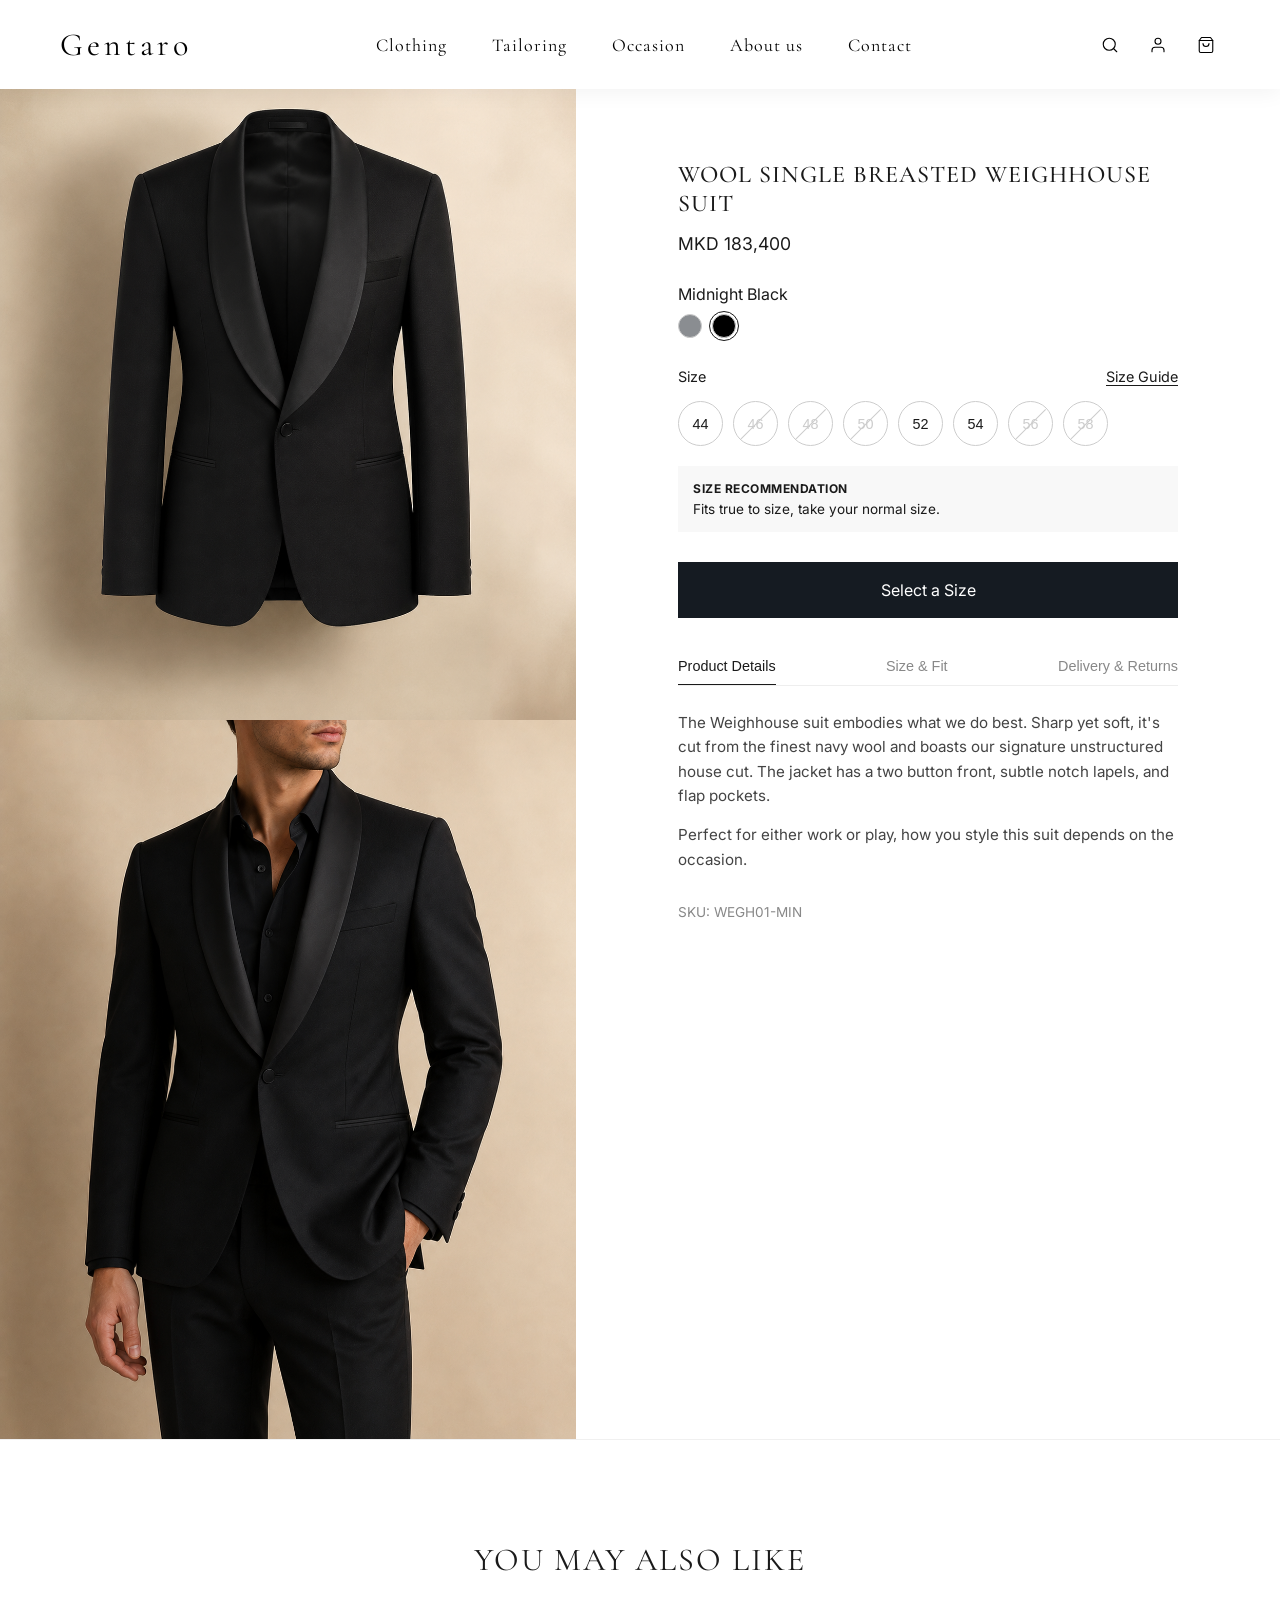
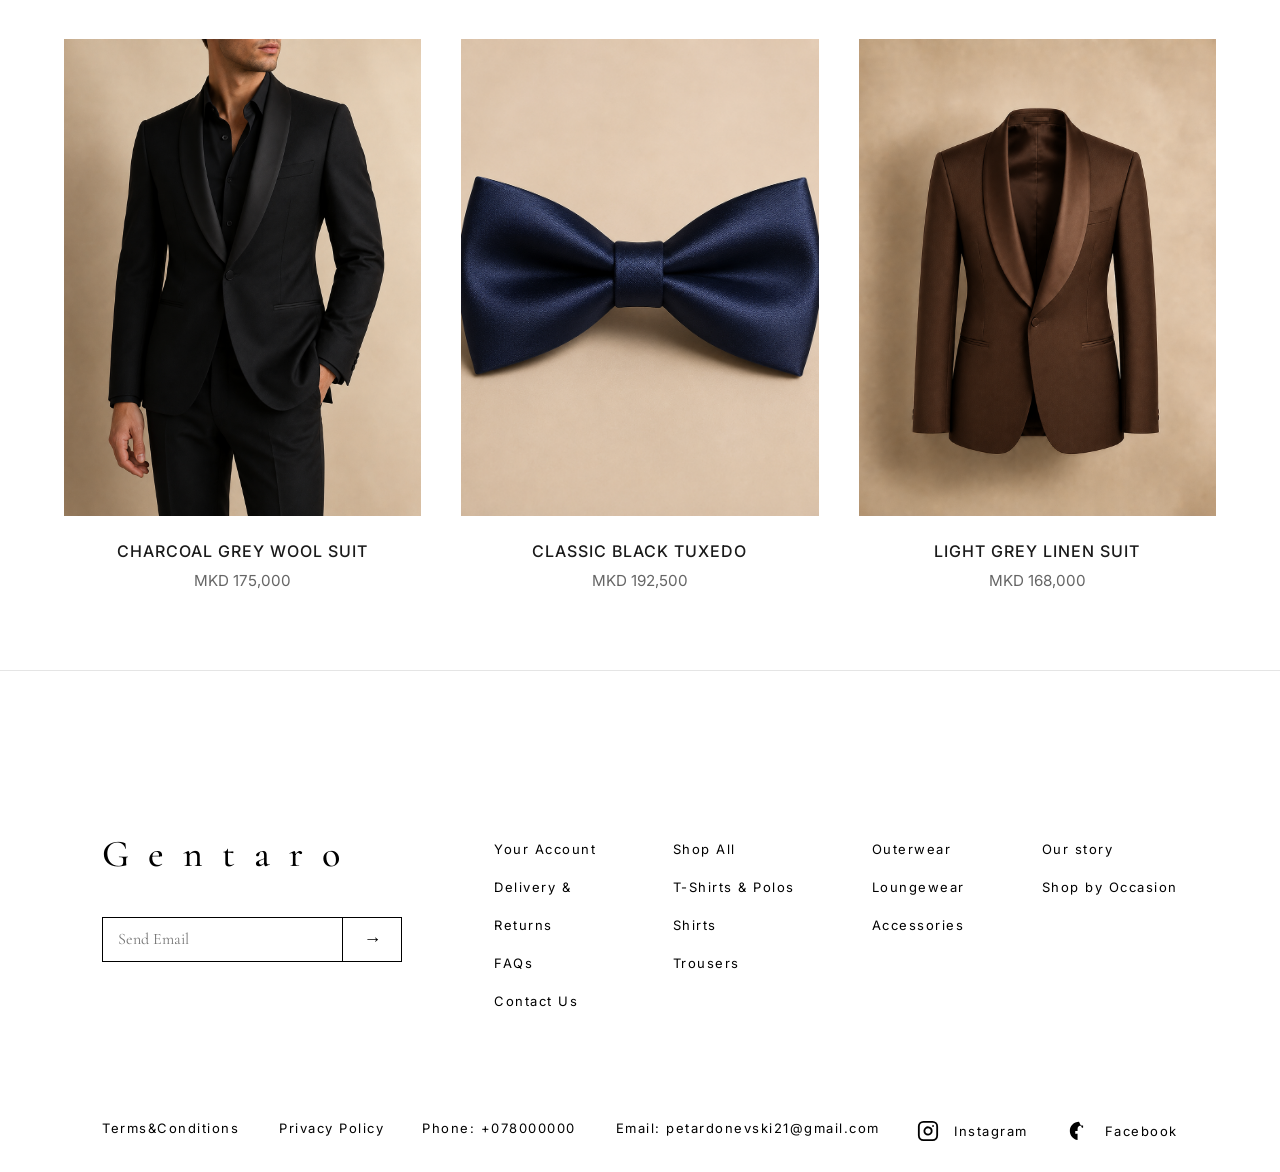
<file: PRODUCTS/index.html>
<!DOCTYPE html>
<html lang="en">
<head>
    <meta charset="UTF-8">
    <meta name="viewport" content="width=device-width, initial-scale=1.0">
    <title>Gentaro - Weighhouse Suit</title>
    <link href="https://fonts.googleapis.com/css2?family=Cormorant+Garamond:wght@400;500;600&family=Inter:wght@300;400;500;700&display=swap" rel="stylesheet">
    <link rel="stylesheet" href="style.css">
    <script src="script.js" defer></script>
</head>
<body>
      <header class="site-header">
    <a href="../index.html" class="logo">Gentaro</a>

    <nav class="nav-links">
        <!-- CLOTHING -->
        <div class="clothing-wrapper nav-item">
            <a href="#">Clothing</a>
            <div class="mega-menu">
                <div class="mega-menu-left">
                    <div class="mega-menu-column">
                        <h4>Categories</h4>
                        <a href="../SUITS/suits.html">Shop All</a>
                        <a href="../SUITS/suits.html">Suits</a>
                        <a href="../SUITS/suits.html">Outerwear</a>
                        <a href="../SUITS/suits.html">Accessories</a>
                    </div>
                    <div class="mega-menu-column">
                        <h4>Explore</h4>
                        <a href="#">New Arrivals</a>
                        <a href="#">Must Have</a>
                        <a href="#">Summer 2026</a>
                    </div>
                </div>
                <div class="mega-menu-right">
                    <div class="mega-img-wrapper">
                        <img src="../slikizaprva/levoclothing.png" alt="">
                    </div>
                    <div class="mega-img-wrapper">
                        <img src="../slikizaprva/clothingdesno.png" alt="">
                    </div>
                </div>
            </div>
        </div>

        <!-- TAILORING -->
        <div class="tailoring-wrapper nav-item">
            <a href="#">Tailoring</a>
            <div class="mega-menu">
                <div class="tailoring-grid">
                    <a href="#" class="tailoring-card">
                        <img src="../slikizaprva/BESPOKETAILORING.png" alt="">
                        <div class="card-overlay"></div>
                        <span class="card-title">Bespoke Tailoring</span>
                    </a>
                    <a href="#" class="tailoring-card">
                        <img src="../slikizaprva/MEASURE.png" alt="">
                        <div class="card-overlay"></div>
                        <span class="card-title">Made to Measure</span>
                    </a>
                    <a href="../TAILORING/tailoring.html" class="tailoring-card">
                        <img src="../slikizaprva/PROCESS.jpg" alt="">
                        <div class="card-overlay"></div>
                        <span class="card-title">The Process</span>
                    </a>
                </div>
            </div>
        </div>

        <!-- OCCASION -->
        <div class="occasion-wrapper nav-item">
            <a href="#">Occasion</a>
            <div class="mega-menu">
                <div class="occasion-left">
                    <div class="mega-menu-column">
                        <h4>Special Occasions</h4>
                        <a href="#">Party Season</a>
                        <a href="#">Wedding</a>
                        <a href="#">Date Night</a>
                        <a href="#">Black Tie</a>
                        <h4 style="margin-top: 30px;">Everyday</h4>
                        <a href="#">Weekend</a>
                        <a href="#">Work</a>
                    </div>
                </div>
                <div class="occasion-right">
                    <a href="#" class="occasion-card">
                        <img src="../slikizaprva/occasioneden.png" alt="">
                        <div class="card-overlay"></div>
                        <span class="card-title">Work</span>
                    </a>
                    <a href="#" class="occasion-card">
                        <img src="../slikizaprva/occasiondva.png" alt="">
                        <div class="card-overlay"></div>
                        <span class="card-title">Party</span>
                    </a>
                    <a href="#" class="occasion-card">
                        <img src="../slikizaprva/occasiontri.png" alt="">
                        <div class="card-overlay"></div>
                        <span class="card-title">Weekend</span>
                    </a>
                </div>
            </div>
        </div>

        <a href="../ABOUT/about.html">About us</a>
        <a href="../CONTACT/contact.html">Contact</a>
    </nav>

    <div class="header-icons">
        <button class="icon-btn" aria-label="Search">
            <svg width="18" height="18" viewBox="0 0 24 24" fill="none" stroke="currentColor" stroke-width="1.5" stroke-linecap="round" stroke-linejoin="round"><circle cx="11" cy="11" r="8"></circle><line x1="21" y1="21" x2="16.65" y2="16.65"></line></svg>
        </button>
        
        <a href="../LOGIN/login.html" class="icon-btn desktop-profile" aria-label="Profile">
            <svg width="18" height="18" viewBox="0 0 24 24" fill="none" stroke="currentColor" stroke-width="1.5" stroke-linecap="round" stroke-linejoin="round"><path d="M20 21v-2a4 4 0 0 0-4-4H8a4 4 0 0 0-4 4v2"></path><circle cx="12" cy="7" r="4"></circle></svg>
        </a>
        
        <button class="icon-btn" aria-label="Cart">
            <svg width="18" height="18" viewBox="0 0 24 24" fill="none" stroke="currentColor" stroke-width="1.5" stroke-linecap="round" stroke-linejoin="round"><path d="M6 2L3 6v14a2 2 0 0 0 2 2h14a2 2 0 0 0 2-2V6l-3-4z"></path><line x1="3" y1="6" x2="21" y2="6"></line><path d="M16 10a4 4 0 0 1-8 0"></path></svg>
        </button>

        <!-- ХАМБУРГЕР МЕНИ ЗА МОБИЛЕН -->
        <button class="icon-btn mobile-hamburger" id="mobileMenuOpenBtn" aria-label="Menu" style="display: none;">
            <svg width="22" height="22" viewBox="0 0 24 24" fill="none" stroke="currentColor" stroke-width="1.5" stroke-linecap="round" stroke-linejoin="round"><line x1="3" y1="12" x2="21" y2="12"></line><line x1="3" y1="6" x2="21" y2="6"></line><line x1="3" y1="18" x2="21" y2="18"></line></svg>
        </button>
    </div>
</header>
    
<section class="product-section">
    <!-- Сликите си остануваат чисти како што си беа на почетокот -->
    <div class="product-images">
        <img src="../SUITS/slikiodela/crnoprvo.png" alt="Navy Wool Suit Front">
        <img src="../SUITS/slikiodela/crnoprvohover.png" alt="Navy Wool Suit Detail">
    </div>

    <!-- ТОЧКИТЕ ГИ СТАВАМЕ ТУКА: Помеѓу сликите и деталите -->
    <div class="swiper-dots">
        <span class="dot active"></span>
        <span class="dot"></span>
    </div>
    <div class="product-details">
        <div class="details-content">
            <h1 class="product-title">Wool Single Breasted Weighhouse Suit</h1>
            <p class="product-price">MKD 183,400</p>
            
            <div class="color-selection">
                <p>Midnight Black</p>
                <div class="color-options">
                    <button class="color-btn grey"></button>
                    <button class="color-btn navy active"></button>
                </div>
            </div>

            <div class="size-selection">
                <div class="size-header">
                    <span>Size</span>
                    <a href="#" class="size-guide">Size Guide</a>
                </div>
                <div class="size-options">
                    <button class="size-btn">44</button>
                    <button class="size-btn disabled">46</button>
                    <button class="size-btn disabled">48</button>
                    <button class="size-btn disabled">50</button>
                    <button class="size-btn">52</button>
                    <button class="size-btn">54</button>
                    <button class="size-btn disabled">56</button>
                    <button class="size-btn disabled">58</button>
                </div>
            </div>

            <div class="size-recommendation">
                <strong>SIZE RECOMMENDATION</strong>
                <p>Fits true to size, take your normal size.</p>
            </div>

            <button class="add-to-cart-btn">Select a Size</button>

            <div class="product-accordion">
                <div class="accordion-tabs">
                    <button class="tab active" data-target="tab-details">Product Details</button>
                    <button class="tab" data-target="tab-size">Size & Fit</button>
                    <button class="tab" data-target="tab-delivery">Delivery & Returns</button>
                </div>
                
                <div class="accordion-content-wrapper">
                    <div class="tab-pane active" id="tab-details">
                        <p>The Weighhouse suit embodies what we do best. Sharp yet soft, it's cut from the finest navy wool and boasts our signature unstructured house cut. The jacket has a two button front, subtle notch lapels, and flap pockets.</p>
                        <p>Perfect for either work or play, how you style this suit depends on the occasion.</p>
                        <p class="sku">SKU: WEGH01-MIN</p>
                    </div>
                    
                    <div class="tab-pane" id="tab-size">
                        <p><strong>Fit:</strong> Tailored slim fit. We recommend sizing up if you prefer a slightly looser, traditional drape.</p>
                        <p><strong>Model:</strong> Our model is 185cm (6'1") tall, has a 98cm (38.5") chest, and wears a size 48 jacket.</p>
                        <p><strong>Trousers:</strong> Supplied unhemmed so they can be tailored to your exact length. Featuring a comfortable mid-rise waist.</p>
                    </div>
                    
                    <div class="tab-pane" id="tab-delivery">
                        <p><strong>Delivery:</strong> Free standard shipping on all orders over MKD 15,000. Express delivery (1-2 business days) is available at checkout.</p>
                        <p><strong>Returns:</strong> We offer a 14-day free return policy for unworn items with original tags still attached. Custom altered suits cannot be returned.</p>
                    </div>
                </div>
            </div>
        </div>
    </div>
</section>

<section class="similar-products">
    <h2 class="similar-title">You May Also Like</h2>
    
    <div class="similar-grid">
        <a href="#" class="similar-card">
            <div class="similar-img-wrapper">
                <img src="../SUITS/slikiodela/crnoprvohover.png" alt="Charcoal Grey Suit">
            </div>
            <div class="similar-info">
                <h3>Charcoal Grey Wool Suit</h3>
                <p>MKD 175,000</p>
            </div>
        </a>
        
        <a href="#" class="similar-card">
            <div class="similar-img-wrapper">
                <img src="../SUITS/slikiodela/mashna.png" alt="Classic Black Tuxedo">
            </div>
            <div class="similar-info">
                <h3>Classic Black Tuxedo</h3>
                <p>MKD 192,500</p>
            </div>
        </a>

        <a href="#" class="similar-card">
            <div class="similar-img-wrapper">
                <img src="../SUITS/slikiodela/kafeavo.png" alt="Light Grey Linen Suit">
            </div>
            <div class="similar-info">
                <h3>Light Grey Linen Suit</h3>
                <p>MKD 168,000</p>
            </div>
        </a>
    </div>
</section>

<footer class="site-footer">
    <div class="footer-top">
        <div class="footer-left">
            <h2 class="footer-logo">G e n t a r o</h2>
            <div class="newsletter-box">
                <input type="email" placeholder="Send Email" class="newsletter-input">
                <button class="newsletter-btn">→</button>
            </div>
        </div>
        
        <div class="footer-links">
            <div class="link-column">
                <a href="#" class="footer-link">Your Account</a>
                <a href="#" class="footer-link">Delivery &</a>
                <a href="#" class="footer-link">Returns</a>
                <a href="#" class="footer-link">FAQs</a>
                <a href="#" class="footer-link">Contact Us</a>
            </div>
            <div class="link-column">
                <a href="#" class="footer-link">Shop All</a>
                <a href="#" class="footer-link">T-Shirts & Polos</a>
                <a href="#" class="footer-link">Shirts</a>
                <a href="#" class="footer-link">Trousers</a>
            </div>
            <div class="link-column">
                <a href="#" class="footer-link">Outerwear</a>
                <a href="#" class="footer-link">Loungewear</a>
                <a href="#" class="footer-link">Accessories</a>
            </div>
            <div class="link-column">
                <a href="#" class="footer-link">Our story</a>
                <a href="#" class="footer-link">Shop by Occasion</a>
            </div>
        </div>
    </div>

    <div class="footer-bottom">
        <div class="bottom-left">
            <a href="#" class="footer-link">Terms&Conditions</a>
            <a href="#" class="footer-link">Privacy Policy</a>
        </div>
        
        <div class="bottom-center">
            <p>Phone: +078000000</p>
            <p>Email: petardonevski21@gmail.com</p>
        </div>
        
        <div class="bottom-right">
            <a href="#" class="footer-link social-link">
                <svg class="social-icon" viewBox="0 0 24 24" fill="none" stroke="currentColor" stroke-width="2" stroke-linecap="round" stroke-linejoin="round">
                    <rect x="2" y="2" width="20" height="20" rx="5" ry="5"></rect>
                    <path d="M16 11.37A4 4 0 1 1 12.63 8 4 4 0 0 1 16 11.37z"></path>
                    <line x1="17.5" y1="6.5" x2="17.51" y2="6.5"></line>
                </svg>
                Instagram
            </a>
            <a href="#" class="footer-link social-link">
                <svg class="social-icon" viewBox="0 0 24 24" fill="currentColor">
                    <path d="M12 2C6.477 2 2 6.477 2 12c0 4.991 3.657 9.128 8.438 9.878v-6.987h-2.54V12h2.54V9.797c0-2.506 1.492-3.89 3.777-3.89 1.094 0 2.238.195 2.238.195v2.46h-1.26c-1.243 0-1.63 1.562V12h2.773l-.443 2.89h-2.33v6.988C18.343 21.128 22 16.991 22 12c0-5.523-4.477-10-10-10z"></path>
                </svg>
                Facebook
            </a>
        </div>
    </div>
</footer>

<!-- SEARCH PANEL -->
<div class="search-overlay" id="searchOverlay"></div>
<div class="search-panel" id="searchPanel">
    <button class="search-close-btn" id="searchCloseBtn" aria-label="Close Search">
        <svg width="28" height="28" viewBox="0 0 24 24" fill="none" stroke="currentColor" stroke-width="1" stroke-linecap="round" stroke-linejoin="round"><line x1="18" y1="6" x2="6" y2="18"></line><line x1="6" y1="6" x2="18" y2="18"></line></svg>
    </button>
    <div class="search-content">
        <h2 class="search-title">Search</h2>
        <div class="search-input-wrapper">
            <input type="text" class="search-input" placeholder="What are you looking for?">
            <button class="search-submit-btn">
                <svg width="22" height="22" viewBox="0 0 24 24" fill="none" stroke="currentColor" stroke-width="1.5" stroke-linecap="round" stroke-linejoin="round"><circle cx="11" cy="11" r="8"></circle><line x1="21" y1="21" x2="16.65" y2="16.65"></line></svg>
            </button>
        </div>
        <div class="search-suggestions">
            <h3 class="suggestions-heading">Search Suggestions</h3>
            <ul class="suggestions-list">
                <li><a href="../SUITS/suits.html">Suits & Tailoring</a></li>
                <li><a href="#">New Arrivals</a></li>
                <li><a href="#">Summer 2026 Collection</a></li>
                <li><a href="#">Accessories</a></li>
            </ul>
        </div>
    </div>
</div>

<!-- CART PANEL -->
<div class="cart-overlay" id="cartOverlay"></div>
<div class="cart-panel" id="cartPanel">
    <div class="cart-header">
        <h2 class="cart-title">Shopping Bag</h2>
        <button class="cart-close-btn" id="cartCloseBtn" aria-label="Close Cart">
            <svg width="24" height="24" viewBox="0 0 24 24" fill="none" stroke="currentColor" stroke-width="1" stroke-linecap="round" stroke-linejoin="round"><line x1="18" y1="6" x2="6" y2="18"></line><line x1="6" y1="6" x2="18" y2="18"></line></svg>
        </button>
    </div>
    
    <div class="cart-content">
        <div class="cart-item">
            <div class="cart-item-img-wrapper">
                <img src="../PRODUCTS6CRVENO/slikiodela/crveno.png" alt="Graphite Tailoring" class="cart-item-img">
            </div>
            <div class="cart-item-details">
                <div class="cart-item-top">
                    <h3 class="cart-item-name">Graphite Tailoring</h3>
                    <div class="price-container">
                        <span class="currency">€</span>
                        <p class="cart-item-price">1,250.00</p>
                    </div>
                </div>
                <p class="cart-item-meta">Color: Charcoal</p>
                <p class="cart-item-meta">Size: 40R</p>
                <div class="cart-item-bottom">
                    <div class="cart-quantity">
                        <button class="qty-btn">-</button>
                        <span class="qty-num">1</span>
                        <button class="qty-btn">+</button>
                    </div>
                    <button class="cart-item-remove">Remove</button>
                </div>
            </div>
        </div>
    </div>

    <div class="cart-footer">
        <div class="cart-subtotal">
            <span>SUBTOTAL</span>
            <span>€ 1,250.00</span>
        </div>
        <p class="cart-shipping-note">Taxes and shipping calculated at checkout.</p>
        <button class="cart-checkout-btn">PROCEED TO CHECKOUT</button>
    </div>
</div>

<!-- МОБИЛНО МЕНИ (СЕ ПОЈАВУВА ОД ЛЕВО) -->
<div class="mobile-menu-panel" id="mobileMenuPanel">
    <div class="mobile-menu-top">
        <a href="../LOGIN/login.html" class="mobile-icon" aria-label="Profile">
            <svg width="22" height="22" viewBox="0 0 24 24" fill="none" stroke="currentColor" stroke-width="1.5" stroke-linecap="round" stroke-linejoin="round"><path d="M20 21v-2a4 4 0 0 0-4-4H8a4 4 0 0 0-4 4v2"></path><circle cx="12" cy="7" r="4"></circle></svg>
        </a>
        <a href="../index.html" class="mobile-logo">Gentaro</a>
        <button class="mobile-close-btn" id="mobileMenuCloseBtn">
            <svg width="24" height="24" viewBox="0 0 24 24" fill="none" stroke="currentColor" stroke-width="1" stroke-linecap="round" stroke-linejoin="round"><line x1="18" y1="6" x2="6" y2="18"></line><line x1="6" y1="6" x2="18" y2="18"></line></svg>
        </button>
    </div>
    
    <div class="mobile-menu-content">
        <!-- Clothing -->
        <div class="mobile-accordion">
            <button class="mobile-accordion-btn">Clothing <span class="caret">v</span></button>
            <div class="mobile-accordion-body">
                <h4 class="mob-cat-title">CATEGORIES</h4>
                <a href="../SUITS/suits.html">Shop All</a>
                <a href="../SUITS/suits.html">Suits</a>
                <a href="../SUITS/suits.html">Outerwear</a>
                <a href="../SUITS/suits.html">Accessories</a>
                <div class="mob-cat-images">
                    <img src="../slikizaprva/levoclothing.png" alt="">
                    <img src="../slikizaprva/clothingdesno.png" alt="">
                </div>
            </div>
        </div>

        <!-- Tailoring -->
        <div class="mobile-accordion">
            <button class="mobile-accordion-btn">Tailoring <span class="caret">v</span></button>
            <div class="mobile-accordion-body">
                <a href="#">Bespoke Tailoring</a>
                <a href="#">Made to Measure</a>
                <a href="../TAILORING/tailoring.html">The Process</a>
            </div>
        </div>

        <!-- Occasion -->
        <div class="mobile-accordion">
            <button class="mobile-accordion-btn">Occasion <span class="caret">v</span></button>
            <div class="mobile-accordion-body">
                <a href="#">Party Season</a>
                <a href="#">Wedding</a>
                <a href="#">Work</a>
            </div>
        </div>

        <a href="../ABOUT/about.html" class="mobile-single-link">About us <span class="caret">v</span></a>
        <a href="../CONTACT/contact.html" class="mobile-single-link">Contact <span class="caret">v</span></a>
    </div>
</div>

</body>
</html>
</file>
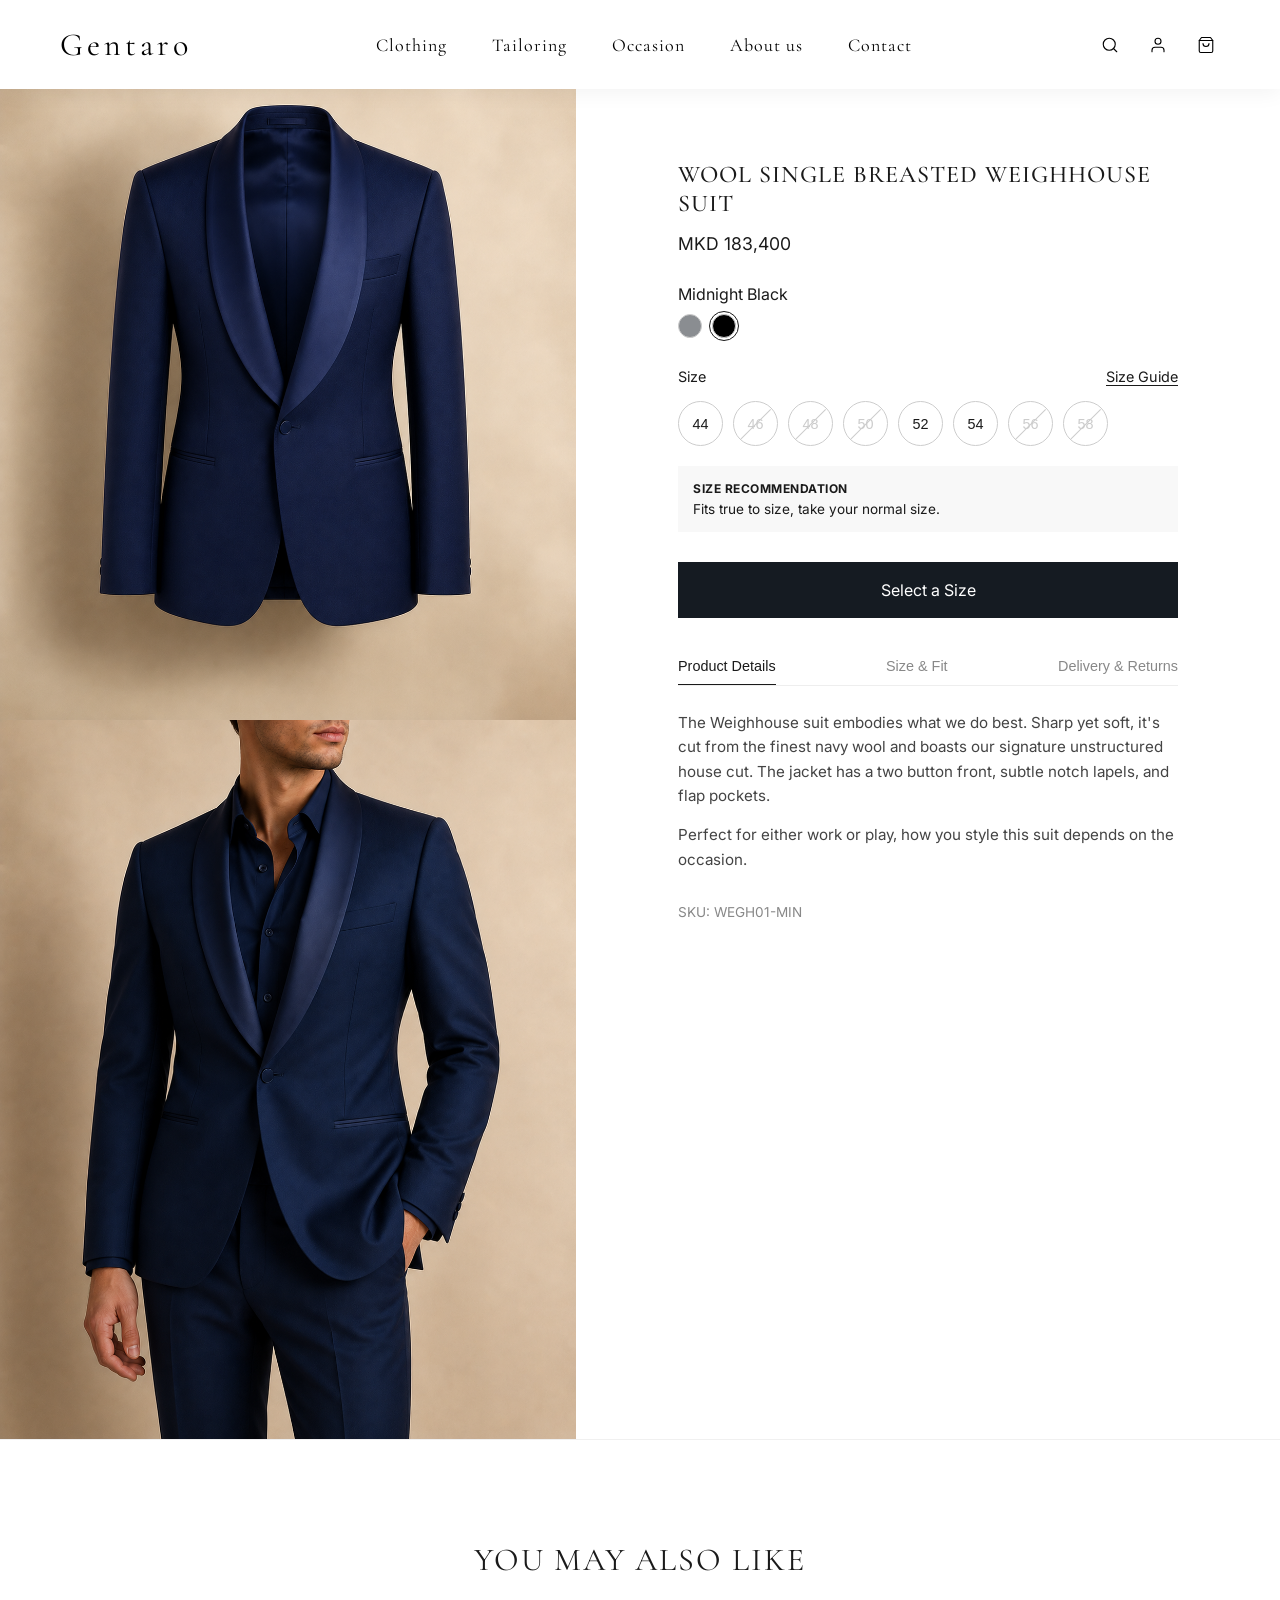
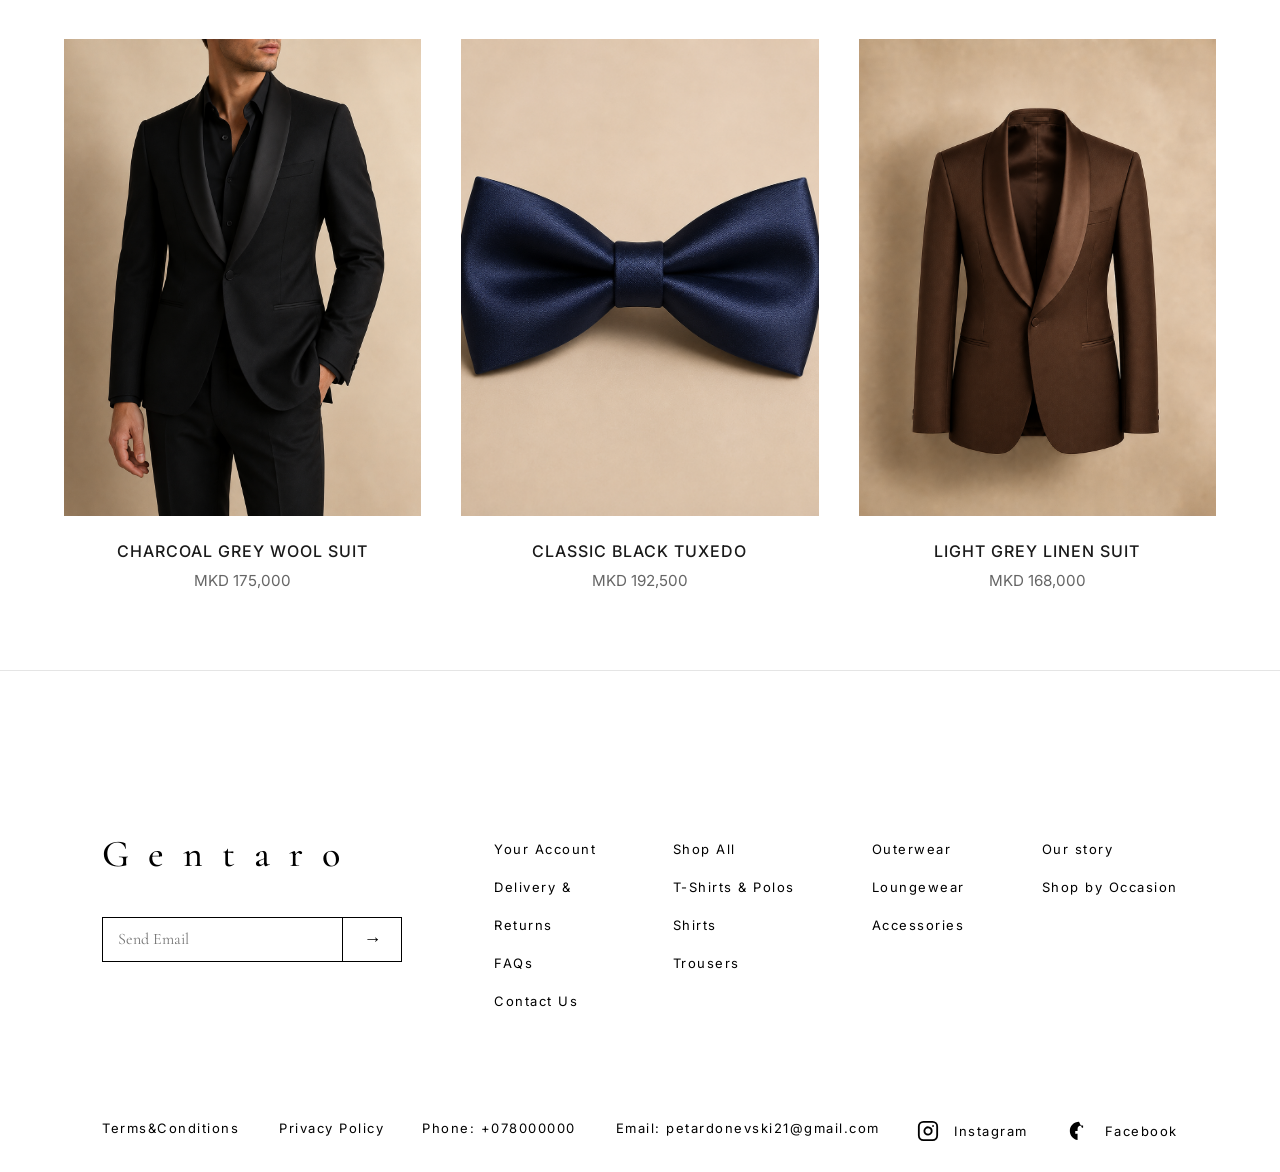
<file: PRODUCTS2PLAVO/index.html>
<!DOCTYPE html>
<html lang="en">
<head>
    <meta charset="UTF-8">
    <meta name="viewport" content="width=device-width, initial-scale=1.0">
    <title>Gentaro - Weighhouse Suit</title>
    <link href="https://fonts.googleapis.com/css2?family=Cormorant+Garamond:wght@400;500;600&family=Inter:wght@300;400;500;700&display=swap" rel="stylesheet">
    <link rel="stylesheet" href="style.css">
    <script src="script.js" defer></script>
</head>
<body>
      <header class="site-header">
    <a href="../index.html" class="logo">Gentaro</a>

    <nav class="nav-links">
        <!-- CLOTHING -->
        <div class="clothing-wrapper nav-item">
            <a href="#">Clothing</a>
            <div class="mega-menu">
                <div class="mega-menu-left">
                    <div class="mega-menu-column">
                        <h4>Categories</h4>
                        <a href="../SUITS/suits.html">Shop All</a>
                        <a href="../SUITS/suits.html">Suits</a>
                        <a href="../SUITS/suits.html">Outerwear</a>
                        <a href="../SUITS/suits.html">Accessories</a>
                    </div>
                    <div class="mega-menu-column">
                        <h4>Explore</h4>
                        <a href="#">New Arrivals</a>
                        <a href="#">Must Have</a>
                        <a href="#">Summer 2026</a>
                    </div>
                </div>
                <div class="mega-menu-right">
                    <div class="mega-img-wrapper">
                        <img src="../slikizaprva/levoclothing.png" alt="">
                    </div>
                    <div class="mega-img-wrapper">
                        <img src="../slikizaprva/clothingdesno.png" alt="">
                    </div>
                </div>
            </div>
        </div>

        <!-- TAILORING -->
        <div class="tailoring-wrapper nav-item">
            <a href="#">Tailoring</a>
            <div class="mega-menu">
                <div class="tailoring-grid">
                    <a href="#" class="tailoring-card">
                        <img src="../slikizaprva/BESPOKETAILORING.png" alt="">
                        <div class="card-overlay"></div>
                        <span class="card-title">Bespoke Tailoring</span>
                    </a>
                    <a href="#" class="tailoring-card">
                        <img src="../slikizaprva/MEASURE.png" alt="">
                        <div class="card-overlay"></div>
                        <span class="card-title">Made to Measure</span>
                    </a>
                    <a href="../TAILORING/tailoring.html" class="tailoring-card">
                        <img src="../slikizaprva/PROCESS.jpg" alt="">
                        <div class="card-overlay"></div>
                        <span class="card-title">The Process</span>
                    </a>
                </div>
            </div>
        </div>

        <!-- OCCASION -->
        <div class="occasion-wrapper nav-item">
            <a href="#">Occasion</a>
            <div class="mega-menu">
                <div class="occasion-left">
                    <div class="mega-menu-column">
                        <h4>Special Occasions</h4>
                        <a href="#">Party Season</a>
                        <a href="#">Wedding</a>
                        <a href="#">Date Night</a>
                        <a href="#">Black Tie</a>
                        <h4 style="margin-top: 30px;">Everyday</h4>
                        <a href="#">Weekend</a>
                        <a href="#">Work</a>
                    </div>
                </div>
                <div class="occasion-right">
                    <a href="#" class="occasion-card">
                        <img src="../slikizaprva/occasioneden.png" alt="">
                        <div class="card-overlay"></div>
                        <span class="card-title">Work</span>
                    </a>
                    <a href="#" class="occasion-card">
                        <img src="../slikizaprva/occasiondva.png" alt="">
                        <div class="card-overlay"></div>
                        <span class="card-title">Party</span>
                    </a>
                    <a href="#" class="occasion-card">
                        <img src="../slikizaprva/occasiontri.png" alt="">
                        <div class="card-overlay"></div>
                        <span class="card-title">Weekend</span>
                    </a>
                </div>
            </div>
        </div>

        <a href="../ABOUT/about.html">About us</a>
        <a href="../CONTACT/contact.html">Contact</a>
    </nav>

    <div class="header-icons">
        <button class="icon-btn" aria-label="Search">
            <svg width="18" height="18" viewBox="0 0 24 24" fill="none" stroke="currentColor" stroke-width="1.5" stroke-linecap="round" stroke-linejoin="round"><circle cx="11" cy="11" r="8"></circle><line x1="21" y1="21" x2="16.65" y2="16.65"></line></svg>
        </button>
        
        <a href="../LOGIN/login.html" class="icon-btn desktop-profile" aria-label="Profile">
            <svg width="18" height="18" viewBox="0 0 24 24" fill="none" stroke="currentColor" stroke-width="1.5" stroke-linecap="round" stroke-linejoin="round"><path d="M20 21v-2a4 4 0 0 0-4-4H8a4 4 0 0 0-4 4v2"></path><circle cx="12" cy="7" r="4"></circle></svg>
        </a>
        
        <button class="icon-btn" aria-label="Cart">
            <svg width="18" height="18" viewBox="0 0 24 24" fill="none" stroke="currentColor" stroke-width="1.5" stroke-linecap="round" stroke-linejoin="round"><path d="M6 2L3 6v14a2 2 0 0 0 2 2h14a2 2 0 0 0 2-2V6l-3-4z"></path><line x1="3" y1="6" x2="21" y2="6"></line><path d="M16 10a4 4 0 0 1-8 0"></path></svg>
        </button>

        <!-- ХАМБУРГЕР МЕНИ ЗА МОБИЛЕН -->
        <button class="icon-btn mobile-hamburger" id="mobileMenuOpenBtn" aria-label="Menu" style="display: none;">
            <svg width="22" height="22" viewBox="0 0 24 24" fill="none" stroke="currentColor" stroke-width="1.5" stroke-linecap="round" stroke-linejoin="round"><line x1="3" y1="12" x2="21" y2="12"></line><line x1="3" y1="6" x2="21" y2="6"></line><line x1="3" y1="18" x2="21" y2="18"></line></svg>
        </button>
    </div>
</header>

<section class="product-section">
    <div class="product-images">
        <img src="../SUITS/slikiodela/vtoro.png" alt="Navy Wool Suit Front">
        <img src="../SUITS/slikiodela/vtorohover.png" alt="Navy Wool Suit Detail">
    </div>

    <div class="product-details">
        <div class="details-content">
            <h1 class="product-title">Wool Single Breasted Weighhouse Suit</h1>
            <p class="product-price">MKD 183,400</p>
            
            <div class="color-selection">
                <p>Midnight Black</p>
                <div class="color-options">
                    <button class="color-btn grey"></button>
                    <button class="color-btn navy active"></button>
                </div>
            </div>

            <div class="size-selection">
                <div class="size-header">
                    <span>Size</span>
                    <a href="#" class="size-guide">Size Guide</a>
                </div>
                <div class="size-options">
                    <button class="size-btn">44</button>
                    <button class="size-btn disabled">46</button>
                    <button class="size-btn disabled">48</button>
                    <button class="size-btn disabled">50</button>
                    <button class="size-btn">52</button>
                    <button class="size-btn">54</button>
                    <button class="size-btn disabled">56</button>
                    <button class="size-btn disabled">58</button>
                </div>
            </div>

            <div class="size-recommendation">
                <strong>SIZE RECOMMENDATION</strong>
                <p>Fits true to size, take your normal size.</p>
            </div>

            <button class="add-to-cart-btn">Select a Size</button>

            <div class="product-accordion">
                <div class="accordion-tabs">
                    <button class="tab active" data-target="tab-details">Product Details</button>
                    <button class="tab" data-target="tab-size">Size & Fit</button>
                    <button class="tab" data-target="tab-delivery">Delivery & Returns</button>
                </div>
                
                <div class="accordion-content-wrapper">
                    <div class="tab-pane active" id="tab-details">
                        <p>The Weighhouse suit embodies what we do best. Sharp yet soft, it's cut from the finest navy wool and boasts our signature unstructured house cut. The jacket has a two button front, subtle notch lapels, and flap pockets.</p>
                        <p>Perfect for either work or play, how you style this suit depends on the occasion.</p>
                        <p class="sku">SKU: WEGH01-MIN</p>
                    </div>
                    
                    <div class="tab-pane" id="tab-size">
                        <p><strong>Fit:</strong> Tailored slim fit. We recommend sizing up if you prefer a slightly looser, traditional drape.</p>
                        <p><strong>Model:</strong> Our model is 185cm (6'1") tall, has a 98cm (38.5") chest, and wears a size 48 jacket.</p>
                        <p><strong>Trousers:</strong> Supplied unhemmed so they can be tailored to your exact length. Featuring a comfortable mid-rise waist.</p>
                    </div>
                    
                    <div class="tab-pane" id="tab-delivery">
                        <p><strong>Delivery:</strong> Free standard shipping on all orders over MKD 15,000. Express delivery (1-2 business days) is available at checkout.</p>
                        <p><strong>Returns:</strong> We offer a 14-day free return policy for unworn items with original tags still attached. Custom altered suits cannot be returned.</p>
                    </div>
                </div>
            </div>
        </div>
    </div>
</section>

<section class="similar-products">
    <h2 class="similar-title">You May Also Like</h2>
    
    <div class="similar-grid">
        <a href="#" class="similar-card">
            <div class="similar-img-wrapper">
                <img src="../SUITS/slikiodela/crnoprvohover.png" alt="Charcoal Grey Suit">
            </div>
            <div class="similar-info">
                <h3>Charcoal Grey Wool Suit</h3>
                <p>MKD 175,000</p>
            </div>
        </a>
        
        <a href="#" class="similar-card">
            <div class="similar-img-wrapper">
                <img src="../SUITS/slikiodela/mashna.png" alt="Classic Black Tuxedo">
            </div>
            <div class="similar-info">
                <h3>Classic Black Tuxedo</h3>
                <p>MKD 192,500</p>
            </div>
        </a>

        <a href="#" class="similar-card">
            <div class="similar-img-wrapper">
                <img src="../SUITS/slikiodela/kafeavo.png" alt="Light Grey Linen Suit">
            </div>
            <div class="similar-info">
                <h3>Light Grey Linen Suit</h3>
                <p>MKD 168,000</p>
            </div>
        </a>
    </div>
</section>

<footer class="site-footer">
    <div class="footer-top">
        <div class="footer-left">
            <h2 class="footer-logo">G e n t a r o</h2>
            <div class="newsletter-box">
                <input type="email" placeholder="Send Email" class="newsletter-input">
                <button class="newsletter-btn">→</button>
            </div>
        </div>
        
        <div class="footer-links">
            <div class="link-column">
                <a href="#" class="footer-link">Your Account</a>
                <a href="#" class="footer-link">Delivery &</a>
                <a href="#" class="footer-link">Returns</a>
                <a href="#" class="footer-link">FAQs</a>
                <a href="#" class="footer-link">Contact Us</a>
            </div>
            <div class="link-column">
                <a href="#" class="footer-link">Shop All</a>
                <a href="#" class="footer-link">T-Shirts & Polos</a>
                <a href="#" class="footer-link">Shirts</a>
                <a href="#" class="footer-link">Trousers</a>
            </div>
            <div class="link-column">
                <a href="#" class="footer-link">Outerwear</a>
                <a href="#" class="footer-link">Loungewear</a>
                <a href="#" class="footer-link">Accessories</a>
            </div>
            <div class="link-column">
                <a href="#" class="footer-link">Our story</a>
                <a href="#" class="footer-link">Shop by Occasion</a>
            </div>
        </div>
    </div>

    <div class="footer-bottom">
        <div class="bottom-left">
            <a href="#" class="footer-link">Terms&Conditions</a>
            <a href="#" class="footer-link">Privacy Policy</a>
        </div>
        
        <div class="bottom-center">
            <p>Phone: +078000000</p>
            <p>Email: petardonevski21@gmail.com</p>
        </div>
        
        <div class="bottom-right">
            <a href="#" class="footer-link social-link">
                <svg class="social-icon" viewBox="0 0 24 24" fill="none" stroke="currentColor" stroke-width="2" stroke-linecap="round" stroke-linejoin="round">
                    <rect x="2" y="2" width="20" height="20" rx="5" ry="5"></rect>
                    <path d="M16 11.37A4 4 0 1 1 12.63 8 4 4 0 0 1 16 11.37z"></path>
                    <line x1="17.5" y1="6.5" x2="17.51" y2="6.5"></line>
                </svg>
                Instagram
            </a>
            <a href="#" class="footer-link social-link">
                <svg class="social-icon" viewBox="0 0 24 24" fill="currentColor">
                    <path d="M12 2C6.477 2 2 6.477 2 12c0 4.991 3.657 9.128 8.438 9.878v-6.987h-2.54V12h2.54V9.797c0-2.506 1.492-3.89 3.777-3.89 1.094 0 2.238.195 2.238.195v2.46h-1.26c-1.243 0-1.63 1.562V12h2.773l-.443 2.89h-2.33v6.988C18.343 21.128 22 16.991 22 12c0-5.523-4.477-10-10-10z"></path>
                </svg>
                Facebook
            </a>
        </div>
    </div>
</footer>

<!-- SEARCH PANEL -->
<div class="search-overlay" id="searchOverlay"></div>
<div class="search-panel" id="searchPanel">
    <button class="search-close-btn" id="searchCloseBtn" aria-label="Close Search">
        <svg width="28" height="28" viewBox="0 0 24 24" fill="none" stroke="currentColor" stroke-width="1" stroke-linecap="round" stroke-linejoin="round"><line x1="18" y1="6" x2="6" y2="18"></line><line x1="6" y1="6" x2="18" y2="18"></line></svg>
    </button>
    <div class="search-content">
        <h2 class="search-title">Search</h2>
        <div class="search-input-wrapper">
            <input type="text" class="search-input" placeholder="What are you looking for?">
            <button class="search-submit-btn">
                <svg width="22" height="22" viewBox="0 0 24 24" fill="none" stroke="currentColor" stroke-width="1.5" stroke-linecap="round" stroke-linejoin="round"><circle cx="11" cy="11" r="8"></circle><line x1="21" y1="21" x2="16.65" y2="16.65"></line></svg>
            </button>
        </div>
        <div class="search-suggestions">
            <h3 class="suggestions-heading">Search Suggestions</h3>
            <ul class="suggestions-list">
                <li><a href="../SUITS/suits.html">Suits & Tailoring</a></li>
                <li><a href="#">New Arrivals</a></li>
                <li><a href="#">Summer 2026 Collection</a></li>
                <li><a href="#">Accessories</a></li>
            </ul>
        </div>
    </div>
</div>

<!-- CART PANEL -->
<div class="cart-overlay" id="cartOverlay"></div>
<div class="cart-panel" id="cartPanel">
    <div class="cart-header">
        <h2 class="cart-title">Shopping Bag</h2>
        <button class="cart-close-btn" id="cartCloseBtn" aria-label="Close Cart">
            <svg width="24" height="24" viewBox="0 0 24 24" fill="none" stroke="currentColor" stroke-width="1" stroke-linecap="round" stroke-linejoin="round"><line x1="18" y1="6" x2="6" y2="18"></line><line x1="6" y1="6" x2="18" y2="18"></line></svg>
        </button>
    </div>
    
    <div class="cart-content">
        <div class="cart-item">
            <div class="cart-item-img-wrapper">
                <img src="../PRODUCTS6CRVENO/slikiodela/crveno.png" alt="Graphite Tailoring" class="cart-item-img">
            </div>
            <div class="cart-item-details">
                <div class="cart-item-top">
                    <h3 class="cart-item-name">Graphite Tailoring</h3>
                    <div class="price-container">
                        <span class="currency">€</span>
                        <p class="cart-item-price">1,250.00</p>
                    </div>
                </div>
                <p class="cart-item-meta">Color: Charcoal</p>
                <p class="cart-item-meta">Size: 40R</p>
                <div class="cart-item-bottom">
                    <div class="cart-quantity">
                        <button class="qty-btn">-</button>
                        <span class="qty-num">1</span>
                        <button class="qty-btn">+</button>
                    </div>
                    <button class="cart-item-remove">Remove</button>
                </div>
            </div>
        </div>
    </div>

    <div class="cart-footer">
        <div class="cart-subtotal">
            <span>SUBTOTAL</span>
            <span>€ 1,250.00</span>
        </div>
        <p class="cart-shipping-note">Taxes and shipping calculated at checkout.</p>
        <button class="cart-checkout-btn">PROCEED TO CHECKOUT</button>
    </div>
</div>

<!-- МОБИЛНО МЕНИ (СЕ ПОЈАВУВА ОД ЛЕВО) -->
<div class="mobile-menu-panel" id="mobileMenuPanel">
    <div class="mobile-menu-top">
        <a href="../LOGIN/login.html" class="mobile-icon" aria-label="Profile">
            <svg width="22" height="22" viewBox="0 0 24 24" fill="none" stroke="currentColor" stroke-width="1.5" stroke-linecap="round" stroke-linejoin="round"><path d="M20 21v-2a4 4 0 0 0-4-4H8a4 4 0 0 0-4 4v2"></path><circle cx="12" cy="7" r="4"></circle></svg>
        </a>
        <a href="../index.html" class="mobile-logo">Gentaro</a>
        <button class="mobile-close-btn" id="mobileMenuCloseBtn">
            <svg width="24" height="24" viewBox="0 0 24 24" fill="none" stroke="currentColor" stroke-width="1" stroke-linecap="round" stroke-linejoin="round"><line x1="18" y1="6" x2="6" y2="18"></line><line x1="6" y1="6" x2="18" y2="18"></line></svg>
        </button>
    </div>
    
    <div class="mobile-menu-content">
        <!-- Clothing -->
        <div class="mobile-accordion">
            <button class="mobile-accordion-btn">Clothing <span class="caret">v</span></button>
            <div class="mobile-accordion-body">
                <h4 class="mob-cat-title">CATEGORIES</h4>
                <a href="../SUITS/suits.html">Shop All</a>
                <a href="../SUITS/suits.html">Suits</a>
                <a href="../SUITS/suits.html">Outerwear</a>
                <a href="../SUITS/suits.html">Accessories</a>
                <div class="mob-cat-images">
                    <img src="../slikizaprva/levoclothing.png" alt="">
                    <img src="../slikizaprva/clothingdesno.png" alt="">
                </div>
            </div>
        </div>

        <!-- Tailoring -->
        <div class="mobile-accordion">
            <button class="mobile-accordion-btn">Tailoring <span class="caret">v</span></button>
            <div class="mobile-accordion-body">
                <a href="#">Bespoke Tailoring</a>
                <a href="#">Made to Measure</a>
                <a href="../TAILORING/tailoring.html">The Process</a>
            </div>
        </div>

        <!-- Occasion -->
        <div class="mobile-accordion">
            <button class="mobile-accordion-btn">Occasion <span class="caret">v</span></button>
            <div class="mobile-accordion-body">
                <a href="#">Party Season</a>
                <a href="#">Wedding</a>
                <a href="#">Work</a>
            </div>
        </div>

        <a href="../ABOUT/about.html" class="mobile-single-link">About us <span class="caret">v</span></a>
        <a href="../CONTACT/contact.html" class="mobile-single-link">Contact <span class="caret">v</span></a>
    </div>
</div>

</body>
</html>
</file>
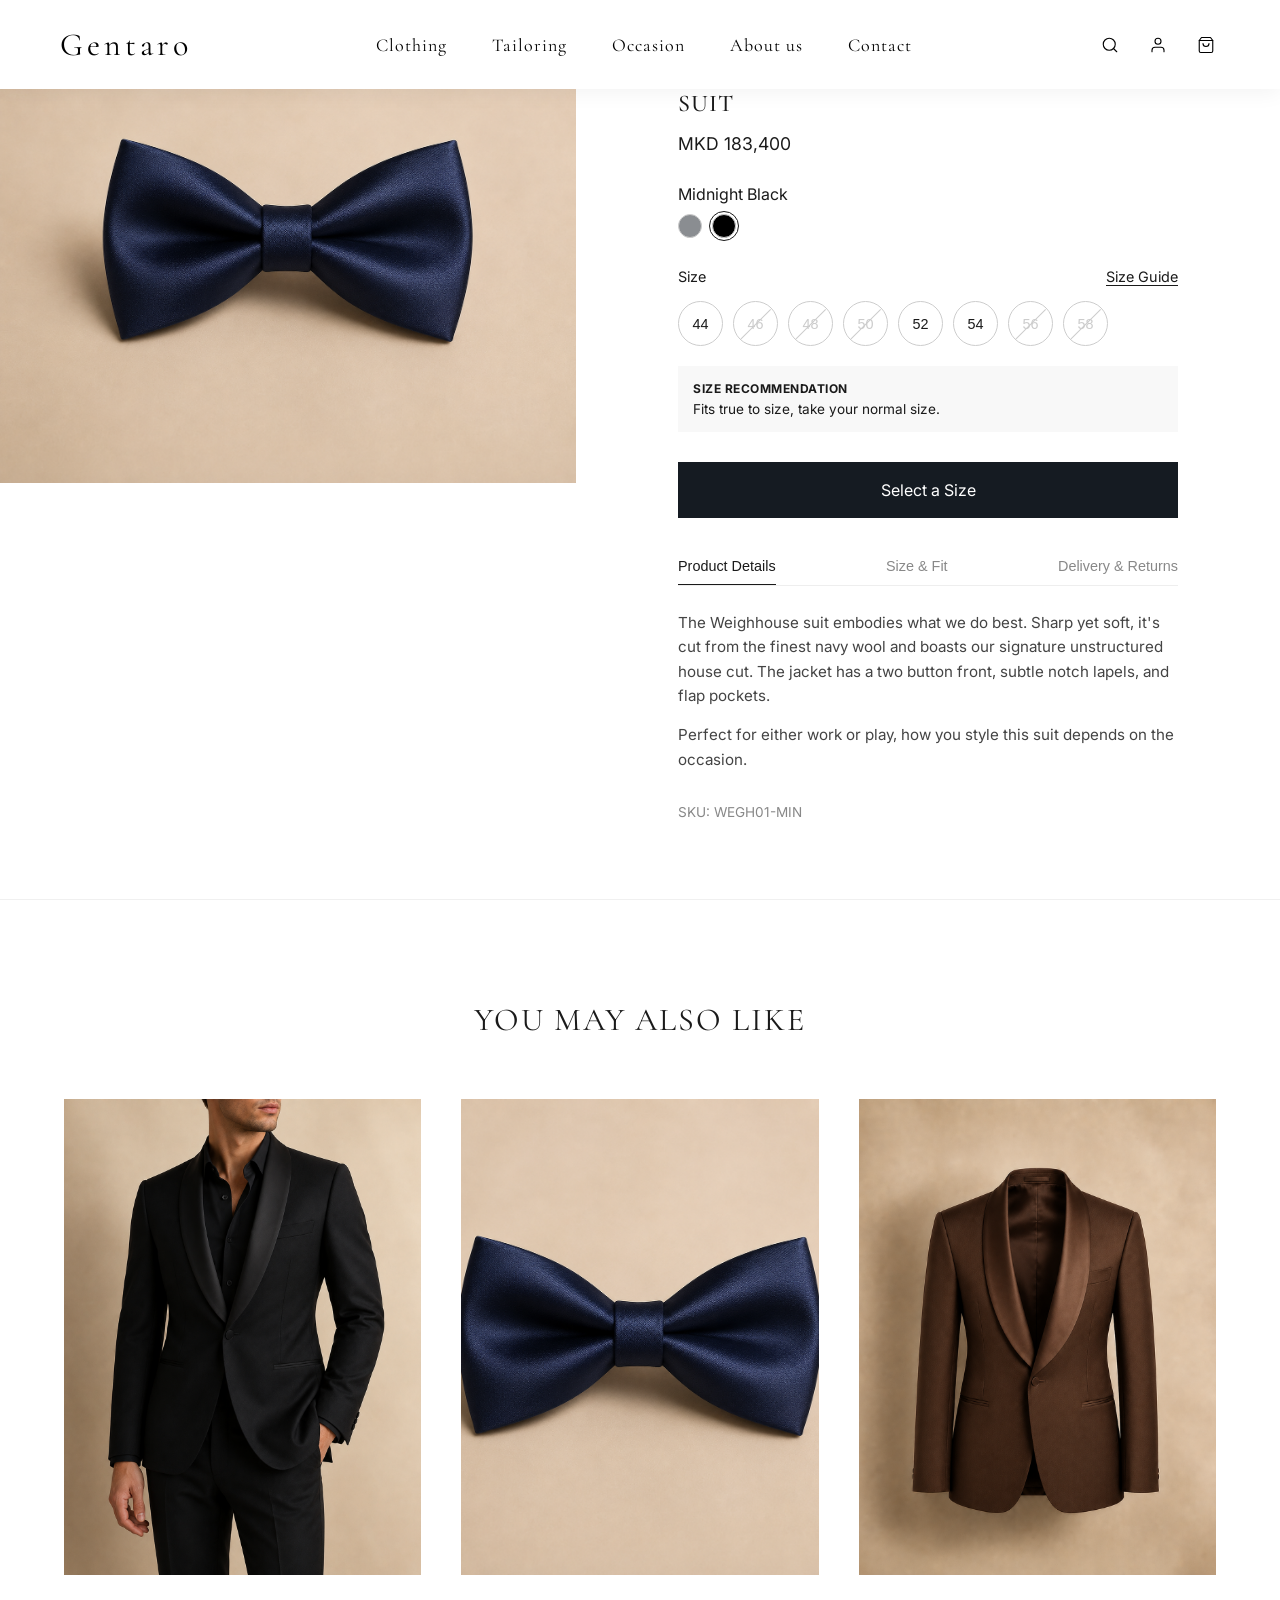
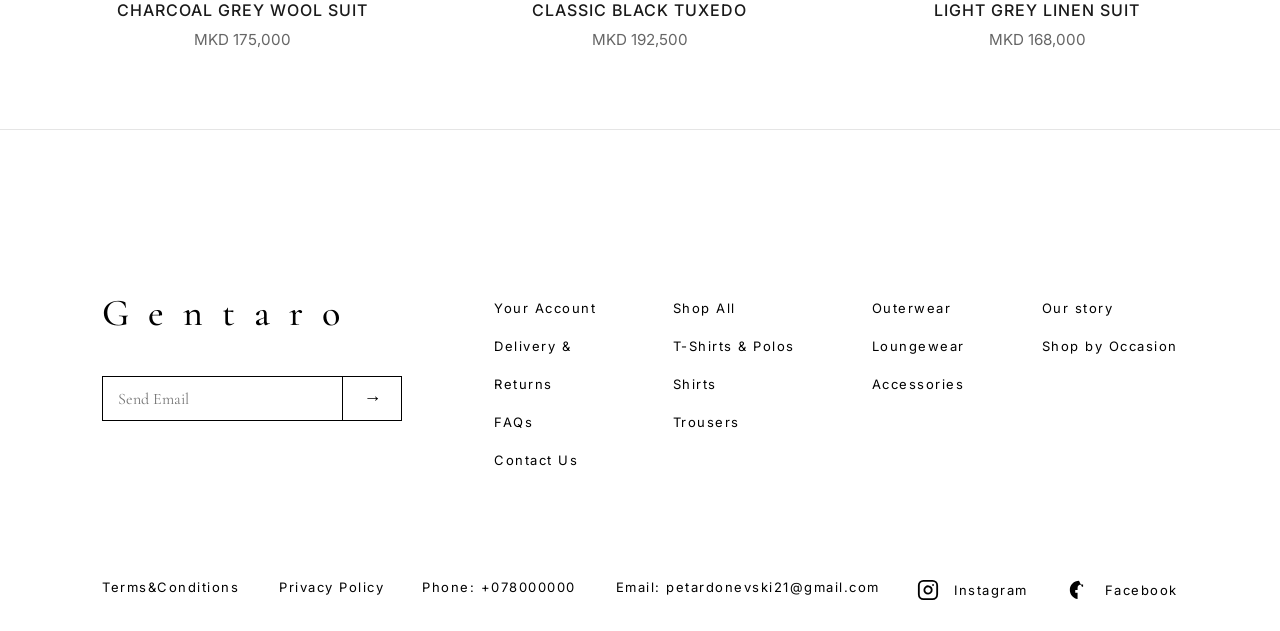
<file: PRODUCTS3MASNA/index.html>
<!DOCTYPE html>
<html lang="en">
<head>
    <meta charset="UTF-8">
    <meta name="viewport" content="width=device-width, initial-scale=1.0">
    <title>Gentaro - Weighhouse Suit</title>
    <link href="https://fonts.googleapis.com/css2?family=Cormorant+Garamond:wght@400;500;600&family=Inter:wght@300;400;500;700&display=swap" rel="stylesheet">
    <link rel="stylesheet" href="style.css">
    <script src="script.js" defer></script>
</head>
<body>
      <header class="site-header">
    <a href="../index.html" class="logo">Gentaro</a>

    <nav class="nav-links">
        <!-- CLOTHING -->
        <div class="clothing-wrapper nav-item">
            <a href="#">Clothing</a>
            <div class="mega-menu">
                <div class="mega-menu-left">
                    <div class="mega-menu-column">
                        <h4>Categories</h4>
                        <a href="../SUITS/suits.html">Shop All</a>
                        <a href="../SUITS/suits.html">Suits</a>
                        <a href="../SUITS/suits.html">Outerwear</a>
                        <a href="../SUITS/suits.html">Accessories</a>
                    </div>
                    <div class="mega-menu-column">
                        <h4>Explore</h4>
                        <a href="#">New Arrivals</a>
                        <a href="#">Must Have</a>
                        <a href="#">Summer 2026</a>
                    </div>
                </div>
                <div class="mega-menu-right">
                    <div class="mega-img-wrapper">
                        <img src="../slikizaprva/levoclothing.png" alt="">
                    </div>
                    <div class="mega-img-wrapper">
                        <img src="../slikizaprva/clothingdesno.png" alt="">
                    </div>
                </div>
            </div>
        </div>

        <!-- TAILORING -->
        <div class="tailoring-wrapper nav-item">
            <a href="#">Tailoring</a>
            <div class="mega-menu">
                <div class="tailoring-grid">
                    <a href="#" class="tailoring-card">
                        <img src="../slikizaprva/BESPOKETAILORING.png" alt="">
                        <div class="card-overlay"></div>
                        <span class="card-title">Bespoke Tailoring</span>
                    </a>
                    <a href="#" class="tailoring-card">
                        <img src="../slikizaprva/MEASURE.png" alt="">
                        <div class="card-overlay"></div>
                        <span class="card-title">Made to Measure</span>
                    </a>
                    <a href="../TAILORING/tailoring.html" class="tailoring-card">
                        <img src="../slikizaprva/PROCESS.jpg" alt="">
                        <div class="card-overlay"></div>
                        <span class="card-title">The Process</span>
                    </a>
                </div>
            </div>
        </div>

        <!-- OCCASION -->
        <div class="occasion-wrapper nav-item">
            <a href="#">Occasion</a>
            <div class="mega-menu">
                <div class="occasion-left">
                    <div class="mega-menu-column">
                        <h4>Special Occasions</h4>
                        <a href="#">Party Season</a>
                        <a href="#">Wedding</a>
                        <a href="#">Date Night</a>
                        <a href="#">Black Tie</a>
                        <h4 style="margin-top: 30px;">Everyday</h4>
                        <a href="#">Weekend</a>
                        <a href="#">Work</a>
                    </div>
                </div>
                <div class="occasion-right">
                    <a href="#" class="occasion-card">
                        <img src="../slikizaprva/occasioneden.png" alt="">
                        <div class="card-overlay"></div>
                        <span class="card-title">Work</span>
                    </a>
                    <a href="#" class="occasion-card">
                        <img src="../slikizaprva/occasiondva.png" alt="">
                        <div class="card-overlay"></div>
                        <span class="card-title">Party</span>
                    </a>
                    <a href="#" class="occasion-card">
                        <img src="../slikizaprva/occasiontri.png" alt="">
                        <div class="card-overlay"></div>
                        <span class="card-title">Weekend</span>
                    </a>
                </div>
            </div>
        </div>

        <a href="../ABOUT/about.html">About us</a>
        <a href="../CONTACT/contact.html">Contact</a>
    </nav>

    <div class="header-icons">
        <button class="icon-btn" aria-label="Search">
            <svg width="18" height="18" viewBox="0 0 24 24" fill="none" stroke="currentColor" stroke-width="1.5" stroke-linecap="round" stroke-linejoin="round"><circle cx="11" cy="11" r="8"></circle><line x1="21" y1="21" x2="16.65" y2="16.65"></line></svg>
        </button>
        
        <a href="../LOGIN/login.html" class="icon-btn desktop-profile" aria-label="Profile">
            <svg width="18" height="18" viewBox="0 0 24 24" fill="none" stroke="currentColor" stroke-width="1.5" stroke-linecap="round" stroke-linejoin="round"><path d="M20 21v-2a4 4 0 0 0-4-4H8a4 4 0 0 0-4 4v2"></path><circle cx="12" cy="7" r="4"></circle></svg>
        </a>
        
        <button class="icon-btn" aria-label="Cart">
            <svg width="18" height="18" viewBox="0 0 24 24" fill="none" stroke="currentColor" stroke-width="1.5" stroke-linecap="round" stroke-linejoin="round"><path d="M6 2L3 6v14a2 2 0 0 0 2 2h14a2 2 0 0 0 2-2V6l-3-4z"></path><line x1="3" y1="6" x2="21" y2="6"></line><path d="M16 10a4 4 0 0 1-8 0"></path></svg>
        </button>

        <!-- ХАМБУРГЕР МЕНИ ЗА МОБИЛЕН -->
        <button class="icon-btn mobile-hamburger" id="mobileMenuOpenBtn" aria-label="Menu" style="display: none;">
            <svg width="22" height="22" viewBox="0 0 24 24" fill="none" stroke="currentColor" stroke-width="1.5" stroke-linecap="round" stroke-linejoin="round"><line x1="3" y1="12" x2="21" y2="12"></line><line x1="3" y1="6" x2="21" y2="6"></line><line x1="3" y1="18" x2="21" y2="18"></line></svg>
        </button>
    </div>
</header>

<section class="product-section">
    <div class="product-images">
        <img src="../SUITS/slikiodela/mashna.png" alt="Navy Wool Suit Front">
        <!-- <img src="../SUITS/slikiodela/vtorohover.png" alt="Navy Wool Suit Detail"> -->
    </div>

    <div class="product-details">
        <div class="details-content">
            <h1 class="product-title">Wool Single Breasted Weighhouse Suit</h1>
            <p class="product-price">MKD 183,400</p>
            
            <div class="color-selection">
                <p>Midnight Black</p>
                <div class="color-options">
                    <button class="color-btn grey"></button>
                    <button class="color-btn navy active"></button>
                </div>
            </div>

            <div class="size-selection">
                <div class="size-header">
                    <span>Size</span>
                    <a href="#" class="size-guide">Size Guide</a>
                </div>
                <div class="size-options">
                    <button class="size-btn">44</button>
                    <button class="size-btn disabled">46</button>
                    <button class="size-btn disabled">48</button>
                    <button class="size-btn disabled">50</button>
                    <button class="size-btn">52</button>
                    <button class="size-btn">54</button>
                    <button class="size-btn disabled">56</button>
                    <button class="size-btn disabled">58</button>
                </div>
            </div>

            <div class="size-recommendation">
                <strong>SIZE RECOMMENDATION</strong>
                <p>Fits true to size, take your normal size.</p>
            </div>

            <button class="add-to-cart-btn">Select a Size</button>

            <div class="product-accordion">
                <div class="accordion-tabs">
                    <button class="tab active" data-target="tab-details">Product Details</button>
                    <button class="tab" data-target="tab-size">Size & Fit</button>
                    <button class="tab" data-target="tab-delivery">Delivery & Returns</button>
                </div>
                
                <div class="accordion-content-wrapper">
                    <div class="tab-pane active" id="tab-details">
                        <p>The Weighhouse suit embodies what we do best. Sharp yet soft, it's cut from the finest navy wool and boasts our signature unstructured house cut. The jacket has a two button front, subtle notch lapels, and flap pockets.</p>
                        <p>Perfect for either work or play, how you style this suit depends on the occasion.</p>
                        <p class="sku">SKU: WEGH01-MIN</p>
                    </div>
                    
                    <div class="tab-pane" id="tab-size">
                        <p><strong>Fit:</strong> Tailored slim fit. We recommend sizing up if you prefer a slightly looser, traditional drape.</p>
                        <p><strong>Model:</strong> Our model is 185cm (6'1") tall, has a 98cm (38.5") chest, and wears a size 48 jacket.</p>
                        <p><strong>Trousers:</strong> Supplied unhemmed so they can be tailored to your exact length. Featuring a comfortable mid-rise waist.</p>
                    </div>
                    
                    <div class="tab-pane" id="tab-delivery">
                        <p><strong>Delivery:</strong> Free standard shipping on all orders over MKD 15,000. Express delivery (1-2 business days) is available at checkout.</p>
                        <p><strong>Returns:</strong> We offer a 14-day free return policy for unworn items with original tags still attached. Custom altered suits cannot be returned.</p>
                    </div>
                </div>
            </div>
        </div>
    </div>
</section>

<section class="similar-products">
    <h2 class="similar-title">You May Also Like</h2>
    
    <div class="similar-grid">
        <a href="#" class="similar-card">
            <div class="similar-img-wrapper">
                <img src="../SUITS/slikiodela/crnoprvohover.png" alt="Charcoal Grey Suit">
            </div>
            <div class="similar-info">
                <h3>Charcoal Grey Wool Suit</h3>
                <p>MKD 175,000</p>
            </div>
        </a>
        
        <a href="#" class="similar-card">
            <div class="similar-img-wrapper">
                <img src="../SUITS/slikiodela/mashna.png" alt="Classic Black Tuxedo">
            </div>
            <div class="similar-info">
                <h3>Classic Black Tuxedo</h3>
                <p>MKD 192,500</p>
            </div>
        </a>

        <a href="#" class="similar-card">
            <div class="similar-img-wrapper">
                <img src="../SUITS/slikiodela/kafeavo.png" alt="Light Grey Linen Suit">
            </div>
            <div class="similar-info">
                <h3>Light Grey Linen Suit</h3>
                <p>MKD 168,000</p>
            </div>
        </a>
    </div>
</section>

<footer class="site-footer">
    <div class="footer-top">
        <div class="footer-left">
            <h2 class="footer-logo">G e n t a r o</h2>
            <div class="newsletter-box">
                <input type="email" placeholder="Send Email" class="newsletter-input">
                <button class="newsletter-btn">→</button>
            </div>
        </div>
        
        <div class="footer-links">
            <div class="link-column">
                <a href="#" class="footer-link">Your Account</a>
                <a href="#" class="footer-link">Delivery &</a>
                <a href="#" class="footer-link">Returns</a>
                <a href="#" class="footer-link">FAQs</a>
                <a href="#" class="footer-link">Contact Us</a>
            </div>
            <div class="link-column">
                <a href="#" class="footer-link">Shop All</a>
                <a href="#" class="footer-link">T-Shirts & Polos</a>
                <a href="#" class="footer-link">Shirts</a>
                <a href="#" class="footer-link">Trousers</a>
            </div>
            <div class="link-column">
                <a href="#" class="footer-link">Outerwear</a>
                <a href="#" class="footer-link">Loungewear</a>
                <a href="#" class="footer-link">Accessories</a>
            </div>
            <div class="link-column">
                <a href="#" class="footer-link">Our story</a>
                <a href="#" class="footer-link">Shop by Occasion</a>
            </div>
        </div>
    </div>

    <div class="footer-bottom">
        <div class="bottom-left">
            <a href="#" class="footer-link">Terms&Conditions</a>
            <a href="#" class="footer-link">Privacy Policy</a>
        </div>
        
        <div class="bottom-center">
            <p>Phone: +078000000</p>
            <p>Email: petardonevski21@gmail.com</p>
        </div>
        
        <div class="bottom-right">
            <a href="#" class="footer-link social-link">
                <svg class="social-icon" viewBox="0 0 24 24" fill="none" stroke="currentColor" stroke-width="2" stroke-linecap="round" stroke-linejoin="round">
                    <rect x="2" y="2" width="20" height="20" rx="5" ry="5"></rect>
                    <path d="M16 11.37A4 4 0 1 1 12.63 8 4 4 0 0 1 16 11.37z"></path>
                    <line x1="17.5" y1="6.5" x2="17.51" y2="6.5"></line>
                </svg>
                Instagram
            </a>
            <a href="#" class="footer-link social-link">
                <svg class="social-icon" viewBox="0 0 24 24" fill="currentColor">
                    <path d="M12 2C6.477 2 2 6.477 2 12c0 4.991 3.657 9.128 8.438 9.878v-6.987h-2.54V12h2.54V9.797c0-2.506 1.492-3.89 3.777-3.89 1.094 0 2.238.195 2.238.195v2.46h-1.26c-1.243 0-1.63 1.562V12h2.773l-.443 2.89h-2.33v6.988C18.343 21.128 22 16.991 22 12c0-5.523-4.477-10-10-10z"></path>
                </svg>
                Facebook
            </a>
        </div>
    </div>
</footer>

<!-- SEARCH PANEL -->
<div class="search-overlay" id="searchOverlay"></div>
<div class="search-panel" id="searchPanel">
    <button class="search-close-btn" id="searchCloseBtn" aria-label="Close Search">
        <svg width="28" height="28" viewBox="0 0 24 24" fill="none" stroke="currentColor" stroke-width="1" stroke-linecap="round" stroke-linejoin="round"><line x1="18" y1="6" x2="6" y2="18"></line><line x1="6" y1="6" x2="18" y2="18"></line></svg>
    </button>
    <div class="search-content">
        <h2 class="search-title">Search</h2>
        <div class="search-input-wrapper">
            <input type="text" class="search-input" placeholder="What are you looking for?">
            <button class="search-submit-btn">
                <svg width="22" height="22" viewBox="0 0 24 24" fill="none" stroke="currentColor" stroke-width="1.5" stroke-linecap="round" stroke-linejoin="round"><circle cx="11" cy="11" r="8"></circle><line x1="21" y1="21" x2="16.65" y2="16.65"></line></svg>
            </button>
        </div>
        <div class="search-suggestions">
            <h3 class="suggestions-heading">Search Suggestions</h3>
            <ul class="suggestions-list">
                <li><a href="../SUITS/suits.html">Suits & Tailoring</a></li>
                <li><a href="#">New Arrivals</a></li>
                <li><a href="#">Summer 2026 Collection</a></li>
                <li><a href="#">Accessories</a></li>
            </ul>
        </div>
    </div>
</div>

<!-- CART PANEL -->
<div class="cart-overlay" id="cartOverlay"></div>
<div class="cart-panel" id="cartPanel">
    <div class="cart-header">
        <h2 class="cart-title">Shopping Bag</h2>
        <button class="cart-close-btn" id="cartCloseBtn" aria-label="Close Cart">
            <svg width="24" height="24" viewBox="0 0 24 24" fill="none" stroke="currentColor" stroke-width="1" stroke-linecap="round" stroke-linejoin="round"><line x1="18" y1="6" x2="6" y2="18"></line><line x1="6" y1="6" x2="18" y2="18"></line></svg>
        </button>
    </div>
    
    <div class="cart-content">
        <div class="cart-item">
            <div class="cart-item-img-wrapper">
                <img src="../PRODUCTS6CRVENO/slikiodela/crveno.png" alt="Graphite Tailoring" class="cart-item-img">
            </div>
            <div class="cart-item-details">
                <div class="cart-item-top">
                    <h3 class="cart-item-name">Graphite Tailoring</h3>
                    <div class="price-container">
                        <span class="currency">€</span>
                        <p class="cart-item-price">1,250.00</p>
                    </div>
                </div>
                <p class="cart-item-meta">Color: Charcoal</p>
                <p class="cart-item-meta">Size: 40R</p>
                <div class="cart-item-bottom">
                    <div class="cart-quantity">
                        <button class="qty-btn">-</button>
                        <span class="qty-num">1</span>
                        <button class="qty-btn">+</button>
                    </div>
                    <button class="cart-item-remove">Remove</button>
                </div>
            </div>
        </div>
    </div>

    <div class="cart-footer">
        <div class="cart-subtotal">
            <span>SUBTOTAL</span>
            <span>€ 1,250.00</span>
        </div>
        <p class="cart-shipping-note">Taxes and shipping calculated at checkout.</p>
        <button class="cart-checkout-btn">PROCEED TO CHECKOUT</button>
    </div>
</div>

<!-- МОБИЛНО МЕНИ (СЕ ПОЈАВУВА ОД ЛЕВО) -->
<div class="mobile-menu-panel" id="mobileMenuPanel">
    <div class="mobile-menu-top">
        <a href="../LOGIN/login.html" class="mobile-icon" aria-label="Profile">
            <svg width="22" height="22" viewBox="0 0 24 24" fill="none" stroke="currentColor" stroke-width="1.5" stroke-linecap="round" stroke-linejoin="round"><path d="M20 21v-2a4 4 0 0 0-4-4H8a4 4 0 0 0-4 4v2"></path><circle cx="12" cy="7" r="4"></circle></svg>
        </a>
        <a href="../index.html" class="mobile-logo">Gentaro</a>
        <button class="mobile-close-btn" id="mobileMenuCloseBtn">
            <svg width="24" height="24" viewBox="0 0 24 24" fill="none" stroke="currentColor" stroke-width="1" stroke-linecap="round" stroke-linejoin="round"><line x1="18" y1="6" x2="6" y2="18"></line><line x1="6" y1="6" x2="18" y2="18"></line></svg>
        </button>
    </div>
    
    <div class="mobile-menu-content">
        <!-- Clothing -->
        <div class="mobile-accordion">
            <button class="mobile-accordion-btn">Clothing <span class="caret">v</span></button>
            <div class="mobile-accordion-body">
                <h4 class="mob-cat-title">CATEGORIES</h4>
                <a href="../SUITS/suits.html">Shop All</a>
                <a href="../SUITS/suits.html">Suits</a>
                <a href="../SUITS/suits.html">Outerwear</a>
                <a href="../SUITS/suits.html">Accessories</a>
                <div class="mob-cat-images">
                    <img src="../slikizaprva/levoclothing.png" alt="">
                    <img src="../slikizaprva/clothingdesno.png" alt="">
                </div>
            </div>
        </div>

        <!-- Tailoring -->
        <div class="mobile-accordion">
            <button class="mobile-accordion-btn">Tailoring <span class="caret">v</span></button>
            <div class="mobile-accordion-body">
                <a href="#">Bespoke Tailoring</a>
                <a href="#">Made to Measure</a>
                <a href="../TAILORING/tailoring.html">The Process</a>
            </div>
        </div>

        <!-- Occasion -->
        <div class="mobile-accordion">
            <button class="mobile-accordion-btn">Occasion <span class="caret">v</span></button>
            <div class="mobile-accordion-body">
                <a href="#">Party Season</a>
                <a href="#">Wedding</a>
                <a href="#">Work</a>
            </div>
        </div>

        <a href="../ABOUT/about.html" class="mobile-single-link">About us <span class="caret">v</span></a>
        <a href="../CONTACT/contact.html" class="mobile-single-link">Contact <span class="caret">v</span></a>
    </div>
</div>

</body>
</html>
</file>
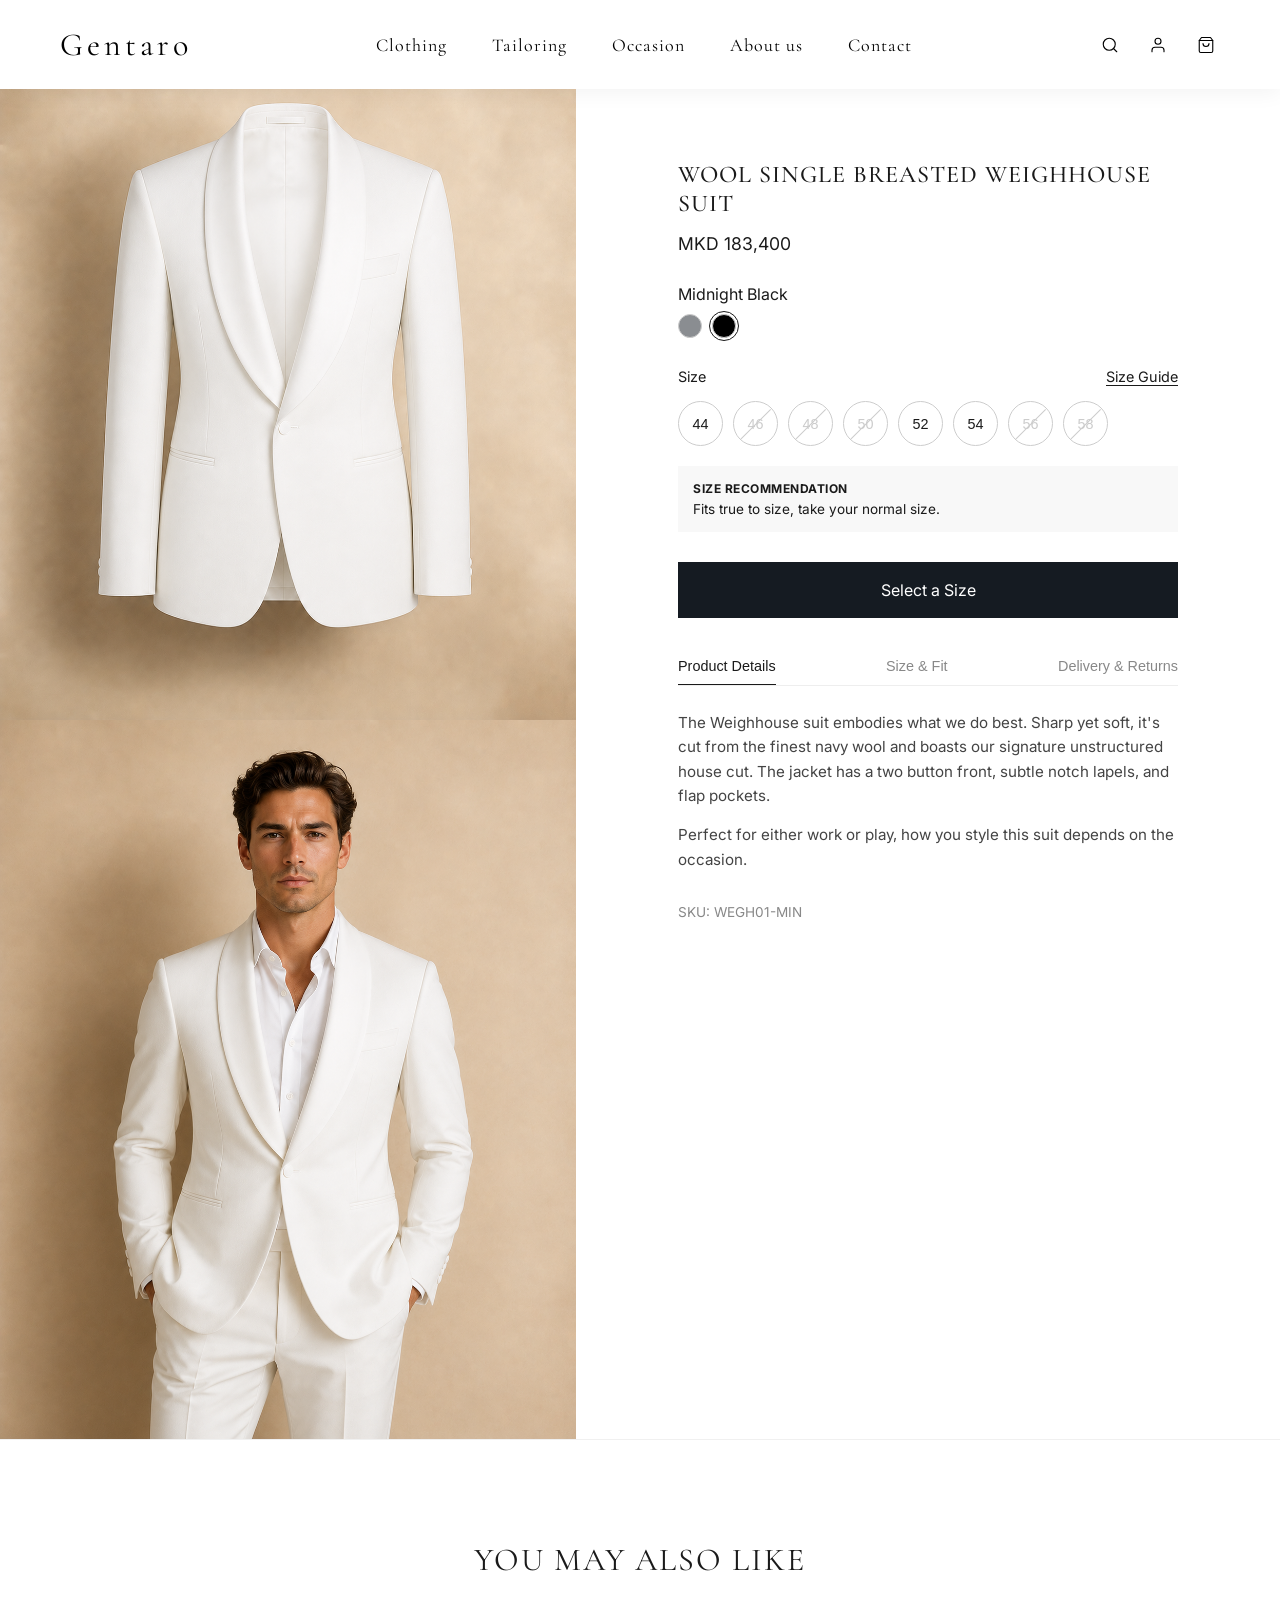
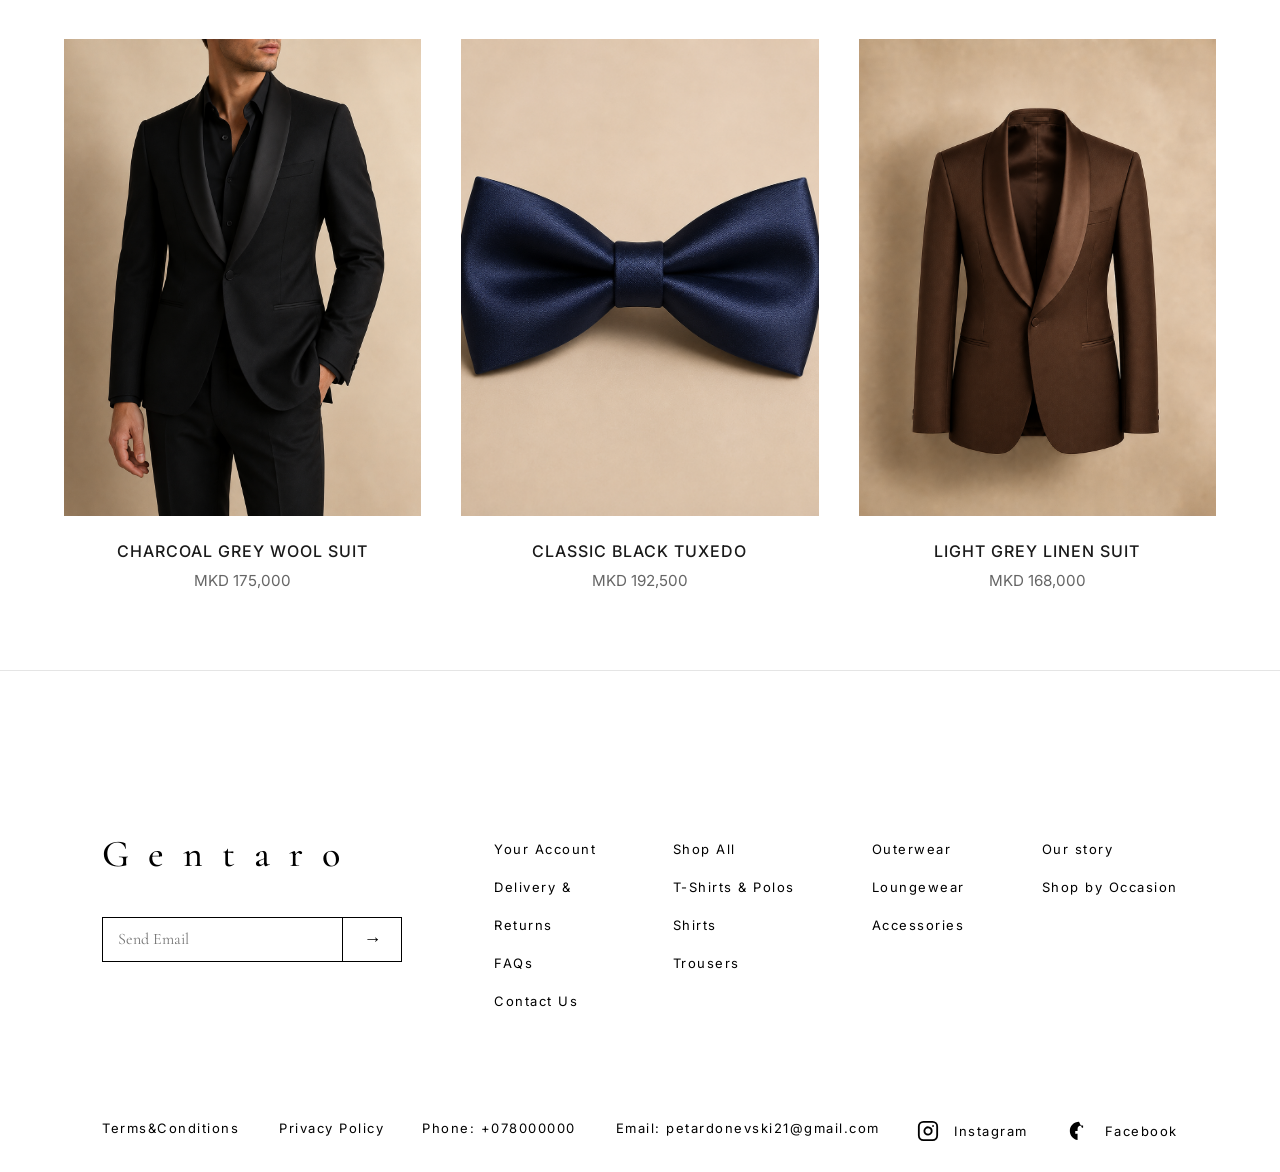
<file: PRODUCTS4BELO/index.html>
<!DOCTYPE html>
<html lang="en">
<head>
    <meta charset="UTF-8">
    <meta name="viewport" content="width=device-width, initial-scale=1.0">
    <title>Gentaro - Weighhouse Suit</title>
    <link href="https://fonts.googleapis.com/css2?family=Cormorant+Garamond:wght@400;500;600&family=Inter:wght@300;400;500;700&display=swap" rel="stylesheet">
    <link rel="stylesheet" href="style.css">
    <script src="script.js" defer></script>
</head>
<body>
      <header class="site-header">
    <a href="../index.html" class="logo">Gentaro</a>

    <nav class="nav-links">
        <!-- CLOTHING -->
        <div class="clothing-wrapper nav-item">
            <a href="#">Clothing</a>
            <div class="mega-menu">
                <div class="mega-menu-left">
                    <div class="mega-menu-column">
                        <h4>Categories</h4>
                        <a href="../SUITS/suits.html">Shop All</a>
                        <a href="../SUITS/suits.html">Suits</a>
                        <a href="../SUITS/suits.html">Outerwear</a>
                        <a href="../SUITS/suits.html">Accessories</a>
                    </div>
                    <div class="mega-menu-column">
                        <h4>Explore</h4>
                        <a href="#">New Arrivals</a>
                        <a href="#">Must Have</a>
                        <a href="#">Summer 2026</a>
                    </div>
                </div>
                <div class="mega-menu-right">
                    <div class="mega-img-wrapper">
                        <img src="../slikizaprva/levoclothing.png" alt="">
                    </div>
                    <div class="mega-img-wrapper">
                        <img src="../slikizaprva/clothingdesno.png" alt="">
                    </div>
                </div>
            </div>
        </div>

        <!-- TAILORING -->
        <div class="tailoring-wrapper nav-item">
            <a href="#">Tailoring</a>
            <div class="mega-menu">
                <div class="tailoring-grid">
                    <a href="#" class="tailoring-card">
                        <img src="../slikizaprva/BESPOKETAILORING.png" alt="">
                        <div class="card-overlay"></div>
                        <span class="card-title">Bespoke Tailoring</span>
                    </a>
                    <a href="#" class="tailoring-card">
                        <img src="../slikizaprva/MEASURE.png" alt="">
                        <div class="card-overlay"></div>
                        <span class="card-title">Made to Measure</span>
                    </a>
                    <a href="../TAILORING/tailoring.html" class="tailoring-card">
                        <img src="../slikizaprva/PROCESS.jpg" alt="">
                        <div class="card-overlay"></div>
                        <span class="card-title">The Process</span>
                    </a>
                </div>
            </div>
        </div>

        <!-- OCCASION -->
        <div class="occasion-wrapper nav-item">
            <a href="#">Occasion</a>
            <div class="mega-menu">
                <div class="occasion-left">
                    <div class="mega-menu-column">
                        <h4>Special Occasions</h4>
                        <a href="#">Party Season</a>
                        <a href="#">Wedding</a>
                        <a href="#">Date Night</a>
                        <a href="#">Black Tie</a>
                        <h4 style="margin-top: 30px;">Everyday</h4>
                        <a href="#">Weekend</a>
                        <a href="#">Work</a>
                    </div>
                </div>
                <div class="occasion-right">
                    <a href="#" class="occasion-card">
                        <img src="../slikizaprva/occasioneden.png" alt="">
                        <div class="card-overlay"></div>
                        <span class="card-title">Work</span>
                    </a>
                    <a href="#" class="occasion-card">
                        <img src="../slikizaprva/occasiondva.png" alt="">
                        <div class="card-overlay"></div>
                        <span class="card-title">Party</span>
                    </a>
                    <a href="#" class="occasion-card">
                        <img src="../slikizaprva/occasiontri.png" alt="">
                        <div class="card-overlay"></div>
                        <span class="card-title">Weekend</span>
                    </a>
                </div>
            </div>
        </div>

        <a href="../ABOUT/about.html">About us</a>
        <a href="../CONTACT/contact.html">Contact</a>
    </nav>

    <div class="header-icons">
        <button class="icon-btn" aria-label="Search">
            <svg width="18" height="18" viewBox="0 0 24 24" fill="none" stroke="currentColor" stroke-width="1.5" stroke-linecap="round" stroke-linejoin="round"><circle cx="11" cy="11" r="8"></circle><line x1="21" y1="21" x2="16.65" y2="16.65"></line></svg>
        </button>
        
        <a href="../LOGIN/login.html" class="icon-btn desktop-profile" aria-label="Profile">
            <svg width="18" height="18" viewBox="0 0 24 24" fill="none" stroke="currentColor" stroke-width="1.5" stroke-linecap="round" stroke-linejoin="round"><path d="M20 21v-2a4 4 0 0 0-4-4H8a4 4 0 0 0-4 4v2"></path><circle cx="12" cy="7" r="4"></circle></svg>
        </a>
        
        <button class="icon-btn" aria-label="Cart">
            <svg width="18" height="18" viewBox="0 0 24 24" fill="none" stroke="currentColor" stroke-width="1.5" stroke-linecap="round" stroke-linejoin="round"><path d="M6 2L3 6v14a2 2 0 0 0 2 2h14a2 2 0 0 0 2-2V6l-3-4z"></path><line x1="3" y1="6" x2="21" y2="6"></line><path d="M16 10a4 4 0 0 1-8 0"></path></svg>
        </button>

        <!-- ХАМБУРГЕР МЕНИ ЗА МОБИЛЕН -->
        <button class="icon-btn mobile-hamburger" id="mobileMenuOpenBtn" aria-label="Menu" style="display: none;">
            <svg width="22" height="22" viewBox="0 0 24 24" fill="none" stroke="currentColor" stroke-width="1.5" stroke-linecap="round" stroke-linejoin="round"><line x1="3" y1="12" x2="21" y2="12"></line><line x1="3" y1="6" x2="21" y2="6"></line><line x1="3" y1="18" x2="21" y2="18"></line></svg>
        </button>
    </div>
</header>

<section class="product-section">
    <div class="product-images">
        <img src="../SUITS/slikiodela/treto.png" alt="Navy Wool Suit Front">
        <img src="../SUITS/slikiodela/tretohover.png" alt="Navy Wool Suit Detail">
    </div>

    <div class="product-details">
        <div class="details-content">
            <h1 class="product-title">Wool Single Breasted Weighhouse Suit</h1>
            <p class="product-price">MKD 183,400</p>
            
            <div class="color-selection">
                <p>Midnight Black</p>
                <div class="color-options">
                    <button class="color-btn grey"></button>
                    <button class="color-btn navy active"></button>
                </div>
            </div>

            <div class="size-selection">
                <div class="size-header">
                    <span>Size</span>
                    <a href="#" class="size-guide">Size Guide</a>
                </div>
                <div class="size-options">
                    <button class="size-btn">44</button>
                    <button class="size-btn disabled">46</button>
                    <button class="size-btn disabled">48</button>
                    <button class="size-btn disabled">50</button>
                    <button class="size-btn">52</button>
                    <button class="size-btn">54</button>
                    <button class="size-btn disabled">56</button>
                    <button class="size-btn disabled">58</button>
                </div>
            </div>

            <div class="size-recommendation">
                <strong>SIZE RECOMMENDATION</strong>
                <p>Fits true to size, take your normal size.</p>
            </div>

            <button class="add-to-cart-btn">Select a Size</button>

            <div class="product-accordion">
                <div class="accordion-tabs">
                    <button class="tab active" data-target="tab-details">Product Details</button>
                    <button class="tab" data-target="tab-size">Size & Fit</button>
                    <button class="tab" data-target="tab-delivery">Delivery & Returns</button>
                </div>
                
                <div class="accordion-content-wrapper">
                    <div class="tab-pane active" id="tab-details">
                        <p>The Weighhouse suit embodies what we do best. Sharp yet soft, it's cut from the finest navy wool and boasts our signature unstructured house cut. The jacket has a two button front, subtle notch lapels, and flap pockets.</p>
                        <p>Perfect for either work or play, how you style this suit depends on the occasion.</p>
                        <p class="sku">SKU: WEGH01-MIN</p>
                    </div>
                    
                    <div class="tab-pane" id="tab-size">
                        <p><strong>Fit:</strong> Tailored slim fit. We recommend sizing up if you prefer a slightly looser, traditional drape.</p>
                        <p><strong>Model:</strong> Our model is 185cm (6'1") tall, has a 98cm (38.5") chest, and wears a size 48 jacket.</p>
                        <p><strong>Trousers:</strong> Supplied unhemmed so they can be tailored to your exact length. Featuring a comfortable mid-rise waist.</p>
                    </div>
                    
                    <div class="tab-pane" id="tab-delivery">
                        <p><strong>Delivery:</strong> Free standard shipping on all orders over MKD 15,000. Express delivery (1-2 business days) is available at checkout.</p>
                        <p><strong>Returns:</strong> We offer a 14-day free return policy for unworn items with original tags still attached. Custom altered suits cannot be returned.</p>
                    </div>
                </div>
            </div>
        </div>
    </div>
</section>

<section class="similar-products">
    <h2 class="similar-title">You May Also Like</h2>
    
    <div class="similar-grid">
        <a href="#" class="similar-card">
            <div class="similar-img-wrapper">
                <img src="../SUITS/slikiodela/crnoprvohover.png" alt="Charcoal Grey Suit">
            </div>
            <div class="similar-info">
                <h3>Charcoal Grey Wool Suit</h3>
                <p>MKD 175,000</p>
            </div>
        </a>
        
        <a href="#" class="similar-card">
            <div class="similar-img-wrapper">
                <img src="../SUITS/slikiodela/mashna.png" alt="Classic Black Tuxedo">
            </div>
            <div class="similar-info">
                <h3>Classic Black Tuxedo</h3>
                <p>MKD 192,500</p>
            </div>
        </a>

        <a href="#" class="similar-card">
            <div class="similar-img-wrapper">
                <img src="../SUITS/slikiodela/kafeavo.png" alt="Light Grey Linen Suit">
            </div>
            <div class="similar-info">
                <h3>Light Grey Linen Suit</h3>
                <p>MKD 168,000</p>
            </div>
        </a>
    </div>
</section>

<footer class="site-footer">
    <div class="footer-top">
        <div class="footer-left">
            <h2 class="footer-logo">G e n t a r o</h2>
            <div class="newsletter-box">
                <input type="email" placeholder="Send Email" class="newsletter-input">
                <button class="newsletter-btn">→</button>
            </div>
        </div>
        
        <div class="footer-links">
            <div class="link-column">
                <a href="#" class="footer-link">Your Account</a>
                <a href="#" class="footer-link">Delivery &</a>
                <a href="#" class="footer-link">Returns</a>
                <a href="#" class="footer-link">FAQs</a>
                <a href="#" class="footer-link">Contact Us</a>
            </div>
            <div class="link-column">
                <a href="#" class="footer-link">Shop All</a>
                <a href="#" class="footer-link">T-Shirts & Polos</a>
                <a href="#" class="footer-link">Shirts</a>
                <a href="#" class="footer-link">Trousers</a>
            </div>
            <div class="link-column">
                <a href="#" class="footer-link">Outerwear</a>
                <a href="#" class="footer-link">Loungewear</a>
                <a href="#" class="footer-link">Accessories</a>
            </div>
            <div class="link-column">
                <a href="#" class="footer-link">Our story</a>
                <a href="#" class="footer-link">Shop by Occasion</a>
            </div>
        </div>
    </div>

    <div class="footer-bottom">
        <div class="bottom-left">
            <a href="#" class="footer-link">Terms&Conditions</a>
            <a href="#" class="footer-link">Privacy Policy</a>
        </div>
        
        <div class="bottom-center">
            <p>Phone: +078000000</p>
            <p>Email: petardonevski21@gmail.com</p>
        </div>
        
        <div class="bottom-right">
            <a href="#" class="footer-link social-link">
                <svg class="social-icon" viewBox="0 0 24 24" fill="none" stroke="currentColor" stroke-width="2" stroke-linecap="round" stroke-linejoin="round">
                    <rect x="2" y="2" width="20" height="20" rx="5" ry="5"></rect>
                    <path d="M16 11.37A4 4 0 1 1 12.63 8 4 4 0 0 1 16 11.37z"></path>
                    <line x1="17.5" y1="6.5" x2="17.51" y2="6.5"></line>
                </svg>
                Instagram
            </a>
            <a href="#" class="footer-link social-link">
                <svg class="social-icon" viewBox="0 0 24 24" fill="currentColor">
                    <path d="M12 2C6.477 2 2 6.477 2 12c0 4.991 3.657 9.128 8.438 9.878v-6.987h-2.54V12h2.54V9.797c0-2.506 1.492-3.89 3.777-3.89 1.094 0 2.238.195 2.238.195v2.46h-1.26c-1.243 0-1.63 1.562V12h2.773l-.443 2.89h-2.33v6.988C18.343 21.128 22 16.991 22 12c0-5.523-4.477-10-10-10z"></path>
                </svg>
                Facebook
            </a>
        </div>
    </div>
</footer>

<!-- SEARCH PANEL -->
<div class="search-overlay" id="searchOverlay"></div>
<div class="search-panel" id="searchPanel">
    <button class="search-close-btn" id="searchCloseBtn" aria-label="Close Search">
        <svg width="28" height="28" viewBox="0 0 24 24" fill="none" stroke="currentColor" stroke-width="1" stroke-linecap="round" stroke-linejoin="round"><line x1="18" y1="6" x2="6" y2="18"></line><line x1="6" y1="6" x2="18" y2="18"></line></svg>
    </button>
    <div class="search-content">
        <h2 class="search-title">Search</h2>
        <div class="search-input-wrapper">
            <input type="text" class="search-input" placeholder="What are you looking for?">
            <button class="search-submit-btn">
                <svg width="22" height="22" viewBox="0 0 24 24" fill="none" stroke="currentColor" stroke-width="1.5" stroke-linecap="round" stroke-linejoin="round"><circle cx="11" cy="11" r="8"></circle><line x1="21" y1="21" x2="16.65" y2="16.65"></line></svg>
            </button>
        </div>
        <div class="search-suggestions">
            <h3 class="suggestions-heading">Search Suggestions</h3>
            <ul class="suggestions-list">
                <li><a href="../SUITS/suits.html">Suits & Tailoring</a></li>
                <li><a href="#">New Arrivals</a></li>
                <li><a href="#">Summer 2026 Collection</a></li>
                <li><a href="#">Accessories</a></li>
            </ul>
        </div>
    </div>
</div>

<!-- CART PANEL -->
<div class="cart-overlay" id="cartOverlay"></div>
<div class="cart-panel" id="cartPanel">
    <div class="cart-header">
        <h2 class="cart-title">Shopping Bag</h2>
        <button class="cart-close-btn" id="cartCloseBtn" aria-label="Close Cart">
            <svg width="24" height="24" viewBox="0 0 24 24" fill="none" stroke="currentColor" stroke-width="1" stroke-linecap="round" stroke-linejoin="round"><line x1="18" y1="6" x2="6" y2="18"></line><line x1="6" y1="6" x2="18" y2="18"></line></svg>
        </button>
    </div>
    
    <div class="cart-content">
        <div class="cart-item">
            <div class="cart-item-img-wrapper">
                <img src="../PRODUCTS6CRVENO/slikiodela/crveno.png" alt="Graphite Tailoring" class="cart-item-img">
            </div>
            <div class="cart-item-details">
                <div class="cart-item-top">
                    <h3 class="cart-item-name">Graphite Tailoring</h3>
                    <div class="price-container">
                        <span class="currency">€</span>
                        <p class="cart-item-price">1,250.00</p>
                    </div>
                </div>
                <p class="cart-item-meta">Color: Charcoal</p>
                <p class="cart-item-meta">Size: 40R</p>
                <div class="cart-item-bottom">
                    <div class="cart-quantity">
                        <button class="qty-btn">-</button>
                        <span class="qty-num">1</span>
                        <button class="qty-btn">+</button>
                    </div>
                    <button class="cart-item-remove">Remove</button>
                </div>
            </div>
        </div>
    </div>

    <div class="cart-footer">
        <div class="cart-subtotal">
            <span>SUBTOTAL</span>
            <span>€ 1,250.00</span>
        </div>
        <p class="cart-shipping-note">Taxes and shipping calculated at checkout.</p>
        <button class="cart-checkout-btn">PROCEED TO CHECKOUT</button>
    </div>
</div>

<!-- МОБИЛНО МЕНИ (СЕ ПОЈАВУВА ОД ЛЕВО) -->
<div class="mobile-menu-panel" id="mobileMenuPanel">
    <div class="mobile-menu-top">
        <a href="../LOGIN/login.html" class="mobile-icon" aria-label="Profile">
            <svg width="22" height="22" viewBox="0 0 24 24" fill="none" stroke="currentColor" stroke-width="1.5" stroke-linecap="round" stroke-linejoin="round"><path d="M20 21v-2a4 4 0 0 0-4-4H8a4 4 0 0 0-4 4v2"></path><circle cx="12" cy="7" r="4"></circle></svg>
        </a>
        <a href="../index.html" class="mobile-logo">Gentaro</a>
        <button class="mobile-close-btn" id="mobileMenuCloseBtn">
            <svg width="24" height="24" viewBox="0 0 24 24" fill="none" stroke="currentColor" stroke-width="1" stroke-linecap="round" stroke-linejoin="round"><line x1="18" y1="6" x2="6" y2="18"></line><line x1="6" y1="6" x2="18" y2="18"></line></svg>
        </button>
    </div>
    
    <div class="mobile-menu-content">
        <!-- Clothing -->
        <div class="mobile-accordion">
            <button class="mobile-accordion-btn">Clothing <span class="caret">v</span></button>
            <div class="mobile-accordion-body">
                <h4 class="mob-cat-title">CATEGORIES</h4>
                <a href="../SUITS/suits.html">Shop All</a>
                <a href="../SUITS/suits.html">Suits</a>
                <a href="../SUITS/suits.html">Outerwear</a>
                <a href="../SUITS/suits.html">Accessories</a>
                <div class="mob-cat-images">
                    <img src="../slikizaprva/levoclothing.png" alt="">
                    <img src="../slikizaprva/clothingdesno.png" alt="">
                </div>
            </div>
        </div>

        <!-- Tailoring -->
        <div class="mobile-accordion">
            <button class="mobile-accordion-btn">Tailoring <span class="caret">v</span></button>
            <div class="mobile-accordion-body">
                <a href="#">Bespoke Tailoring</a>
                <a href="#">Made to Measure</a>
                <a href="../TAILORING/tailoring.html">The Process</a>
            </div>
        </div>

        <!-- Occasion -->
        <div class="mobile-accordion">
            <button class="mobile-accordion-btn">Occasion <span class="caret">v</span></button>
            <div class="mobile-accordion-body">
                <a href="#">Party Season</a>
                <a href="#">Wedding</a>
                <a href="#">Work</a>
            </div>
        </div>

        <a href="../ABOUT/about.html" class="mobile-single-link">About us <span class="caret">v</span></a>
        <a href="../CONTACT/contact.html" class="mobile-single-link">Contact <span class="caret">v</span></a>
    </div>
</div>

</body>
</html>
</file>
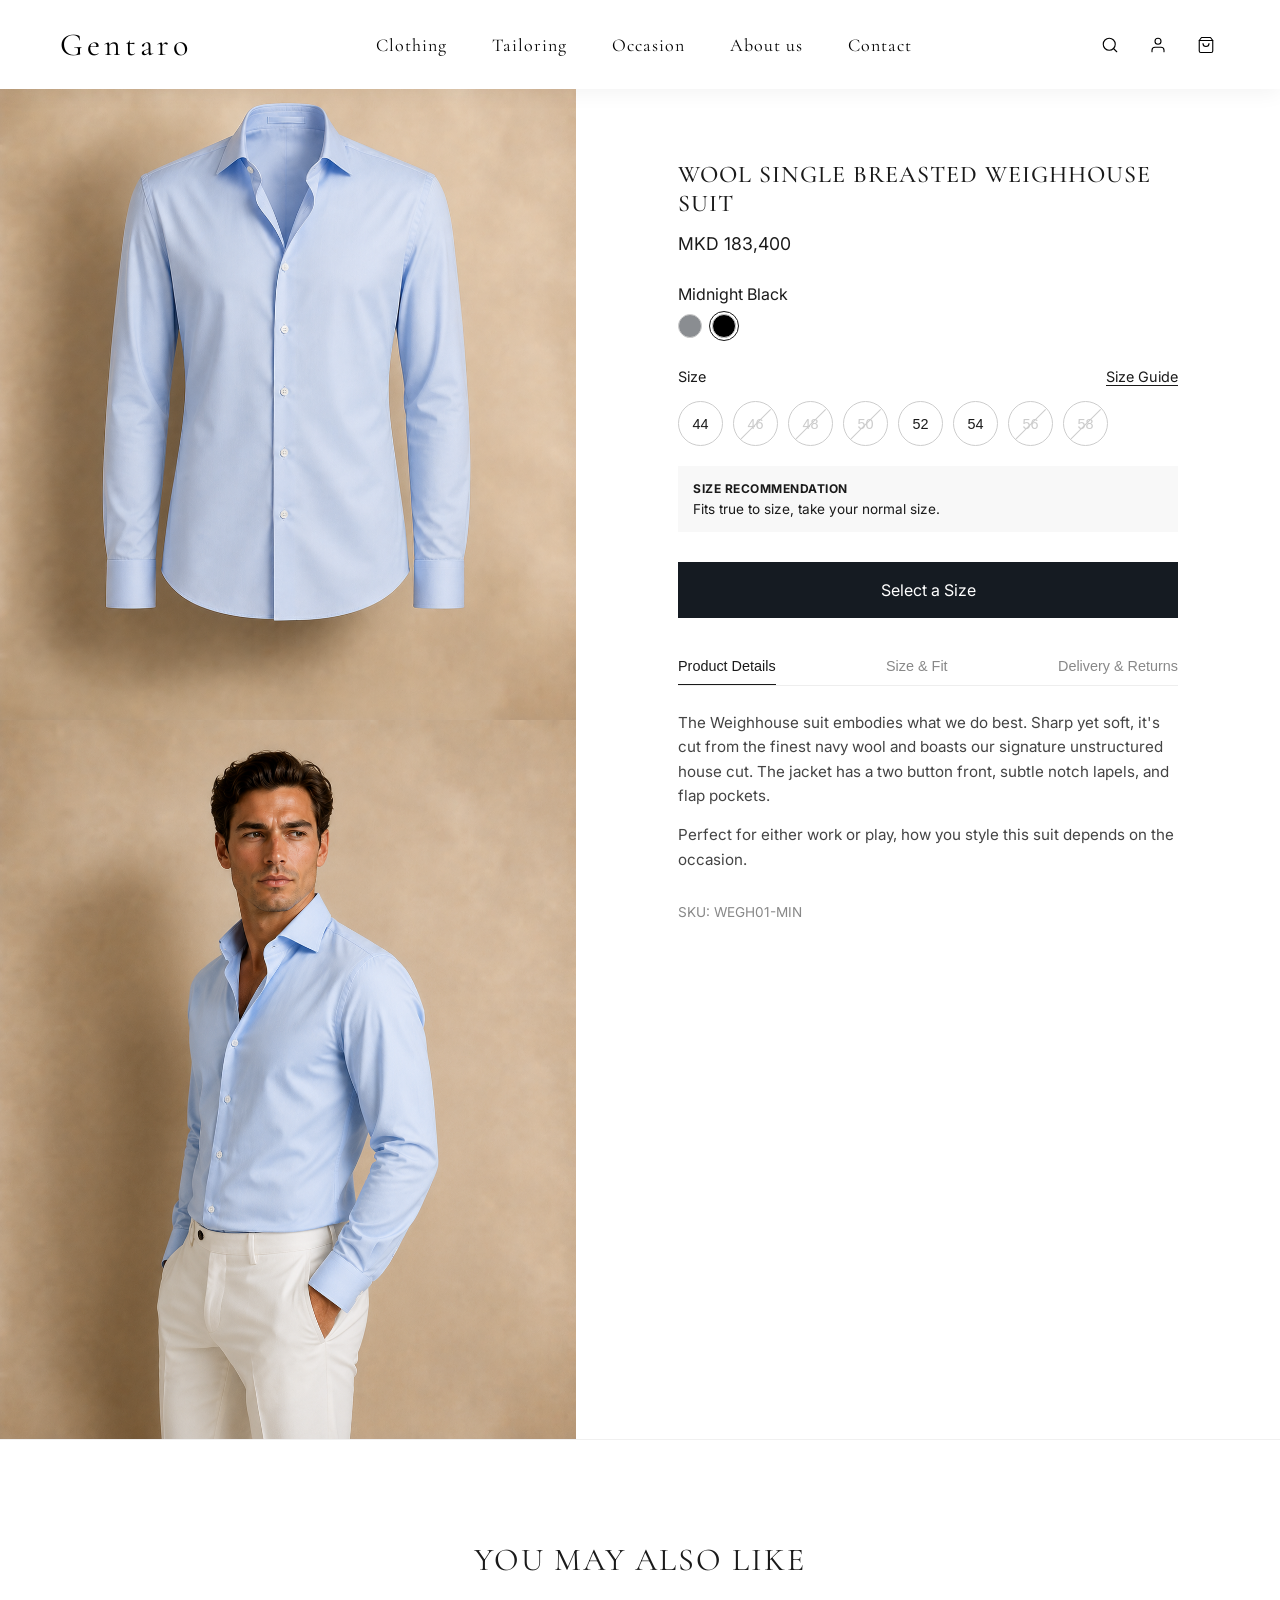
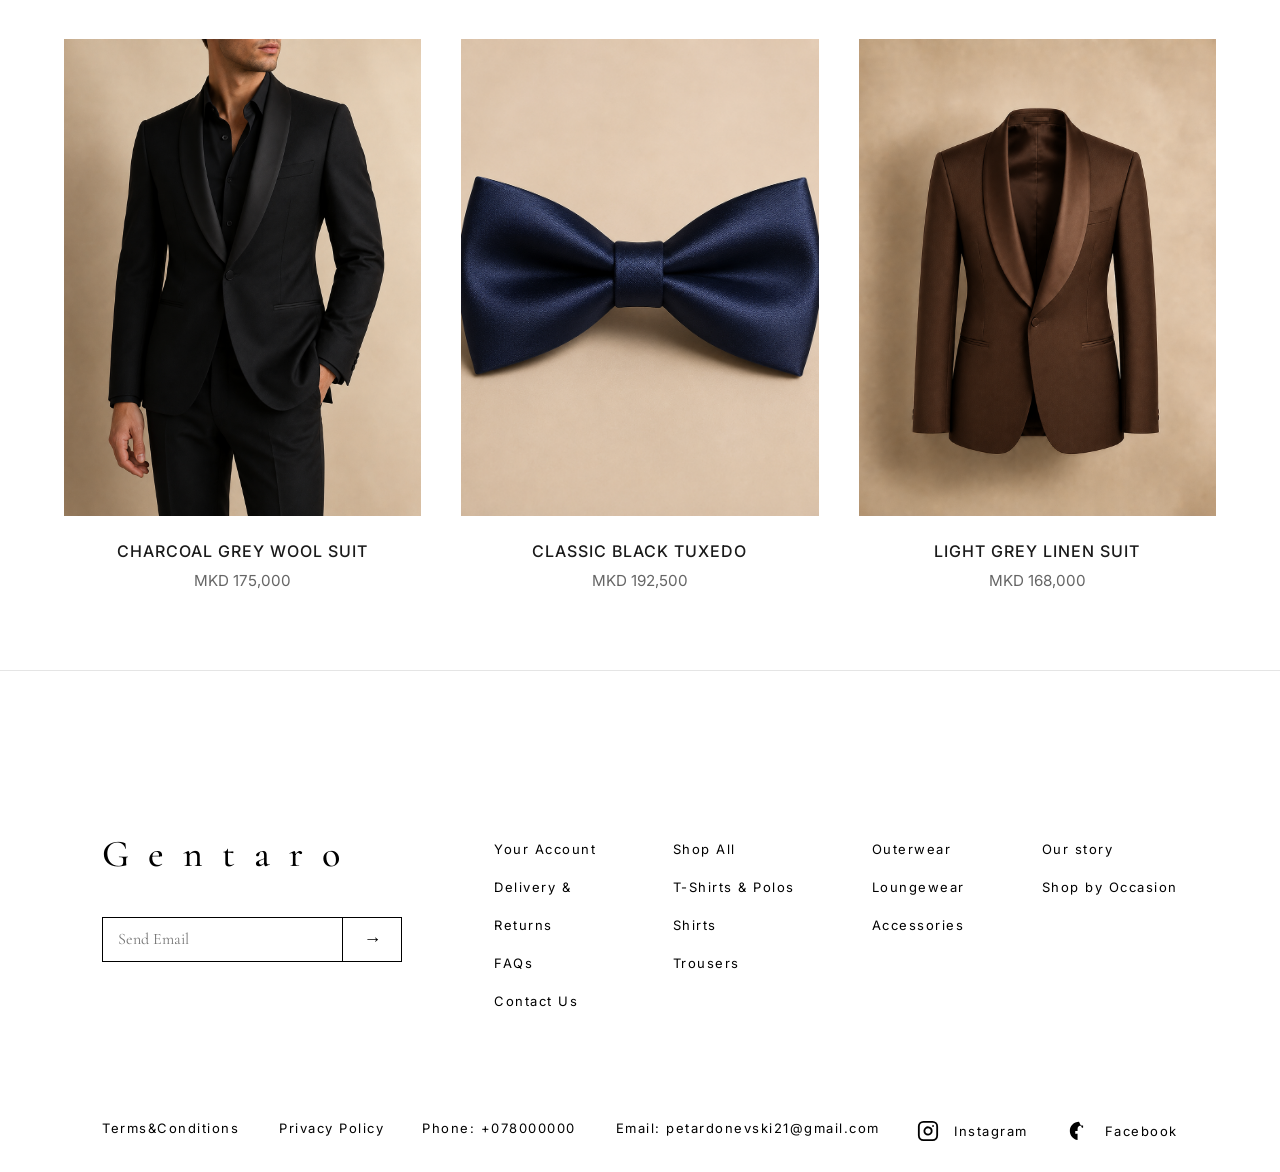
<file: PRODUCTS5KOSULA/index.html>
<!DOCTYPE html>
<html lang="en">
<head>
    <meta charset="UTF-8">
    <meta name="viewport" content="width=device-width, initial-scale=1.0">
    <title>Gentaro - Weighhouse Suit</title>
    <link href="https://fonts.googleapis.com/css2?family=Cormorant+Garamond:wght@400;500;600&family=Inter:wght@300;400;500;700&display=swap" rel="stylesheet">
    <link rel="stylesheet" href="style.css">
    <script src="script.js" defer></script>
</head>
<body>
      <header class="site-header">
    <a href="../index.html" class="logo">Gentaro</a>

    <nav class="nav-links">
        <!-- CLOTHING -->
        <div class="clothing-wrapper nav-item">
            <a href="#">Clothing</a>
            <div class="mega-menu">
                <div class="mega-menu-left">
                    <div class="mega-menu-column">
                        <h4>Categories</h4>
                        <a href="../SUITS/suits.html">Shop All</a>
                        <a href="../SUITS/suits.html">Suits</a>
                        <a href="../SUITS/suits.html">Outerwear</a>
                        <a href="../SUITS/suits.html">Accessories</a>
                    </div>
                    <div class="mega-menu-column">
                        <h4>Explore</h4>
                        <a href="#">New Arrivals</a>
                        <a href="#">Must Have</a>
                        <a href="#">Summer 2026</a>
                    </div>
                </div>
                <div class="mega-menu-right">
                    <div class="mega-img-wrapper">
                        <img src="../slikizaprva/levoclothing.png" alt="">
                    </div>
                    <div class="mega-img-wrapper">
                        <img src="../slikizaprva/clothingdesno.png" alt="">
                    </div>
                </div>
            </div>
        </div>

        <!-- TAILORING -->
        <div class="tailoring-wrapper nav-item">
            <a href="#">Tailoring</a>
            <div class="mega-menu">
                <div class="tailoring-grid">
                    <a href="#" class="tailoring-card">
                        <img src="../slikizaprva/BESPOKETAILORING.png" alt="">
                        <div class="card-overlay"></div>
                        <span class="card-title">Bespoke Tailoring</span>
                    </a>
                    <a href="#" class="tailoring-card">
                        <img src="../slikizaprva/MEASURE.png" alt="">
                        <div class="card-overlay"></div>
                        <span class="card-title">Made to Measure</span>
                    </a>
                    <a href="../TAILORING/tailoring.html" class="tailoring-card">
                        <img src="../slikizaprva/PROCESS.jpg" alt="">
                        <div class="card-overlay"></div>
                        <span class="card-title">The Process</span>
                    </a>
                </div>
            </div>
        </div>

        <!-- OCCASION -->
        <div class="occasion-wrapper nav-item">
            <a href="#">Occasion</a>
            <div class="mega-menu">
                <div class="occasion-left">
                    <div class="mega-menu-column">
                        <h4>Special Occasions</h4>
                        <a href="#">Party Season</a>
                        <a href="#">Wedding</a>
                        <a href="#">Date Night</a>
                        <a href="#">Black Tie</a>
                        <h4 style="margin-top: 30px;">Everyday</h4>
                        <a href="#">Weekend</a>
                        <a href="#">Work</a>
                    </div>
                </div>
                <div class="occasion-right">
                    <a href="#" class="occasion-card">
                        <img src="../slikizaprva/occasioneden.png" alt="">
                        <div class="card-overlay"></div>
                        <span class="card-title">Work</span>
                    </a>
                    <a href="#" class="occasion-card">
                        <img src="../slikizaprva/occasiondva.png" alt="">
                        <div class="card-overlay"></div>
                        <span class="card-title">Party</span>
                    </a>
                    <a href="#" class="occasion-card">
                        <img src="../slikizaprva/occasiontri.png" alt="">
                        <div class="card-overlay"></div>
                        <span class="card-title">Weekend</span>
                    </a>
                </div>
            </div>
        </div>

        <a href="../ABOUT/about.html">About us</a>
        <a href="../CONTACT/contact.html">Contact</a>
    </nav>

    <div class="header-icons">
        <button class="icon-btn" aria-label="Search">
            <svg width="18" height="18" viewBox="0 0 24 24" fill="none" stroke="currentColor" stroke-width="1.5" stroke-linecap="round" stroke-linejoin="round"><circle cx="11" cy="11" r="8"></circle><line x1="21" y1="21" x2="16.65" y2="16.65"></line></svg>
        </button>
        
        <a href="../LOGIN/login.html" class="icon-btn desktop-profile" aria-label="Profile">
            <svg width="18" height="18" viewBox="0 0 24 24" fill="none" stroke="currentColor" stroke-width="1.5" stroke-linecap="round" stroke-linejoin="round"><path d="M20 21v-2a4 4 0 0 0-4-4H8a4 4 0 0 0-4 4v2"></path><circle cx="12" cy="7" r="4"></circle></svg>
        </a>
        
        <button class="icon-btn" aria-label="Cart">
            <svg width="18" height="18" viewBox="0 0 24 24" fill="none" stroke="currentColor" stroke-width="1.5" stroke-linecap="round" stroke-linejoin="round"><path d="M6 2L3 6v14a2 2 0 0 0 2 2h14a2 2 0 0 0 2-2V6l-3-4z"></path><line x1="3" y1="6" x2="21" y2="6"></line><path d="M16 10a4 4 0 0 1-8 0"></path></svg>
        </button>

        <!-- ХАМБУРГЕР МЕНИ ЗА МОБИЛЕН -->
        <button class="icon-btn mobile-hamburger" id="mobileMenuOpenBtn" aria-label="Menu" style="display: none;">
            <svg width="22" height="22" viewBox="0 0 24 24" fill="none" stroke="currentColor" stroke-width="1.5" stroke-linecap="round" stroke-linejoin="round"><line x1="3" y1="12" x2="21" y2="12"></line><line x1="3" y1="6" x2="21" y2="6"></line><line x1="3" y1="18" x2="21" y2="18"></line></svg>
        </button>
    </div>
</header>

<section class="product-section">
    <div class="product-images">
        <img src="../SUITS/slikiodela/kosula.png" alt="Navy Wool Suit Front">
        <img src="../SUITS/slikiodela/kosulahover.png" alt="Navy Wool Suit Detail">
    </div>

    <div class="product-details">
        <div class="details-content">
            <h1 class="product-title">Wool Single Breasted Weighhouse Suit</h1>
            <p class="product-price">MKD 183,400</p>
            
            <div class="color-selection">
                <p>Midnight Black</p>
                <div class="color-options">
                    <button class="color-btn grey"></button>
                    <button class="color-btn navy active"></button>
                </div>
            </div>

            <div class="size-selection">
                <div class="size-header">
                    <span>Size</span>
                    <a href="#" class="size-guide">Size Guide</a>
                </div>
                <div class="size-options">
                    <button class="size-btn">44</button>
                    <button class="size-btn disabled">46</button>
                    <button class="size-btn disabled">48</button>
                    <button class="size-btn disabled">50</button>
                    <button class="size-btn">52</button>
                    <button class="size-btn">54</button>
                    <button class="size-btn disabled">56</button>
                    <button class="size-btn disabled">58</button>
                </div>
            </div>

            <div class="size-recommendation">
                <strong>SIZE RECOMMENDATION</strong>
                <p>Fits true to size, take your normal size.</p>
            </div>

            <button class="add-to-cart-btn">Select a Size</button>

            <div class="product-accordion">
                <div class="accordion-tabs">
                    <button class="tab active" data-target="tab-details">Product Details</button>
                    <button class="tab" data-target="tab-size">Size & Fit</button>
                    <button class="tab" data-target="tab-delivery">Delivery & Returns</button>
                </div>
                
                <div class="accordion-content-wrapper">
                    <div class="tab-pane active" id="tab-details">
                        <p>The Weighhouse suit embodies what we do best. Sharp yet soft, it's cut from the finest navy wool and boasts our signature unstructured house cut. The jacket has a two button front, subtle notch lapels, and flap pockets.</p>
                        <p>Perfect for either work or play, how you style this suit depends on the occasion.</p>
                        <p class="sku">SKU: WEGH01-MIN</p>
                    </div>
                    
                    <div class="tab-pane" id="tab-size">
                        <p><strong>Fit:</strong> Tailored slim fit. We recommend sizing up if you prefer a slightly looser, traditional drape.</p>
                        <p><strong>Model:</strong> Our model is 185cm (6'1") tall, has a 98cm (38.5") chest, and wears a size 48 jacket.</p>
                        <p><strong>Trousers:</strong> Supplied unhemmed so they can be tailored to your exact length. Featuring a comfortable mid-rise waist.</p>
                    </div>
                    
                    <div class="tab-pane" id="tab-delivery">
                        <p><strong>Delivery:</strong> Free standard shipping on all orders over MKD 15,000. Express delivery (1-2 business days) is available at checkout.</p>
                        <p><strong>Returns:</strong> We offer a 14-day free return policy for unworn items with original tags still attached. Custom altered suits cannot be returned.</p>
                    </div>
                </div>
            </div>
        </div>
    </div>
</section>

<section class="similar-products">
    <h2 class="similar-title">You May Also Like</h2>
    
    <div class="similar-grid">
        <a href="#" class="similar-card">
            <div class="similar-img-wrapper">
                <img src="../SUITS/slikiodela/crnoprvohover.png" alt="Charcoal Grey Suit">
            </div>
            <div class="similar-info">
                <h3>Charcoal Grey Wool Suit</h3>
                <p>MKD 175,000</p>
            </div>
        </a>
        
        <a href="#" class="similar-card">
            <div class="similar-img-wrapper">
                <img src="../SUITS/slikiodela/mashna.png" alt="Classic Black Tuxedo">
            </div>
            <div class="similar-info">
                <h3>Classic Black Tuxedo</h3>
                <p>MKD 192,500</p>
            </div>
        </a>

        <a href="#" class="similar-card">
            <div class="similar-img-wrapper">
                <img src="../SUITS/slikiodela/kafeavo.png" alt="Light Grey Linen Suit">
            </div>
            <div class="similar-info">
                <h3>Light Grey Linen Suit</h3>
                <p>MKD 168,000</p>
            </div>
        </a>
    </div>
</section>

<footer class="site-footer">
    <div class="footer-top">
        <div class="footer-left">
            <h2 class="footer-logo">G e n t a r o</h2>
            <div class="newsletter-box">
                <input type="email" placeholder="Send Email" class="newsletter-input">
                <button class="newsletter-btn">→</button>
            </div>
        </div>
        
        <div class="footer-links">
            <div class="link-column">
                <a href="#" class="footer-link">Your Account</a>
                <a href="#" class="footer-link">Delivery &</a>
                <a href="#" class="footer-link">Returns</a>
                <a href="#" class="footer-link">FAQs</a>
                <a href="#" class="footer-link">Contact Us</a>
            </div>
            <div class="link-column">
                <a href="#" class="footer-link">Shop All</a>
                <a href="#" class="footer-link">T-Shirts & Polos</a>
                <a href="#" class="footer-link">Shirts</a>
                <a href="#" class="footer-link">Trousers</a>
            </div>
            <div class="link-column">
                <a href="#" class="footer-link">Outerwear</a>
                <a href="#" class="footer-link">Loungewear</a>
                <a href="#" class="footer-link">Accessories</a>
            </div>
            <div class="link-column">
                <a href="#" class="footer-link">Our story</a>
                <a href="#" class="footer-link">Shop by Occasion</a>
            </div>
        </div>
    </div>

    <div class="footer-bottom">
        <div class="bottom-left">
            <a href="#" class="footer-link">Terms&Conditions</a>
            <a href="#" class="footer-link">Privacy Policy</a>
        </div>
        
        <div class="bottom-center">
            <p>Phone: +078000000</p>
            <p>Email: petardonevski21@gmail.com</p>
        </div>
        
        <div class="bottom-right">
            <a href="#" class="footer-link social-link">
                <svg class="social-icon" viewBox="0 0 24 24" fill="none" stroke="currentColor" stroke-width="2" stroke-linecap="round" stroke-linejoin="round">
                    <rect x="2" y="2" width="20" height="20" rx="5" ry="5"></rect>
                    <path d="M16 11.37A4 4 0 1 1 12.63 8 4 4 0 0 1 16 11.37z"></path>
                    <line x1="17.5" y1="6.5" x2="17.51" y2="6.5"></line>
                </svg>
                Instagram
            </a>
            <a href="#" class="footer-link social-link">
                <svg class="social-icon" viewBox="0 0 24 24" fill="currentColor">
                    <path d="M12 2C6.477 2 2 6.477 2 12c0 4.991 3.657 9.128 8.438 9.878v-6.987h-2.54V12h2.54V9.797c0-2.506 1.492-3.89 3.777-3.89 1.094 0 2.238.195 2.238.195v2.46h-1.26c-1.243 0-1.63 1.562V12h2.773l-.443 2.89h-2.33v6.988C18.343 21.128 22 16.991 22 12c0-5.523-4.477-10-10-10z"></path>
                </svg>
                Facebook
            </a>
        </div>
    </div>
</footer>

<!-- SEARCH PANEL -->
<div class="search-overlay" id="searchOverlay"></div>
<div class="search-panel" id="searchPanel">
    <button class="search-close-btn" id="searchCloseBtn" aria-label="Close Search">
        <svg width="28" height="28" viewBox="0 0 24 24" fill="none" stroke="currentColor" stroke-width="1" stroke-linecap="round" stroke-linejoin="round"><line x1="18" y1="6" x2="6" y2="18"></line><line x1="6" y1="6" x2="18" y2="18"></line></svg>
    </button>
    <div class="search-content">
        <h2 class="search-title">Search</h2>
        <div class="search-input-wrapper">
            <input type="text" class="search-input" placeholder="What are you looking for?">
            <button class="search-submit-btn">
                <svg width="22" height="22" viewBox="0 0 24 24" fill="none" stroke="currentColor" stroke-width="1.5" stroke-linecap="round" stroke-linejoin="round"><circle cx="11" cy="11" r="8"></circle><line x1="21" y1="21" x2="16.65" y2="16.65"></line></svg>
            </button>
        </div>
        <div class="search-suggestions">
            <h3 class="suggestions-heading">Search Suggestions</h3>
            <ul class="suggestions-list">
                <li><a href="../SUITS/suits.html">Suits & Tailoring</a></li>
                <li><a href="#">New Arrivals</a></li>
                <li><a href="#">Summer 2026 Collection</a></li>
                <li><a href="#">Accessories</a></li>
            </ul>
        </div>
    </div>
</div>

<!-- CART PANEL -->
<div class="cart-overlay" id="cartOverlay"></div>
<div class="cart-panel" id="cartPanel">
    <div class="cart-header">
        <h2 class="cart-title">Shopping Bag</h2>
        <button class="cart-close-btn" id="cartCloseBtn" aria-label="Close Cart">
            <svg width="24" height="24" viewBox="0 0 24 24" fill="none" stroke="currentColor" stroke-width="1" stroke-linecap="round" stroke-linejoin="round"><line x1="18" y1="6" x2="6" y2="18"></line><line x1="6" y1="6" x2="18" y2="18"></line></svg>
        </button>
    </div>
    
    <div class="cart-content">
        <div class="cart-item">
            <div class="cart-item-img-wrapper">
                <img src="../PRODUCTS6CRVENO/slikiodela/crveno.png" alt="Graphite Tailoring" class="cart-item-img">
            </div>
            <div class="cart-item-details">
                <div class="cart-item-top">
                    <h3 class="cart-item-name">Graphite Tailoring</h3>
                    <div class="price-container">
                        <span class="currency">€</span>
                        <p class="cart-item-price">1,250.00</p>
                    </div>
                </div>
                <p class="cart-item-meta">Color: Charcoal</p>
                <p class="cart-item-meta">Size: 40R</p>
                <div class="cart-item-bottom">
                    <div class="cart-quantity">
                        <button class="qty-btn">-</button>
                        <span class="qty-num">1</span>
                        <button class="qty-btn">+</button>
                    </div>
                    <button class="cart-item-remove">Remove</button>
                </div>
            </div>
        </div>
    </div>

    <div class="cart-footer">
        <div class="cart-subtotal">
            <span>SUBTOTAL</span>
            <span>€ 1,250.00</span>
        </div>
        <p class="cart-shipping-note">Taxes and shipping calculated at checkout.</p>
        <button class="cart-checkout-btn">PROCEED TO CHECKOUT</button>
    </div>
</div>

<!-- МОБИЛНО МЕНИ (СЕ ПОЈАВУВА ОД ЛЕВО) -->
<div class="mobile-menu-panel" id="mobileMenuPanel">
    <div class="mobile-menu-top">
        <a href="../LOGIN/login.html" class="mobile-icon" aria-label="Profile">
            <svg width="22" height="22" viewBox="0 0 24 24" fill="none" stroke="currentColor" stroke-width="1.5" stroke-linecap="round" stroke-linejoin="round"><path d="M20 21v-2a4 4 0 0 0-4-4H8a4 4 0 0 0-4 4v2"></path><circle cx="12" cy="7" r="4"></circle></svg>
        </a>
        <a href="../index.html" class="mobile-logo">Gentaro</a>
        <button class="mobile-close-btn" id="mobileMenuCloseBtn">
            <svg width="24" height="24" viewBox="0 0 24 24" fill="none" stroke="currentColor" stroke-width="1" stroke-linecap="round" stroke-linejoin="round"><line x1="18" y1="6" x2="6" y2="18"></line><line x1="6" y1="6" x2="18" y2="18"></line></svg>
        </button>
    </div>
    
    <div class="mobile-menu-content">
        <!-- Clothing -->
        <div class="mobile-accordion">
            <button class="mobile-accordion-btn">Clothing <span class="caret">v</span></button>
            <div class="mobile-accordion-body">
                <h4 class="mob-cat-title">CATEGORIES</h4>
                <a href="../SUITS/suits.html">Shop All</a>
                <a href="../SUITS/suits.html">Suits</a>
                <a href="../SUITS/suits.html">Outerwear</a>
                <a href="../SUITS/suits.html">Accessories</a>
                <div class="mob-cat-images">
                    <img src="../slikizaprva/levoclothing.png" alt="">
                    <img src="../slikizaprva/clothingdesno.png" alt="">
                </div>
            </div>
        </div>

        <!-- Tailoring -->
        <div class="mobile-accordion">
            <button class="mobile-accordion-btn">Tailoring <span class="caret">v</span></button>
            <div class="mobile-accordion-body">
                <a href="#">Bespoke Tailoring</a>
                <a href="#">Made to Measure</a>
                <a href="../TAILORING/tailoring.html">The Process</a>
            </div>
        </div>

        <!-- Occasion -->
        <div class="mobile-accordion">
            <button class="mobile-accordion-btn">Occasion <span class="caret">v</span></button>
            <div class="mobile-accordion-body">
                <a href="#">Party Season</a>
                <a href="#">Wedding</a>
                <a href="#">Work</a>
            </div>
        </div>

        <a href="../ABOUT/about.html" class="mobile-single-link">About us <span class="caret">v</span></a>
        <a href="../CONTACT/contact.html" class="mobile-single-link">Contact <span class="caret">v</span></a>
    </div>
</div>

</body>
</html>
</file>
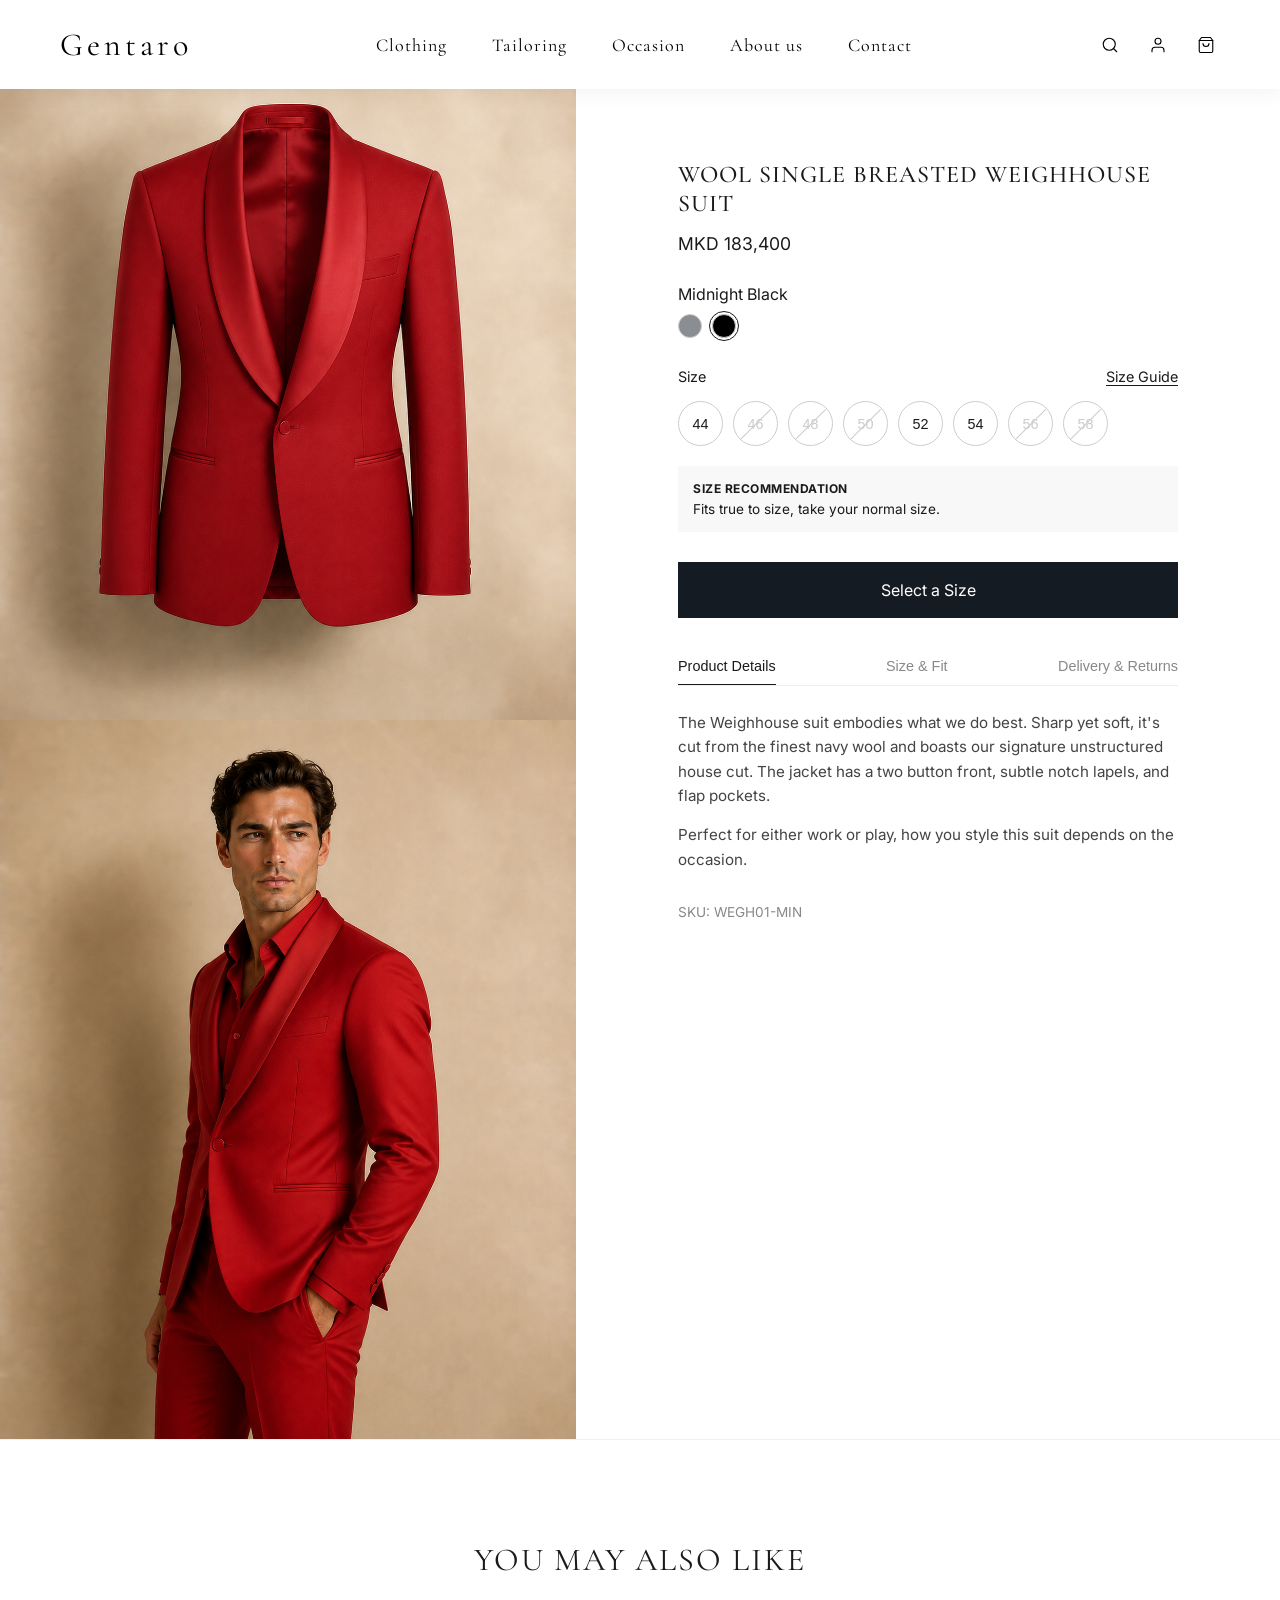
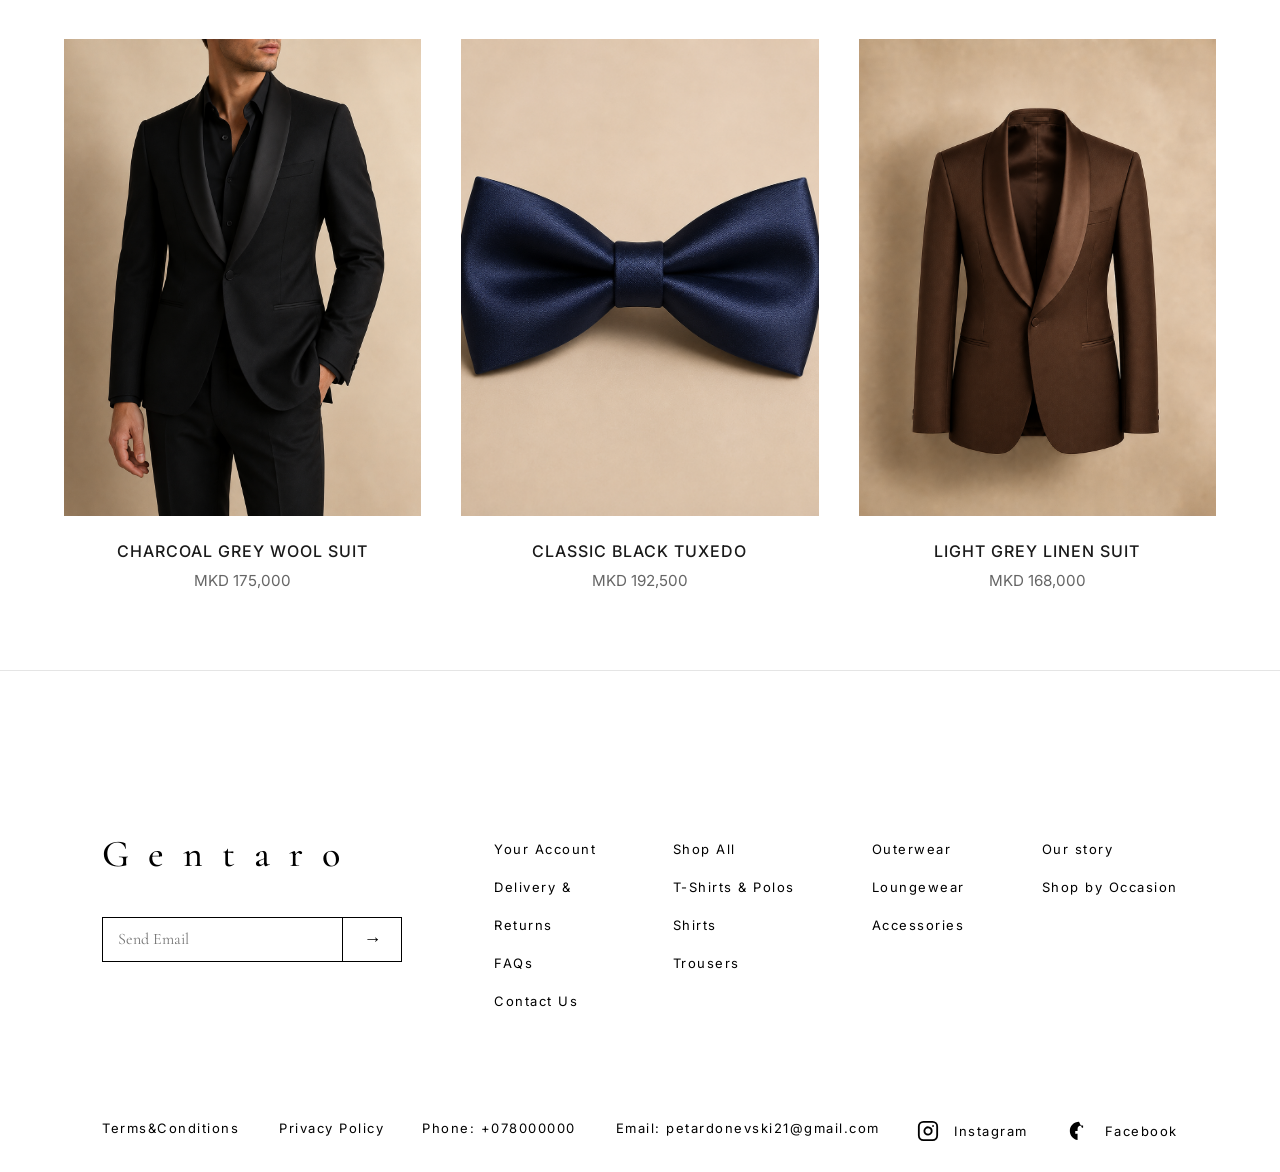
<file: PRODUCTS6CRVENO/index.html>
<!DOCTYPE html>
<html lang="en">
<head>
    <meta charset="UTF-8">
    <meta name="viewport" content="width=device-width, initial-scale=1.0">
    <title>Gentaro - Weighhouse Suit</title>
    <link href="https://fonts.googleapis.com/css2?family=Cormorant+Garamond:wght@400;500;600&family=Inter:wght@300;400;500;700&display=swap" rel="stylesheet">
    <link rel="stylesheet" href="style.css">
    <script src="script.js" defer></script>
</head>
<body>
      <header class="site-header">
    <a href="../index.html" class="logo">Gentaro</a>

    <nav class="nav-links">
        <!-- CLOTHING -->
        <div class="clothing-wrapper nav-item">
            <a href="#">Clothing</a>
            <div class="mega-menu">
                <div class="mega-menu-left">
                    <div class="mega-menu-column">
                        <h4>Categories</h4>
                        <a href="../SUITS/suits.html">Shop All</a>
                        <a href="../SUITS/suits.html">Suits</a>
                        <a href="../SUITS/suits.html">Outerwear</a>
                        <a href="../SUITS/suits.html">Accessories</a>
                    </div>
                    <div class="mega-menu-column">
                        <h4>Explore</h4>
                        <a href="#">New Arrivals</a>
                        <a href="#">Must Have</a>
                        <a href="#">Summer 2026</a>
                    </div>
                </div>
                <div class="mega-menu-right">
                    <div class="mega-img-wrapper">
                        <img src="../slikizaprva/levoclothing.png" alt="">
                    </div>
                    <div class="mega-img-wrapper">
                        <img src="../slikizaprva/clothingdesno.png" alt="">
                    </div>
                </div>
            </div>
        </div>

        <!-- TAILORING -->
        <div class="tailoring-wrapper nav-item">
            <a href="#">Tailoring</a>
            <div class="mega-menu">
                <div class="tailoring-grid">
                    <a href="#" class="tailoring-card">
                        <img src="../slikizaprva/BESPOKETAILORING.png" alt="">
                        <div class="card-overlay"></div>
                        <span class="card-title">Bespoke Tailoring</span>
                    </a>
                    <a href="#" class="tailoring-card">
                        <img src="../slikizaprva/MEASURE.png" alt="">
                        <div class="card-overlay"></div>
                        <span class="card-title">Made to Measure</span>
                    </a>
                    <a href="../TAILORING/tailoring.html" class="tailoring-card">
                        <img src="../slikizaprva/PROCESS.jpg" alt="">
                        <div class="card-overlay"></div>
                        <span class="card-title">The Process</span>
                    </a>
                </div>
            </div>
        </div>

        <!-- OCCASION -->
        <div class="occasion-wrapper nav-item">
            <a href="#">Occasion</a>
            <div class="mega-menu">
                <div class="occasion-left">
                    <div class="mega-menu-column">
                        <h4>Special Occasions</h4>
                        <a href="#">Party Season</a>
                        <a href="#">Wedding</a>
                        <a href="#">Date Night</a>
                        <a href="#">Black Tie</a>
                        <h4 style="margin-top: 30px;">Everyday</h4>
                        <a href="#">Weekend</a>
                        <a href="#">Work</a>
                    </div>
                </div>
                <div class="occasion-right">
                    <a href="#" class="occasion-card">
                        <img src="../slikizaprva/occasioneden.png" alt="">
                        <div class="card-overlay"></div>
                        <span class="card-title">Work</span>
                    </a>
                    <a href="#" class="occasion-card">
                        <img src="../slikizaprva/occasiondva.png" alt="">
                        <div class="card-overlay"></div>
                        <span class="card-title">Party</span>
                    </a>
                    <a href="#" class="occasion-card">
                        <img src="../slikizaprva/occasiontri.png" alt="">
                        <div class="card-overlay"></div>
                        <span class="card-title">Weekend</span>
                    </a>
                </div>
            </div>
        </div>

        <a href="../ABOUT/about.html">About us</a>
        <a href="../CONTACT/contact.html">Contact</a>
    </nav>

    <div class="header-icons">
        <button class="icon-btn" aria-label="Search">
            <svg width="18" height="18" viewBox="0 0 24 24" fill="none" stroke="currentColor" stroke-width="1.5" stroke-linecap="round" stroke-linejoin="round"><circle cx="11" cy="11" r="8"></circle><line x1="21" y1="21" x2="16.65" y2="16.65"></line></svg>
        </button>
        
        <a href="../LOGIN/login.html" class="icon-btn desktop-profile" aria-label="Profile">
            <svg width="18" height="18" viewBox="0 0 24 24" fill="none" stroke="currentColor" stroke-width="1.5" stroke-linecap="round" stroke-linejoin="round"><path d="M20 21v-2a4 4 0 0 0-4-4H8a4 4 0 0 0-4 4v2"></path><circle cx="12" cy="7" r="4"></circle></svg>
        </a>
        
        <button class="icon-btn" aria-label="Cart">
            <svg width="18" height="18" viewBox="0 0 24 24" fill="none" stroke="currentColor" stroke-width="1.5" stroke-linecap="round" stroke-linejoin="round"><path d="M6 2L3 6v14a2 2 0 0 0 2 2h14a2 2 0 0 0 2-2V6l-3-4z"></path><line x1="3" y1="6" x2="21" y2="6"></line><path d="M16 10a4 4 0 0 1-8 0"></path></svg>
        </button>

        <!-- ХАМБУРГЕР МЕНИ ЗА МОБИЛЕН -->
        <button class="icon-btn mobile-hamburger" id="mobileMenuOpenBtn" aria-label="Menu" style="display: none;">
            <svg width="22" height="22" viewBox="0 0 24 24" fill="none" stroke="currentColor" stroke-width="1.5" stroke-linecap="round" stroke-linejoin="round"><line x1="3" y1="12" x2="21" y2="12"></line><line x1="3" y1="6" x2="21" y2="6"></line><line x1="3" y1="18" x2="21" y2="18"></line></svg>
        </button>
    </div>
</header>

<section class="product-section">
    <div class="product-images">
        <img src="../SUITS/slikiodela/crveno.png" alt="Navy Wool Suit Front">
        <img src="../SUITS/slikiodela/crvenohover.png" alt="Navy Wool Suit Detail">
    </div>

    <div class="product-details">
        <div class="details-content">
            <h1 class="product-title">Wool Single Breasted Weighhouse Suit</h1>
            <p class="product-price">MKD 183,400</p>
            
            <div class="color-selection">
                <p>Midnight Black</p>
                <div class="color-options">
                    <button class="color-btn grey"></button>
                    <button class="color-btn navy active"></button>
                </div>
            </div>

            <div class="size-selection">
                <div class="size-header">
                    <span>Size</span>
                    <a href="#" class="size-guide">Size Guide</a>
                </div>
                <div class="size-options">
                    <button class="size-btn">44</button>
                    <button class="size-btn disabled">46</button>
                    <button class="size-btn disabled">48</button>
                    <button class="size-btn disabled">50</button>
                    <button class="size-btn">52</button>
                    <button class="size-btn">54</button>
                    <button class="size-btn disabled">56</button>
                    <button class="size-btn disabled">58</button>
                </div>
            </div>

            <div class="size-recommendation">
                <strong>SIZE RECOMMENDATION</strong>
                <p>Fits true to size, take your normal size.</p>
            </div>

            <button class="add-to-cart-btn">Select a Size</button>

            <div class="product-accordion">
                <div class="accordion-tabs">
                    <button class="tab active" data-target="tab-details">Product Details</button>
                    <button class="tab" data-target="tab-size">Size & Fit</button>
                    <button class="tab" data-target="tab-delivery">Delivery & Returns</button>
                </div>
                
                <div class="accordion-content-wrapper">
                    <div class="tab-pane active" id="tab-details">
                        <p>The Weighhouse suit embodies what we do best. Sharp yet soft, it's cut from the finest navy wool and boasts our signature unstructured house cut. The jacket has a two button front, subtle notch lapels, and flap pockets.</p>
                        <p>Perfect for either work or play, how you style this suit depends on the occasion.</p>
                        <p class="sku">SKU: WEGH01-MIN</p>
                    </div>
                    
                    <div class="tab-pane" id="tab-size">
                        <p><strong>Fit:</strong> Tailored slim fit. We recommend sizing up if you prefer a slightly looser, traditional drape.</p>
                        <p><strong>Model:</strong> Our model is 185cm (6'1") tall, has a 98cm (38.5") chest, and wears a size 48 jacket.</p>
                        <p><strong>Trousers:</strong> Supplied unhemmed so they can be tailored to your exact length. Featuring a comfortable mid-rise waist.</p>
                    </div>
                    
                    <div class="tab-pane" id="tab-delivery">
                        <p><strong>Delivery:</strong> Free standard shipping on all orders over MKD 15,000. Express delivery (1-2 business days) is available at checkout.</p>
                        <p><strong>Returns:</strong> We offer a 14-day free return policy for unworn items with original tags still attached. Custom altered suits cannot be returned.</p>
                    </div>
                </div>
            </div>
        </div>
    </div>
</section>

<section class="similar-products">
    <h2 class="similar-title">You May Also Like</h2>
    
    <div class="similar-grid">
        <a href="#" class="similar-card">
            <div class="similar-img-wrapper">
                <img src="../SUITS/slikiodela/crnoprvohover.png" alt="Charcoal Grey Suit">
            </div>
            <div class="similar-info">
                <h3>Charcoal Grey Wool Suit</h3>
                <p>MKD 175,000</p>
            </div>
        </a>
        
        <a href="#" class="similar-card">
            <div class="similar-img-wrapper">
                <img src="../SUITS/slikiodela/mashna.png" alt="Classic Black Tuxedo">
            </div>
            <div class="similar-info">
                <h3>Classic Black Tuxedo</h3>
                <p>MKD 192,500</p>
            </div>
        </a>

        <a href="#" class="similar-card">
            <div class="similar-img-wrapper">
                <img src="../SUITS/slikiodela/kafeavo.png" alt="Light Grey Linen Suit">
            </div>
            <div class="similar-info">
                <h3>Light Grey Linen Suit</h3>
                <p>MKD 168,000</p>
            </div>
        </a>
    </div>
</section>

<footer class="site-footer">
    <div class="footer-top">
        <div class="footer-left">
            <h2 class="footer-logo">G e n t a r o</h2>
            <div class="newsletter-box">
                <input type="email" placeholder="Send Email" class="newsletter-input">
                <button class="newsletter-btn">→</button>
            </div>
        </div>
        
        <div class="footer-links">
            <div class="link-column">
                <a href="#" class="footer-link">Your Account</a>
                <a href="#" class="footer-link">Delivery &</a>
                <a href="#" class="footer-link">Returns</a>
                <a href="#" class="footer-link">FAQs</a>
                <a href="#" class="footer-link">Contact Us</a>
            </div>
            <div class="link-column">
                <a href="#" class="footer-link">Shop All</a>
                <a href="#" class="footer-link">T-Shirts & Polos</a>
                <a href="#" class="footer-link">Shirts</a>
                <a href="#" class="footer-link">Trousers</a>
            </div>
            <div class="link-column">
                <a href="#" class="footer-link">Outerwear</a>
                <a href="#" class="footer-link">Loungewear</a>
                <a href="#" class="footer-link">Accessories</a>
            </div>
            <div class="link-column">
                <a href="#" class="footer-link">Our story</a>
                <a href="#" class="footer-link">Shop by Occasion</a>
            </div>
        </div>
    </div>

    <div class="footer-bottom">
        <div class="bottom-left">
            <a href="#" class="footer-link">Terms&Conditions</a>
            <a href="#" class="footer-link">Privacy Policy</a>
        </div>
        
        <div class="bottom-center">
            <p>Phone: +078000000</p>
            <p>Email: petardonevski21@gmail.com</p>
        </div>
        
        <div class="bottom-right">
            <a href="#" class="footer-link social-link">
                <svg class="social-icon" viewBox="0 0 24 24" fill="none" stroke="currentColor" stroke-width="2" stroke-linecap="round" stroke-linejoin="round">
                    <rect x="2" y="2" width="20" height="20" rx="5" ry="5"></rect>
                    <path d="M16 11.37A4 4 0 1 1 12.63 8 4 4 0 0 1 16 11.37z"></path>
                    <line x1="17.5" y1="6.5" x2="17.51" y2="6.5"></line>
                </svg>
                Instagram
            </a>
            <a href="#" class="footer-link social-link">
                <svg class="social-icon" viewBox="0 0 24 24" fill="currentColor">
                    <path d="M12 2C6.477 2 2 6.477 2 12c0 4.991 3.657 9.128 8.438 9.878v-6.987h-2.54V12h2.54V9.797c0-2.506 1.492-3.89 3.777-3.89 1.094 0 2.238.195 2.238.195v2.46h-1.26c-1.243 0-1.63 1.562V12h2.773l-.443 2.89h-2.33v6.988C18.343 21.128 22 16.991 22 12c0-5.523-4.477-10-10-10z"></path>
                </svg>
                Facebook
            </a>
        </div>
    </div>
</footer>

<!-- SEARCH PANEL -->
<div class="search-overlay" id="searchOverlay"></div>
<div class="search-panel" id="searchPanel">
    <button class="search-close-btn" id="searchCloseBtn" aria-label="Close Search">
        <svg width="28" height="28" viewBox="0 0 24 24" fill="none" stroke="currentColor" stroke-width="1" stroke-linecap="round" stroke-linejoin="round"><line x1="18" y1="6" x2="6" y2="18"></line><line x1="6" y1="6" x2="18" y2="18"></line></svg>
    </button>
    <div class="search-content">
        <h2 class="search-title">Search</h2>
        <div class="search-input-wrapper">
            <input type="text" class="search-input" placeholder="What are you looking for?">
            <button class="search-submit-btn">
                <svg width="22" height="22" viewBox="0 0 24 24" fill="none" stroke="currentColor" stroke-width="1.5" stroke-linecap="round" stroke-linejoin="round"><circle cx="11" cy="11" r="8"></circle><line x1="21" y1="21" x2="16.65" y2="16.65"></line></svg>
            </button>
        </div>
        <div class="search-suggestions">
            <h3 class="suggestions-heading">Search Suggestions</h3>
            <ul class="suggestions-list">
                <li><a href="../SUITS/suits.html">Suits & Tailoring</a></li>
                <li><a href="#">New Arrivals</a></li>
                <li><a href="#">Summer 2026 Collection</a></li>
                <li><a href="#">Accessories</a></li>
            </ul>
        </div>
    </div>
</div>

<!-- CART PANEL -->
<div class="cart-overlay" id="cartOverlay"></div>
<div class="cart-panel" id="cartPanel">
    <div class="cart-header">
        <h2 class="cart-title">Shopping Bag</h2>
        <button class="cart-close-btn" id="cartCloseBtn" aria-label="Close Cart">
            <svg width="24" height="24" viewBox="0 0 24 24" fill="none" stroke="currentColor" stroke-width="1" stroke-linecap="round" stroke-linejoin="round"><line x1="18" y1="6" x2="6" y2="18"></line><line x1="6" y1="6" x2="18" y2="18"></line></svg>
        </button>
    </div>
    
    <div class="cart-content">
        <div class="cart-item">
            <div class="cart-item-img-wrapper">
                <img src="../PRODUCTS6CRVENO/slikiodela/crveno.png" alt="Graphite Tailoring" class="cart-item-img">
            </div>
            <div class="cart-item-details">
                <div class="cart-item-top">
                    <h3 class="cart-item-name">Graphite Tailoring</h3>
                    <div class="price-container">
                        <span class="currency">€</span>
                        <p class="cart-item-price">1,250.00</p>
                    </div>
                </div>
                <p class="cart-item-meta">Color: Charcoal</p>
                <p class="cart-item-meta">Size: 40R</p>
                <div class="cart-item-bottom">
                    <div class="cart-quantity">
                        <button class="qty-btn">-</button>
                        <span class="qty-num">1</span>
                        <button class="qty-btn">+</button>
                    </div>
                    <button class="cart-item-remove">Remove</button>
                </div>
            </div>
        </div>
    </div>

    <div class="cart-footer">
        <div class="cart-subtotal">
            <span>SUBTOTAL</span>
            <span>€ 1,250.00</span>
        </div>
        <p class="cart-shipping-note">Taxes and shipping calculated at checkout.</p>
        <button class="cart-checkout-btn">PROCEED TO CHECKOUT</button>
    </div>
</div>

<!-- МОБИЛНО МЕНИ (СЕ ПОЈАВУВА ОД ЛЕВО) -->
<div class="mobile-menu-panel" id="mobileMenuPanel">
    <div class="mobile-menu-top">
        <a href="../LOGIN/login.html" class="mobile-icon" aria-label="Profile">
            <svg width="22" height="22" viewBox="0 0 24 24" fill="none" stroke="currentColor" stroke-width="1.5" stroke-linecap="round" stroke-linejoin="round"><path d="M20 21v-2a4 4 0 0 0-4-4H8a4 4 0 0 0-4 4v2"></path><circle cx="12" cy="7" r="4"></circle></svg>
        </a>
        <a href="../index.html" class="mobile-logo">Gentaro</a>
        <button class="mobile-close-btn" id="mobileMenuCloseBtn">
            <svg width="24" height="24" viewBox="0 0 24 24" fill="none" stroke="currentColor" stroke-width="1" stroke-linecap="round" stroke-linejoin="round"><line x1="18" y1="6" x2="6" y2="18"></line><line x1="6" y1="6" x2="18" y2="18"></line></svg>
        </button>
    </div>
    
    <div class="mobile-menu-content">
        <!-- Clothing -->
        <div class="mobile-accordion">
            <button class="mobile-accordion-btn">Clothing <span class="caret">v</span></button>
            <div class="mobile-accordion-body">
                <h4 class="mob-cat-title">CATEGORIES</h4>
                <a href="../SUITS/suits.html">Shop All</a>
                <a href="../SUITS/suits.html">Suits</a>
                <a href="../SUITS/suits.html">Outerwear</a>
                <a href="../SUITS/suits.html">Accessories</a>
                <div class="mob-cat-images">
                    <img src="../slikizaprva/levoclothing.png" alt="">
                    <img src="../slikizaprva/clothingdesno.png" alt="">
                </div>
            </div>
        </div>

        <!-- Tailoring -->
        <div class="mobile-accordion">
            <button class="mobile-accordion-btn">Tailoring <span class="caret">v</span></button>
            <div class="mobile-accordion-body">
                <a href="#">Bespoke Tailoring</a>
                <a href="#">Made to Measure</a>
                <a href="../TAILORING/tailoring.html">The Process</a>
            </div>
        </div>

        <!-- Occasion -->
        <div class="mobile-accordion">
            <button class="mobile-accordion-btn">Occasion <span class="caret">v</span></button>
            <div class="mobile-accordion-body">
                <a href="#">Party Season</a>
                <a href="#">Wedding</a>
                <a href="#">Work</a>
            </div>
        </div>

        <a href="../ABOUT/about.html" class="mobile-single-link">About us <span class="caret">v</span></a>
        <a href="../CONTACT/contact.html" class="mobile-single-link">Contact <span class="caret">v</span></a>
    </div>
</div>

</body>
</html>
</file>
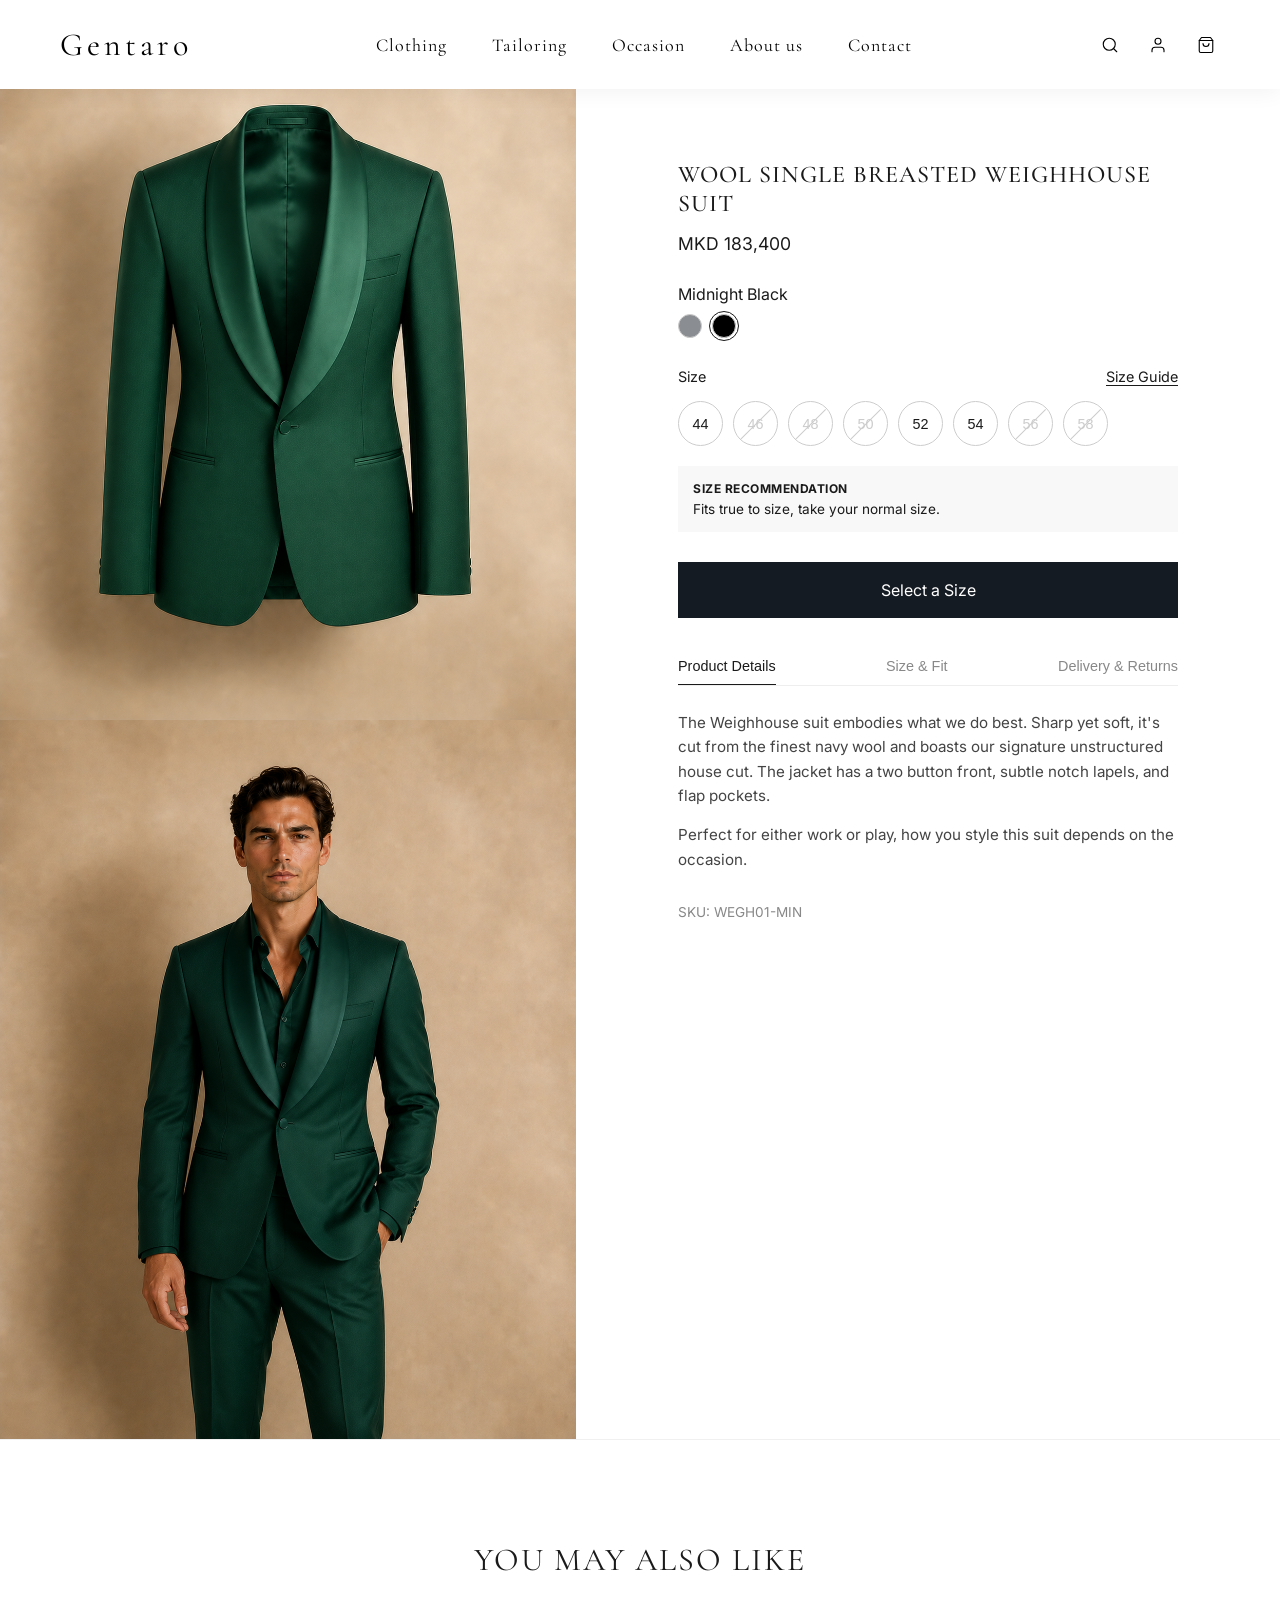
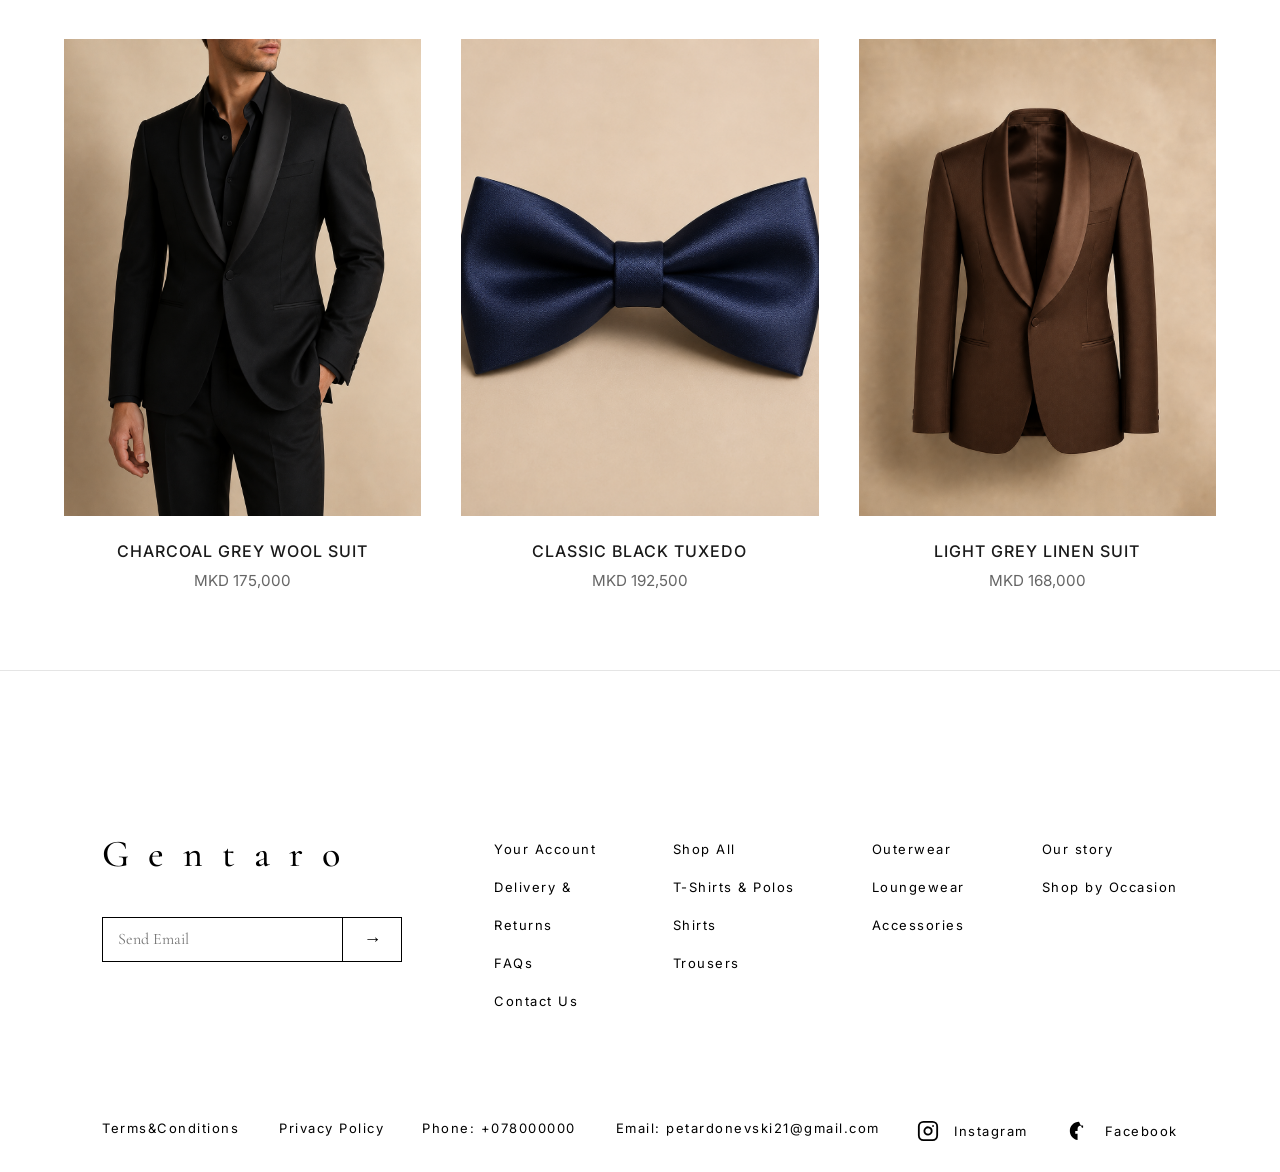
<file: PRODUCTS7ZELENO/index.html>
<!DOCTYPE html>
<html lang="en">
<head>
    <meta charset="UTF-8">
    <meta name="viewport" content="width=device-width, initial-scale=1.0">
    <title>Gentaro - Weighhouse Suit</title>
    <link href="https://fonts.googleapis.com/css2?family=Cormorant+Garamond:wght@400;500;600&family=Inter:wght@300;400;500;700&display=swap" rel="stylesheet">
    <link rel="stylesheet" href="style.css">
    <script src="script.js" defer></script>
</head>
<body>
      <header class="site-header">
    <a href="../index.html" class="logo">Gentaro</a>

    <nav class="nav-links">
        <!-- CLOTHING -->
        <div class="clothing-wrapper nav-item">
            <a href="#">Clothing</a>
            <div class="mega-menu">
                <div class="mega-menu-left">
                    <div class="mega-menu-column">
                        <h4>Categories</h4>
                        <a href="../SUITS/suits.html">Shop All</a>
                        <a href="../SUITS/suits.html">Suits</a>
                        <a href="../SUITS/suits.html">Outerwear</a>
                        <a href="../SUITS/suits.html">Accessories</a>
                    </div>
                    <div class="mega-menu-column">
                        <h4>Explore</h4>
                        <a href="#">New Arrivals</a>
                        <a href="#">Must Have</a>
                        <a href="#">Summer 2026</a>
                    </div>
                </div>
                <div class="mega-menu-right">
                    <div class="mega-img-wrapper">
                        <img src="../slikizaprva/levoclothing.png" alt="">
                    </div>
                    <div class="mega-img-wrapper">
                        <img src="../slikizaprva/clothingdesno.png" alt="">
                    </div>
                </div>
            </div>
        </div>

        <!-- TAILORING -->
        <div class="tailoring-wrapper nav-item">
            <a href="#">Tailoring</a>
            <div class="mega-menu">
                <div class="tailoring-grid">
                    <a href="#" class="tailoring-card">
                        <img src="../slikizaprva/BESPOKETAILORING.png" alt="">
                        <div class="card-overlay"></div>
                        <span class="card-title">Bespoke Tailoring</span>
                    </a>
                    <a href="#" class="tailoring-card">
                        <img src="../slikizaprva/MEASURE.png" alt="">
                        <div class="card-overlay"></div>
                        <span class="card-title">Made to Measure</span>
                    </a>
                    <a href="../TAILORING/tailoring.html" class="tailoring-card">
                        <img src="../slikizaprva/PROCESS.jpg" alt="">
                        <div class="card-overlay"></div>
                        <span class="card-title">The Process</span>
                    </a>
                </div>
            </div>
        </div>

        <!-- OCCASION -->
        <div class="occasion-wrapper nav-item">
            <a href="#">Occasion</a>
            <div class="mega-menu">
                <div class="occasion-left">
                    <div class="mega-menu-column">
                        <h4>Special Occasions</h4>
                        <a href="#">Party Season</a>
                        <a href="#">Wedding</a>
                        <a href="#">Date Night</a>
                        <a href="#">Black Tie</a>
                        <h4 style="margin-top: 30px;">Everyday</h4>
                        <a href="#">Weekend</a>
                        <a href="#">Work</a>
                    </div>
                </div>
                <div class="occasion-right">
                    <a href="#" class="occasion-card">
                        <img src="../slikizaprva/occasioneden.png" alt="">
                        <div class="card-overlay"></div>
                        <span class="card-title">Work</span>
                    </a>
                    <a href="#" class="occasion-card">
                        <img src="../slikizaprva/occasiondva.png" alt="">
                        <div class="card-overlay"></div>
                        <span class="card-title">Party</span>
                    </a>
                    <a href="#" class="occasion-card">
                        <img src="../slikizaprva/occasiontri.png" alt="">
                        <div class="card-overlay"></div>
                        <span class="card-title">Weekend</span>
                    </a>
                </div>
            </div>
        </div>

        <a href="../ABOUT/about.html">About us</a>
        <a href="../CONTACT/contact.html">Contact</a>
    </nav>

    <div class="header-icons">
        <button class="icon-btn" aria-label="Search">
            <svg width="18" height="18" viewBox="0 0 24 24" fill="none" stroke="currentColor" stroke-width="1.5" stroke-linecap="round" stroke-linejoin="round"><circle cx="11" cy="11" r="8"></circle><line x1="21" y1="21" x2="16.65" y2="16.65"></line></svg>
        </button>
        
        <a href="../LOGIN/login.html" class="icon-btn desktop-profile" aria-label="Profile">
            <svg width="18" height="18" viewBox="0 0 24 24" fill="none" stroke="currentColor" stroke-width="1.5" stroke-linecap="round" stroke-linejoin="round"><path d="M20 21v-2a4 4 0 0 0-4-4H8a4 4 0 0 0-4 4v2"></path><circle cx="12" cy="7" r="4"></circle></svg>
        </a>
        
        <button class="icon-btn" aria-label="Cart">
            <svg width="18" height="18" viewBox="0 0 24 24" fill="none" stroke="currentColor" stroke-width="1.5" stroke-linecap="round" stroke-linejoin="round"><path d="M6 2L3 6v14a2 2 0 0 0 2 2h14a2 2 0 0 0 2-2V6l-3-4z"></path><line x1="3" y1="6" x2="21" y2="6"></line><path d="M16 10a4 4 0 0 1-8 0"></path></svg>
        </button>

        <!-- ХАМБУРГЕР МЕНИ ЗА МОБИЛЕН -->
        <button class="icon-btn mobile-hamburger" id="mobileMenuOpenBtn" aria-label="Menu" style="display: none;">
            <svg width="22" height="22" viewBox="0 0 24 24" fill="none" stroke="currentColor" stroke-width="1.5" stroke-linecap="round" stroke-linejoin="round"><line x1="3" y1="12" x2="21" y2="12"></line><line x1="3" y1="6" x2="21" y2="6"></line><line x1="3" y1="18" x2="21" y2="18"></line></svg>
        </button>
    </div>
</header>

<section class="product-section">
    <div class="product-images">
        <img src="../SUITS/slikiodela/zeleno.png" alt="Navy Wool Suit Front">
        <img src="../SUITS/slikiodela/zelenohover.png" alt="Navy Wool Suit Detail">
    </div>

    <div class="product-details">
        <div class="details-content">
            <h1 class="product-title">Wool Single Breasted Weighhouse Suit</h1>
            <p class="product-price">MKD 183,400</p>
            
            <div class="color-selection">
                <p>Midnight Black</p>
                <div class="color-options">
                    <button class="color-btn grey"></button>
                    <button class="color-btn navy active"></button>
                </div>
            </div>

            <div class="size-selection">
                <div class="size-header">
                    <span>Size</span>
                    <a href="#" class="size-guide">Size Guide</a>
                </div>
                <div class="size-options">
                    <button class="size-btn">44</button>
                    <button class="size-btn disabled">46</button>
                    <button class="size-btn disabled">48</button>
                    <button class="size-btn disabled">50</button>
                    <button class="size-btn">52</button>
                    <button class="size-btn">54</button>
                    <button class="size-btn disabled">56</button>
                    <button class="size-btn disabled">58</button>
                </div>
            </div>

            <div class="size-recommendation">
                <strong>SIZE RECOMMENDATION</strong>
                <p>Fits true to size, take your normal size.</p>
            </div>

            <button class="add-to-cart-btn">Select a Size</button>

            <div class="product-accordion">
                <div class="accordion-tabs">
                    <button class="tab active" data-target="tab-details">Product Details</button>
                    <button class="tab" data-target="tab-size">Size & Fit</button>
                    <button class="tab" data-target="tab-delivery">Delivery & Returns</button>
                </div>
                
                <div class="accordion-content-wrapper">
                    <div class="tab-pane active" id="tab-details">
                        <p>The Weighhouse suit embodies what we do best. Sharp yet soft, it's cut from the finest navy wool and boasts our signature unstructured house cut. The jacket has a two button front, subtle notch lapels, and flap pockets.</p>
                        <p>Perfect for either work or play, how you style this suit depends on the occasion.</p>
                        <p class="sku">SKU: WEGH01-MIN</p>
                    </div>
                    
                    <div class="tab-pane" id="tab-size">
                        <p><strong>Fit:</strong> Tailored slim fit. We recommend sizing up if you prefer a slightly looser, traditional drape.</p>
                        <p><strong>Model:</strong> Our model is 185cm (6'1") tall, has a 98cm (38.5") chest, and wears a size 48 jacket.</p>
                        <p><strong>Trousers:</strong> Supplied unhemmed so they can be tailored to your exact length. Featuring a comfortable mid-rise waist.</p>
                    </div>
                    
                    <div class="tab-pane" id="tab-delivery">
                        <p><strong>Delivery:</strong> Free standard shipping on all orders over MKD 15,000. Express delivery (1-2 business days) is available at checkout.</p>
                        <p><strong>Returns:</strong> We offer a 14-day free return policy for unworn items with original tags still attached. Custom altered suits cannot be returned.</p>
                    </div>
                </div>
            </div>
        </div>
    </div>
</section>

<section class="similar-products">
    <h2 class="similar-title">You May Also Like</h2>
    
    <div class="similar-grid">
        <a href="#" class="similar-card">
            <div class="similar-img-wrapper">
                <img src="../SUITS/slikiodela/crnoprvohover.png" alt="Charcoal Grey Suit">
            </div>
            <div class="similar-info">
                <h3>Charcoal Grey Wool Suit</h3>
                <p>MKD 175,000</p>
            </div>
        </a>
        
        <a href="#" class="similar-card">
            <div class="similar-img-wrapper">
                <img src="../SUITS/slikiodela/mashna.png" alt="Classic Black Tuxedo">
            </div>
            <div class="similar-info">
                <h3>Classic Black Tuxedo</h3>
                <p>MKD 192,500</p>
            </div>
        </a>

        <a href="#" class="similar-card">
            <div class="similar-img-wrapper">
                <img src="../SUITS/slikiodela/kafeavo.png" alt="Light Grey Linen Suit">
            </div>
            <div class="similar-info">
                <h3>Light Grey Linen Suit</h3>
                <p>MKD 168,000</p>
            </div>
        </a>
    </div>
</section>

<footer class="site-footer">
    <div class="footer-top">
        <div class="footer-left">
            <h2 class="footer-logo">G e n t a r o</h2>
            <div class="newsletter-box">
                <input type="email" placeholder="Send Email" class="newsletter-input">
                <button class="newsletter-btn">→</button>
            </div>
        </div>
        
        <div class="footer-links">
            <div class="link-column">
                <a href="#" class="footer-link">Your Account</a>
                <a href="#" class="footer-link">Delivery &</a>
                <a href="#" class="footer-link">Returns</a>
                <a href="#" class="footer-link">FAQs</a>
                <a href="#" class="footer-link">Contact Us</a>
            </div>
            <div class="link-column">
                <a href="#" class="footer-link">Shop All</a>
                <a href="#" class="footer-link">T-Shirts & Polos</a>
                <a href="#" class="footer-link">Shirts</a>
                <a href="#" class="footer-link">Trousers</a>
            </div>
            <div class="link-column">
                <a href="#" class="footer-link">Outerwear</a>
                <a href="#" class="footer-link">Loungewear</a>
                <a href="#" class="footer-link">Accessories</a>
            </div>
            <div class="link-column">
                <a href="#" class="footer-link">Our story</a>
                <a href="#" class="footer-link">Shop by Occasion</a>
            </div>
        </div>
    </div>

    <div class="footer-bottom">
        <div class="bottom-left">
            <a href="#" class="footer-link">Terms&Conditions</a>
            <a href="#" class="footer-link">Privacy Policy</a>
        </div>
        
        <div class="bottom-center">
            <p>Phone: +078000000</p>
            <p>Email: petardonevski21@gmail.com</p>
        </div>
        
        <div class="bottom-right">
            <a href="#" class="footer-link social-link">
                <svg class="social-icon" viewBox="0 0 24 24" fill="none" stroke="currentColor" stroke-width="2" stroke-linecap="round" stroke-linejoin="round">
                    <rect x="2" y="2" width="20" height="20" rx="5" ry="5"></rect>
                    <path d="M16 11.37A4 4 0 1 1 12.63 8 4 4 0 0 1 16 11.37z"></path>
                    <line x1="17.5" y1="6.5" x2="17.51" y2="6.5"></line>
                </svg>
                Instagram
            </a>
            <a href="#" class="footer-link social-link">
                <svg class="social-icon" viewBox="0 0 24 24" fill="currentColor">
                    <path d="M12 2C6.477 2 2 6.477 2 12c0 4.991 3.657 9.128 8.438 9.878v-6.987h-2.54V12h2.54V9.797c0-2.506 1.492-3.89 3.777-3.89 1.094 0 2.238.195 2.238.195v2.46h-1.26c-1.243 0-1.63 1.562V12h2.773l-.443 2.89h-2.33v6.988C18.343 21.128 22 16.991 22 12c0-5.523-4.477-10-10-10z"></path>
                </svg>
                Facebook
            </a>
        </div>
    </div>
</footer>

<!-- SEARCH PANEL -->
<div class="search-overlay" id="searchOverlay"></div>
<div class="search-panel" id="searchPanel">
    <button class="search-close-btn" id="searchCloseBtn" aria-label="Close Search">
        <svg width="28" height="28" viewBox="0 0 24 24" fill="none" stroke="currentColor" stroke-width="1" stroke-linecap="round" stroke-linejoin="round"><line x1="18" y1="6" x2="6" y2="18"></line><line x1="6" y1="6" x2="18" y2="18"></line></svg>
    </button>
    <div class="search-content">
        <h2 class="search-title">Search</h2>
        <div class="search-input-wrapper">
            <input type="text" class="search-input" placeholder="What are you looking for?">
            <button class="search-submit-btn">
                <svg width="22" height="22" viewBox="0 0 24 24" fill="none" stroke="currentColor" stroke-width="1.5" stroke-linecap="round" stroke-linejoin="round"><circle cx="11" cy="11" r="8"></circle><line x1="21" y1="21" x2="16.65" y2="16.65"></line></svg>
            </button>
        </div>
        <div class="search-suggestions">
            <h3 class="suggestions-heading">Search Suggestions</h3>
            <ul class="suggestions-list">
                <li><a href="../SUITS/suits.html">Suits & Tailoring</a></li>
                <li><a href="#">New Arrivals</a></li>
                <li><a href="#">Summer 2026 Collection</a></li>
                <li><a href="#">Accessories</a></li>
            </ul>
        </div>
    </div>
</div>

<!-- CART PANEL -->
<div class="cart-overlay" id="cartOverlay"></div>
<div class="cart-panel" id="cartPanel">
    <div class="cart-header">
        <h2 class="cart-title">Shopping Bag</h2>
        <button class="cart-close-btn" id="cartCloseBtn" aria-label="Close Cart">
            <svg width="24" height="24" viewBox="0 0 24 24" fill="none" stroke="currentColor" stroke-width="1" stroke-linecap="round" stroke-linejoin="round"><line x1="18" y1="6" x2="6" y2="18"></line><line x1="6" y1="6" x2="18" y2="18"></line></svg>
        </button>
    </div>
    
    <div class="cart-content">
        <div class="cart-item">
            <div class="cart-item-img-wrapper">
                <img src="../PRODUCTS6CRVENO/slikiodela/crveno.png" alt="Graphite Tailoring" class="cart-item-img">
            </div>
            <div class="cart-item-details">
                <div class="cart-item-top">
                    <h3 class="cart-item-name">Graphite Tailoring</h3>
                    <div class="price-container">
                        <span class="currency">€</span>
                        <p class="cart-item-price">1,250.00</p>
                    </div>
                </div>
                <p class="cart-item-meta">Color: Charcoal</p>
                <p class="cart-item-meta">Size: 40R</p>
                <div class="cart-item-bottom">
                    <div class="cart-quantity">
                        <button class="qty-btn">-</button>
                        <span class="qty-num">1</span>
                        <button class="qty-btn">+</button>
                    </div>
                    <button class="cart-item-remove">Remove</button>
                </div>
            </div>
        </div>
    </div>

    <div class="cart-footer">
        <div class="cart-subtotal">
            <span>SUBTOTAL</span>
            <span>€ 1,250.00</span>
        </div>
        <p class="cart-shipping-note">Taxes and shipping calculated at checkout.</p>
        <button class="cart-checkout-btn">PROCEED TO CHECKOUT</button>
    </div>
</div>

<!-- МОБИЛНО МЕНИ (СЕ ПОЈАВУВА ОД ЛЕВО) -->
<div class="mobile-menu-panel" id="mobileMenuPanel">
    <div class="mobile-menu-top">
        <a href="../LOGIN/login.html" class="mobile-icon" aria-label="Profile">
            <svg width="22" height="22" viewBox="0 0 24 24" fill="none" stroke="currentColor" stroke-width="1.5" stroke-linecap="round" stroke-linejoin="round"><path d="M20 21v-2a4 4 0 0 0-4-4H8a4 4 0 0 0-4 4v2"></path><circle cx="12" cy="7" r="4"></circle></svg>
        </a>
        <a href="../index.html" class="mobile-logo">Gentaro</a>
        <button class="mobile-close-btn" id="mobileMenuCloseBtn">
            <svg width="24" height="24" viewBox="0 0 24 24" fill="none" stroke="currentColor" stroke-width="1" stroke-linecap="round" stroke-linejoin="round"><line x1="18" y1="6" x2="6" y2="18"></line><line x1="6" y1="6" x2="18" y2="18"></line></svg>
        </button>
    </div>
    
    <div class="mobile-menu-content">
        <!-- Clothing -->
        <div class="mobile-accordion">
            <button class="mobile-accordion-btn">Clothing <span class="caret">v</span></button>
            <div class="mobile-accordion-body">
                <h4 class="mob-cat-title">CATEGORIES</h4>
                <a href="../SUITS/suits.html">Shop All</a>
                <a href="../SUITS/suits.html">Suits</a>
                <a href="../SUITS/suits.html">Outerwear</a>
                <a href="../SUITS/suits.html">Accessories</a>
                <div class="mob-cat-images">
                    <img src="../slikizaprva/levoclothing.png" alt="">
                    <img src="../slikizaprva/clothingdesno.png" alt="">
                </div>
            </div>
        </div>

        <!-- Tailoring -->
        <div class="mobile-accordion">
            <button class="mobile-accordion-btn">Tailoring <span class="caret">v</span></button>
            <div class="mobile-accordion-body">
                <a href="#">Bespoke Tailoring</a>
                <a href="#">Made to Measure</a>
                <a href="../TAILORING/tailoring.html">The Process</a>
            </div>
        </div>

        <!-- Occasion -->
        <div class="mobile-accordion">
            <button class="mobile-accordion-btn">Occasion <span class="caret">v</span></button>
            <div class="mobile-accordion-body">
                <a href="#">Party Season</a>
                <a href="#">Wedding</a>
                <a href="#">Work</a>
            </div>
        </div>

        <a href="../ABOUT/about.html" class="mobile-single-link">About us <span class="caret">v</span></a>
        <a href="../CONTACT/contact.html" class="mobile-single-link">Contact <span class="caret">v</span></a>
    </div>
</div>

</body>
</html>
</file>
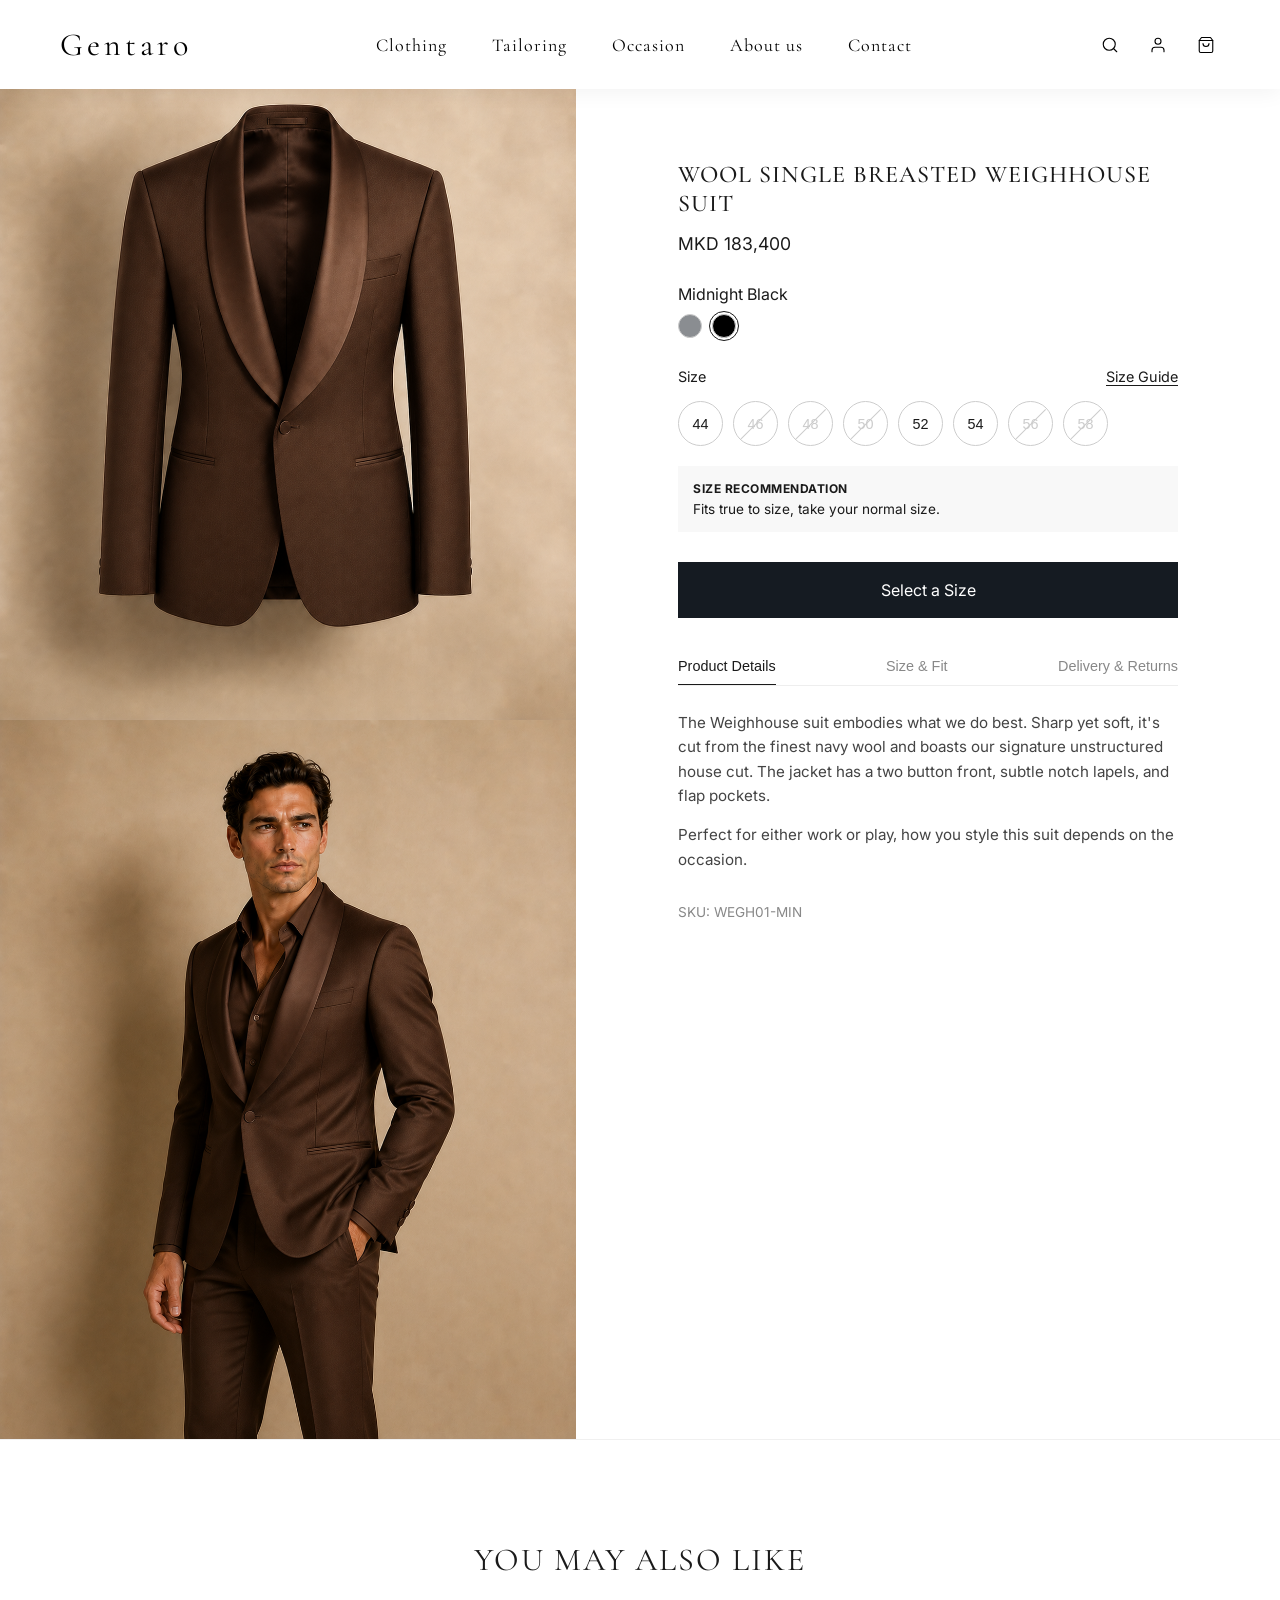
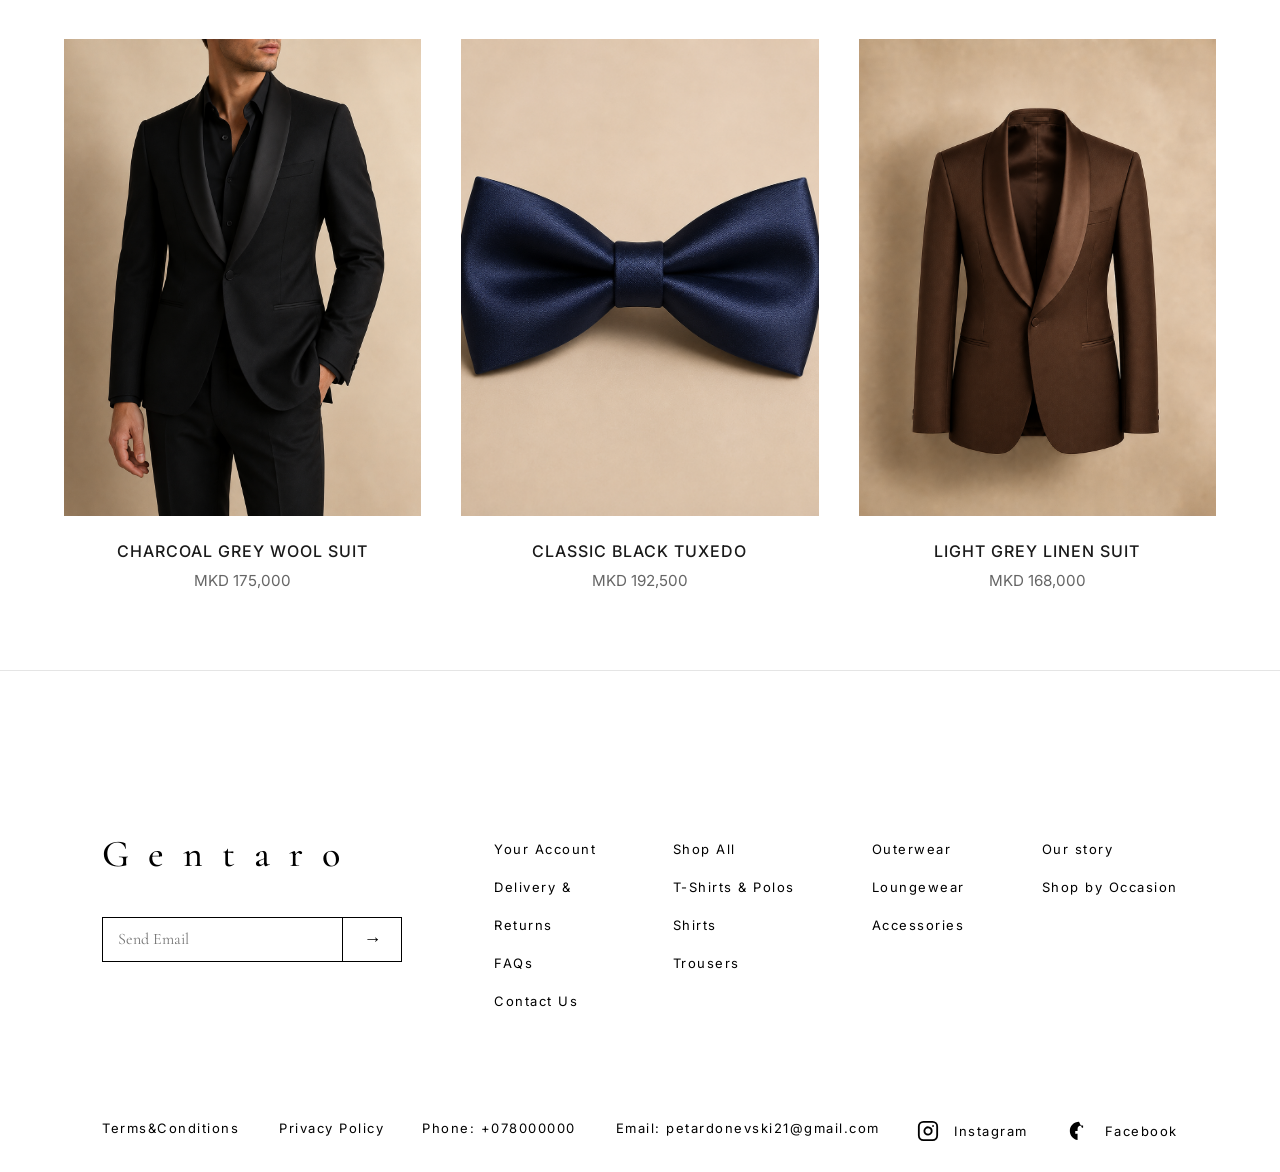
<file: PRODUCTS8KAFEAVO/index.html>
<!DOCTYPE html>
<html lang="en">
<head>
    <meta charset="UTF-8">
    <meta name="viewport" content="width=device-width, initial-scale=1.0">
    <title>Gentaro - Weighhouse Suit</title>
    <link href="https://fonts.googleapis.com/css2?family=Cormorant+Garamond:wght@400;500;600&family=Inter:wght@300;400;500;700&display=swap" rel="stylesheet">
    <link rel="stylesheet" href="style.css">
    <script src="script.js" defer></script>
</head>
<body>
      <header class="site-header">
    <a href="../index.html" class="logo">Gentaro</a>

    <nav class="nav-links">
        <!-- CLOTHING -->
        <div class="clothing-wrapper nav-item">
            <a href="#">Clothing</a>
            <div class="mega-menu">
                <div class="mega-menu-left">
                    <div class="mega-menu-column">
                        <h4>Categories</h4>
                        <a href="../SUITS/suits.html">Shop All</a>
                        <a href="../SUITS/suits.html">Suits</a>
                        <a href="../SUITS/suits.html">Outerwear</a>
                        <a href="../SUITS/suits.html">Accessories</a>
                    </div>
                    <div class="mega-menu-column">
                        <h4>Explore</h4>
                        <a href="#">New Arrivals</a>
                        <a href="#">Must Have</a>
                        <a href="#">Summer 2026</a>
                    </div>
                </div>
                <div class="mega-menu-right">
                    <div class="mega-img-wrapper">
                        <img src="../slikizaprva/levoclothing.png" alt="">
                    </div>
                    <div class="mega-img-wrapper">
                        <img src="../slikizaprva/clothingdesno.png" alt="">
                    </div>
                </div>
            </div>
        </div>

        <!-- TAILORING -->
        <div class="tailoring-wrapper nav-item">
            <a href="#">Tailoring</a>
            <div class="mega-menu">
                <div class="tailoring-grid">
                    <a href="#" class="tailoring-card">
                        <img src="../slikizaprva/BESPOKETAILORING.png" alt="">
                        <div class="card-overlay"></div>
                        <span class="card-title">Bespoke Tailoring</span>
                    </a>
                    <a href="#" class="tailoring-card">
                        <img src="../slikizaprva/MEASURE.png" alt="">
                        <div class="card-overlay"></div>
                        <span class="card-title">Made to Measure</span>
                    </a>
                    <a href="../TAILORING/tailoring.html" class="tailoring-card">
                        <img src="../slikizaprva/PROCESS.jpg" alt="">
                        <div class="card-overlay"></div>
                        <span class="card-title">The Process</span>
                    </a>
                </div>
            </div>
        </div>

        <!-- OCCASION -->
        <div class="occasion-wrapper nav-item">
            <a href="#">Occasion</a>
            <div class="mega-menu">
                <div class="occasion-left">
                    <div class="mega-menu-column">
                        <h4>Special Occasions</h4>
                        <a href="#">Party Season</a>
                        <a href="#">Wedding</a>
                        <a href="#">Date Night</a>
                        <a href="#">Black Tie</a>
                        <h4 style="margin-top: 30px;">Everyday</h4>
                        <a href="#">Weekend</a>
                        <a href="#">Work</a>
                    </div>
                </div>
                <div class="occasion-right">
                    <a href="#" class="occasion-card">
                        <img src="../slikizaprva/occasioneden.png" alt="">
                        <div class="card-overlay"></div>
                        <span class="card-title">Work</span>
                    </a>
                    <a href="#" class="occasion-card">
                        <img src="../slikizaprva/occasiondva.png" alt="">
                        <div class="card-overlay"></div>
                        <span class="card-title">Party</span>
                    </a>
                    <a href="#" class="occasion-card">
                        <img src="../slikizaprva/occasiontri.png" alt="">
                        <div class="card-overlay"></div>
                        <span class="card-title">Weekend</span>
                    </a>
                </div>
            </div>
        </div>

        <a href="../ABOUT/about.html">About us</a>
        <a href="../CONTACT/contact.html">Contact</a>
    </nav>

    <div class="header-icons">
        <button class="icon-btn" aria-label="Search">
            <svg width="18" height="18" viewBox="0 0 24 24" fill="none" stroke="currentColor" stroke-width="1.5" stroke-linecap="round" stroke-linejoin="round"><circle cx="11" cy="11" r="8"></circle><line x1="21" y1="21" x2="16.65" y2="16.65"></line></svg>
        </button>
        
        <a href="../LOGIN/login.html" class="icon-btn desktop-profile" aria-label="Profile">
            <svg width="18" height="18" viewBox="0 0 24 24" fill="none" stroke="currentColor" stroke-width="1.5" stroke-linecap="round" stroke-linejoin="round"><path d="M20 21v-2a4 4 0 0 0-4-4H8a4 4 0 0 0-4 4v2"></path><circle cx="12" cy="7" r="4"></circle></svg>
        </a>
        
        <button class="icon-btn" aria-label="Cart">
            <svg width="18" height="18" viewBox="0 0 24 24" fill="none" stroke="currentColor" stroke-width="1.5" stroke-linecap="round" stroke-linejoin="round"><path d="M6 2L3 6v14a2 2 0 0 0 2 2h14a2 2 0 0 0 2-2V6l-3-4z"></path><line x1="3" y1="6" x2="21" y2="6"></line><path d="M16 10a4 4 0 0 1-8 0"></path></svg>
        </button>

        <!-- ХАМБУРГЕР МЕНИ ЗА МОБИЛЕН -->
        <button class="icon-btn mobile-hamburger" id="mobileMenuOpenBtn" aria-label="Menu" style="display: none;">
            <svg width="22" height="22" viewBox="0 0 24 24" fill="none" stroke="currentColor" stroke-width="1.5" stroke-linecap="round" stroke-linejoin="round"><line x1="3" y1="12" x2="21" y2="12"></line><line x1="3" y1="6" x2="21" y2="6"></line><line x1="3" y1="18" x2="21" y2="18"></line></svg>
        </button>
    </div>
</header>

<section class="product-section">
    <div class="product-images">
        <img src="../SUITS/slikiodela/kafeavo.png" alt="Navy Wool Suit Front">
        <img src="../SUITS/slikiodela/kafeavohover.png" alt="Navy Wool Suit Detail">
    </div>

    <div class="product-details">
        <div class="details-content">
            <h1 class="product-title">Wool Single Breasted Weighhouse Suit</h1>
            <p class="product-price">MKD 183,400</p>
            
            <div class="color-selection">
                <p>Midnight Black</p>
                <div class="color-options">
                    <button class="color-btn grey"></button>
                    <button class="color-btn navy active"></button>
                </div>
            </div>

            <div class="size-selection">
                <div class="size-header">
                    <span>Size</span>
                    <a href="#" class="size-guide">Size Guide</a>
                </div>
                <div class="size-options">
                    <button class="size-btn">44</button>
                    <button class="size-btn disabled">46</button>
                    <button class="size-btn disabled">48</button>
                    <button class="size-btn disabled">50</button>
                    <button class="size-btn">52</button>
                    <button class="size-btn">54</button>
                    <button class="size-btn disabled">56</button>
                    <button class="size-btn disabled">58</button>
                </div>
            </div>

            <div class="size-recommendation">
                <strong>SIZE RECOMMENDATION</strong>
                <p>Fits true to size, take your normal size.</p>
            </div>

            <button class="add-to-cart-btn">Select a Size</button>

            <div class="product-accordion">
                <div class="accordion-tabs">
                    <button class="tab active" data-target="tab-details">Product Details</button>
                    <button class="tab" data-target="tab-size">Size & Fit</button>
                    <button class="tab" data-target="tab-delivery">Delivery & Returns</button>
                </div>
                
                <div class="accordion-content-wrapper">
                    <div class="tab-pane active" id="tab-details">
                        <p>The Weighhouse suit embodies what we do best. Sharp yet soft, it's cut from the finest navy wool and boasts our signature unstructured house cut. The jacket has a two button front, subtle notch lapels, and flap pockets.</p>
                        <p>Perfect for either work or play, how you style this suit depends on the occasion.</p>
                        <p class="sku">SKU: WEGH01-MIN</p>
                    </div>
                    
                    <div class="tab-pane" id="tab-size">
                        <p><strong>Fit:</strong> Tailored slim fit. We recommend sizing up if you prefer a slightly looser, traditional drape.</p>
                        <p><strong>Model:</strong> Our model is 185cm (6'1") tall, has a 98cm (38.5") chest, and wears a size 48 jacket.</p>
                        <p><strong>Trousers:</strong> Supplied unhemmed so they can be tailored to your exact length. Featuring a comfortable mid-rise waist.</p>
                    </div>
                    
                    <div class="tab-pane" id="tab-delivery">
                        <p><strong>Delivery:</strong> Free standard shipping on all orders over MKD 15,000. Express delivery (1-2 business days) is available at checkout.</p>
                        <p><strong>Returns:</strong> We offer a 14-day free return policy for unworn items with original tags still attached. Custom altered suits cannot be returned.</p>
                    </div>
                </div>
            </div>
        </div>
    </div>
</section>

<section class="similar-products">
    <h2 class="similar-title">You May Also Like</h2>
    
    <div class="similar-grid">
        <a href="#" class="similar-card">
            <div class="similar-img-wrapper">
                <img src="../SUITS/slikiodela/crnoprvohover.png" alt="Charcoal Grey Suit">
            </div>
            <div class="similar-info">
                <h3>Charcoal Grey Wool Suit</h3>
                <p>MKD 175,000</p>
            </div>
        </a>
        
        <a href="#" class="similar-card">
            <div class="similar-img-wrapper">
                <img src="../SUITS/slikiodela/mashna.png" alt="Classic Black Tuxedo">
            </div>
            <div class="similar-info">
                <h3>Classic Black Tuxedo</h3>
                <p>MKD 192,500</p>
            </div>
        </a>

        <a href="#" class="similar-card">
            <div class="similar-img-wrapper">
                <img src="../SUITS/slikiodela/kafeavo.png" alt="Light Grey Linen Suit">
            </div>
            <div class="similar-info">
                <h3>Light Grey Linen Suit</h3>
                <p>MKD 168,000</p>
            </div>
        </a>
    </div>
</section>

<footer class="site-footer">
    <div class="footer-top">
        <div class="footer-left">
            <h2 class="footer-logo">G e n t a r o</h2>
            <div class="newsletter-box">
                <input type="email" placeholder="Send Email" class="newsletter-input">
                <button class="newsletter-btn">→</button>
            </div>
        </div>
        
        <div class="footer-links">
            <div class="link-column">
                <a href="#" class="footer-link">Your Account</a>
                <a href="#" class="footer-link">Delivery &</a>
                <a href="#" class="footer-link">Returns</a>
                <a href="#" class="footer-link">FAQs</a>
                <a href="#" class="footer-link">Contact Us</a>
            </div>
            <div class="link-column">
                <a href="#" class="footer-link">Shop All</a>
                <a href="#" class="footer-link">T-Shirts & Polos</a>
                <a href="#" class="footer-link">Shirts</a>
                <a href="#" class="footer-link">Trousers</a>
            </div>
            <div class="link-column">
                <a href="#" class="footer-link">Outerwear</a>
                <a href="#" class="footer-link">Loungewear</a>
                <a href="#" class="footer-link">Accessories</a>
            </div>
            <div class="link-column">
                <a href="#" class="footer-link">Our story</a>
                <a href="#" class="footer-link">Shop by Occasion</a>
            </div>
        </div>
    </div>

    <div class="footer-bottom">
        <div class="bottom-left">
            <a href="#" class="footer-link">Terms&Conditions</a>
            <a href="#" class="footer-link">Privacy Policy</a>
        </div>
        
        <div class="bottom-center">
            <p>Phone: +078000000</p>
            <p>Email: petardonevski21@gmail.com</p>
        </div>
        
        <div class="bottom-right">
            <a href="#" class="footer-link social-link">
                <svg class="social-icon" viewBox="0 0 24 24" fill="none" stroke="currentColor" stroke-width="2" stroke-linecap="round" stroke-linejoin="round">
                    <rect x="2" y="2" width="20" height="20" rx="5" ry="5"></rect>
                    <path d="M16 11.37A4 4 0 1 1 12.63 8 4 4 0 0 1 16 11.37z"></path>
                    <line x1="17.5" y1="6.5" x2="17.51" y2="6.5"></line>
                </svg>
                Instagram
            </a>
            <a href="#" class="footer-link social-link">
                <svg class="social-icon" viewBox="0 0 24 24" fill="currentColor">
                    <path d="M12 2C6.477 2 2 6.477 2 12c0 4.991 3.657 9.128 8.438 9.878v-6.987h-2.54V12h2.54V9.797c0-2.506 1.492-3.89 3.777-3.89 1.094 0 2.238.195 2.238.195v2.46h-1.26c-1.243 0-1.63 1.562V12h2.773l-.443 2.89h-2.33v6.988C18.343 21.128 22 16.991 22 12c0-5.523-4.477-10-10-10z"></path>
                </svg>
                Facebook
            </a>
        </div>
    </div>
</footer>

<!-- SEARCH PANEL -->
<div class="search-overlay" id="searchOverlay"></div>
<div class="search-panel" id="searchPanel">
    <button class="search-close-btn" id="searchCloseBtn" aria-label="Close Search">
        <svg width="28" height="28" viewBox="0 0 24 24" fill="none" stroke="currentColor" stroke-width="1" stroke-linecap="round" stroke-linejoin="round"><line x1="18" y1="6" x2="6" y2="18"></line><line x1="6" y1="6" x2="18" y2="18"></line></svg>
    </button>
    <div class="search-content">
        <h2 class="search-title">Search</h2>
        <div class="search-input-wrapper">
            <input type="text" class="search-input" placeholder="What are you looking for?">
            <button class="search-submit-btn">
                <svg width="22" height="22" viewBox="0 0 24 24" fill="none" stroke="currentColor" stroke-width="1.5" stroke-linecap="round" stroke-linejoin="round"><circle cx="11" cy="11" r="8"></circle><line x1="21" y1="21" x2="16.65" y2="16.65"></line></svg>
            </button>
        </div>
        <div class="search-suggestions">
            <h3 class="suggestions-heading">Search Suggestions</h3>
            <ul class="suggestions-list">
                <li><a href="../SUITS/suits.html">Suits & Tailoring</a></li>
                <li><a href="#">New Arrivals</a></li>
                <li><a href="#">Summer 2026 Collection</a></li>
                <li><a href="#">Accessories</a></li>
            </ul>
        </div>
    </div>
</div>

<!-- CART PANEL -->
<div class="cart-overlay" id="cartOverlay"></div>
<div class="cart-panel" id="cartPanel">
    <div class="cart-header">
        <h2 class="cart-title">Shopping Bag</h2>
        <button class="cart-close-btn" id="cartCloseBtn" aria-label="Close Cart">
            <svg width="24" height="24" viewBox="0 0 24 24" fill="none" stroke="currentColor" stroke-width="1" stroke-linecap="round" stroke-linejoin="round"><line x1="18" y1="6" x2="6" y2="18"></line><line x1="6" y1="6" x2="18" y2="18"></line></svg>
        </button>
    </div>
    
    <div class="cart-content">
        <div class="cart-item">
            <div class="cart-item-img-wrapper">
                <img src="../PRODUCTS6CRVENO/slikiodela/crveno.png" alt="Graphite Tailoring" class="cart-item-img">
            </div>
            <div class="cart-item-details">
                <div class="cart-item-top">
                    <h3 class="cart-item-name">Graphite Tailoring</h3>
                    <div class="price-container">
                        <span class="currency">€</span>
                        <p class="cart-item-price">1,250.00</p>
                    </div>
                </div>
                <p class="cart-item-meta">Color: Charcoal</p>
                <p class="cart-item-meta">Size: 40R</p>
                <div class="cart-item-bottom">
                    <div class="cart-quantity">
                        <button class="qty-btn">-</button>
                        <span class="qty-num">1</span>
                        <button class="qty-btn">+</button>
                    </div>
                    <button class="cart-item-remove">Remove</button>
                </div>
            </div>
        </div>
    </div>

    <div class="cart-footer">
        <div class="cart-subtotal">
            <span>SUBTOTAL</span>
            <span>€ 1,250.00</span>
        </div>
        <p class="cart-shipping-note">Taxes and shipping calculated at checkout.</p>
        <button class="cart-checkout-btn">PROCEED TO CHECKOUT</button>
    </div>
</div>

<!-- МОБИЛНО МЕНИ (СЕ ПОЈАВУВА ОД ЛЕВО) -->
<div class="mobile-menu-panel" id="mobileMenuPanel">
    <div class="mobile-menu-top">
        <a href="../LOGIN/login.html" class="mobile-icon" aria-label="Profile">
            <svg width="22" height="22" viewBox="0 0 24 24" fill="none" stroke="currentColor" stroke-width="1.5" stroke-linecap="round" stroke-linejoin="round"><path d="M20 21v-2a4 4 0 0 0-4-4H8a4 4 0 0 0-4 4v2"></path><circle cx="12" cy="7" r="4"></circle></svg>
        </a>
        <a href="../index.html" class="mobile-logo">Gentaro</a>
        <button class="mobile-close-btn" id="mobileMenuCloseBtn">
            <svg width="24" height="24" viewBox="0 0 24 24" fill="none" stroke="currentColor" stroke-width="1" stroke-linecap="round" stroke-linejoin="round"><line x1="18" y1="6" x2="6" y2="18"></line><line x1="6" y1="6" x2="18" y2="18"></line></svg>
        </button>
    </div>
    
    <div class="mobile-menu-content">
        <!-- Clothing -->
        <div class="mobile-accordion">
            <button class="mobile-accordion-btn">Clothing <span class="caret">v</span></button>
            <div class="mobile-accordion-body">
                <h4 class="mob-cat-title">CATEGORIES</h4>
                <a href="../SUITS/suits.html">Shop All</a>
                <a href="../SUITS/suits.html">Suits</a>
                <a href="../SUITS/suits.html">Outerwear</a>
                <a href="../SUITS/suits.html">Accessories</a>
                <div class="mob-cat-images">
                    <img src="../slikizaprva/levoclothing.png" alt="">
                    <img src="../slikizaprva/clothingdesno.png" alt="">
                </div>
            </div>
        </div>

        <!-- Tailoring -->
        <div class="mobile-accordion">
            <button class="mobile-accordion-btn">Tailoring <span class="caret">v</span></button>
            <div class="mobile-accordion-body">
                <a href="#">Bespoke Tailoring</a>
                <a href="#">Made to Measure</a>
                <a href="../TAILORING/tailoring.html">The Process</a>
            </div>
        </div>

        <!-- Occasion -->
        <div class="mobile-accordion">
            <button class="mobile-accordion-btn">Occasion <span class="caret">v</span></button>
            <div class="mobile-accordion-body">
                <a href="#">Party Season</a>
                <a href="#">Wedding</a>
                <a href="#">Work</a>
            </div>
        </div>

        <a href="../ABOUT/about.html" class="mobile-single-link">About us <span class="caret">v</span></a>
        <a href="../CONTACT/contact.html" class="mobile-single-link">Contact <span class="caret">v</span></a>
    </div>
</div>

</body>
</html>
</file>
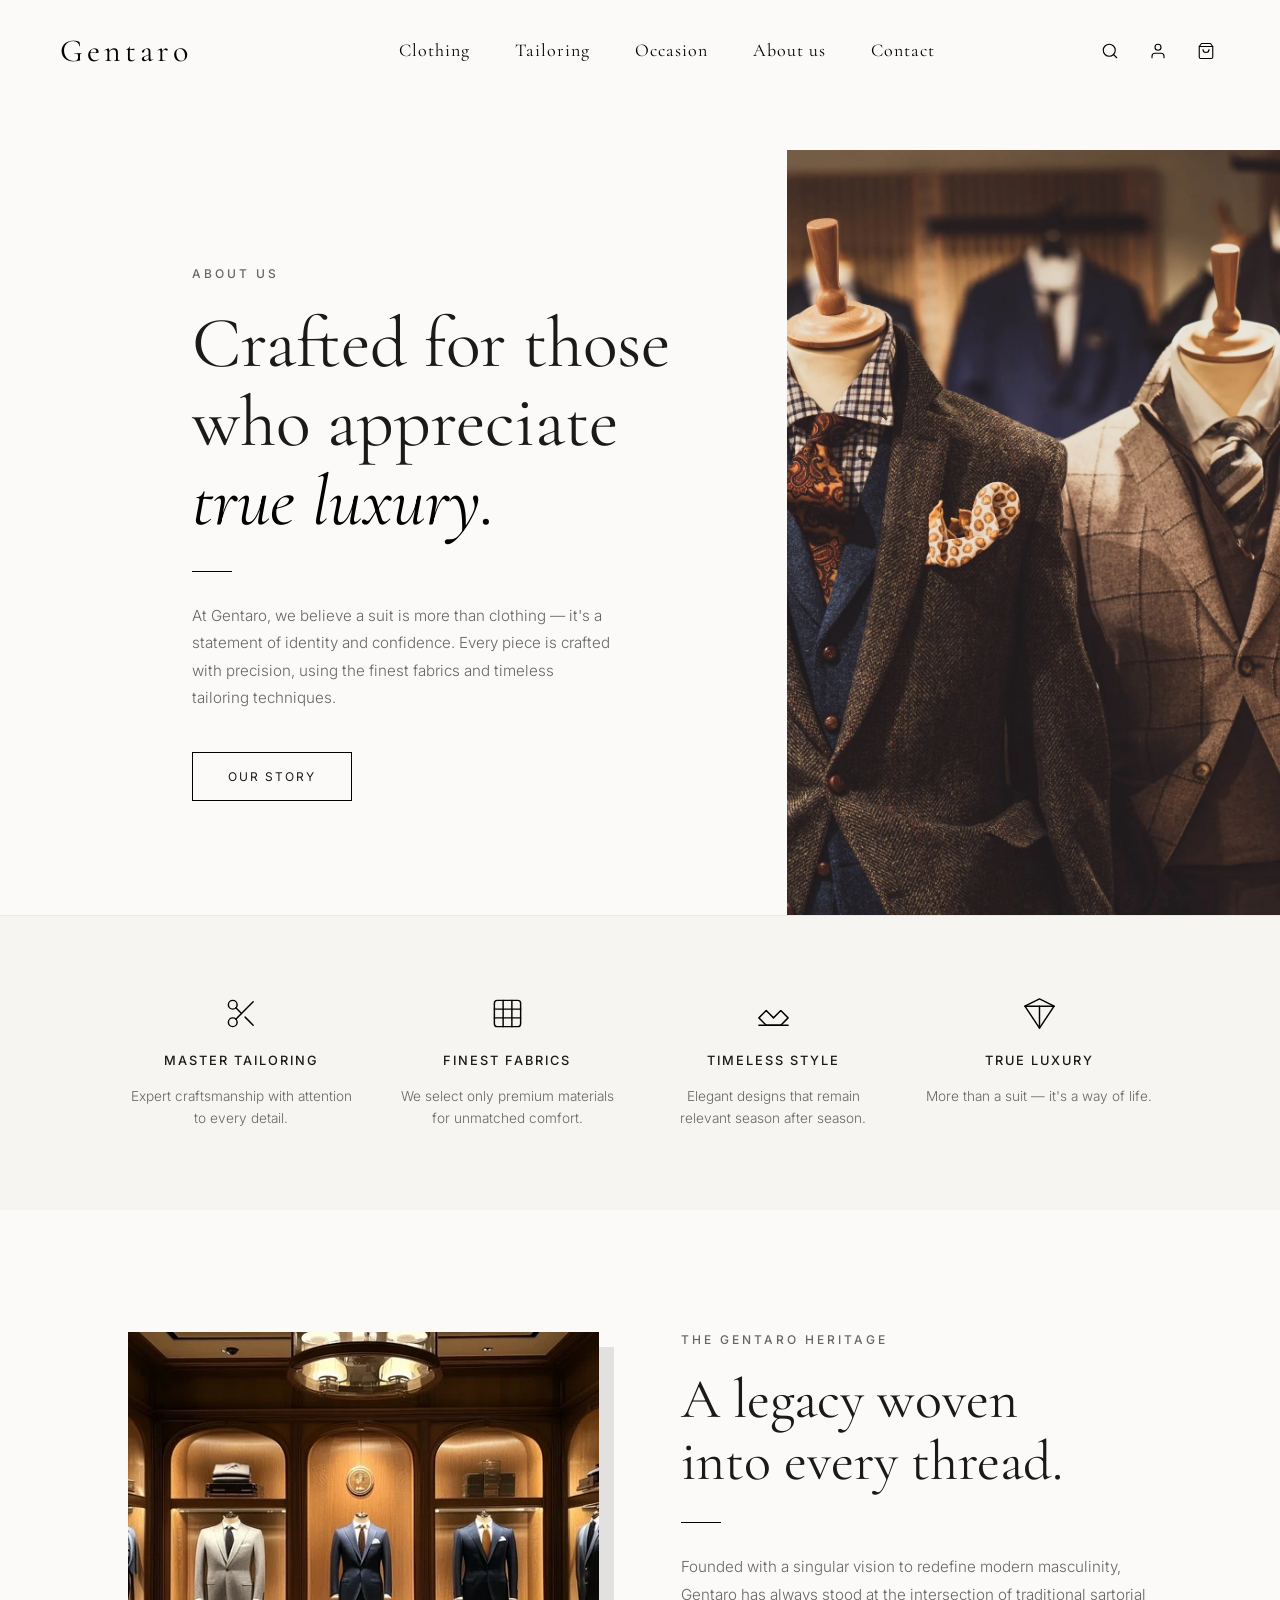
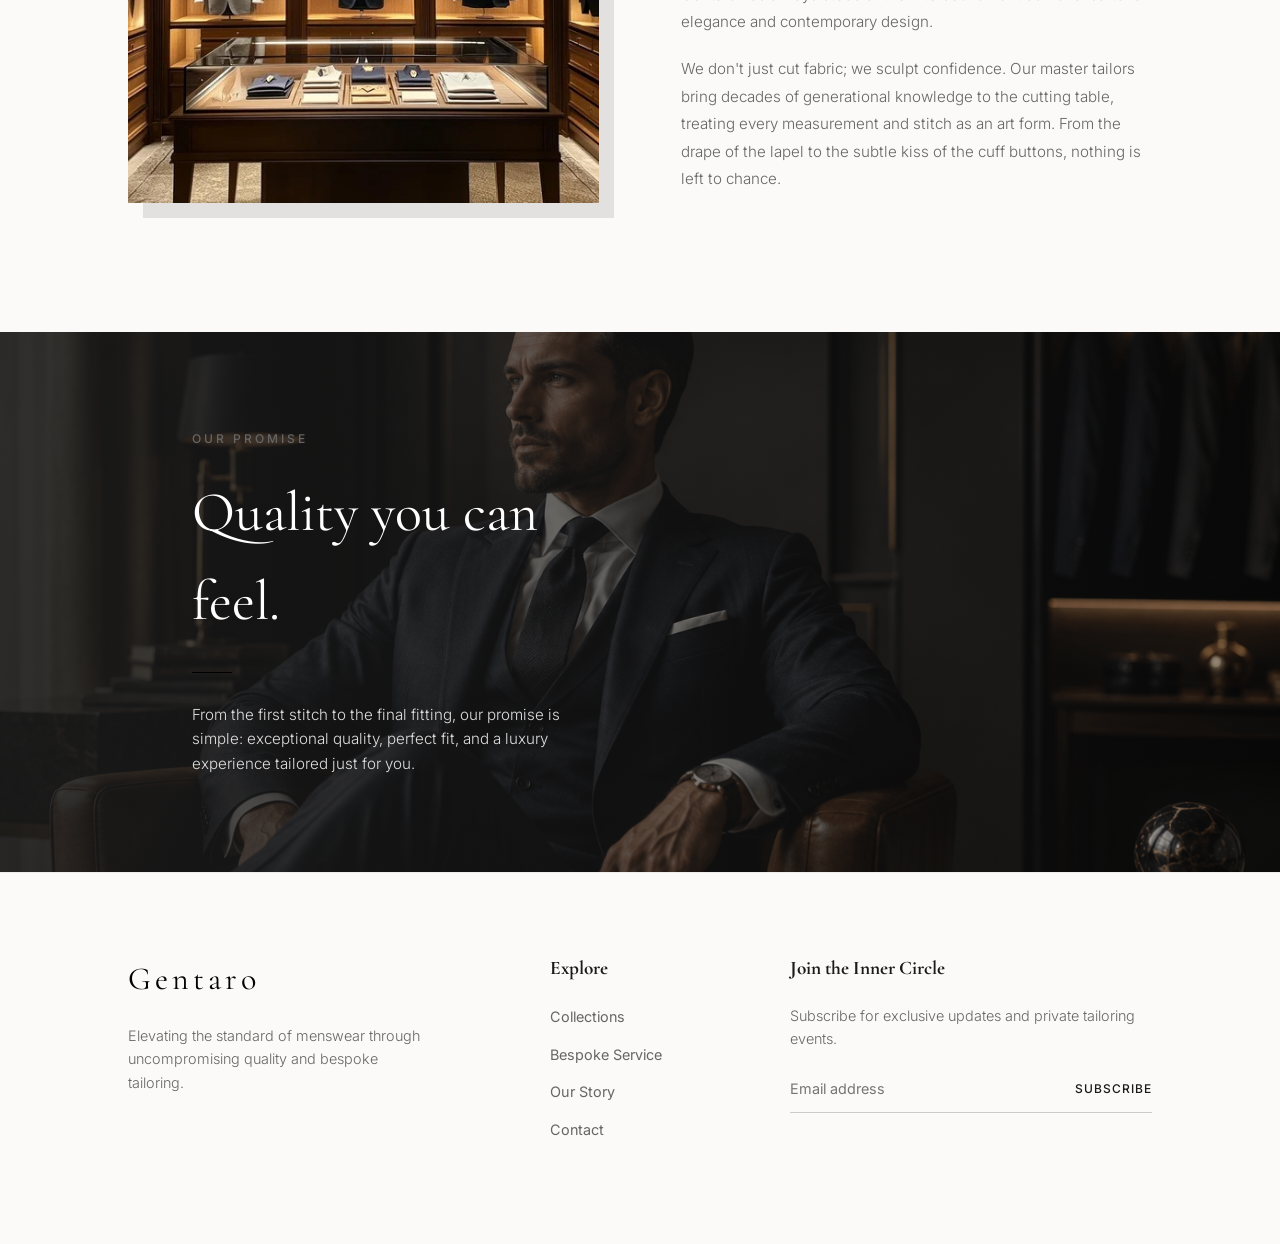
<file: ABOUT/about.html>
<!DOCTYPE html>
<html lang="en">
<head>
    <meta charset="UTF-8">
    <meta name="viewport" content="width=device-width, initial-scale=1.0">
    <title>Gentaro - About Us</title>
    <link rel="stylesheet" href="about.css">
    <link rel="preconnect" href="https://fonts.googleapis.com">
    <link rel="preconnect" href="https://fonts.gstatic.com" crossorigin>
    <link href="https://fonts.googleapis.com/css2?family=Cormorant+Garamond:ital,wght@0,300;0,400;0,500;0,600;1,400&family=Inter:wght@300;400;500&display=swap" rel="stylesheet">
    <script src="about.js" defer></script>
</head>
<body>
    <header class="site-header">
        <a href="../index.html" class="logo">Gentaro</div>
        <nav class="nav-links">
            
            <div class="clothing-wrapper">
                <a href="#">Clothing</a>
                <div class="mega-menu">
                    <div class="mega-menu-left">
                        <div class="mega-menu-column">
                            <h4>Categories</h4>
                            <a href="../SUITS/suits.html">Shop All</a>
                            <a href="../SUITS/suits.html">Suits</a>
                            <a href="../SUITS/suits.html">Outerwear</a>
                            <a href="../SUITS/suits.html">Accessories</a>
                        </div>
                        <div class="mega-menu-column">
                            <h4>Explore</h4>
                            <a href="#">New Arrivals</a>
                            <a href="#">Must Have</a>
                            <a href="#">Summer 2026</a>
                        </div>
                    </div>
                <div class="mega-menu-right">

                    <div class="mega-img-wrapper">
                        <img src="../slikizaprva/levoclothing.png" alt="">
                    </div>

                    <div class="mega-img-wrapper">
                        <img src="../slikizaprva/clothingdesno.png" alt="">
                    </div>

                </div>

            </div>
        </div>
            
            <div class="tailoring-wrapper">
                <a href="#">Tailoring</a>
                <div class="mega-menu">
                    <div class="tailoring-grid">
                        <a href="#" class="tailoring-card">
                            <img src="../slikizaprva/BESPOKETAILORING.png" alt="Bespoke Tailoring">
                            <div class="card-overlay"></div>
                            <span class="card-title">Bespoke Tailoring</span>
                        </a>
                        <a href="#" class="tailoring-card">
                            <img src="../slikizaprva/MEASURE.png" alt="Made to Measure">
                            <div class="card-overlay"></div>
                            <span class="card-title">Made to Measure</span>
                        </a>
                        <a href="../TAILORING/tailoring.html" class="tailoring-card">
                            <img src="../slikizaprva/PROCESS.jpg" alt="The Process">
                            <div class="card-overlay"></div>
                            <span class="card-title">The Process</span>
                        </a>
                    </div>
                </div>
            </div>
            
            <div class="occasion-wrapper">
                <a href="#">Occasion</a>
                <div class="mega-menu">
                    <div class="occasion-left">
                        <div class="mega-menu-column">
                            <h4>Special Occasions</h4>
                            <a href="#">Party Season</a>
                            <a href="#">Wedding</a>
                            <a href="#">Date Night</a>
                            <a href="#">Black Tie</a>
                            
                            <h4 style="margin-top: 30px;">Everyday</h4>
                            <a href="#">Weekend</a>
                            <a href="#">Work</a>
                        </div>
                    </div>
                    
                    <div class="occasion-right">
                        <a href="#" class="occasion-card">
                            <img src="../slikizaprva/occasioneden.png" alt="Work">
                            <div class="card-overlay"></div>
                            <span class="card-title">Work</span>
                        </a>
                        <a href="#" class="occasion-card">
                            <img src="../slikizaprva/occasiondva.png" alt="Party">
                            <div class="card-overlay"></div>
                            <span class="card-title">Party</span>
                        </a>
                        <a href="#" class="occasion-card">
                            <img src="../slikizaprva/occasiontri.png" alt="Weekend">
                            <div class="card-overlay"></div>
                            <span class="card-title">Weekend</span>
                        </a>
                    </div>
                </div>
            </div>
            
            <a href="#">About us</a>
            <a href="../CONTACT/contact.html">Contact</a>
        </nav>
        
<div class="header-icons">
            <button class="icon-btn" aria-label="Search">
                <svg width="18" height="18" viewBox="0 0 24 24" fill="none" stroke="currentColor" stroke-width="1.5" stroke-linecap="round" stroke-linejoin="round"><circle cx="11" cy="11" r="8"></circle><line x1="21" y1="21" x2="16.65" y2="16.65"></line></svg>
            </button>
            <a href="../LOGIN/login.html" class="icon-btn" aria-label="Profile">
                <svg width="18" height="18" viewBox="0 0 24 24" fill="none" stroke="currentColor" stroke-width="1.5" stroke-linecap="round" stroke-linejoin="round"><path d="M20 21v-2a4 4 0 0 0-4-4H8a4 4 0 0 0-4 4v2"></path><circle cx="12" cy="7" r="4"></circle></svg>
            </a>
            <button class="icon-btn" aria-label="Cart">
                <svg width="18" height="18" viewBox="0 0 24 24" fill="none" stroke="currentColor" stroke-width="1.5" stroke-linecap="round" stroke-linejoin="round"><path d="M6 2L3 6v14a2 2 0 0 0 2 2h14a2 2 0 0 0 2-2V6l-3-4z"></path><line x1="3" y1="6" x2="21" y2="6"></line><path d="M16 10a4 4 0 0 1-8 0"></path></svg>
            </button>
            <!-- БУРГЕР МЕНИ КОПЧЕ -->
            <button class="icon-btn mobile-menu-toggle" id="mobileMenuBtn" aria-label="Menu">
                <svg width="24" height="24" viewBox="0 0 24 24" fill="none" stroke="currentColor" stroke-width="1.5"><line x1="3" y1="12" x2="21" y2="12"></line><line x1="3" y1="6" x2="21" y2="6"></line><line x1="3" y1="18" x2="21" y2="18"></line></svg>
            </button>
        </div>
    </header>

    <section class="hero">
        <div class="hero-content fade-in">
            <span class="subtitle">ABOUT US</span>
            <h1>Crafted for those <br> who appreciate <br> <em>true luxury.</em></h1>
            <div class="divider"></div>
            <p>At Gentaro, we believe a suit is more than clothing — it's a statement of identity and confidence. Every piece is crafted with precision, using the finest fabrics and timeless tailoring techniques.</p>
            <a href="#heritage" class="btn">OUR STORY</a>
        </div>
        <div class="hero-image slide-in-right">
            <img src="../ABOUT/aboutsliki/posle.webp" alt="Man in luxury suit">
        </div>
    </section>

    <section class="features">
        <div class="feature-item fade-in">
            <div class="icon">
                <svg viewBox="0 0 24 24" fill="none" stroke="currentColor" stroke-width="1" stroke-linecap="round" stroke-linejoin="round"><circle cx="6" cy="6" r="3"></circle><circle cx="6" cy="18" r="3"></circle><line x1="20" y1="4" x2="8.12" y2="15.88"></line><line x1="14.47" y1="14.48" x2="20" y2="20"></line><line x1="8.12" y1="8.12" x2="12" y2="12"></line></svg>
            </div>
            <h3>MASTER TAILORING</h3>
            <p>Expert craftsmanship with attention to every detail.</p>
        </div>
        <div class="feature-item fade-in" style="transition-delay: 0.1s;">
            <div class="icon">
                <svg viewBox="0 0 24 24" fill="none" stroke="currentColor" stroke-width="1" stroke-linecap="round" stroke-linejoin="round"><rect x="3" y="3" width="18" height="18" rx="2" ry="2"></rect><line x1="3" y1="9" x2="21" y2="9"></line><line x1="3" y1="15" x2="21" y2="15"></line><line x1="9" y1="3" x2="9" y2="21"></line><line x1="15" y1="3" x2="15" y2="21"></line></svg>
            </div>
            <h3>FINEST FABRICS</h3>
            <p>We select only premium materials for unmatched comfort.</p>
        </div>
        <div class="feature-item fade-in" style="transition-delay: 0.2s;">
            <div class="icon">
                <svg viewBox="0 0 24 24" fill="none" stroke="currentColor" stroke-width="1" stroke-linecap="round" stroke-linejoin="round"><polygon points="2 15 7 20 17 20 22 15 17 10 12 15 7 10 2 15"></polygon><line x1="2" y1="20" x2="22" y2="20"></line></svg>
            </div>
            <h3>TIMELESS STYLE</h3>
            <p>Elegant designs that remain relevant season after season.</p>
        </div>
        <div class="feature-item fade-in" style="transition-delay: 0.3s;">
            <div class="icon">
                <svg viewBox="0 0 24 24" fill="none" stroke="currentColor" stroke-width="1" stroke-linecap="round" stroke-linejoin="round"><polygon points="12 2 2 7 12 22 22 7 12 2"></polygon><polyline points="2 7 12 7 22 7"></polyline><polyline points="12 22 12 7"></polyline></svg>
            </div>
            <h3>TRUE LUXURY</h3>
            <p>More than a suit — it's a way of life.</p>
        </div>
    </section>

    <section id="heritage" class="heritage">
        <div class="heritage-image fade-in">
            <img src="../ABOUT/aboutsliki/ver.webp" alt="Tailor working on fabric">
        </div>
        <div class="heritage-text fade-in" style="transition-delay: 0.2s;">
            <span class="subtitle">THE GENTARO HERITAGE</span>
            <h2>A legacy woven <br> into every thread.</h2>
            <div class="divider"></div>
            <p>Founded with a singular vision to redefine modern masculinity, Gentaro has always stood at the intersection of traditional sartorial elegance and contemporary design.</p>
            <p>We don't just cut fabric; we sculpt confidence. Our master tailors bring decades of generational knowledge to the cutting table, treating every measurement and stitch as an art form. From the drape of the lapel to the subtle kiss of the cuff buttons, nothing is left to chance.</p>
        </div>
    </section>

    <section class="promise fade-in">
        <div class="promise-overlay"></div>
        <div class="promise-content">
            <span class="subtitle">OUR PROMISE</span>
            <h2>Quality you can feel.</h2>
            <div class="divider"></div>
            <p>From the first stitch to the final fitting, our promise is simple: exceptional quality, perfect fit, and a luxury experience tailored just for you.</p>
        </div>
    </section>

    <footer class="footer">
        <div class="footer-content fade-in">
            <div class="footer-brand">
                <div class="logo">Gentaro</div>
                <p>Elevating the standard of menswear through uncompromising quality and bespoke tailoring.</p>
            </div>
            <div class="footer-links">
                <h4>Explore</h4>
                <ul>
                    <li><a href="#">Collections</a></li>
                    <li><a href="#">Bespoke Service</a></li>
                    <li><a href="#">Our Story</a></li>
                    <li><a href="#">Contact</a></li>
                </ul>
            </div>
            <div class="footer-newsletter">
                <h4>Join the Inner Circle</h4>
                <p>Subscribe for exclusive updates and private tailoring events.</p>
                <form class="newsletter-form">
                    <input type="email" placeholder="Email address" required>
                    <button type="submit">SUBSCRIBE</button>
                </form>
            </div>
        </div>
        <div class="footer-bottom">
            <p>&copy; 2026 Gentaro Tailoring. All rights reserved.</p>
        </div>
    </footer>


<!-- ========================================== -->
<!-- SEARCH PANEL (Стави го најдолу пред </body>) -->
<!-- ========================================== -->
<div class="search-overlay" id="searchOverlay"></div>
<div class="search-panel" id="searchPanel">
    <button class="search-close-btn" id="searchCloseBtn" aria-label="Close Search">
        <svg width="28" height="28" viewBox="0 0 24 24" fill="none" stroke="currentColor" stroke-width="1" stroke-linecap="round" stroke-linejoin="round"><line x1="18" y1="6" x2="6" y2="18"></line><line x1="6" y1="6" x2="18" y2="18"></line></svg>
    </button>
    <div class="search-content">
        <h2 class="search-title">Search</h2>
        <div class="search-input-wrapper">
            <input type="text" class="search-input" placeholder="What are you looking for?">
            <button class="search-submit-btn">
                <svg width="22" height="22" viewBox="0 0 24 24" fill="none" stroke="currentColor" stroke-width="1.5" stroke-linecap="round" stroke-linejoin="round"><circle cx="11" cy="11" r="8"></circle><line x1="21" y1="21" x2="16.65" y2="16.65"></line></svg>
            </button>
        </div>

        <div class="search-suggestions">
            <h3 class="suggestions-heading">Search Suggestions</h3>
            <ul class="suggestions-list">
                <li><a href="../SUITS/suits.html">Suits & Tailoring</a></li>
                <li><a href="#">New Arrivals</a></li>
                <li><a href="#">Summer 2026 Collection</a></li>
                <li><a href="#">Accessories</a></li>
            </ul>
        </div>
    </div>
</div>

<!-- ========================================== -->
<!-- CART PANEL (Стави го најдолу пред </body>) -->
<!-- ========================================== -->
<div class="cart-overlay" id="cartOverlay"></div>
<div class="cart-panel" id="cartPanel">
    <div class="cart-header">
        <h2 class="cart-title">Shopping Bag</h2>
        <button class="cart-close-btn" id="cartCloseBtn" aria-label="Close Cart">
            <svg width="24" height="24" viewBox="0 0 24 24" fill="none" stroke="currentColor" stroke-width="1" stroke-linecap="round" stroke-linejoin="round"><line x1="18" y1="6" x2="6" y2="18"></line><line x1="6" y1="6" x2="18" y2="18"></line></svg>
        </button>
    </div>
    
    <div class="cart-content">
        <div class="cart-item">
            <div class="cart-item-img-wrapper">
                <img src="../PRODUCTS6CRVENO/slikiodela/crveno.png" alt="Graphite Tailoring" class="cart-item-img">
            </div>
            <div class="cart-item-details">
                <div class="cart-item-top">
                    <h3 class="cart-item-name">Graphite Tailoring</h3>
                    <p class="cart-item-price">€ 1,250.00</p>
                </div>
                <p class="cart-item-meta">Color: Charcoal</p>
                <p class="cart-item-meta">Size: 40R</p>
                <div class="cart-item-bottom">
                    <div class="cart-quantity">
                        <button class="qty-btn">-</button>
                        <span class="qty-num">1</span>
                        <button class="qty-btn">+</button>
                    </div>
                    <button class="cart-item-remove">Remove</button>
                </div>
            </div>
        </div>
    </div>

    <div class="cart-footer">
        <div class="cart-subtotal">
            <span>Subtotal</span>
            <span>€ 1,250.00</span>
        </div>
        <p class="cart-shipping-note">Taxes and shipping calculated at checkout.</p>
        <button class="cart-checkout-btn">Proceed to Checkout</button>
    </div>
</div>


    <!-- ========================================== -->
<!-- MOBILE MENU PANEL (Стави го најдолу пред </body>) -->
<!-- ========================================== -->
<div class="mobile-menu-overlay" id="mobileMenuOverlay"></div>
<div class="mobile-menu-panel" id="mobileMenuPanel">
    <div class="m-menu-header">
        <a href="../LOGIN/login.html" aria-label="Profile" style="color: inherit; display: flex;">
            <svg width="20" height="20" viewBox="0 0 24 24" fill="none" stroke="currentColor" stroke-width="1.5"><path d="M20 21v-2a4 4 0 0 0-4-4H8a4 4 0 0 0-4 4v2"></path><circle cx="12" cy="7" r="4"></circle></svg>
        </a>
        <span class="m-menu-logo">Gentaro</span>
        <button class="m-menu-close" id="mobileMenuCloseBtn">✕</button>
    </div>
    <div class="m-menu-content">
        <div class="m-accordion-item">
            <button class="m-accordion-header">Clothing <span class="m-icon">v</span></button>
            <div class="m-accordion-content">
                <a href="../SUITS/suits.html">Shop All</a>
                <a href="../SUITS/suits.html">Suits</a>
                <a href="../SUITS/suits.html">Outerwear</a>
                <a href="../SUITS/suits.html">Accessories</a>
                <div class="m-placeholder-images" style="display: flex; gap: 10px; margin-top: 15px;">
                    <img src="../slikizaprva/levoclothing.png" alt="Boutique" style="flex: 1; height: 120px; object-fit: cover;">
                    <img src="../slikizaprva/clothingdesno.png" alt="Model" style="flex: 1; height: 120px; object-fit: cover;">
                </div>
            </div>
        </div>
        <div class="m-accordion-item">
            <button class="m-accordion-header">Tailoring <span class="m-icon">v</span></button>
            <div class="m-accordion-content">
                <a href="#">Bespoke Tailoring</a>
                <a href="#">Made to Measure</a>
                <a href="../TAILORING/tailoring.html">The Process</a>
            </div>
        </div>
        <div class="m-accordion-item">
            <button class="m-accordion-header">Occasion <span class="m-icon">v</span></button>
            <div class="m-accordion-content">
                <a href="#">Wedding</a>
                <a href="#">Party Season</a>
                <a href="#">Black Tie</a>
                <a href="#">Work</a>
                <a href="#">Weekend</a>
            </div>
        </div>
        <a href="#" class="m-simple-link">About us</a>
        <a href="../CONTACT/contact.html" class="m-simple-link">Contact</a>
    </div>
</div>
</body>
</html>
</file>
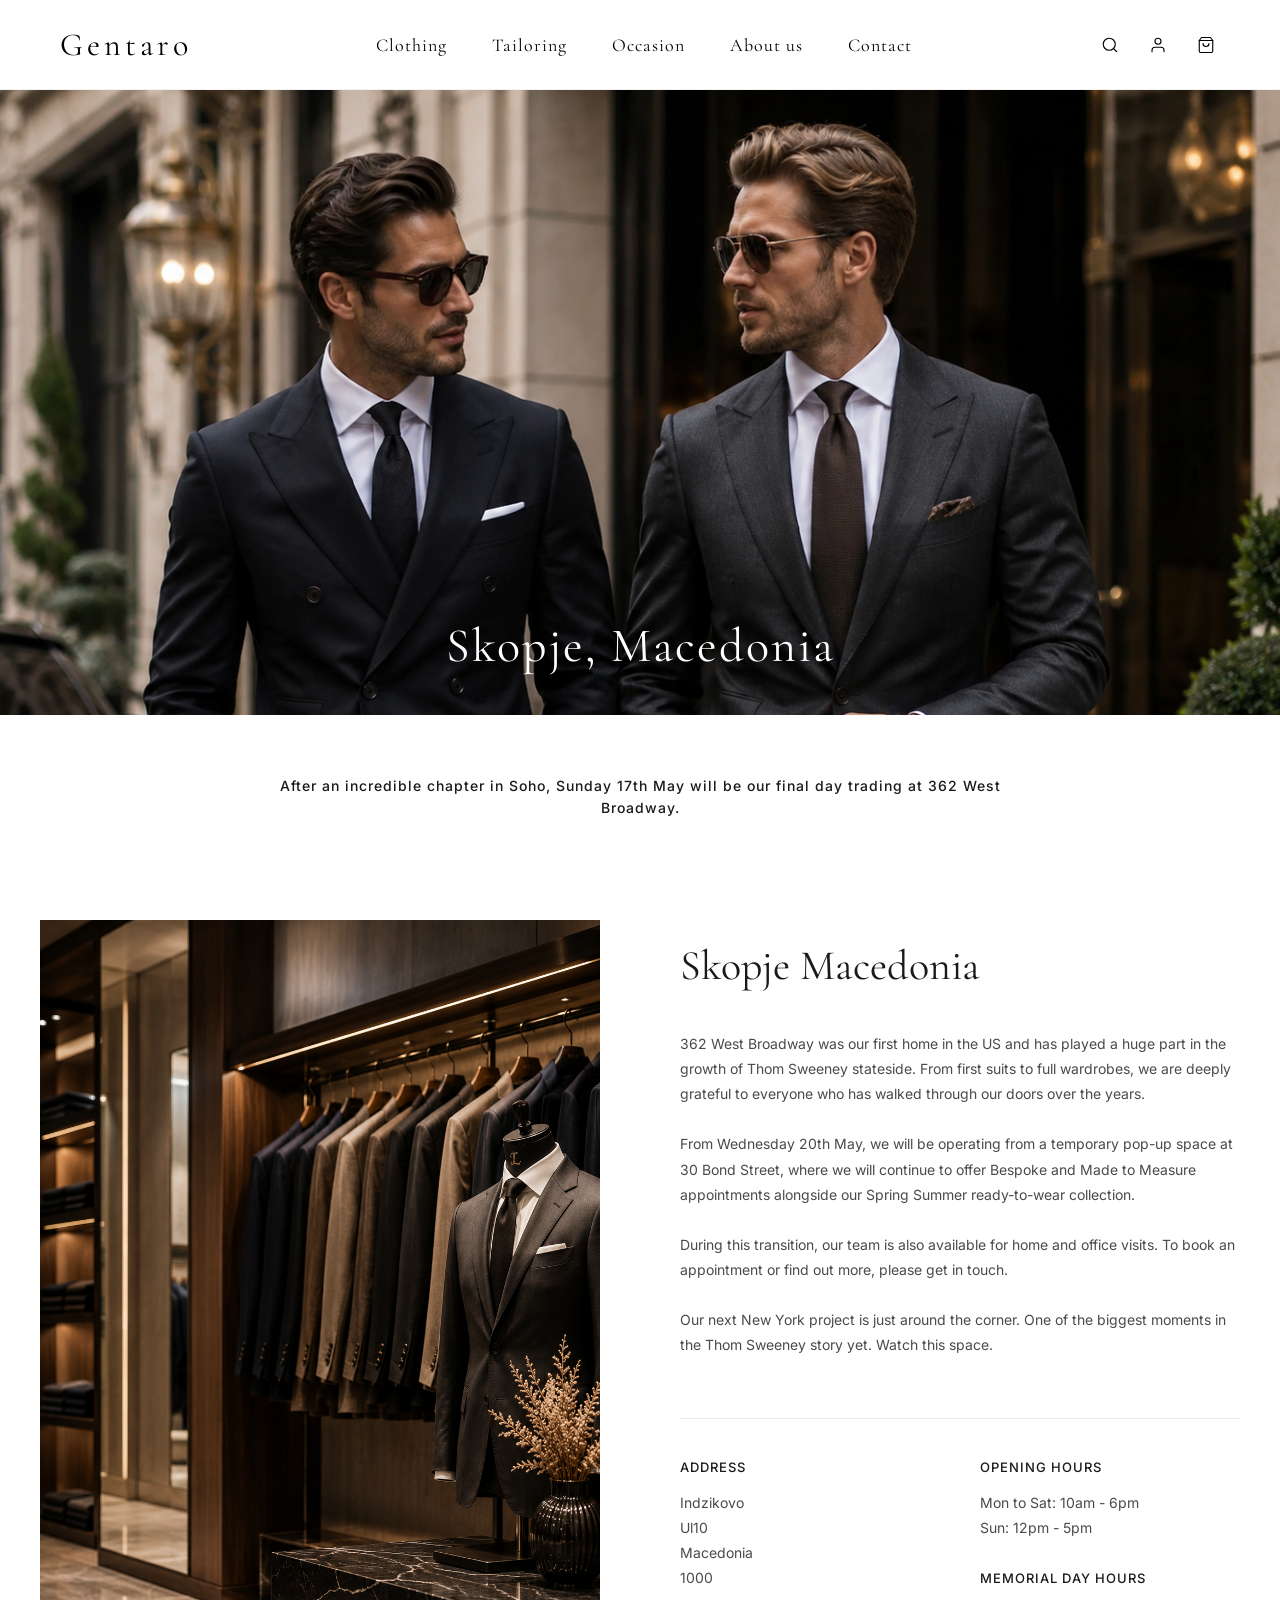
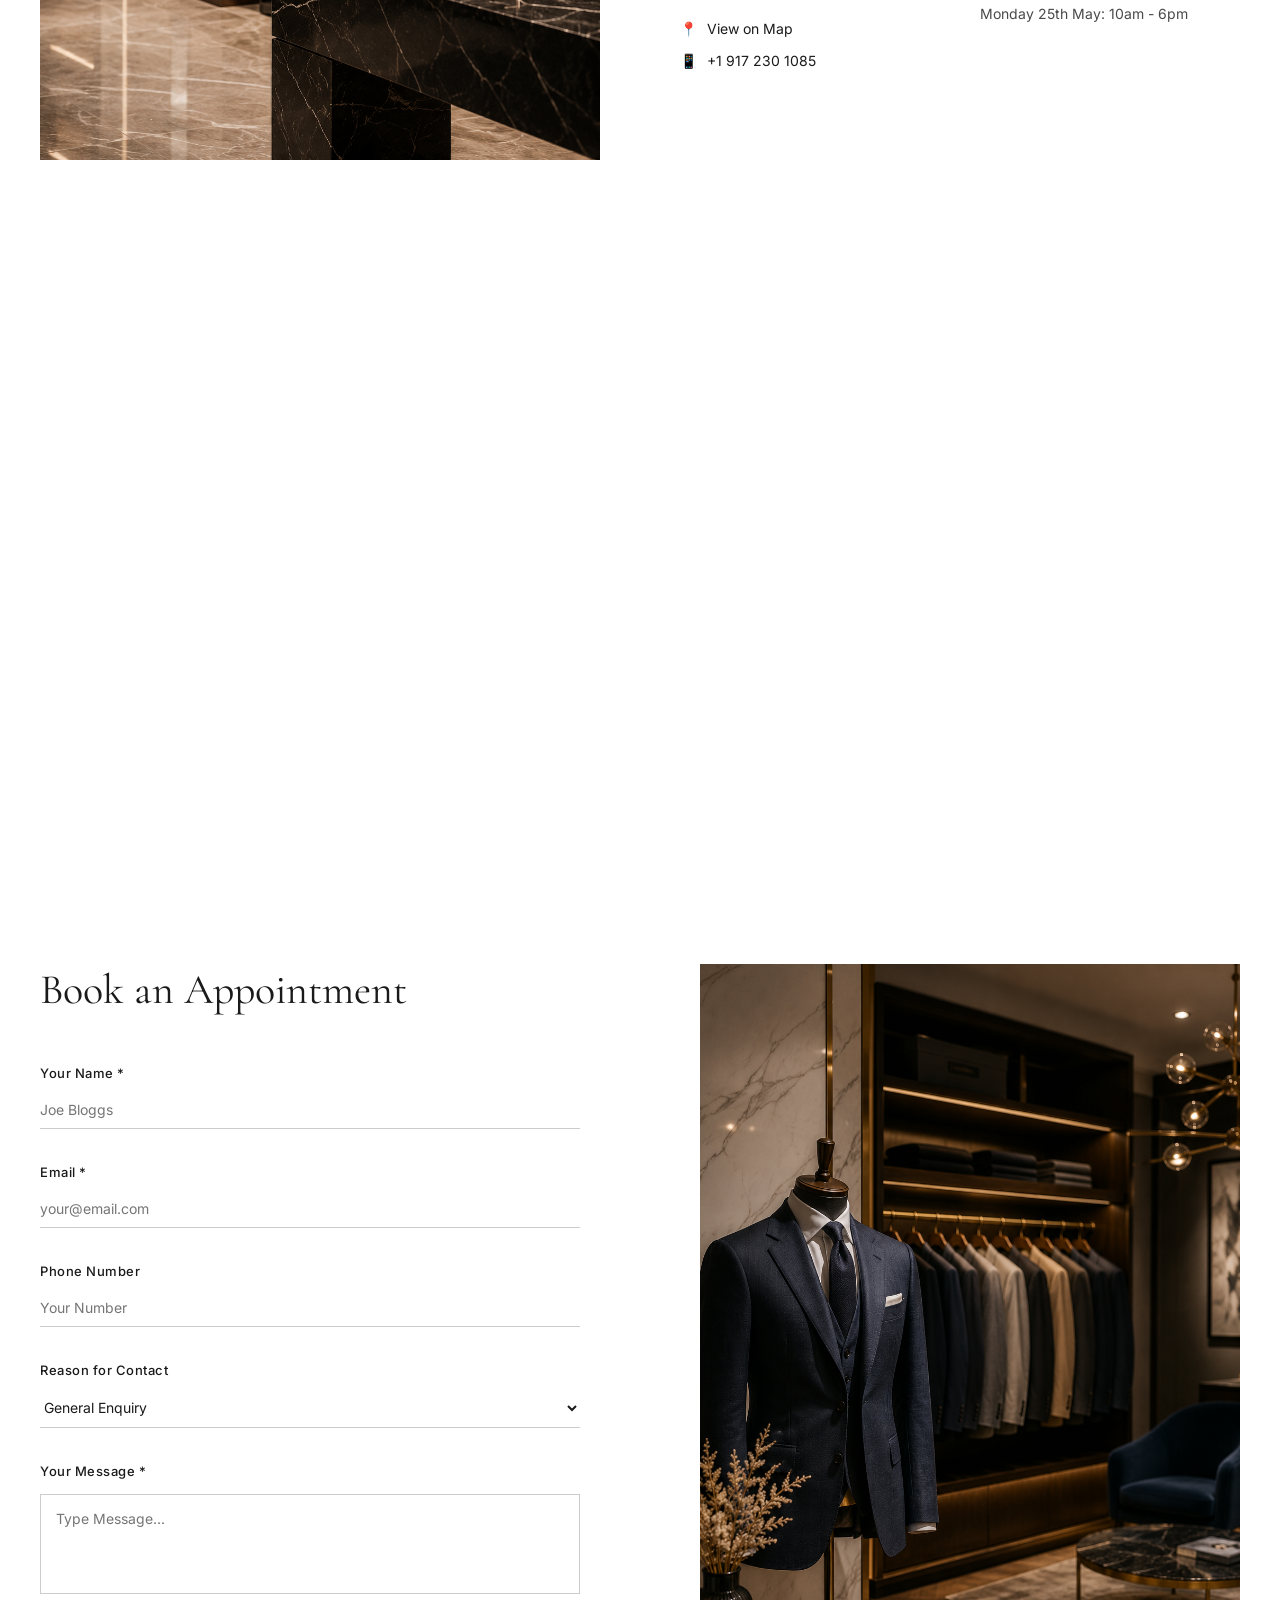
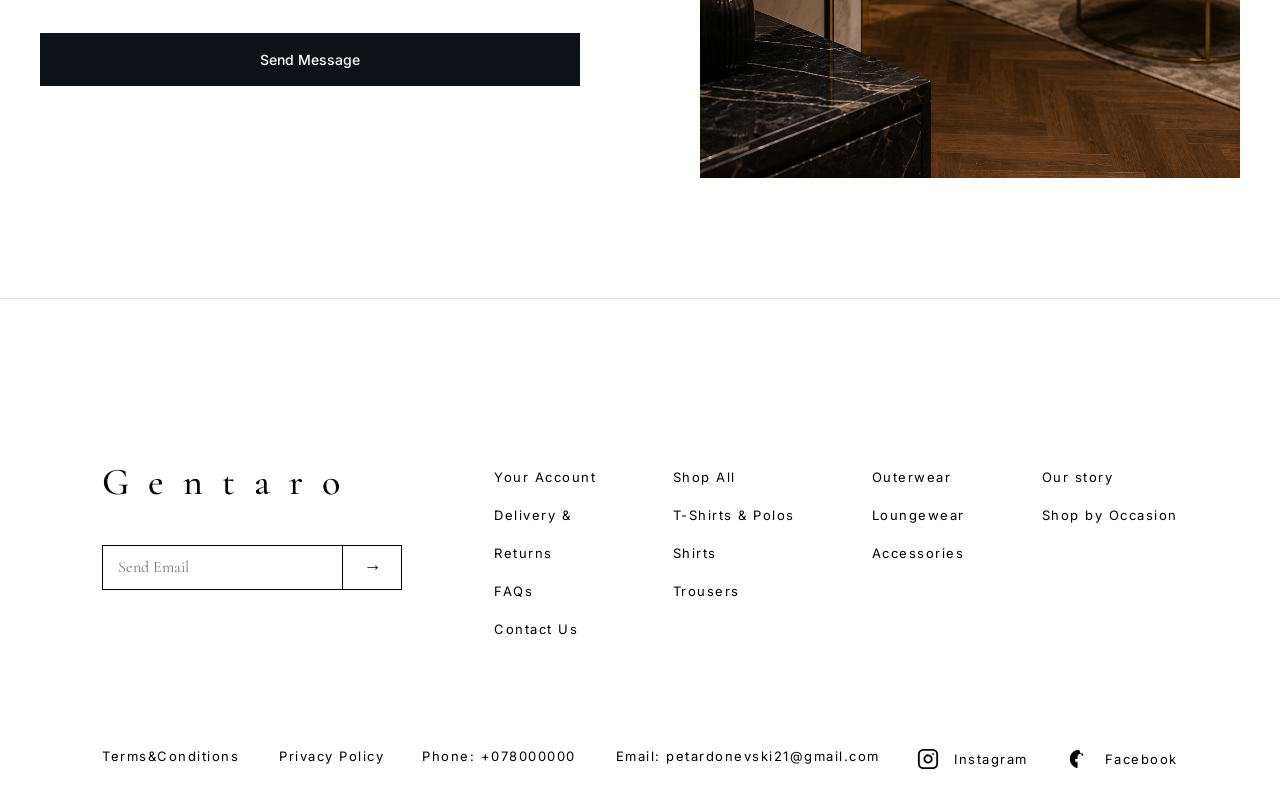
<file: CONTACT/contact.html>
<!DOCTYPE html>
<html lang="en">
<head>
    <meta charset="UTF-8">
    <meta name="viewport" content="width=device-width, initial-scale=1.0">
    <title>Skopje Store - Gentaro</title>
    <link href="https://fonts.googleapis.com/css2?family=Cormorant+Garamond:wght@300;400;500;600&family=Inter:wght@300;400;500&display=swap" rel="stylesheet">
    <link rel="stylesheet" href="contact.css">
    <script src="contact.js" defer></script>
</head>
<body>
     <header class="site-header">
        <a href="../index.html" class="logo">Gentaro</a>
        <nav class="nav-links">
            
            <div class="clothing-wrapper">
                <a href="#">Clothing</a>
                <div class="mega-menu">
                    <div class="mega-menu-left">
                        <div class="mega-menu-column">
                            <h4>Categories</h4>
                            <a href="#">Shop All</a>
                            <a href="#">Suits</a>
                            <a href="#">Outerwear</a>
                            <a href="#">Accessories</a>
                        </div>
                        <div class="mega-menu-column">
                            <h4>Explore</h4>
                            <a href="#">New Arrivals</a>
                            <a href="#">Must Have</a>
                            <a href="#">Summer 2026</a>
                        </div>
                    </div>
                <div class="mega-menu-right">

                    <div class="mega-img-wrapper">
                        <img src="../slikizaprva/levoclothing.png" alt="">
                    </div>

                    <div class="mega-img-wrapper">
                        <img src="../slikizaprva/clothingdesno.png" alt="">
                    </div>

                </div>

            </div>
        </div>
            
            <div class="tailoring-wrapper">
                <a href="#">Tailoring</a>
                <div class="mega-menu">
                    <div class="tailoring-grid">
                        <a href="#" class="tailoring-card">
                            <img src="../slikizaprva/BESPOKETAILORING.png" alt="Bespoke Tailoring">
                            <div class="card-overlay"></div>
                            <span class="card-title">Bespoke Tailoring</span>
                        </a>
                        <a href="#" class="tailoring-card">
                            <img src="../slikizaprva/MEASURE.png" alt="Made to Measure">
                            <div class="card-overlay"></div>
                            <span class="card-title">Made to Measure</span>
                        </a>
                        <a href="../TAILORING/tailoring.html" class="tailoring-card">
                            <img src="../slikizaprva/PROCESS.jpg" alt="The Process">
                            <div class="card-overlay"></div>
                            <span class="card-title">The Process</span>
                        </a>
                    </div>
                </div>
            </div>
            
            <div class="occasion-wrapper">
                <a href="#">Occasion</a>
                <div class="mega-menu">
                    <div class="occasion-left">
                        <div class="mega-menu-column">
                            <h4>Special Occasions</h4>
                            <a href="#">Party Season</a>
                            <a href="#">Wedding</a>
                            <a href="#">Date Night</a>
                            <a href="#">Black Tie</a>
                            
                            <h4 style="margin-top: 30px;">Everyday</h4>
                            <a href="#">Weekend</a>
                            <a href="#">Work</a>
                        </div>
                    </div>
                    
                    <div class="occasion-right">
                        <a href="#" class="occasion-card">
                            <img src="../slikizaprva/occasioneden.png" alt="Work">
                            <div class="card-overlay"></div>
                            <span class="card-title">Work</span>
                        </a>
                        <a href="#" class="occasion-card">
                            <img src="../slikizaprva/occasiondva.png" alt="Party">
                            <div class="card-overlay"></div>
                            <span class="card-title">Party</span>
                        </a>
                        <a href="#" class="occasion-card">
                            <img src="../slikizaprva/occasiontri.png" alt="Weekend">
                            <div class="card-overlay"></div>
                            <span class="card-title">Weekend</span>
                        </a>
                    </div>
                </div>
            </div>
            
            <a href="../ABOUT/about.html">About us</a>
            <a href="#">Contact</a>
        </nav>
        
        <div class="header-icons">
            <button class="icon-btn" aria-label="Search">
                <svg width="18" height="18" viewBox="0 0 24 24" fill="none" stroke="currentColor" stroke-width="1.5" stroke-linecap="round" stroke-linejoin="round"><circle cx="11" cy="11" r="8"></circle><line x1="21" y1="21" x2="16.65" y2="16.65"></line></svg>
            </button>
            <a href="../LOGIN/login.html" class="icon-btn" aria-label="Profile">
                <svg width="18" height="18" viewBox="0 0 24 24" fill="none" stroke="currentColor" stroke-width="1.5" stroke-linecap="round" stroke-linejoin="round"><path d="M20 21v-2a4 4 0 0 0-4-4H8a4 4 0 0 0-4 4v2"></path><circle cx="12" cy="7" r="4"></circle></svg>
            </a>
            <button class="icon-btn" aria-label="Cart">
                <svg width="18" height="18" viewBox="0 0 24 24" fill="none" stroke="currentColor" stroke-width="1.5" stroke-linecap="round" stroke-linejoin="round"><path d="M6 2L3 6v14a2 2 0 0 0 2 2h14a2 2 0 0 0 2-2V6l-3-4z"></path><line x1="3" y1="6" x2="21" y2="6"></line><path d="M16 10a4 4 0 0 1-8 0"></path></svg>
            </button>
        </div>
        <button class="icon-btn mobile-menu-toggle" id="mobileMenuBtn" aria-label="Menu">
            <svg width="24" height="24" viewBox="0 0 24 24" fill="none" stroke="currentColor" stroke-width="1.5"><line x1="3" y1="12" x2="21" y2="12"></line><line x1="3" y1="6" x2="21" y2="6"></line><line x1="3" y1="18" x2="21" y2="18"></line></svg>
        </button>
    </header>

    <section class="hero-section">
        <div class="hero-image-wrapper">
            <img src="../CONTACT/contactsliki/dvajca.png" alt="Storefront">
            <h1 class="hero-title">Skopje, Macedonia</h1>
        </div>
        <div class="hero-text-bottom fade-in">
            <p>After an incredible chapter in Soho, Sunday 17th May will be our final day trading at 362 West Broadway.</p>
        </div>
    </section>

    <section class="info-section fade-in">
        <div class="info-image">
            <img src="../CONTACT/contactsliki/May 30, 2026, 02_54_34 PM.png" alt="Store Entrance">
        </div>
        <div class="info-content">
            <h2>Skopje Macedonia</h2>
            
            <div class="info-paragraphs">
                <p>362 West Broadway was our first home in the US and has played a huge part in the growth of Thom Sweeney stateside. From first suits to full wardrobes, we are deeply grateful to everyone who has walked through our doors over the years.</p>
                <p>From Wednesday 20th May, we will be operating from a temporary pop-up space at 30 Bond Street, where we will continue to offer Bespoke and Made to Measure appointments alongside our Spring Summer ready-to-wear collection.</p>
                <p>During this transition, our team is also available for home and office visits. To book an appointment or find out more, please get in touch.</p>
                <p>Our next New York project is just around the corner. One of the biggest moments in the Thom Sweeney story yet. Watch this space.</p>
            </div>

            <div class="info-details-grid">
                <div class="address-col">
                    <h3>Address</h3>
                    <p>Indzikovo<br>Ul10<br>Macedonia<br>1000</p>
                    
                    <div class="contact-links">
                        <a href="#map" class="icon-link"><span>📍</span> View on Map</a>
                        <a href="tel:+19172301085" class="icon-link"><span>📱</span> +1 917 230 1085</a>
                    </div>
                </div>
                <div class="hours-col">
                    <h3>Opening hours</h3>
                    <p>Mon to Sat: 10am - 6pm<br>Sun: 12pm - 5pm</p>
                    
                    <h3 class="memorial-hours">Memorial Day Hours</h3>
                    <p>Monday 25th May: 10am - 6pm</p>
                </div>
            </div>
        </div>
    </section>

    <section id="map" class="map-section fade-in">
        <iframe src="https://www.google.com/maps/embed?pb=!1m18!1m12!1m3!1d47447.56126600557!2d21.39316937222858!3d41.99643445888206!2m3!1f0!2f0!3f0!3m2!1i1024!2i768!4f13.1!3m3!1m2!1s0x135415a58c9aa2a5%3A0xb2ed88c260872020!2sSkopje!5e0!3m2!1sen!2smk!4v1716681234567!5m2!1sen!2smk" width="100%" height="600" style="border:0;" allowfullscreen="" loading="lazy" referrerpolicy="no-referrer-when-downgrade"></iframe>
    </section>

    <section id="appointment" class="appointment-section fade-in">
        <div class="appointment-form-container">
            <h2>Book an Appointment</h2>
            <form action="#" method="POST" class="booking-form">
                
                <div class="input-group">
                    <label>Your Name *</label>
                    <input type="text" placeholder="Joe Bloggs" required>
                </div>

                <div class="input-group">
                    <label>Email *</label>
                    <input type="email" placeholder="your@email.com" required>
                </div>

                <div class="input-group">
                    <label>Phone Number</label>
                    <input type="tel" placeholder="Your Number">
                </div>

                <div class="input-group">
                    <label>Reason for Contact</label>
                    <select>
                        <option>General Enquiry</option>
                        <option>Bespoke Tailoring</option>
                        <option>Made to Measure</option>
                    </select>
                </div>

                <div class="input-group">
                    <label>Your Message *</label>
                    <textarea placeholder="Type Message..." required></textarea>
                </div>

                <button type="submit" class="submit-btn">Send Message</button>
            </form>
        </div>
        <div class="appointment-image">
            <img src="../CONTACT/contactsliki/May 30, 2026, 02_54_35 PM.png" alt="Suit on display">
        </div>
    </section>

    <footer class="site-footer">
        <div class="footer-top">
            <div class="footer-left">
                <h2 class="footer-logo">G e n t a r o</h2>
                <div class="newsletter-box">
                    <input type="email" placeholder="Send Email" class="newsletter-input">
                    <button class="newsletter-btn">→</button>
                </div>
            </div>
            
            <div class="footer-links">
                <div class="link-column">
                    <a href="#" class="footer-link">Your Account</a>
                    <a href="#" class="footer-link">Delivery &</a>
                    <a href="#" class="footer-link">Returns</a>
                    <a href="#" class="footer-link">FAQs</a>
                    <a href="#" class="footer-link">Contact Us</a>
                </div>
                <div class="link-column">
                    <a href="../SUITS/suits.html" class="footer-link">Shop All</a>
                    <a href="#" class="footer-link">T-Shirts & Polos</a>
                    <a href="#" class="footer-link">Shirts</a>
                    <a href="#" class="footer-link">Trousers</a>
                </div>
                <div class="link-column">
                    <a href="#" class="footer-link">Outerwear</a>
                    <a href="#" class="footer-link">Loungewear</a>
                    <a href="#" class="footer-link">Accessories</a>
                </div>
                <div class="link-column">
                    <a href="#" class="footer-link">Our story</a>
                    <a href="#" class="footer-link">Shop by Occasion</a>
                </div>
            </div>
        </div>

        <div class="footer-bottom">
            <div class="bottom-left">
                <a href="#" class="footer-link">Terms&Conditions</a>
                <a href="#" class="footer-link">Privacy Policy</a>
            </div>
            
            <div class="bottom-center">
                <p>Phone: +078000000</p>
                <p>Email: petardonevski21@gmail.com</p>
            </div>
            
            <div class="bottom-right">
                <a href="#" class="footer-link social-link">
                    <svg class="social-icon" viewBox="0 0 24 24" fill="none" stroke="currentColor" stroke-width="2" stroke-linecap="round" stroke-linejoin="round">
                        <rect x="2" y="2" width="20" height="20" rx="5" ry="5"></rect>
                        <path d="M16 11.37A4 4 0 1 1 12.63 8 4 4 0 0 1 16 11.37z"></path>
                        <line x1="17.5" y1="6.5" x2="17.51" y2="6.5"></line>
                    </svg>
                    Instagram
                </a>
                <a href="#" class="footer-link social-link">
                    <svg class="social-icon" viewBox="0 0 24 24" fill="currentColor">
                        <path d="M12 2C6.477 2 2 6.477 2 12c0 4.991 3.657 9.128 8.438 9.878v-6.987h-2.54V12h2.54V9.797c0-2.506 1.492-3.89 3.777-3.89 1.094 0 2.238.195 2.238.195v2.46h-1.26c-1.243 0-1.63 1.562V12h2.773l-.443 2.89h-2.33v6.988C18.343 21.128 22 16.991 22 12c0-5.523-4.477-10-10-10z"></path>
                    </svg>
                    Facebook
                </a>
            </div>
        </div>
    </footer>

    <!-- SEARCH PANEL -->
    <div class="search-overlay" id="searchOverlay"></div>
    <div class="search-panel" id="searchPanel">
        <button class="search-close-btn" id="searchCloseBtn" aria-label="Close Search">
            <svg width="28" height="28" viewBox="0 0 24 24" fill="none" stroke="currentColor" stroke-width="1" stroke-linecap="round" stroke-linejoin="round"><line x1="18" y1="6" x2="6" y2="18"></line><line x1="6" y1="6" x2="18" y2="18"></line></svg>
        </button>
        <div class="search-content">
            <h2 class="search-title">Search</h2>
            <div class="search-input-wrapper">
                <input type="text" class="search-input" placeholder="What are you looking for?">
                <button class="search-submit-btn">
                    <svg width="22" height="22" viewBox="0 0 24 24" fill="none" stroke="currentColor" stroke-width="1.5" stroke-linecap="round" stroke-linejoin="round"><circle cx="11" cy="11" r="8"></circle><line x1="21" y1="21" x2="16.65" y2="16.65"></line></svg>
                </button>
            </div>

            <div class="search-suggestions">
                <h3 class="suggestions-heading">Search Suggestions</h3>
                <ul class="suggestions-list">
                    <li><a href="../SUITS/suits.html">Suits & Tailoring</a></li>
                    <li><a href="#">New Arrivals</a></li>
                    <li><a href="#">Summer 2026 Collection</a></li>
                    <li><a href="#">Accessories</a></li>
                </ul>
            </div>
        </div>
    </div>

    <!-- CART PANEL -->
    <div class="cart-overlay" id="cartOverlay"></div>
    <div class="cart-panel" id="cartPanel">
        <div class="cart-header">
            <h2 class="cart-title">Shopping Bag</h2>
            <button class="cart-close-btn" id="cartCloseBtn" aria-label="Close Cart">
                <svg width="24" height="24" viewBox="0 0 24 24" fill="none" stroke="currentColor" stroke-width="1" stroke-linecap="round" stroke-linejoin="round"><line x1="18" y1="6" x2="6" y2="18"></line><line x1="6" y1="6" x2="18" y2="18"></line></svg>
            </button>
        </div>
        
        <div class="cart-content">
            <div class="cart-item">
                <div class="cart-item-img-wrapper">
                    <img src="../PRODUCTS6CRVENO/slikiodela/crveno.png" alt="Graphite Tailoring" class="cart-item-img">
                </div>
                <div class="cart-item-details">
                    <div class="cart-item-top">
                        <h3 class="cart-item-name">Graphite Tailoring</h3>
                        <p class="cart-item-price">€ 1,250.00</p>
                    </div>
                    <p class="cart-item-meta">Color: Charcoal</p>
                    <p class="cart-item-meta">Size: 40R</p>
                    <div class="cart-item-bottom">
                        <div class="cart-quantity">
                            <button class="qty-btn">-</button>
                            <span class="qty-num">1</span>
                            <button class="qty-btn">+</button>
                        </div>
                        <button class="cart-item-remove">Remove</button>
                    </div>
                </div>
            </div>
        </div>

        <div class="cart-footer">
            <div class="cart-subtotal">
                <span>Subtotal</span>
                <span>€ 1,250.00</span>
            </div>
            <p class="cart-shipping-note">Taxes and shipping calculated at checkout.</p>
            <button class="cart-checkout-btn">Proceed to Checkout</button>
        </div>
    </div>

    <!-- MOBILE MENU PANEL -->
    <div class="mobile-menu-overlay" id="mobileMenuOverlay"></div>
    <div class="mobile-menu-panel" id="mobileMenuPanel">
        <div class="mobile-menu-header">
            <a href="../LOGIN/login.html" class="mobile-profile-btn" aria-label="Profile">
                <svg width="20" height="20" viewBox="0 0 24 24" fill="none" stroke="currentColor" stroke-width="1.5" stroke-linecap="round" stroke-linejoin="round"><path d="M20 21v-2a4 4 0 0 0-4-4H8a4 4 0 0 0-4 4v2"></path><circle cx="12" cy="7" r="4"></circle></svg>
            </a>
            
            <a href="../index.html" class="mobile-menu-logo">Gentaro</a>
            
            <button class="mobile-close-btn" id="mobileCloseBtn" aria-label="Close Menu">
                <svg width="24" height="24" viewBox="0 0 24 24" fill="none" stroke="currentColor" stroke-width="1.2" stroke-linecap="round" stroke-linejoin="round"><line x1="18" y1="6" x2="6" y2="18"></line><line x1="6" y1="6" x2="18" y2="18"></line></svg>
            </button>
        </div>
        
        <div class="mobile-menu-content">
           <div class="mobile-dropdown">
    <div class="mobile-dropdown-header">
        <a href="#">Clothing</a>
        <button class="mobile-toggle-btn">v</button>
    </div>
    <div class="mobile-submenu">
        <!-- Новиот наслов точно како на kateg.JPG -->
        <div class="mobile-categories-heading">CATEGORIES</div>
        
        <div class="mobile-submenu-links">
            <a href="#">Shop All</a>
            <a href="#">Suits</a>
            <a href="#">Outerwear</a>
            <a href="#">Accessories</a>
        </div>
        
        <!-- Чисти слики без никаков текст врз нив -->
        <div class="mobile-submenu-images">
            <div class="mobile-img-card">
                <img src="../slikizaprva/levoclothing.png" alt="">
            </div>
            <div class="mobile-img-card">
                <img src="../slikizaprva/clothingdesno.png" alt="">
            </div>
        </div>
    </div>
</div>

            <div class="mobile-dropdown">
                <div class="mobile-dropdown-header">
                    <a href="#">Tailoring</a>
                    <button class="mobile-toggle-btn">v</button>
                </div>
                <div class="mobile-submenu">
                    <a href="#">Bespoke Tailoring</a>
                    <a href="#">Made to Measure</a>
                    <a href="../TAILORING/tailoring.html">The Process</a>
                </div>
            </div>

            <div class="mobile-dropdown">
                <div class="mobile-dropdown-header">
                    <a href="#">Occasion</a>
                    <button class="mobile-toggle-btn">v</button>
                </div>
                <div class="mobile-submenu">
                    <a href="#">Party Season</a>
                    <a href="#">Wedding</a>
                    <a href="#">Date Night</a>
                    <a href="#">Black Tie</a>
                    <a href="#">Weekend</a>
                    <a href="#">Work</a>
                </div>
            </div>

            <a href="../ABOUT/about.html" class="simple-link">About us</a>
            <a href="../CONTACT/contact.html" class="simple-link">Contact</a>
        </div>
    </div>
</body>
</html>
</file>
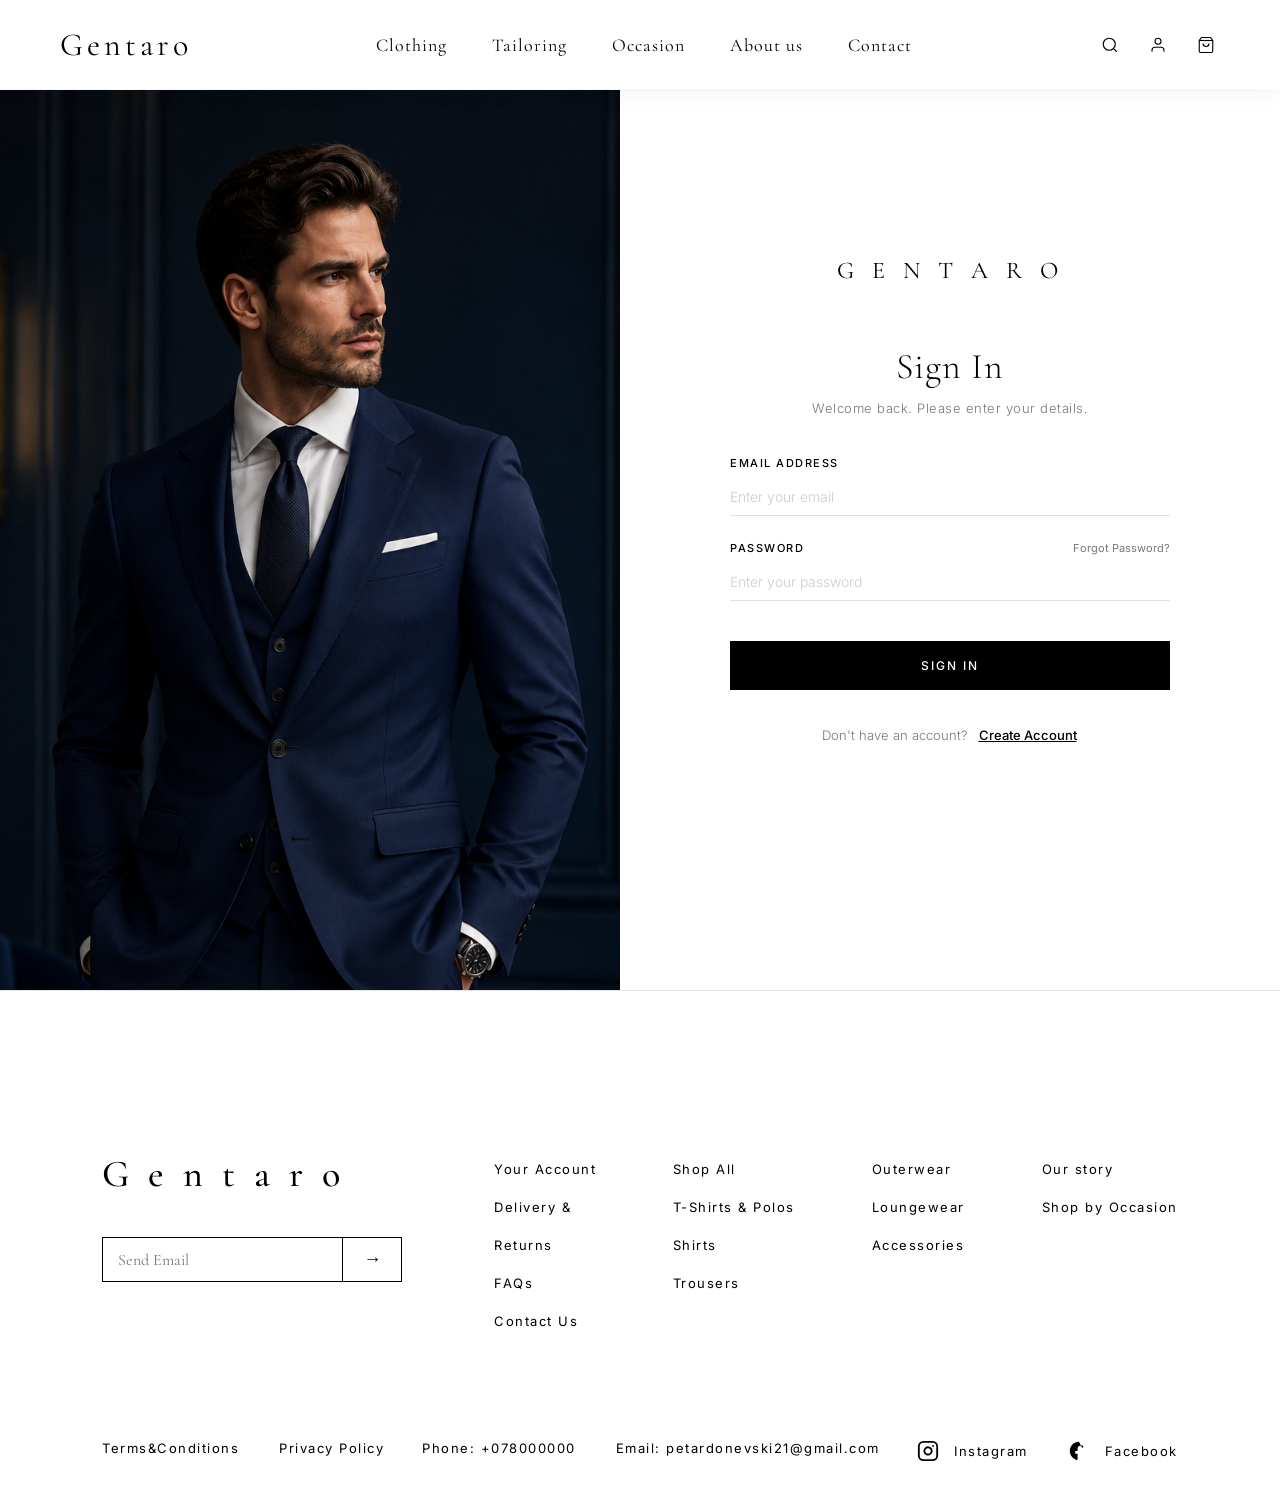
<file: LOGIN/login.html>
<!DOCTYPE html>
<html lang="mk">
<head>
    <meta charset="UTF-8">
    <meta name="viewport" content="width=device-width, initial-scale=1.0">
    <title>Gentaro — Account</title>
    <link rel="preconnect" href="https://fonts.googleapis.com">
    <link rel="preconnect" href="https://fonts.gstatic.com" crossorigin>
    <link href="https://fonts.googleapis.com/css2?family=Cormorant+Garamond:ital,wght@0,300;0,400;0,500;0,600;0,700;1,400&family=Inter:wght@200;300;400;500;600&display=swap" rel="stylesheet">
    <link rel="stylesheet" href="login.css">
    <script src="login.js" defer></script>
</head>
<body>
        <header class="site-header">
    
    <a href="../index.html" class="logo">Gentaro</a>

    <nav class="nav-links">
        
        <!-- CLOTHING -->
        <div class="clothing-wrapper nav-item">
            <a href="#">Clothing</a>

            <div class="mega-menu">
                
                <div class="mega-menu-left">

                    <div class="mega-menu-column">
                        <h4>Categories</h4>
                        <a href="../SUITS/suits.html">Shop All</a>
                        <a href="../SUITS/suits.html">Suits</a>
                        <a href="../SUITS/suits.html">Outerwear</a>
                        <a href="../SUITS/suits.html">Accessories</a>
                    </div>

                    <div class="mega-menu-column">
                        <h4>Explore</h4>
                        <a href="#">New Arrivals</a>
                        <a href="#">Must Have</a>
                        <a href="#">Summer 2026</a>
                    </div>

                </div>

                <div class="mega-menu-right">

                    <div class="mega-img-wrapper">
                        <img src="../slikizaprva/levoclothing.png" alt="">
                    </div>

                    <div class="mega-img-wrapper">
                        <img src="../slikizaprva/clothingdesno.png" alt="">
                    </div>

                </div>

            </div>
        </div>

        <!-- TAILORING -->
        <div class="tailoring-wrapper nav-item">
            <a href="#">Tailoring</a>

            <div class="mega-menu">

                <div class="tailoring-grid">

                    <a href="#" class="tailoring-card">
                        <img src="../slikizaprva/BESPOKETAILORING.png" alt="">
                        <div class="card-overlay"></div>
                        <span class="card-title">Bespoke Tailoring</span>
                    </a>

                    <a href="#" class="tailoring-card">
                        <img src="../slikizaprva/MEASURE.png" alt="">
                        <div class="card-overlay"></div>
                        <span class="card-title">Made to Measure</span>
                    </a>

                    <a href="../TAILORING/tailoring.html" class="tailoring-card">
                        <img src="../slikizaprva/PROCESS.jpg" alt="">
                        <div class="card-overlay"></div>
                        <span class="card-title">The Process</span>
                    </a>

                </div>

            </div>
        </div>

        <!-- OCCASION -->
        <div class="occasion-wrapper nav-item">
            <a href="#">Occasion</a>

            <div class="mega-menu">

                <div class="occasion-left">

                    <div class="mega-menu-column">

                        <h4>Special Occasions</h4>

                        <a href="#">Party Season</a>
                        <a href="#">Wedding</a>
                        <a href="#">Date Night</a>
                        <a href="#">Black Tie</a>

                        <h4 style="margin-top: 30px;">Everyday</h4>

                        <a href="#">Weekend</a>
                        <a href="#">Work</a>

                    </div>

                </div>

                <div class="occasion-right">

                    <a href="#" class="occasion-card">
                        <img src="../slikizaprva/occasioneden.png" alt="">
                        <div class="card-overlay"></div>
                        <span class="card-title">Work</span>
                    </a>

                    <a href="#" class="occasion-card">
                        <img src="../slikizaprva/occasiondva.png" alt="">
                        <div class="card-overlay"></div>
                        <span class="card-title">Party</span>
                    </a>

                    <a href="#" class="occasion-card">
                        <img src="../slikizaprva/occasiontri.png" alt="">
                        <div class="card-overlay"></div>
                        <span class="card-title">Weekend</span>
                    </a>

                </div>

            </div>
        </div>

        <a href="../ABOUT/about.html">About us</a>
        <a href="../CONTACT/contact.html">Contact</a>

    </nav>

<div class="header-icons">
        <button class="icon-btn" aria-label="Search">
            <svg width="18" height="18" viewBox="0 0 24 24" fill="none" stroke="currentColor" stroke-width="1.5">
                <circle cx="11" cy="11" r="8"></circle>
                <line x1="21" y1="21" x2="16.65" y2="16.65"></line>
            </svg>
        </button>

        <button class="icon-btn" aria-label="Account">
            <svg width="18" height="18" viewBox="0 0 24 24" fill="none" stroke="currentColor" stroke-width="1.5">
                <path d="M20 21v-2a4 4 0 0 0-4-4H8a4 4 0 0 0-4 4v2"></path>
                <circle cx="12" cy="7" r="4"></circle>
            </svg>
        </button>

        <button class="icon-btn" aria-label="Cart">
            <svg width="18" height="18" viewBox="0 0 24 24" fill="none" stroke="currentColor" stroke-width="1.5">
                <path d="M6 2L3 6v14a2 2 0 0 0 2 2h14a2 2 0 0 0 2-2V6l-3-4z"></path>
                <line x1="3" y1="6" x2="21" y2="6"></line>
                <path d="M16 10a4 4 0 0 1-8 0"></path>
            </svg>
        </button>
        
        <button class="icon-btn hamburger-btn" aria-label="Menu">
            <svg width="22" height="22" viewBox="0 0 24 24" fill="none" stroke="currentColor" stroke-width="1.5">
                <line x1="3" y1="12" x2="21" y2="12"></line>
                <line x1="3" y1="6" x2="21" y2="6"></line>
                <line x1="3" y1="18" x2="21" y2="18"></line>
            </svg>
        </button>
    </div>

</header>
    <div class="account-container">
        <div class="account-image-side">
            <img src="../LOGIN/loginsliki/3628a15c-0d9e-42a4-86bf-234157d48dda.png" alt="Luxury suit detail" class="account-side-img">
        </div>

        <div class="account-form-side">
            <div class="account-brand">G E N T A R O</div>

            <div class="account-box-wrapper">
                
                <div class="account-form-block id-signin active" id="signInBlock">
                    <h1 class="account-title">Sign In</h1>
                    <p class="account-subtitle">Welcome back. Please enter your details.</p>
                    
                    <form action="#" class="account-form">
                        <div class="input-group">
                            <label for="signin-email">Email Address</label>
                            <input type="email" id="signin-email" placeholder="Enter your email" required>
                        </div>
                        
                        <div class="input-group">
                            <div class="label-wrapper">
                                <label for="signin-password">Password</label>
                                <a href="#" class="form-link-forgot">Forgot Password?</a>
                            </div>
                            <input type="password" id="signin-password" placeholder="Enter your password" required>
                        </div>
                        
                        <button type="submit" class="account-submit-btn">Sign In</button>
                    </form>
                    
                    <div class="account-switch-footer">
                        <span>Don't have an account?</span>
                        <button class="switch-trigger" id="toRegisterBtn">Create Account</button>
                    </div>
                </div>

                <div class="account-form-block id-register" id="registerBlock">
                    <h1 class="account-title">Create Account</h1>
                    <p class="account-subtitle">Join Gentaro to manage your orders and tailored experience.</p>
                    
                    <form action="#" class="account-form">
                        <div class="form-row">
                            <div class="input-group">
                                <label for="reg-fname">First Name</label>
                                <input type="text" id="reg-fname" placeholder="Your first name" required>
                            </div>
                            <div class="input-group">
                                <label for="reg-lname">Last Name</label>
                                <input type="text" id="reg-lname" placeholder="Your last name" required>
                            </div>
                        </div>
                        
                        <div class="input-group">
                            <label for="reg-email">Email Address</label>
                            <input type="email" id="reg-email" placeholder="Enter your email" required>
                        </div>
                        
                        <div class="input-group">
                            <label for="reg-password">Password</label>
                            <input type="password" id="reg-password" placeholder="Create a secure password" required>
                        </div>
                        
                        <button type="submit" class="account-submit-btn">Create Account</button>
                    </form>
                    
                    <div class="account-switch-footer">
                        <span>Already have an account?</span>
                        <button class="switch-trigger" id="toSignInBtn">Sign In</button>
                    </div>
                </div>

            </div>
        </div>
    </div>
        <footer class="site-footer">
    <div class="footer-top">
        <div class="footer-left">
            <h2 class="footer-logo">G e n t a r o</h2>
            <div class="newsletter-box">
                <input type="email" placeholder="Send Email" class="newsletter-input">
                <button class="newsletter-btn">→</button>
            </div>
        </div>
        
        <div class="footer-links">
            <div class="link-column">
                <a href="#" class="footer-link">Your Account</a>
                <a href="#" class="footer-link">Delivery &</a>
                <a href="#" class="footer-link">Returns</a>
                <a href="#" class="footer-link">FAQs</a>
                <a href="#" class="footer-link">Contact Us</a>
            </div>
            <div class="link-column">
                <a href="#" class="footer-link">Shop All</a>
                <a href="#" class="footer-link">T-Shirts & Polos</a>
                <a href="#" class="footer-link">Shirts</a>
                <a href="#" class="footer-link">Trousers</a>
            </div>
            <div class="link-column">
                <a href="#" class="footer-link">Outerwear</a>
                <a href="#" class="footer-link">Loungewear</a>
                <a href="#" class="footer-link">Accessories</a>
            </div>
            <div class="link-column">
                <a href="#" class="footer-link">Our story</a>
                <a href="#" class="footer-link">Shop by Occasion</a>
            </div>
        </div>
    </div>

    <div class="footer-bottom">
        <div class="bottom-left">
            <a href="#" class="footer-link">Terms&Conditions</a>
            <a href="#" class="footer-link">Privacy Policy</a>
        </div>
        
        <div class="bottom-center">
            <p>Phone: +078000000</p>
            <p>Email: petardonevski21@gmail.com</p>
        </div>
        
        <div class="bottom-right">
            <a href="#" class="footer-link social-link">
                <svg class="social-icon" viewBox="0 0 24 24" fill="none" stroke="currentColor" stroke-width="2" stroke-linecap="round" stroke-linejoin="round">
                    <rect x="2" y="2" width="20" height="20" rx="5" ry="5"></rect>
                    <path d="M16 11.37A4 4 0 1 1 12.63 8 4 4 0 0 1 16 11.37z"></path>
                    <line x1="17.5" y1="6.5" x2="17.51" y2="6.5"></line>
                </svg>
                Instagram
            </a>
            <a href="#" class="footer-link social-link">
                <svg class="social-icon" viewBox="0 0 24 24" fill="currentColor">
                    <path d="M12 2C6.477 2 2 6.477 2 12c0 4.991 3.657 9.128 8.438 9.878v-6.987h-2.54V12h2.54V9.797c0-2.506 1.492-3.89 3.777-3.89 1.094 0 2.238.195 2.238.195v2.46h-1.26c-1.243 0-1.63 1.562V12h2.773l-.443 2.89h-2.33v6.988C18.343 21.128 22 16.991 22 12c0-5.523-4.477-10-10-10z"></path>
                </svg>
                Facebook
            </a>
        </div>
    </div>
</footer>
        <!-- ИКОНИ ВО ХЕДЕРОТ (Search, Profile/Account, Cart) -->


<!-- ========================================== -->
<!-- SEARCH PANEL (Стави го најдолу пред </body>) -->
<!-- ========================================== -->
<div class="search-overlay" id="searchOverlay"></div>
<div class="search-panel" id="searchPanel">
    <button class="search-close-btn" id="searchCloseBtn" aria-label="Close Search">
        <svg width="28" height="28" viewBox="0 0 24 24" fill="none" stroke="currentColor" stroke-width="1" stroke-linecap="round" stroke-linejoin="round"><line x1="18" y1="6" x2="6" y2="18"></line><line x1="6" y1="6" x2="18" y2="18"></line></svg>
    </button>
    <div class="search-content">
        <h2 class="search-title">Search</h2>
        <div class="search-input-wrapper">
            <input type="text" class="search-input" placeholder="What are you looking for?">
            <button class="search-submit-btn">
                <svg width="22" height="22" viewBox="0 0 24 24" fill="none" stroke="currentColor" stroke-width="1.5" stroke-linecap="round" stroke-linejoin="round"><circle cx="11" cy="11" r="8"></circle><line x1="21" y1="21" x2="16.65" y2="16.65"></line></svg>
            </button>
        </div>

        <div class="search-suggestions">
            <h3 class="suggestions-heading">Search Suggestions</h3>
            <ul class="suggestions-list">
                <li><a href="../SUITS/suits.html">Suits & Tailoring</a></li>
                <li><a href="#">New Arrivals</a></li>
                <li><a href="#">Summer 2026 Collection</a></li>
                <li><a href="#">Accessories</a></li>
            </ul>
        </div>
    </div>
</div>

<!-- ========================================== -->
<!-- CART PANEL (Стави го најдолу пред </body>) -->
<!-- ========================================== -->
<div class="cart-overlay" id="cartOverlay"></div>
<div class="cart-panel" id="cartPanel">
    <div class="cart-header">
        <h2 class="cart-title">Shopping Bag</h2>
        <button class="cart-close-btn" id="cartCloseBtn" aria-label="Close Cart">
            <svg width="24" height="24" viewBox="0 0 24 24" fill="none" stroke="currentColor" stroke-width="1" stroke-linecap="round" stroke-linejoin="round"><line x1="18" y1="6" x2="6" y2="18"></line><line x1="6" y1="6" x2="18" y2="18"></line></svg>
        </button>
    </div>
    
    <div class="cart-content">
        <div class="cart-item">
            <div class="cart-item-img-wrapper">
                <img src="../PRODUCTS6CRVENO/slikiodela/crveno.png" alt="Graphite Tailoring" class="cart-item-img">
            </div>
            <div class="cart-item-details">
                <div class="cart-item-top">
                    <h3 class="cart-item-name">Graphite Tailoring</h3>
                    <p class="cart-item-price">€ 1,250.00</p>
                </div>
                <p class="cart-item-meta">Color: Charcoal</p>
                <p class="cart-item-meta">Size: 40R</p>
                <div class="cart-item-bottom">
                    <div class="cart-quantity">
                        <button class="qty-btn">-</button>
                        <span class="qty-num">1</span>
                        <button class="qty-btn">+</button>
                    </div>
                    <button class="cart-item-remove">Remove</button>
                </div>
            </div>
        </div>
    </div>

    <div class="cart-footer">
        <div class="cart-subtotal">
            <span>Subtotal</span>
            <span>€ 1,250.00</span>
        </div>
        <p class="cart-shipping-note">Taxes and shipping calculated at checkout.</p>
        <button class="cart-checkout-btn">Proceed to Checkout</button>
    </div>
</div>

        <div class="mobile-menu-overlay" id="mobileMenuOverlay"></div>
<div class="mobile-menu-panel" id="mobileMenuPanel">
    <div class="mobile-menu-header">
        <a href="#" class="icon-btn" aria-label="Account Mobile">
            <svg width="20" height="20" viewBox="0 0 24 24" fill="none" stroke="currentColor" stroke-width="1.5">
                <path d="M20 21v-2a4 4 0 0 0-4-4H8a4 4 0 0 0-4 4v2"></path>
                <circle cx="12" cy="7" r="4"></circle>
            </svg>
        </a>
        <span class="mobile-menu-logo">Gentaro</span>
        <button class="icon-btn" id="mobileMenuClose" aria-label="Close Menu">
            <svg width="24" height="24" viewBox="0 0 24 24" fill="none" stroke="currentColor" stroke-width="1">
                <line x1="18" y1="6" x2="6" y2="18"></line>
                <line x1="6" y1="6" x2="18" y2="18"></line>
            </svg>
        </button>
    </div>
    <ul class="mobile-accordion">
        <li class="mobile-accordion-item">
            <button class="mobile-accordion-btn">Clothing <span>v</span></button>
            <div class="mobile-accordion-content">
                <div class="mobile-accordion-inner">
                    <h4 class="mob-category-title">CATEGORIES</h4>
                    <div class="mob-links">
                        <a href="../SUITS/suits.html">Shop All</a>
                        <a href="../SUITS/suits.html">Suits</a>
                        <a href="../SUITS/suits.html">Outerwear</a>
                        <a href="../SUITS/suits.html">Accessories</a>
                    </div>
                    <div class="mob-images">
                        <img src="../slikizaprva/levoclothing.png" alt="Clothing 1">
                        <img src="../slikizaprva/clothingdesno.png" alt="Clothing 2">
                    </div>
                </div>
            </div>
        </li>
        <li class="mobile-accordion-item">
            <button class="mobile-accordion-btn">Tailoring <span>v</span></button>
            <div class="mobile-accordion-content">
                <div class="mobile-accordion-inner">
                    <div class="mob-links">
                        <a href="#">Bespoke Tailoring</a>
                        <a href="#">Made to Measure</a>
                        <a href="../TAILORING/tailoring.html">The Process</a>
                    </div>
                </div>
            </div>
        </li>
        <li class="mobile-accordion-item">
            <button class="mobile-accordion-btn">Occasion <span>v</span></button>
            <div class="mobile-accordion-content">
                <div class="mobile-accordion-inner">
                    <div class="mob-links">
                        <a href="#">Work</a>
                        <a href="#">Party</a>
                        <a href="#">Weekend</a>
                    </div>
                </div>
            </div>
        </li>
        <li class="mobile-accordion-item">
            <a href="../ABOUT/about.html" class="mobile-accordion-btn" style="text-decoration:none;">About us <span>v</span></a>
        </li>
        <li class="mobile-accordion-item">
            <a href="../CONTACT/contact.html" class="mobile-accordion-btn" style="text-decoration:none;">Contact <span>v</span></a>
        </li>
    </ul>
</div>
</body>
</html>
</file>
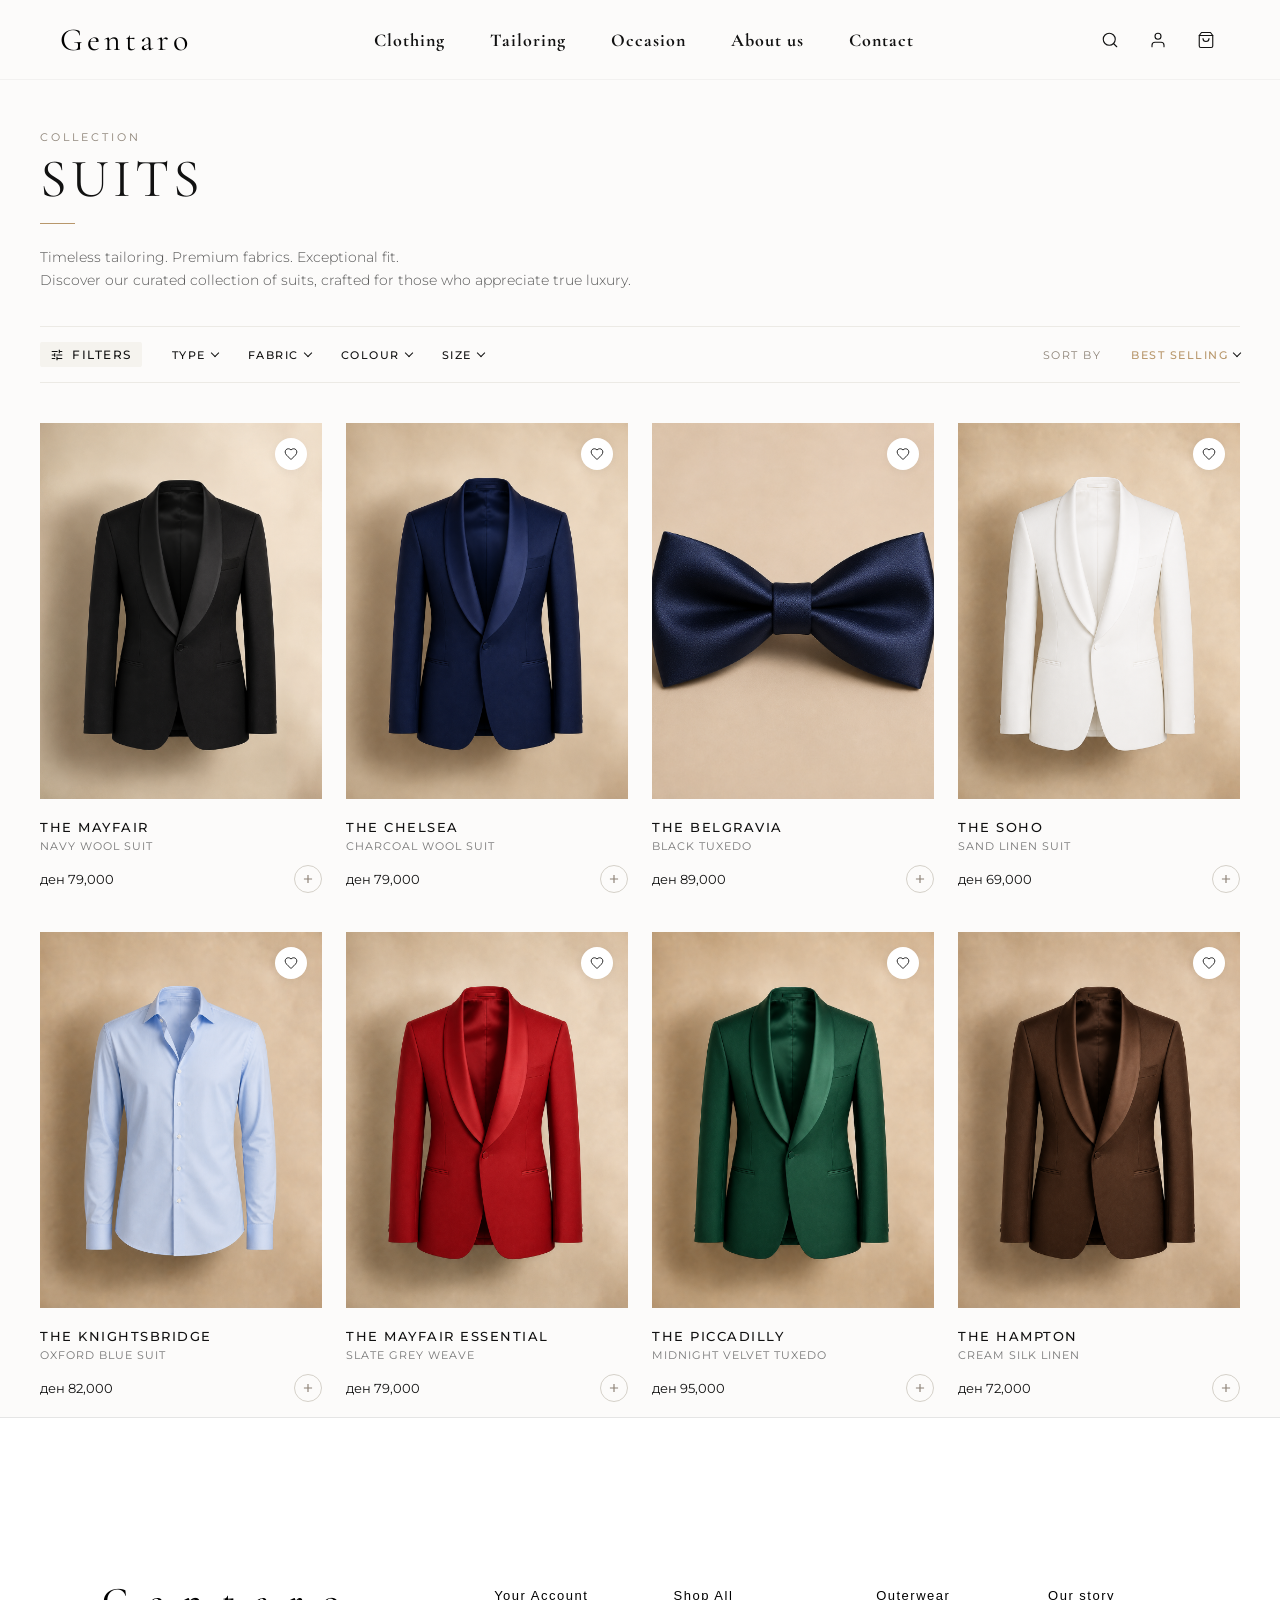
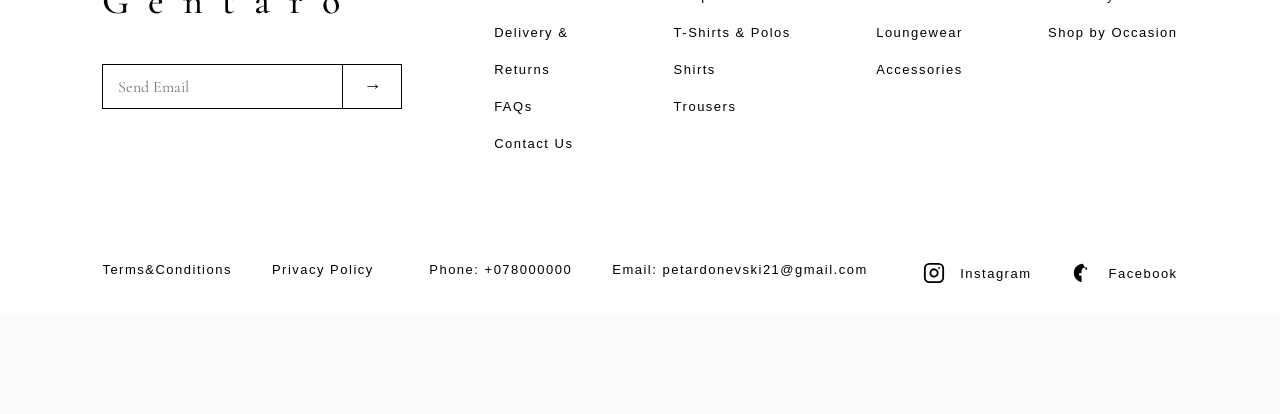
<file: SUITS/suits.html>
<!DOCTYPE html>
<html lang="mk">
<head>
    <meta charset="UTF-8">
    <meta name="viewport" content="width=device-width, initial-scale=1.0">
    <title>Gentaro - Suits Collection</title>
    <link rel="preconnect" href="https://fonts.googleapis.com">
    <link rel="preconnect" href="https://fonts.gstatic.com" crossorigin>
    <link href="https://fonts.googleapis.com/css2?family=Cormorant+Garamond:ital,wght@0,400;0,500;0,600;1,400&family=Montserrat:wght@300;400;500&display=swap" rel="stylesheet">
    <link rel="stylesheet" href="suits.css">
    <script src="suits.js" defer></script>    
</head>
<body>
       <header class="site-header">
    
    <a href="../index.html" class="logo">Gentaro</a>

    <nav class="nav-links">
        
        <!-- CLOTHING -->
        <div class="clothing-wrapper nav-item">
            <a href="#">Clothing</a>

            <div class="mega-menu">
                
                <div class="mega-menu-left">    

                    <div class="mega-menu-column">
                        <h4>Categories</h4>
                        <a href="">Shop All</a>
                        <a href="#">Suits</a>
                        <a href="#">Outerwear</a>
                        <a href="#">Accessories</a>
                    </div>

                    <div class="mega-menu-column">
                        <h4>Explore</h4>
                        <a href="#">New Arrivals</a>
                        <a href="#">Must Have</a>
                        <a href="#">Summer 2026</a>
                    </div>

                </div>

                <div class="mega-menu-right">

                    <div class="mega-img-wrapper">
                        <img src="../slikizaprva/levoclothing.png" alt="">
                    </div>

                    <div class="mega-img-wrapper">
                        <img src="../slikizaprva/clothingdesno.png" alt="">
                    </div>

                </div>

            </div>
        </div>

        <!-- TAILORING -->
        <div class="tailoring-wrapper nav-item">
            <a href="#">Tailoring</a>

            <div class="mega-menu">

                <div class="tailoring-grid">

                    <a href="#" class="tailoring-card">
                        <img src="../slikizaprva/BESPOKETAILORING.png" alt="">
                        <div class="card-overlay"></div>
                        <span class="card-title">Bespoke Tailoring</span>
                    </a>

                    <a href="#" class="tailoring-card">
                        <img src="../slikizaprva/MEASURE.png" alt="">
                        <div class="card-overlay"></div>
                        <span class="card-title">Made to Measure</span>
                    </a>

                    <a href="../TAILORING/tailoring.html" class="tailoring-card">
                        <img src="../slikizaprva/PROCESS.jpg" alt="">
                        <div class="card-overlay"></div>
                        <span class="card-title">The Process</span>
                    </a>

                </div>

            </div>
        </div>

        <!-- OCCASION -->
        <div class="occasion-wrapper nav-item">
            <a href="#">Occasion</a>

            <div class="mega-menu">

                <div class="occasion-left">

                    <div class="mega-menu-column">

                        <h4>Special Occasions</h4>

                        <a href="#">Party Season</a>
                        <a href="#">Wedding</a>
                        <a href="#">Date Night</a>
                        <a href="#">Black Tie</a>

                        <h4 style="margin-top: 30px;">Everyday</h4>

                        <a href="#">Weekend</a>
                        <a href="#">Work</a>

                    </div>

                </div>

                <div class="occasion-right">

                    <a href="#" class="occasion-card">
                        <img src="../slikizaprva/occasioneden.png" alt="">
                        <div class="card-overlay"></div>
                        <span class="card-title">Work</span>
                    </a>

                    <a href="#" class="occasion-card">
                        <img src="../slikizaprva/occasiondva.png" alt="">
                        <div class="card-overlay"></div>
                        <span class="card-title">Party</span>
                    </a>

                    <a href="#" class="occasion-card">
                        <img src="../slikizaprva/occasiontri.png" alt="">
                        <div class="card-overlay"></div>
                        <span class="card-title">Weekend</span>
                    </a>

                </div>

            </div>
        </div>

        <a href="../ABOUT/about.html">About us</a>
        <a href="../CONTACT/contact.html">Contact</a>

    </nav>

<div class="header-icons">
        <button class="icon-btn" aria-label="Search">
            <svg width="18" height="18" viewBox="0 0 24 24" fill="none" stroke="currentColor" stroke-width="1.5" stroke-linecap="round" stroke-linejoin="round"><circle cx="11" cy="11" r="8"></circle><line x1="21" y1="21" x2="16.65" y2="16.65"></line></svg>
        </button>
        
        <a href="../LOGIN/login.html" class="icon-btn id-profile-desktop" aria-label="Profile">
            <svg width="18" height="18" viewBox="0 0 24 24" fill="none" stroke="currentColor" stroke-width="1.5" stroke-linecap="round" stroke-linejoin="round"><path d="M20 21v-2a4 4 0 0 0-4-4H8a4 4 0 0 0-4 4v2"></path><circle cx="12" cy="7" r="4"></circle></svg>
        </a>
        
        <button class="icon-btn" aria-label="Cart">
            <svg width="18" height="18" viewBox="0 0 24 24" fill="none" stroke="currentColor" stroke-width="1.5" stroke-linecap="round" stroke-linejoin="round"><path d="M6 2L3 6v14a2 2 0 0 0 2 2h14a2 2 0 0 0 2-2V6l-3-4z"></path><line x1="3" y1="6" x2="21" y2="6"></line><path d="M16 10a4 4 0 0 1-8 0"></path></svg>
        </button>

        <!-- НОВО: Мобилно Хамбургер Копче (се појавува само на мобилен/таблет) -->
        <button class="icon-btn hamburger-btn" id="mobileMenuBtn" aria-label="Open Mobile Menu">
            <svg width="22" height="22" viewBox="0 0 24 24" fill="none" stroke="currentColor" stroke-width="1.5" stroke-linecap="round" stroke-linejoin="round"><line x1="3" y1="12" x2="21" y2="12"></line><line x1="3" y1="6" x2="21" y2="6"></line><line x1="3" y1="18" x2="21" y2="18"></line></svg>
        </button>
    </div>
</header>

    <div class="container">
        <header class="hero-header">
            <span class="subtitle">COLLECTION</span>
            <h1 class="main-title">SUITS</h1>
            <div class="gold-divider"></div>
            <p class="description">
                Timeless tailoring. Premium fabrics. Exceptional fit.<br>
                Discover our curated collection of suits, crafted for those who appreciate true luxury.
            </p>
        </header>

       <nav class="filter-bar" id="sticky-menu">
    <!-- Твојата оригинална лева страна -->
    <div class="filter-left">
        <button class="filter-btn main-filter">
            <svg class="icon" viewBox="0 0 24 24"><path d="M3 17v2h6v-2H3zM3 5v2h10V5H3zm10 16v-2h8v-2h-8v-2h-2v6h2zM7 9v2H3v2h4v2h2V9H7zm14 4v-2H11v2h10zm-6-4h2V7h4V5h-4V3h-2v6z"/></svg>
            FILTERS
        </button>
        <div class="filter-dropdown">TYPE <span class="arrow"></span></div>
        <div class="filter-dropdown">FABRIC <span class="arrow"></span></div>
        <div class="filter-dropdown">COLOUR <span class="arrow"></span></div>
        <div class="filter-dropdown">SIZE <span class="arrow"></span></div>
    </div>

    <!-- Твојата оригинална десна страна -->
    <div class="filter-right">
        <span class="sort-label">SORT BY</span>
        <div class="filter-dropdown sort-value">BEST SELLING <span class="arrow"></span></div>
    </div>

    <!-- НОВО: Ова се прикажува САМО на мобилни и таблети (Точно 50/50 поделба) -->
    <div class="filter-mobile-options">
        <button class="mob-filter-btn">ALL FILTERS</button>
        <button class="mob-filter-btn">SORT BY</button>
    </div>
</nav>

        <main class="product-grid">
            <a href="../PRODUCTS/index.html" class="product-card-link">
            <div class="product-card">
                <div class="image-container suit-1">
                    <button class="wishlist-btn">
                        <svg viewBox="0 0 24 24"><path d="M12 21.35l-1.45-1.32C5.4 15.36 2 12.28 2 8.5 2 5.42 4.42 3 7.5 3c1.74 0 3.41.81 4.5 2.09C13.09 3.81 14.76 3 16.5 3 19.58 3 22 5.42 22 8.5c0 3.78-3.4 6.86-8.55 11.54L12 21.35z"/></svg>
                    </button>
                </div>
                <div class="product-info">
                    <h3 class="product-title">THE MAYFAIR</h3>
                    <p class="product-fabric">NAVY WOOL SUIT</p>
                    <div class="product-footer">
                        <span class="product-price">ден 79,000</span>
                        <button class="add-btn"><svg viewBox="0 0 24 24"><path d="M19 13h-6v6h-2v-6H5v-2h6V5h2v6h6v2z"/></svg></button>
                    </div>
                </div>
            </div>
            </a>
             <a href="../PRODUCTS2PLAVO/index.html" class="product-card-link">
            <div class="product-card">
                <div class="image-container suit-2">
                    <button class="wishlist-btn">
                        <svg viewBox="0 0 24 24"><path d="M12 21.35l-1.45-1.32C5.4 15.36 2 12.28 2 8.5 2 5.42 4.42 3 7.5 3c1.74 0 3.41.81 4.5 2.09C13.09 3.81 14.76 3 16.5 3 19.58 3 22 5.42 22 8.5c0 3.78-3.4 6.86-8.55 11.54L12 21.35z"/></svg>
                    </button>
                </div>
                <div class="product-info">
                    <h3 class="product-title">THE CHELSEA</h3>
                    <p class="product-fabric">CHARCOAL WOOL SUIT</p>
                    <div class="product-footer">
                        <span class="product-price">ден 79,000</span>
                        <button class="add-btn"><svg viewBox="0 0 24 24"><path d="M19 13h-6v6h-2v-6H5v-2h6V5h2v6h6v2z"/></svg></button>
                    </div>
                </div>
            </div>
            </a>
             <a href="../PRODUCTS3MASNA/index.html" class="product-card-link">
            <div class="product-card">
                <div class="image-container suit-3">
                    <button class="wishlist-btn">
                        <svg viewBox="0 0 24 24"><path d="M12 21.35l-1.45-1.32C5.4 15.36 2 12.28 2 8.5 2 5.42 4.42 3 7.5 3c1.74 0 3.41.81 4.5 2.09C13.09 3.81 14.76 3 16.5 3 19.58 3 22 5.42 22 8.5c0 3.78-3.4 6.86-8.55 11.54L12 21.35z"/></svg>
                    </button>
                </div>
                <div class="product-info">
                    <h3 class="product-title">THE BELGRAVIA</h3>
                    <p class="product-fabric">BLACK TUXEDO</p>
                    <div class="product-footer">
                        <span class="product-price">ден 89,000</span>
                        <button class="add-btn"><svg viewBox="0 0 24 24"><path d="M19 13h-6v6h-2v-6H5v-2h6V5h2v6h6v2z"/></svg></button>
                    </div>
                </div>
            </div>
            </a> 
            <a href="../PRODUCTS4BELO/index.html" class="product-card-link">
            <div class="product-card">
                <div class="image-container suit-4">
                    <button class="wishlist-btn">
                        <svg viewBox="0 0 24 24"><path d="M12 21.35l-1.45-1.32C5.4 15.36 2 12.28 2 8.5 2 5.42 4.42 3 7.5 3c1.74 0 3.41.81 4.5 2.09C13.09 3.81 14.76 3 16.5 3 19.58 3 22 5.42 22 8.5c0 3.78-3.4 6.86-8.55 11.54L12 21.35z"/></svg>
                    </button>
                </div>
                <div class="product-info">
                    <h3 class="product-title">THE SOHO</h3>
                    <p class="product-fabric">SAND LINEN SUIT</p>
                    <div class="product-footer">
                        <span class="product-price">ден 69,000</span>
                        <button class="add-btn"><svg viewBox="0 0 24 24"><path d="M19 13h-6v6h-2v-6H5v-2h6V5h2v6h6v2z"/></svg></button>
                    </div>
                </div>
            </div>
        </a>
        <a href="../PRODUCTS5KOSULA/index.html" class="product-card-link">
            <div class="product-card">
                <div class="image-container suit-5">
                    <button class="wishlist-btn">
                        <svg viewBox="0 0 24 24"><path d="M12 21.35l-1.45-1.32C5.4 15.36 2 12.28 2 8.5 2 5.42 4.42 3 7.5 3c1.74 0 3.41.81 4.5 2.09C13.09 3.81 14.76 3 16.5 3 19.58 3 22 5.42 22 8.5c0 3.78-3.4 6.86-8.55 11.54L12 21.35z"/></svg>
                    </button>
                </div>
                <div class="product-info">
                    <h3 class="product-title">THE KNIGHTSBRIDGE</h3>
                    <p class="product-fabric">OXFORD BLUE SUIT</p>
                    <div class="product-footer">
                        <span class="product-price">ден 82,000</span>
                        <button class="add-btn"><svg viewBox="0 0 24 24"><path d="M19 13h-6v6h-2v-6H5v-2h6V5h2v6h6v2z"/></svg></button>
                    </div>
                </div>
            </div>
            </a>
            <a href="../PRODUCTS6CRVENO/index.html" class="product-card-link">
            <div class="product-card">
                <div class="image-container suit-6">
                    <button class="wishlist-btn">
                        <svg viewBox="0 0 24 24"><path d="M12 21.35l-1.45-1.32C5.4 15.36 2 12.28 2 8.5 2 5.42 4.42 3 7.5 3c1.74 0 3.41.81 4.5 2.09C13.09 3.81 14.76 3 16.5 3 19.58 3 22 5.42 22 8.5c0 3.78-3.4 6.86-8.55 11.54L12 21.35z"/></svg>
                    </button>
                </div>
                <div class="product-info">
                    <h3 class="product-title">THE MAYFAIR ESSENTIAL</h3>
                    <p class="product-fabric">SLATE GREY WEAVE</p>
                    <div class="product-footer">
                        <span class="product-price">ден 79,000</span>
                        <button class="add-btn"><svg viewBox="0 0 24 24"><path d="M19 13h-6v6h-2v-6H5v-2h6V5h2v6h6v2z"/></svg></button>
                    </div>
                </div>
            </div>
            </a>
            <a href="../PRODUCTS7ZELENO/index.html" class="product-card-link">
            <div class="product-card">
                <div class="image-container suit-7">
                    <button class="wishlist-btn">
                        <svg viewBox="0 0 24 24"><path d="M12 21.35l-1.45-1.32C5.4 15.36 2 12.28 2 8.5 2 5.42 4.42 3 7.5 3c1.74 0 3.41.81 4.5 2.09C13.09 3.81 14.76 3 16.5 3 19.58 3 22 5.42 22 8.5c0 3.78-3.4 6.86-8.55 11.54L12 21.35z"/></svg>
                    </button>
                </div>
                <div class="product-info">
                    <h3 class="product-title">THE PICCADILLY</h3>
                    <p class="product-fabric">MIDNIGHT VELVET TUXEDO</p>
                    <div class="product-footer">
                        <span class="product-price">ден 95,000</span>
                        <button class="add-btn"><svg viewBox="0 0 24 24"><path d="M19 13h-6v6h-2v-6H5v-2h6V5h2v6h6v2z"/></svg></button>
                    </div>
                </div>
            </div>
            </a>
            <a href="../PRODUCTS8KAFEAVO/index.html" class="product-card-link">
            <div class="product-card">
                <div class="image-container suit-8">
                    <button class="wishlist-btn">
                        <svg viewBox="0 0 24 24"><path d="M12 21.35l-1.45-1.32C5.4 15.36 2 12.28 2 8.5 2 5.42 4.42 3 7.5 3c1.74 0 3.41.81 4.5 2.09C13.09 3.81 14.76 3 16.5 3 19.58 3 22 5.42 22 8.5c0 3.78-3.4 6.86-8.55 11.54L12 21.35z"/></svg>
                    </button>
                </div>
                <div class="product-info">
                    <h3 class="product-title">THE HAMPTON</h3>
                    <p class="product-fabric">CREAM SILK LINEN</p>
                    <div class="product-footer">
                        <span class="product-price">ден 72,000</span>
                        <button class="add-btn"><svg viewBox="0 0 24 24"><path d="M19 13h-6v6h-2v-6H5v-2h6V5h2v6h6v2z"/></svg></button>
                    </div>
                </div>
            </div>
            </a>
        </main>
    </div>
<footer class="site-footer">
    <div class="footer-top">
        <div class="footer-left">
            <h2 class="footer-logo">G e n t a r o</h2>
            <div class="newsletter-box">
                <input type="email" placeholder="Send Email" class="newsletter-input">
                <button class="newsletter-btn">→</button>
            </div>
        </div>
        
        <div class="footer-links">
            <div class="link-column">
                <a href="#" class="footer-link">Your Account</a>
                <a href="#" class="footer-link">Delivery &</a>
                <a href="#" class="footer-link">Returns</a>
                <a href="#" class="footer-link">FAQs</a>
                <a href="#" class="footer-link">Contact Us</a>
            </div>
            <div class="link-column">
                <a href="#" class="footer-link">Shop All</a>
                <a href="#" class="footer-link">T-Shirts & Polos</a>
                <a href="#" class="footer-link">Shirts</a>
                <a href="#" class="footer-link">Trousers</a>
            </div>
            <div class="link-column">
                <a href="#" class="footer-link">Outerwear</a>
                <a href="#" class="footer-link">Loungewear</a>
                <a href="#" class="footer-link">Accessories</a>
            </div>
            <div class="link-column">
                <a href="#" class="footer-link">Our story</a>
                <a href="#" class="footer-link">Shop by Occasion</a>
            </div>
        </div>
    </div>

    <div class="footer-bottom">
        <div class="bottom-left">
            <a href="#" class="footer-link">Terms&Conditions</a>
            <a href="#" class="footer-link">Privacy Policy</a>
        </div>
        
        <div class="bottom-center">
            <p>Phone: +078000000</p>
            <p>Email: petardonevski21@gmail.com</p>
        </div>
        
        <div class="bottom-right">
            <a href="#" class="footer-link social-link">
                <svg class="social-icon" viewBox="0 0 24 24" fill="none" stroke="currentColor" stroke-width="2" stroke-linecap="round" stroke-linejoin="round">
                    <rect x="2" y="2" width="20" height="20" rx="5" ry="5"></rect>
                    <path d="M16 11.37A4 4 0 1 1 12.63 8 4 4 0 0 1 16 11.37z"></path>
                    <line x1="17.5" y1="6.5" x2="17.51" y2="6.5"></line>
                </svg>
                Instagram
            </a>
            <a href="#" class="footer-link social-link">
                <svg class="social-icon" viewBox="0 0 24 24" fill="currentColor">
                    <path d="M12 2C6.477 2 2 6.477 2 12c0 4.991 3.657 9.128 8.438 9.878v-6.987h-2.54V12h2.54V9.797c0-2.506 1.492-3.89 3.777-3.89 1.094 0 2.238.195 2.238.195v2.46h-1.26c-1.243 0-1.63 1.562V12h2.773l-.443 2.89h-2.33v6.988C18.343 21.128 22 16.991 22 12c0-5.523-4.477-10-10-10z"></path>
                </svg>
                Facebook
            </a>
        </div>
    </div>
</footer>

<!-- ========================================== -->
<!-- SEARCH PANEL (Додадено) -->
<!-- ========================================== -->
<div class="search-overlay" id="searchOverlay"></div>
<div class="search-panel" id="searchPanel">
    <button class="search-close-btn" id="searchCloseBtn" aria-label="Close Search">
        <svg width="28" height="28" viewBox="0 0 24 24" fill="none" stroke="currentColor" stroke-width="1" stroke-linecap="round" stroke-linejoin="round"><line x1="18" y1="6" x2="6" y2="18"></line><line x1="6" y1="6" x2="18" y2="18"></line></svg>
    </button>
    <div class="search-content">
        <h2 class="search-title">Search</h2>
        <div class="search-input-wrapper">
            <input type="text" class="search-input" placeholder="What are you looking for?">
            <button class="search-submit-btn">
                <svg width="22" height="22" viewBox="0 0 24 24" fill="none" stroke="currentColor" stroke-width="1.5" stroke-linecap="round" stroke-linejoin="round"><circle cx="11" cy="11" r="8"></circle><line x1="21" y1="21" x2="16.65" y2="16.65"></line></svg>
            </button>
        </div>

        <div class="search-suggestions">
            <h3 class="suggestions-heading">Search Suggestions</h3>
            <ul class="suggestions-list">
                <li><a href="../SUITS/suits.html">Suits & Tailoring</a></li>
                <li><a href="#">New Arrivals</a></li>
                <li><a href="#">Summer 2026 Collection</a></li>
                <li><a href="#">Accessories</a></li>
            </ul>
        </div>
    </div>
</div>

<!-- ========================================== -->
<!-- CART PANEL (Додадено) -->
<!-- ========================================== -->
<div class="cart-overlay" id="cartOverlay"></div>
<div class="cart-panel" id="cartPanel">
    <div class="cart-header">
        <h2 class="cart-title">Shopping Bag</h2>
        <button class="cart-close-btn" id="cartCloseBtn" aria-label="Close Cart">
            <svg width="24" height="24" viewBox="0 0 24 24" fill="none" stroke="currentColor" stroke-width="1" stroke-linecap="round" stroke-linejoin="round"><line x1="18" y1="6" x2="6" y2="18"></line><line x1="6" y1="6" x2="18" y2="18"></line></svg>
        </button>
    </div>
    
    <div class="cart-content">
        <div class="cart-item">
            <div class="cart-item-img-wrapper">
                <img src="../PRODUCTS6CRVENO/slikiodela/crveno.png" alt="Graphite Tailoring" class="cart-item-img">
            </div>
            <div class="cart-item-details">
                <div class="cart-item-top">
                    <h3 class="cart-item-name">Graphite Tailoring</h3>
                    <p class="cart-item-price">€ 1,250.00</p>
                </div>
                <p class="cart-item-meta">Color: Charcoal</p>
                <p class="cart-item-meta">Size: 40R</p>
                <div class="cart-item-bottom">
                    <div class="cart-quantity">
                        <button class="qty-btn">-</button>
                        <span class="qty-num">1</span>
                        <button class="qty-btn">+</button>
                    </div>
                    <button class="cart-item-remove">Remove</button>
                </div>
            </div>
        </div>
    </div>

    <div class="cart-footer">
        <div class="cart-subtotal">
            <span>Subtotal</span>
            <span>€ 1,250.00</span>
        </div>
        <p class="cart-shipping-note">Taxes and shipping calculated at checkout.</p>
        <button class="cart-checkout-btn">Proceed to Checkout</button>
    </div>
</div>
        <!-- МОБИЛНО СТРАНИЧНО МЕНИ (СЛИКА kateg.JPG) -->
<div class="mobile-nav-overlay" id="mobileNavOverlay"></div>
<div class="mobile-nav-panel" id="mobileNavPanel">
    <div class="mobile-nav-header">
        <a href="../LOGIN/login.html" class="mobile-nav-user" aria-label="Profile">
            <svg width="20" height="20" viewBox="0 0 24 24" fill="none" stroke="currentColor" stroke-width="1.5" stroke-linecap="round" stroke-linejoin="round"><path d="M20 21v-2a4 4 0 0 0-4-4H8a4 4 0 0 0-4 4v2"></path><circle cx="12" cy="7" r="4"></circle></svg>
        </a>
        <span class="mobile-nav-logo">Gentaro</span>
        <button class="mobile-nav-close" id="mobileNavCloseBtn" aria-label="Close Menu">
            <svg width="24" height="24" viewBox="0 0 24 24" fill="none" stroke="currentColor" stroke-width="1.5" stroke-linecap="round" stroke-linejoin="round"><line x1="18" y1="6" x2="6" y2="18"></line><line x1="6" y1="6" x2="18" y2="18"></line></svg>
        </button>
    </div>
    
    <div class="mobile-nav-content">
        <!-- CLOTHING ACCORDION -->
        <div class="mob-accordion-item">
            <button class="mob-accordion-trigger">
                <span>Clothing</span>
                <span class="mob-arrow">v</span>
            </button>
            <div class="mob-accordion-content">
                <div class="mob-mega-wrapper">
                    <h4>Categories</h4>
                    <ul class="mob-submenu-links">
                        <li><a href="">Shop All</a></li>
                        <li><a href="#">Suits</a></li>
                        <li><a href="#">Outerwear</a></li>
                        <li><a href="#">Accessories</a></li>
                    </ul>
                    <div class="mob-mega-images-grid">
                        <div class="mob-img-container">
                            <img src="../slikizaprva/levoclothing.png" alt="Clothing Left">
                        </div>
                        <div class="mob-img-container">
                            <img src="../slikizaprva/clothingdesno.png" alt="Clothing Right">
                        </div>
                    </div>
                </div>
            </div>
        </div>

        <!-- TAILORING ACCORDION -->
        <div class="mob-accordion-item">
            <button class="mob-accordion-trigger">
                <span>Tailoring</span>
                <span class="mob-arrow">v</span>
            </button>
            <div class="mob-accordion-content">
                <div class="mob-mega-wrapper">
                    <ul class="mob-submenu-links no-title">
                        <li><a href="#">Bespoke Tailoring</a></li>
                        <li><a href="#">Made to Measure</a></li>
                        <li><a href="../TAILORING/tailoring.html">The Process</a></li>
                    </ul>
                </div>
            </div>
        </div>

        <!-- OCCASION ACCORDION -->
        <div class="mob-accordion-item">
            <button class="mob-accordion-trigger">
                <span>Occasion</span>
                <span class="mob-arrow">v</span>
            </button>
            <div class="mob-accordion-content">
                <div class="mob-mega-wrapper">
                    <h4>Special Occasions</h4>
                    <ul class="mob-submenu-links">
                        <li><a href="#">Party Season</a></li>
                        <li><a href="#">Wedding</a></li>
                        <li><a href="#">Date Night</a></li>
                        <li><a href="#">Black Tie</a></li>
                    </ul>
                    <h4 style="margin-top: 20px;">Everyday</h4>
                    <ul class="mob-submenu-links">
                        <li><a href="#">Weekend</a></li>
                        <li><a href="#">Work</a></li>
                    </ul>
                </div>
            </div>
        </div>

        <!-- ABOUT US LINK -->
        <div class="mob-accordion-item">
            <button class="mob-accordion-trigger">
                <span>About us</span>
                <span class="mob-arrow">v</span>
            </button>
            <div class="mob-accordion-content">
                <div class="mob-mega-wrapper">
                    <ul class="mob-submenu-links no-title">
                        <li><a href="../ABOUT/about.html">Our Story</a></li>
                    </ul>
                </div>
            </div>
        </div>

        <!-- CONTACT LINK -->
        <div class="mob-accordion-item">
            <button class="mob-accordion-trigger">
                <span>Contact</span>
                <span class="mob-arrow">v</span>
            </button>
            <div class="mob-accordion-content">
                <div class="mob-mega-wrapper">
                    <ul class="mob-submenu-links no-title">
                        <li><a href="../CONTACT/contact.html">Get in Touch</a></li>
                    </ul>
                </div>
            </div>
        </div>
    </div>
</div>
</body>
</html>
</file>
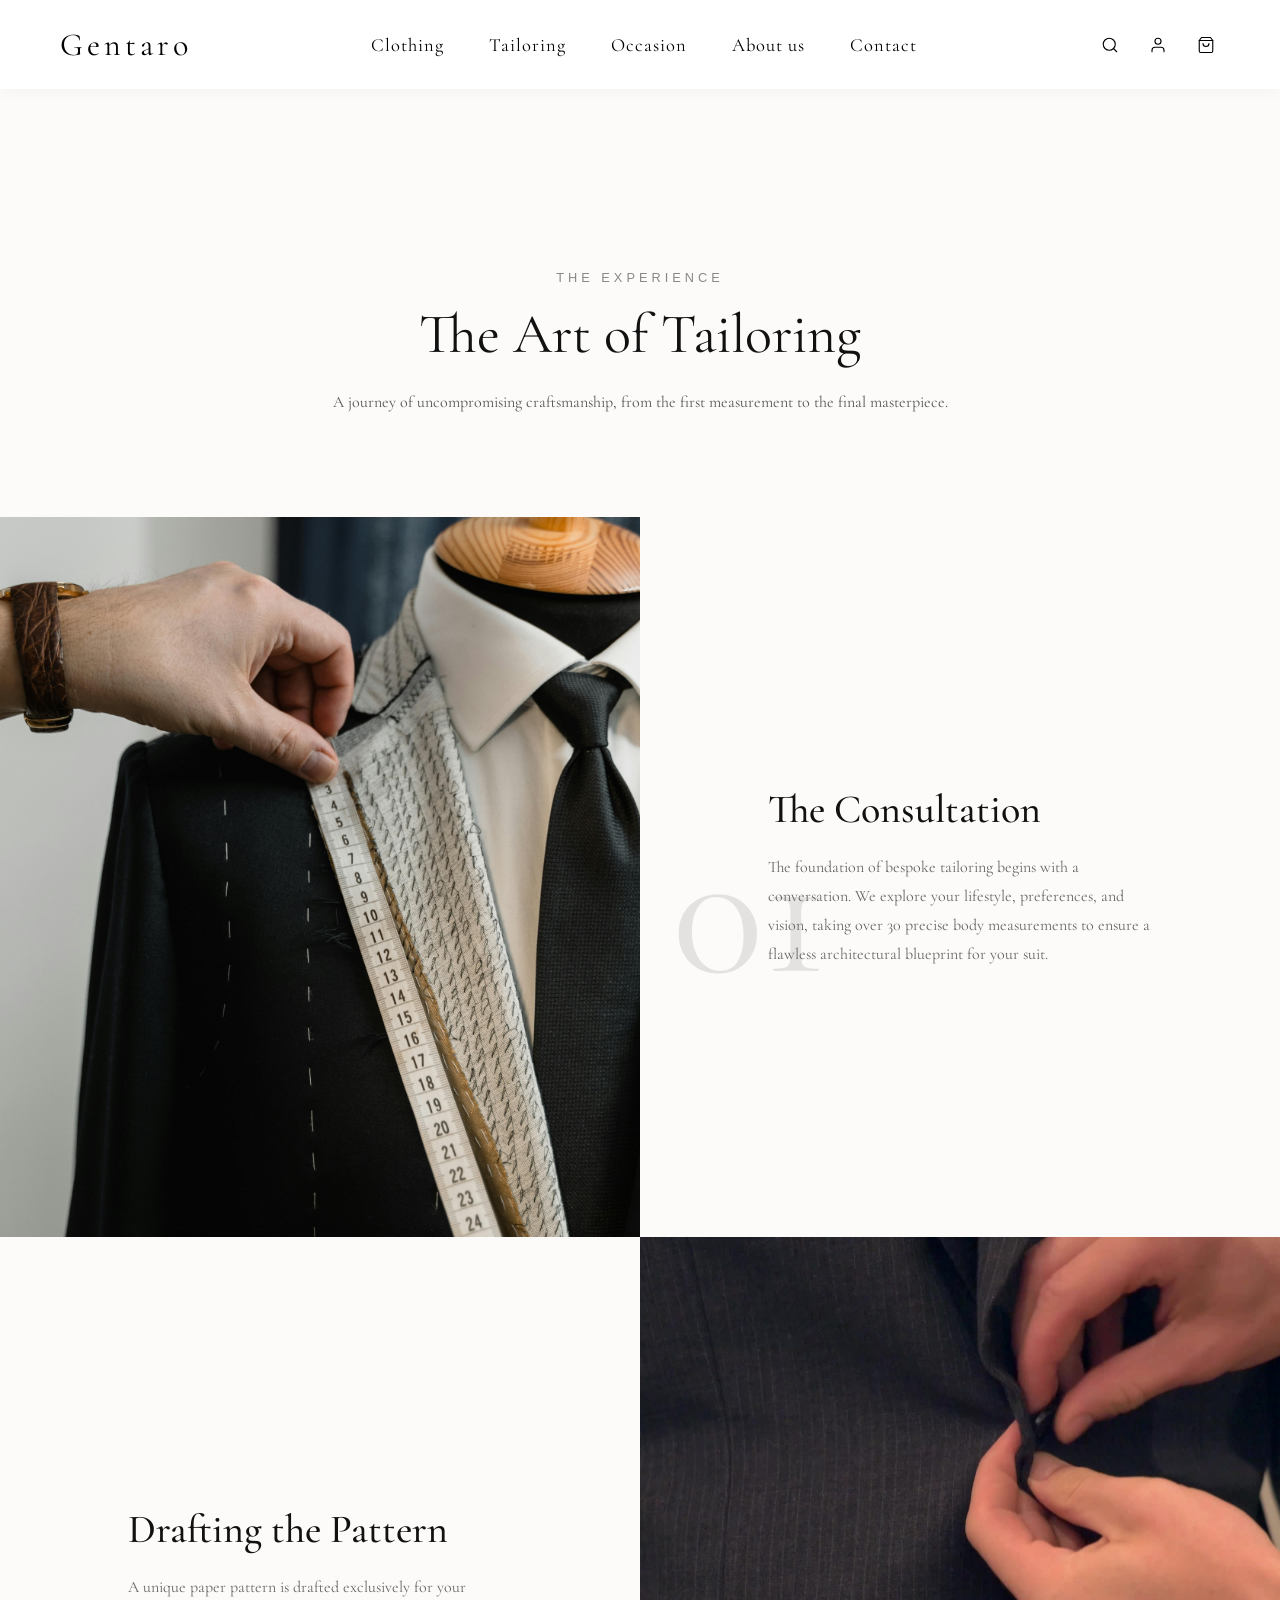
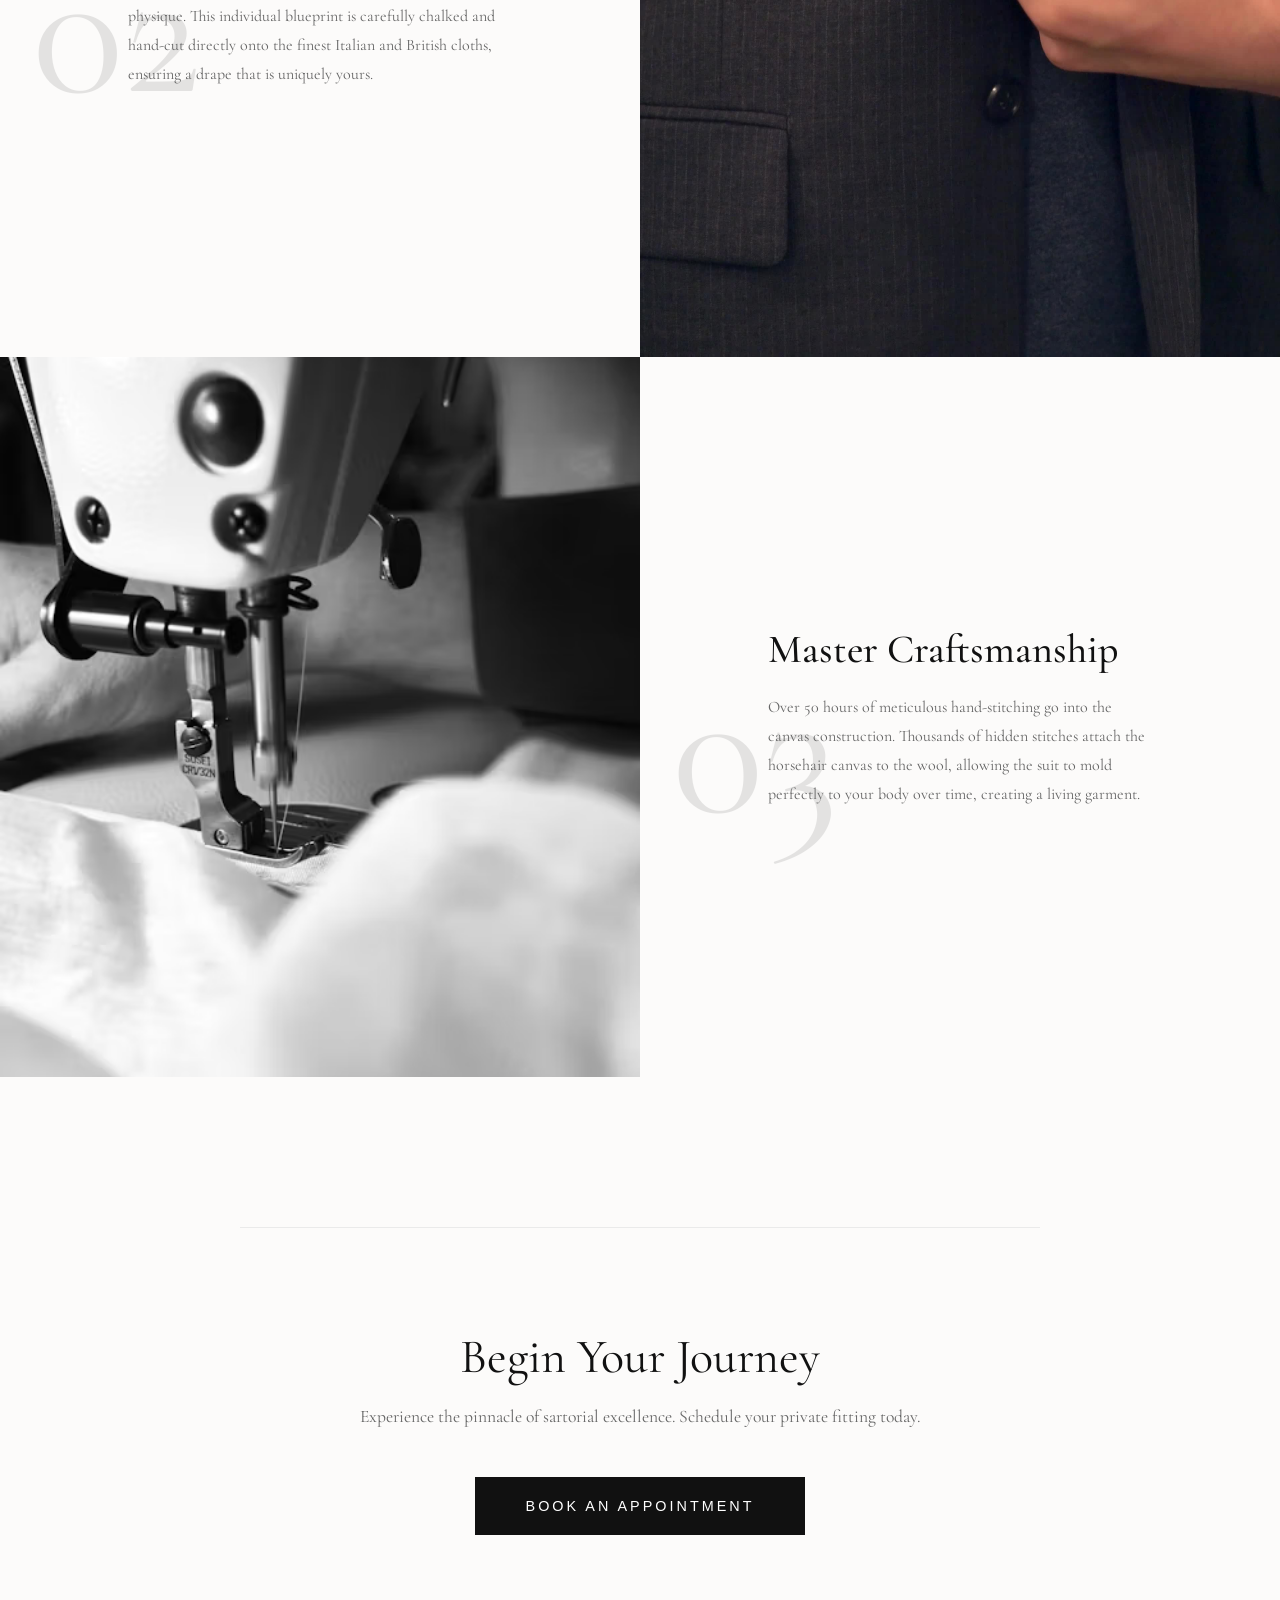
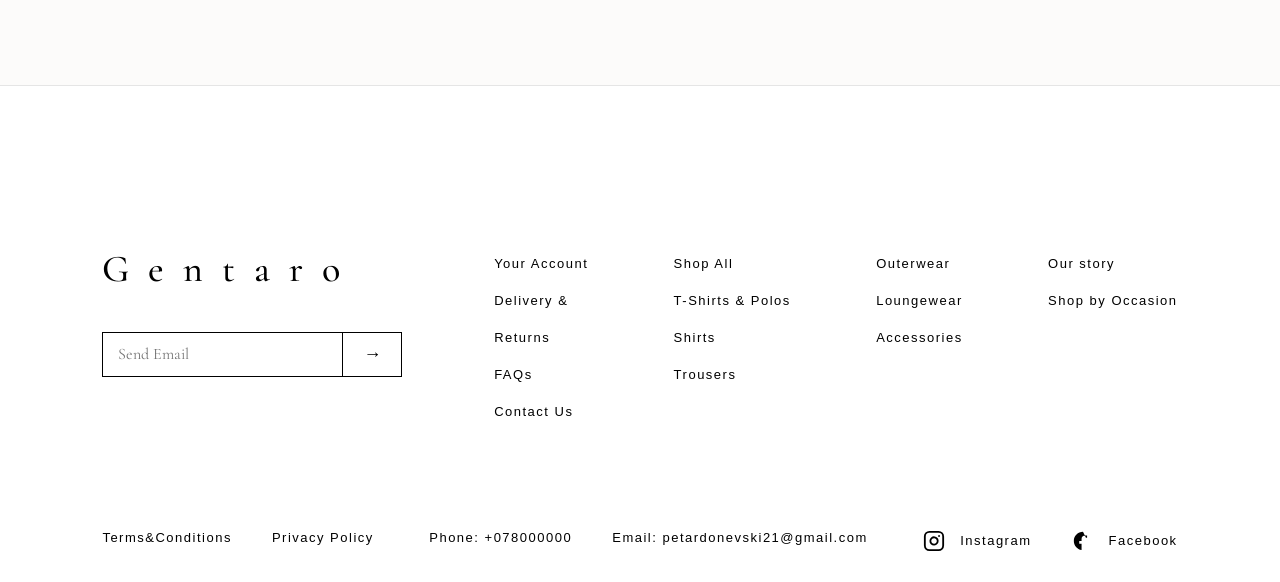
<file: TAILORING/tailoring.html>
<!DOCTYPE html>
<html lang="en">
<head>
    <meta charset="UTF-8">
    <meta name="viewport" content="width=device-width, initial-scale=1.0">
    <title>Gentaro - Tailoring</title>
    <link rel="stylesheet" href="tailoring.css">
    <link rel="preconnect" href="https://fonts.googleapis.com">
    <link rel="preconnect" href="https://fonts.gstatic.com" crossorigin>
    <link href="https://fonts.googleapis.com/css2?family=Cormorant+Garamond:ital,wght@0,300;0,400;0,500;0,600;0,700;1,400;1,600&display=swap" rel="stylesheet">
    <script src="tailoring.js" defer></script>
</head>
<body>

    <header class="site-header">
        <a href="../index.html" class="logo">Gentaro</a>
        <nav class="nav-links">
            
            <div class="clothing-wrapper nav-item">
                <a href="#">Clothing</a>
                <div class="mega-menu">
                    <div class="mega-menu-left">
                        <div class="mega-menu-column">
                            <h4>Categories</h4>
                            <a href="../SUITS/suits.html">Shop All</a>
                            <a href="../SUITS/suits.html">Suits</a>
                            <a href="../SUITS/suits.html">Outerwear</a>
                            <a href="../SUITS/suits.html">Accessories</a>
                        </div>
                        <div class="mega-menu-column">
                            <h4>Explore</h4>
                            <a href="#">New Arrivals</a>
                            <a href="#">Must Have</a>
                            <a href="#">Summer 2026</a>
                        </div>
                    </div>
                    <div class="mega-menu-right">
                        <div class="mega-img-wrapper">
                            <img src="../slikizaprva/levoclothing.png" alt="Boutique"> 
                        </div>
                        <div class="mega-img-wrapper">
                            <img src="../slikizaprva/clothingdesno.png" alt="Model"> 
                        </div>
                    </div>
                </div>
            </div>
            
            <div class="tailoring-wrapper nav-item">
                <a href="#">Tailoring</a>
                <div class="mega-menu">
                    <div class="tailoring-grid">
                        <a href="#" class="tailoring-card">
                            <img src="../slikizaprva/BESPOKETAILORING.png" alt="Bespoke Tailoring">
                            <div class="card-overlay"></div>
                            <span class="card-title">Bespoke Tailoring</span>
                        </a>
                        <a href="#" class="tailoring-card">
                            <img src="../slikizaprva/MEASURE.png" alt="Made to Measure">
                            <div class="card-overlay"></div>
                            <span class="card-title">Made to Measure</span>
                        </a>
                        <a href="../TAILORING/tailoring.html" class="tailoring-card">
                            <img src="../slikizaprva/PROCESS.jpg" alt="The Process">
                            <div class="card-overlay"></div>
                            <span class="card-title">The Process</span>
                        </a>
                    </div>
                </div>
            </div>
            
            <div class="occasion-wrapper nav-item">
                <a href="#">Occasion</a>
                <div class="mega-menu">
                    <div class="occasion-left">
                        <div class="mega-menu-column">
                            <h4>Special Occasions</h4>
                            <a href="#">Party Season</a>
                            <a href="#">Wedding</a>
                            <a href="#">Date Night</a>
                            <a href="#">Black Tie</a>
                            
                            <h4 style="margin-top: 30px;">Everyday</h4>
                            <a href="#">Weekend</a>
                            <a href="#">Work</a>
                        </div>
                    </div>
                    
                    <div class="occasion-right">
                        <a href="#" class="occasion-card">
                            <img src="../slikizaprva/occasioneden.png" alt="Work">
                            <div class="card-overlay"></div>
                            <span class="card-title">Work</span>
                        </a>
                        <a href="#" class="occasion-card">
                            <img src="../slikizaprva/occasiondva.png" alt="Party">
                            <div class="card-overlay"></div>
                            <span class="card-title">Party</span>
                        </a>
                        <a href="#" class="occasion-card">
                            <img src="../slikizaprva/occasiontri.png" alt="Weekend">
                            <div class="card-overlay"></div>
                            <span class="card-title">Weekend</span>
                        </a>
                    </div>
                </div>
            </div>
            
            <a href="../ABOUT/about.html">About us</a>
            <a href="../CONTACT/contact.html">Contact</a>
        </nav>
        
        <div class="header-icons">
            <button class="icon-btn" aria-label="Search">
                <svg width="18" height="18" viewBox="0 0 24 24" fill="none" stroke="currentColor" stroke-width="1.5" stroke-linecap="round" stroke-linejoin="round"><circle cx="11" cy="11" r="8"></circle><line x1="21" y1="21" x2="16.65" y2="16.65"></line></svg>
            </button>
            <a href="../LOGIN/login.html" class="icon-btn desktop-profile" aria-label="Profile">
                <svg width="18" height="18" viewBox="0 0 24 24" fill="none" stroke="currentColor" stroke-width="1.5" stroke-linecap="round" stroke-linejoin="round"><path d="M20 21v-2a4 4 0 0 0-4-4H8a4 4 0 0 0-4 4v2"></path><circle cx="12" cy="7" r="4"></circle></svg>
            </a>
            <button class="icon-btn" aria-label="Cart">
                <svg width="18" height="18" viewBox="0 0 24 24" fill="none" stroke="currentColor" stroke-width="1.5" stroke-linecap="round" stroke-linejoin="round"><path d="M6 2L3 6v14a2 2 0 0 0 2 2h14a2 2 0 0 0 2-2V6l-3-4z"></path><line x1="3" y1="6" x2="21" y2="6"></line><path d="M16 10a4 4 0 0 1-8 0"></path></svg>
            </button>
        </div>
        <button class="mobile-hamburger" id="mobileMenuOpenBtn" aria-label="Open Menu">
            <svg width="24" height="24" viewBox="0 0 24 24" fill="none" stroke="currentColor" stroke-width="2">
                <line x1="3" y1="12" x2="21" y2="12"></line>
                <line x1="3" y1="6" x2="21" y2="6"></line>
                <line x1="3" y1="18" x2="21" y2="18"></line>
            </svg>
        </button>
    </header>

    <section class="bespoke-journey">
        <div class="journey-header reveal-up">
            <span class="subtitle">The Experience</span>
            <h2>The Art of Tailoring</h2>
            <p>A journey of uncompromising craftsmanship, from the first measurement to the final masterpiece.</p>
        </div>

        <div class="journey-timeline">
            <div class="journey-step">
                <div class="step-visual reveal-left">
                    <div class="image-wrapper">
                        <img src="../TAILORING/tailoringsliki/taailoring1.jpg" alt="The Consultation">
                    </div>
                </div>
                <div class="step-info reveal-right">
                    <span class="watermark-num">01</span>
                    <h3>The Consultation</h3>
                    <p>The foundation of bespoke tailoring begins with a conversation. We explore your lifestyle, preferences, and vision, taking over 30 precise body measurements to ensure a flawless architectural blueprint for your suit.</p>
                </div>
            </div>

            <div class="journey-step reverse">
                <div class="step-visual reveal-right">
                    <div class="image-wrapper">
                        <img src="../TAILORING/tailoringsliki/tailoring22.jpg" alt="Drafting the Pattern">
                    </div>
                </div>
                <div class="step-info reveal-left">
                    <span class="watermark-num">02</span>
                    <h3>Drafting the Pattern</h3>
                    <p>A unique paper pattern is drafted exclusively for your physique. This individual blueprint is carefully chalked and hand-cut directly onto the finest Italian and British cloths, ensuring a drape that is uniquely yours.</p>
                </div>
            </div>

            <div class="journey-step">
                <div class="step-visual reveal-left">
                    <div class="image-wrapper">
                        <img src="../TAILORING/tailoringsliki/photo-1745095034955-1019067b7ce4.avif" alt="Master Craftsmanship">
                    </div>
                </div>
                <div class="step-info reveal-right">
                    <span class="watermark-num">03</span>
                    <h3>Master Craftsmanship</h3>
                    <p>Over 50 hours of meticulous hand-stitching go into the canvas construction. Thousands of hidden stitches attach the horsehair canvas to the wool, allowing the suit to mold perfectly to your body over time, creating a living garment.</p>
                </div>
            </div>
        </div>

        <div class="journey-cta reveal-up">
            <h2>Begin Your Journey</h2>
            <p>Experience the pinnacle of sartorial excellence. Schedule your private fitting today.</p>
            <a href="../CONTACT/contact.html#appointment" class="btn-luxury">Book an Appointment</a>
        </div>
    </section>

    <!-- ПАНЕЛИ И ПРЕКРИВКИ (ОСТАНУВААТ ДА ФУНКЦИОНИРААТ БЕСПРЕКОРНО) -->
    <div class="search-overlay" id="searchOverlay"></div>
    <div class="search-panel" id="searchPanel">
        <button class="search-close-btn" id="searchCloseBtn" aria-label="Close Search">
            <svg width="28" height="28" viewBox="0 0 24 24" fill="none" stroke="currentColor" stroke-width="1" stroke-linecap="round" stroke-linejoin="round"><line x1="18" y1="6" x2="6" y2="18"></line><line x1="6" y1="6" x2="18" y2="18"></line></svg>
        </button>
        <div class="search-content">
            <h2 class="search-title">Search</h2>
            <div class="search-input-wrapper">
                <input type="text" class="search-input" placeholder="What are you looking for?">
                <button class="search-submit-btn">
                    <svg width="22" height="22" viewBox="0 0 24 24" fill="none" stroke="currentColor" stroke-width="1.5" stroke-linecap="round" stroke-linejoin="round"><circle cx="11" cy="11" r="8"></circle><line x1="21" y1="21" x2="16.65" y2="16.65"></line></svg>
                </button>
            </div>

            <div class="search-suggestions">
                <h3 class="suggestions-heading">Search Suggestions</h3>
                <ul class="suggestions-list">
                    <li><a href="../SUITS/suits.html">Suits & Tailoring</a></li>
                    <li><a href="#">New Arrivals</a></li>
                    <li><a href="#">Summer 2026 Collection</a></li>
                    <li><a href="#">Accessories</a></li>
                </ul>
            </div>
        </div>
    </div>

    <div class="cart-overlay" id="cartOverlay"></div>
    <div class="cart-panel" id="cartPanel">
        <div class="cart-header">
            <h2 class="cart-title">Shopping Bag</h2>
            <button class="cart-close-btn" id="cartCloseBtn" aria-label="Close Cart">
                <svg width="24" height="24" viewBox="0 0 24 24" fill="none" stroke="currentColor" stroke-width="1" stroke-linecap="round" stroke-linejoin="round"><line x1="18" y1="6" x2="6" y2="18"></line><line x1="6" y1="6" x2="18" y2="18"></line></svg>
            </button>
        </div>
        
        <div class="cart-content">
            <div class="cart-item">
                <div class="cart-item-img-wrapper">
                    <img src="../PRODUCTS6CRVENO/slikiodela/crveno.png" alt="Graphite Tailoring" class="cart-item-img">
                </div>
                <div class="cart-item-details">
                    <div class="cart-item-top">
                        <h3 class="cart-item-name">Graphite Tailoring</h3>
                        <p class="cart-item-price">€ 1,250.00</p>
                    </div>
                    <p class="cart-item-meta">Color: Charcoal</p>
                    <p class="cart-item-meta">Size: 40R</p>
                    <div class="cart-item-bottom">
                        <div class="cart-quantity">
                            <button class="qty-btn">-</button>
                            <span class="qty-num">1</span>
                            <button class="qty-btn">+</button>
                        </div>
                        <button class="cart-item-remove">Remove</button>
                    </div>
                </div>
            </div>
        </div>

        <div class="cart-footer">
            <div class="cart-subtotal">
                <span>Subtotal</span>
                <span>€ 1,250.00</span>
            </div>
            <p class="cart-shipping-note">Taxes and shipping calculated at checkout.</p>
            <button class="cart-checkout-btn">Proceed to Checkout</button>
        </div>
    </div>

    <div class="mobile-menu-panel" id="mobileMenuPanel">
        <div class="mobile-menu-header">
            <a href="../LOGIN/login.html" class="mobile-profile-btn" aria-label="Profile">
                <svg width="20" height="20" viewBox="0 0 24 24" fill="none" stroke="currentColor" stroke-width="1.5" stroke-linecap="round" stroke-linejoin="round"><path d="M20 21v-2a4 4 0 0 0-4-4H8a4 4 0 0 0-4 4v2"></path><circle cx="12" cy="7" r="4"></circle></svg>
            </a>
            <a href="../index.html" class="mobile-logo">Gentaro</a>
            <button class="mobile-close-btn" id="mobileMenuCloseBtn" aria-label="Close Menu">
                <svg width="24" height="24" viewBox="0 0 24 24" fill="none" stroke="currentColor" stroke-width="2">
                    <line x1="18" y1="6" x2="6" y2="18"></line>
                    <line x1="6" y1="6" x2="18" y2="18"></line>
                </svg>
            </button>
        </div>

        <div class="mobile-menu-content">
            <div class="mobile-accordion">
                <button class="mobile-accordion-btn">Clothing <span class="caret">v</span></button>
                <div class="mobile-accordion-body">
                    <a href="../SUITS/suits.html">Shop All</a>
                    <a href="../SUITS/suits.html">Suits</a>
                    <a href="../SUITS/suits.html">Outerwear</a>
                    <a href="../SUITS/suits.html">Accessories</a>
                    <div class="mob-cat-images">
                        <img src="../slikizaprva/levoclothing.png" alt="">
                        <img src="../slikizaprva/clothingdesno.png" alt="">
                    </div>
                </div>
            </div>

            <div class="mobile-accordion">
                <button class="mobile-accordion-btn">Tailoring <span class="caret">v</span></button>
                <div class="mobile-accordion-body">
                    <a href="#">Bespoke Tailoring</a>
                    <a href="#">Made to Measure</a>
                    <a href="tailoring.html">The Process</a>
                </div>
            </div>

            <div class="mobile-accordion">
                <button class="mobile-accordion-btn">Occasion <span class="caret">v</span></button>
                <div class="mobile-accordion-body">
                    <a href="#">Party Season</a>
                    <a href="#">Wedding</a>
                    <a href="#">Work</a>
                </div>
            </div>

            <a href="../ABOUT/about.html" class="mobile-single-link">About us <span class="caret">v</span></a>
            <a href="../CONTACT/contact.html" class="mobile-single-link">Contact <span class="caret">v</span></a>
        </div>
    </div>

    <!-- ФУТЕРОТ СЕГА Е ПОСЛЕДЕН ЕЛЕМЕНТ ВО СТРУКТУРАТА -->
    <footer class="site-footer">
        <div class="footer-top">
            <div class="footer-left">
                <h2 class="footer-logo">G e n t a r o</h2>
                <div class="newsletter-box">
                    <input type="email" placeholder="Send Email" class="newsletter-input">
                    <button class="newsletter-btn">→</button>
                </div>
            </div>
            
            <div class="footer-links">
                <div class="link-column">
                    <a href="#" class="footer-link">Your Account</a>
                    <a href="#" class="footer-link">Delivery &</a>
                    <a href="#" class="footer-link">Returns</a>
                    <a href="#" class="footer-link">FAQs</a>
                    <a href="#" class="footer-link">Contact Us</a>
                </div>
                <div class="link-column">
                    <a href="../SUITS/suits.html" class="footer-link">Shop All</a>
                    <a href="#" class="footer-link">T-Shirts & Polos</a>
                    <a href="#" class="footer-link">Shirts</a>
                    <a href="#" class="footer-link">Trousers</a>
                </div>
                <div class="link-column">
                    <a href="#" class="footer-link">Outerwear</a>
                    <a href="#" class="footer-link">Loungewear</a>
                    <a href="#" class="footer-link">Accessories</a>
                </div>
                <div class="link-column">
                    <a href="#" class="footer-link">Our story</a>
                    <a href="#" class="footer-link">Shop by Occasion</a>
                </div>
            </div>
        </div>

        <div class="footer-bottom">
            <div class="bottom-left">
                <a href="#" class="footer-link">Terms&Conditions</a>
                <a href="#" class="footer-link">Privacy Policy</a>
            </div>
            
            <div class="bottom-center">
                <p>Phone: +078000000</p>
                <p>Email: petardonevski21@gmail.com</p>
            </div>
            
            <div class="bottom-right">
                <a href="#" class="footer-link social-link">
                    <svg class="social-icon" viewBox="0 0 24 24" fill="none" stroke="currentColor" stroke-width="2" stroke-linecap="round" stroke-linejoin="round">
                        <rect x="2" y="2" width="20" height="20" rx="5" ry="5"></rect>
                        <path d="M16 11.37A4 4 0 1 1 12.63 8 4 4 0 0 1 16 11.37z"></path>
                        <line x1="17.5" y1="6.5" x2="17.51" y2="6.5"></line>
                    </svg>
                    Instagram
                </a>
                <a href="#" class="footer-link social-link">
                    <svg class="social-icon" viewBox="0 0 24 24" fill="currentColor">
                        <path d="M12 2C6.477 2 2 6.477 2 12c0 4.991 3.657 9.128 8.438 9.878v-6.987h-2.54V12h2.54V9.797c0-2.506 1.492-3.89 3.777-3.89 1.094 0 2.238.195 2.238.195v2.46h-1.26c-1.243 0-1.63 1.562V12h2.773l-.443 2.89h-2.33v6.988C18.343 21.128 22 16.991 22 12c0-5.523-4.477-10-10-10z"></path>
                    </svg>
                    Facebook
                </a>
            </div>
        </div>
    </footer>

</body>
</html>
</file>
<file: PRODUCTS/style.css>
/* =========================================
   БЕЛО HEADER МЕНИ + HOVER + MEGA MENU
========================================= */
/* Ги крие точките комплетно на десктоп за да не го рушат flex распоредот */
.swiper-dots {
    display: none;
}
* {
    margin: 0;
    padding: 0;
    box-sizing: border-box;
}

body {
    overflow-x: hidden;
    background-color: #111;
}

/* HEADER - СРЕДЕН ДА Е НАЈГОРЕ И УПАЛЕН ЦЕЛО ВРЕМЕ */
.site-header {
    position: fixed; /* Стои фиксно додека скролаш */
    top: 0; /* Залепен најгоре */
    left: 0;
    width: 100%;
    display: flex;
    justify-content: space-between;
    align-items: center;
    padding: 25px 60px;
    z-index: 1000;
    background-color: #ffffff; /* Упален цело време */
    color: #000000; /* Црн текст */
    box-shadow: 0 4px 20px rgba(0, 0, 0, 0.05); /* Мала сенка за убав изглед */
    transition: transform 0.45s cubic-bezier(0.25, 1, 0.5, 1), opacity 0.45s ease;
}

.site-header.hide-header {
    transform: translateY(-120%);
    opacity: 0;
}

.logo {
    font-family: 'Cormorant Garamond', serif;
    font-size: 32px;
    font-weight: 400;
    letter-spacing: 4px;
    color: black;
    text-decoration: none;
}

.nav-links {
    display: flex;
    gap: 45px;
}

.nav-links a {
    font-family: 'Cormorant Garamond', serif;
    color: inherit;
    text-decoration: none;
    font-size: 18px;
    letter-spacing: 1px;
    transition: opacity 0.3s ease;
}

.nav-links a:hover {
    opacity: 0.6;
}

.header-icons {
    display: flex;
    gap: 20px;
}

.icon-btn {
    background: none;
    border: none;
    color: inherit;
    cursor: pointer;
    display: flex;
    align-items: center;
    justify-content: center;
    padding: 5px;
    transition: transform 0.2s ease;
}

.icon-btn:hover {
    transform: scale(1.05);
}

/* =========================================
   MEGA MENU
========================================= */
.clothing-wrapper,
.tailoring-wrapper,
.occasion-wrapper {
    display: inline-block;
}

.mega-menu {
    position: absolute;
    top: 100%;
    left: 0;
    width: 100%;
    background-color: #ffffff;
    padding: 40px 8% 60px 8%;
    display: flex;
    justify-content: space-between;
    opacity: 0;
    visibility: hidden;
    pointer-events: none;
    transform: translateY(15px);
    border-top: 1px solid rgba(0, 0, 0, 0.08);
    box-shadow: 0 15px 30px rgba(0, 0, 0, 0.05);
    z-index: 999;
    transition: opacity 0.3s ease, transform 0.3s ease, visibility 0s linear 0.3s;
}

.clothing-wrapper:hover .mega-menu,
.tailoring-wrapper:hover .mega-menu,
.occasion-wrapper:hover .mega-menu {
    opacity: 1;
    visibility: visible;
    pointer-events: auto;
    transform: translateY(0);
    transition: opacity 0.3s ease 0s, transform 0.3s ease 0s, visibility 0s linear 0s;
}

.clothing-wrapper:hover > a,
.tailoring-wrapper:hover > a,
.occasion-wrapper:hover > a {
    text-decoration: underline !important;
    text-underline-offset: 6px;
    cursor: pointer !important;
    color: #000000 !important;
}

.clothing-wrapper > a,
.tailoring-wrapper > a,
.occasion-wrapper > a {
    position: relative;
    cursor: pointer !important;
}

.clothing-wrapper > a::after,
.tailoring-wrapper > a::after,
.occasion-wrapper > a::after {
    content: '';
    position: absolute;
    top: 100%;
    left: 0;
    width: 100%;
    height: 60px;
    background: transparent;
    z-index: 998;
}

/* CLOTHING MENU */
.mega-menu-left { display: flex; gap: 120px; }
.mega-menu-column { display: flex; flex-direction: column; gap: 18px; align-items: flex-start; }
.mega-menu-column h4 { font-family: 'Inter', sans-serif; font-size: 12px; font-weight: 700; text-transform: uppercase; letter-spacing: 2.5px; margin-bottom: 5px; color: #000000; }
.mega-menu-column a { font-family: 'Inter', sans-serif !important; font-size: 14px !important; letter-spacing: 1.5px !important; color: #555555 !important; font-weight: 400 !important; text-decoration: none; transition: color 0.3s ease !important; }
.mega-menu-column a:hover { color: #000000 !important; opacity: 1 !important; }
.mega-menu-right { display: flex; gap: 30px; }
.mega-img-wrapper { width: 250px; height: 330px; overflow: hidden; }
.mega-img-wrapper img { width: 100%; height: 100%; object-fit: cover; transition: transform 0.6s ease; }
.mega-img-wrapper:hover img { transform: scale(1.04); }

/* TAILORING MENU */
.tailoring-grid { display: flex; gap: 30px; width: 100%; justify-content: center; }
.tailoring-card { position: relative; flex: 1; max-width: 380px; height: 330px; overflow: hidden; display: block; text-decoration: none; }
.tailoring-card img { width: 100%; height: 100%; object-fit: cover; transition: transform 0.6s ease; }
.tailoring-card:hover img { transform: scale(1.04); }
.card-overlay { position: absolute; bottom: 0; left: 0; width: 100%; height: 50%; background: linear-gradient(to top, rgba(0, 0, 0, 0.75) 0%, rgba(0, 0, 0, 0) 100%); z-index: 1; pointer-events: none; }
.card-title { position: absolute; bottom: 25px; left: 30px; color: #ffffff; font-family: 'Cormorant Garamond', serif; font-size: 20px; font-weight: 400; letter-spacing: 1px; z-index: 2; }

/* OCCASION MENU */
.occasion-left { width: 25%; }
.occasion-right { display: flex; gap: 30px; justify-content: flex-end; }
.occasion-card { position: relative; width: 250px; height: 330px; overflow: hidden; display: block; text-decoration: none; }
.occasion-card img { width: 100%; height: 100%; object-fit: cover; transition: transform 0.6s ease; }
.occasion-card:hover img { transform: scale(1.04); }
.occasion-card .card-overlay { position: absolute; bottom: 0; left: 0; width: 100%; height: 40%; background: linear-gradient(to top, rgba(0, 0, 0, 0.75) 0%, rgba(0, 0, 0, 0) 100%); z-index: 1; pointer-events: none; }
.occasion-card .card-title { position: absolute; bottom: 20px; right: 20px; color: #ffffff; font-family: 'Inter', sans-serif; font-size: 13px; font-weight: 300; letter-spacing: 2px; text-transform: uppercase; z-index: 2; }

/* =========================================
   ПРОДУКТ СЕКЦИЈА
========================================= */
.product-section {
    display: flex;
    align-items: flex-start;
    width: 100%;
    background-color: #ffffff; 
}

.product-images {
    flex: 1; 
    display: flex;
    flex-direction: column;
}

.product-images img {
    width: 100%;
    height: auto;
    object-fit: cover;
    display: block;
}

.product-details {
    flex: 1; 
    position: sticky; 
    top: 100px; 
    padding: 60px 5% 60px 5%; 
}

.details-content {
    max-width: 500px;
    margin: 0 auto; 
}

.product-title {
    font-family: 'Cormorant Garamond', serif; 
    font-size: 1.5rem;
    font-weight: 500;
    letter-spacing: 1px;
    margin-bottom: 15px;
    text-transform: uppercase;
    color: #1a1a1a;
}

.product-price {
    font-family: 'Inter', sans-serif;
    font-size: 1.1rem;
    margin-bottom: 30px;
    color: #1a1a1a;
}

.color-selection {
    font-family: 'Inter', sans-serif;
    margin-bottom: 30px;
    color: #1a1a1a;
}

.color-options {
    display: flex;
    gap: 10px;
    margin-top: 10px;
}

.color-btn {
    width: 24px;
    height: 24px;
    border-radius: 50%;
    border: 1px solid #ccc;
    cursor: pointer;
    position: relative;
}

.color-btn.active::after {
    content: '';
    position: absolute;
    top: -4px; left: -4px; right: -4px; bottom: -4px;
    border: 1px solid #1a1a1a;
    border-radius: 50%;
}

.color-btn.grey { background-color: #8a8d91; }
.color-btn.navy { background-color: black; }

.size-selection {
    font-family: 'Inter', sans-serif;
    margin-bottom: 20px;
}

.size-header {
    display: flex;
    justify-content: space-between;
    margin-bottom: 15px;
    font-size: 0.9rem;
    color: #1a1a1a;
}

.size-guide {
    color: #1a1a1a;
    text-decoration: none;
    border-bottom: 1px solid #1a1a1a;
}

.size-options {
    display: flex;
    flex-wrap: wrap;
    gap: 10px;
}

.size-btn {
    width: 45px;
    height: 45px;
    border-radius: 50%;
    border: 1px solid #ccc;
    background: transparent;
    cursor: pointer;
    font-size: 0.9rem;
    color: #1a1a1a;
    transition: all 0.3s ease;
}

.size-btn:hover:not(.disabled) {
    border-color: #1a1a1a;
}

.size-btn.selected {
    background: #1a1a1a;
    color: #fff;
    border-color: #1a1a1a;
}

.size-btn.disabled {
    color: #ccc;
    cursor: not-allowed;
    position: relative;
    overflow: hidden;
}

.size-btn.disabled::after {
    content: '';
    position: absolute;
    width: 100%;
    height: 1px;
    background: #ccc;
    top: 50%;
    left: 0;
    transform: rotate(-45deg);
}

.size-recommendation {
    font-family: 'Inter', sans-serif;
    background-color: #f8f8f8;
    padding: 15px;
    font-size: 0.85rem;
    margin-bottom: 30px;
    color: #1a1a1a;
}

.size-recommendation strong {
    display: block;
    margin-bottom: 5px;
    font-size: 0.75rem;
    letter-spacing: 0.5px;
}

.add-to-cart-btn {
    font-family: 'Inter', sans-serif;
    width: 100%;
    padding: 18px;
    background-color: #151b22;
    color: white;
    border: none;
    font-size: 1rem;
    cursor: pointer;
    margin-bottom: 40px;
    transition: background-color 0.3s;
}

.add-to-cart-btn:hover {
    background-color: #2a3644;
}

/* =========================================
   АНИМИРАНИ ТАБОВИ
========================================= */
.accordion-tabs {
    font-family: 'Inter', sans-serif;
    display: flex;
    justify-content: space-between;
    border-bottom: 1px solid #eee;
    margin-bottom: 25px;
}

.tab {
    background: none;
    border: none;
    padding-bottom: 10px;
    font-size: 0.9rem;
    cursor: pointer;
    color: #888; 
    border-bottom: 1px solid transparent;
    transition: color 0.3s ease;
}

.tab:hover {
    color: #1a1a1a;
}

.tab.active {
    color: #1a1a1a;
    border-bottom: 1px solid #1a1a1a;
}

.accordion-content-wrapper {
    position: relative;
    min-height: 160px; 
}

.tab-pane {
    display: none; 
}

.tab-pane p {
    font-family: 'Inter', sans-serif;
    font-size: 0.95rem;
    line-height: 1.6;
    color: #444;
    margin-bottom: 15px;
}

.tab-pane p strong {
    color: #1a1a1a;
    font-weight: 500;
}

.tab-pane .sku {
    margin-top: 30px;
    font-size: 0.85rem;
    color: #888;
}

.tab-pane.active {
    display: block;
    animation: fadeSlideUp 0.5s cubic-bezier(0.16, 1, 0.3, 1) forwards;
}

@keyframes fadeSlideUp {
    0% {
        opacity: 0;
        transform: translateY(15px);
    }
    100% {
        opacity: 1;
        transform: translateY(0);
    }
}

/* =========================================
   СЛИЧНИ ПРОДУКТИ (SIMILAR PRODUCTS)
========================================= */
.similar-products {
    background-color: #ffffff;
    padding: 100px 5% 80px 5%;
    border-top: 1px solid #f0f0f0;
}

.similar-title {
    font-family: 'Cormorant Garamond', serif;
    font-size: 2rem;
    font-weight: 400;
    text-align: center;
    margin-bottom: 60px;
    color: #1a1a1a;
    letter-spacing: 2px;
    text-transform: uppercase;
}

.similar-grid {
    display: flex;
    gap: 40px;
    justify-content: center;
    max-width: 1440px;
    margin: 0 auto;
}

.similar-card {
    flex: 1;
    max-width: 400px;
    text-decoration: none;
    display: block;
    color: #1a1a1a;
}

.similar-img-wrapper {
    width: 100%;
    aspect-ratio: 3 / 4; 
    overflow: hidden;
    margin-bottom: 25px;
}

.similar-img-wrapper img {
    width: 100%;
    height: 100%;
    object-fit: cover;
    transition: transform 0.8s ease;
}

.similar-card:hover .similar-img-wrapper img {
    transform: scale(1.04);
}

.similar-info {
    text-align: center;
}

.similar-info h3 {
    font-family: 'Inter', sans-serif;
    font-size: 1rem;
    font-weight: 500;
    margin-bottom: 10px;
    letter-spacing: 1px;
    text-transform: uppercase;
}

.similar-info p {
    font-family: 'Inter', sans-serif;
    font-size: 0.95rem;
    color: #666;
}

/* РЕСПОНЗИВНОСТ (МОБИЛЕН) */
@media (max-width: 900px) {
    .product-section {
        flex-direction: column;
    }
    
    .product-details {
        position: static; 
        width: 100%;
        padding: 40px 20px;
    }
    
    .product-images {
        width: 100%;
    }
    
    .similar-grid {
        flex-direction: column;
        align-items: center;
        gap: 60px;
    }
    
    .similar-card {
        width: 100%;
    }
}

/* =========================================
   СЕКЦИЈА: ФУТЕР (FOOTER)
========================================= */
.site-footer {
    background-color: #ffffff;
    color: #000000;
    padding: 160px 8% 30px 8%; 
    font-family: 'Inter', sans-serif;
    border-top: 1px solid rgba(0, 0, 0, 0.1);
    width: 100%;
}

.footer-top {
    display: flex;
    justify-content: space-between;
    margin-bottom: 70px;
    flex-wrap: wrap;
    gap: 50px;
}

.footer-left {
    flex: 1;
    min-width: 300px;
}

.footer-logo {
    font-family: 'Cormorant Garamond', serif;
    font-size: 38px;
    font-weight: 500;
    letter-spacing: 5px;
    margin-bottom: 40px;
}

.newsletter-box {
    display: flex;
    border: 1px solid #000000;
    max-width: 300px;
    height: 45px;
}

.newsletter-input {
    flex: 1;
    padding: 0 15px;
    border: none;
    outline: none;
    font-family: 'Cormorant Garamond', serif;
    font-size: 16px;
    color: #333;
}

.newsletter-btn {
    background: transparent;
    border: none;
    border-left: 1px solid #000000;
    padding: 0 20px;
    cursor: pointer;
    font-size: 18px;
    transition: background-color 0.3s ease, color 0.3s ease;
}

.newsletter-btn:hover {
    background-color: #000000;
    color: #ffffff;
}

.footer-links {
    flex: 2;
    display: flex;
    justify-content: space-between;
    gap: 30px;
    flex-wrap: wrap;
    padding-top: 10px;
}

.link-column {
    display: flex;
    flex-direction: column;
    gap: 22px;
}

.footer-link {
    font-family: 'Inter', sans-serif;
    font-size: 13px;
    letter-spacing: 1.5px;
    color: #000000;
    text-decoration: none;
    position: relative;
    width: fit-content;
    font-weight: 400;
}

.footer-link::after {
    content: '';
    position: absolute;
    width: 0;
    height: 1px;
    bottom: -4px;
    left: 0;
    background-color: #000000;
    transition: width 0.3s ease;
}

.footer-link:hover::after {
    width: 100%;
}

.footer-bottom {
    display: flex;
    justify-content: space-between;
    align-items: flex-start;
    padding-top: 40px;
    border-top: 1px solid rgba(255, 255, 255, 0.2);
    flex-wrap: wrap;
    gap: 30px;
}

.bottom-left, 
.bottom-right {
    display: flex;
    gap: 40px;
    align-items: center;
}

.bottom-center {
    display: flex;
    gap: 40px; 
    align-items: center;
}

.bottom-center p {
    font-family: 'Inter', sans-serif;
    font-size: 13px;
    letter-spacing: 1.5px;
    font-weight: 400;
    color: #000000;
}

.social-link {
    display: flex;
    align-items: center;
    gap: 15px;
}

.social-link::after {
    display: none;
}

.social-link:hover {
    opacity: 0.6;
    transition: opacity 0.3s ease;
}

.social-icon {
    width: 22px;
    height: 22px;
}
/* ========================================= */
/* --- SEARCH PANEL (RIGHT SLIDER) --- */
/* ========================================= */
.search-overlay {
    position: fixed;
    inset: 0;
    background: rgba(0, 0, 0, 0.4);
    opacity: 0;
    pointer-events: none;
    z-index: 10005; 
    transition: opacity 0.5s ease;
}

.search-overlay.active {
    opacity: 1;
    pointer-events: auto;
}

.search-panel {
    position: fixed;
    top: 0;
    right: -100%; 
    left: auto;
    width: 600px; 
    max-width: 100%;
    height: 100vh;
    background-color: #ffffff;
    z-index: 10006;
    transition: right 0.7s cubic-bezier(0.25, 1, 0.5, 1);
    padding: 80px 60px; 
    display: flex;
    flex-direction: column;
    color: #000000;
    box-shadow: -10px 0 40px rgba(0,0,0,0.06); 
}

.search-panel.active {
    right: 0; 
}

.search-close-btn {
    background: none;
    border: none;
    cursor: pointer;
    color: #000000;
    position: absolute;
    top: 45px;
    right: 50px;
    transition: transform 0.4s ease, opacity 0.4s ease;
    padding: 10px;
}

.search-close-btn:hover {
    transform: rotate(90deg);
    opacity: 0.5;
}

.search-content {
    margin-top: 80px;
}

.search-title {
    font-family: 'Inter', sans-serif; 
    font-size: 11px;
    font-weight: 500;
    text-transform: uppercase;
    letter-spacing: 3px;
    margin-bottom: 40px;
    color: #666666;
}

.search-input-wrapper {
    display: flex;
    align-items: center;
    border-bottom: 1px solid #e5e5e5; 
    padding-bottom: 15px;
}

.search-input {
    flex: 1;
    border: none;
    outline: none;
    font-family: 'Cormorant Garamond', serif;
    font-size: 34px; 
    color: #000000;
    background: transparent;
}

.search-input::placeholder {
    color: #cccccc;
    font-style: italic;
    font-weight: 300;
}

.search-submit-btn {
    background: none;
    border: none;
    cursor: pointer;
    color: #000000;
    padding-left: 20px;
    transition: opacity 0.3s ease;
}

.search-submit-btn:hover {
    opacity: 0.5;
}

.search-suggestions {
    margin-top: 50px; 
}

.suggestions-heading {
    font-family: 'Inter', sans-serif;
    font-size: 11px;
    font-weight: 500;
    text-transform: uppercase;
    letter-spacing: 2px;
    color: #888888; 
    margin-bottom: 25px;
}

.suggestions-list {
    list-style: none;
    padding: 0;
    margin: 0;
    display: flex;
    flex-direction: column;
    gap: 18px; 
}

.suggestions-list li a {
    font-family: 'Cormorant Garamond', serif;
    font-size: 22px; 
    color: #000000;
    text-decoration: none;
    display: inline-block;
    transition: transform 0.4s cubic-bezier(0.25, 1, 0.5, 1), opacity 0.3s ease;
}

.suggestions-list li a:hover {
    opacity: 0.5;
    transform: translateX(8px);
}

/* ========================================= */
/* --- CART PANEL (SHOPPING BAG) --- */
/* ========================================= */
.cart-overlay {
    position: fixed;
    inset: 0;
    background: rgba(0,0,0,.4);
    opacity: 0;
    pointer-events: none;
    transition: .4s;
    z-index: 10005;
}

.cart-overlay.active {
    opacity: 1;
    pointer-events: auto;
}

.cart-panel {
    position: fixed;
    top: 0;
    right: -500px;
    width: 500px;
    max-width: 100%;
    height: 100vh;
    background: #fff;
    z-index: 10006;
    transition: right .6s ease;
    display: flex;
    flex-direction: column;
}

.cart-panel.active {
    right: 0;
}

.cart-header {
    display: flex;
    justify-content: space-between;
    align-items: center;
    padding: 40px 50px 20px;
    border-bottom: 1px solid #eeeeee;
}

.cart-title {
    font-family: 'Cormorant Garamond', serif;
    font-size: 32px;
    font-weight: 400;
    color: #000000;
}

.cart-close-btn {
    background: none;
    border: none;
    cursor: pointer;
    color: #000000;
    transition: transform 0.4s ease, opacity 0.3s ease;
    padding: 5px;
}

.cart-close-btn:hover {
    transform: rotate(90deg);
    opacity: 0.5;
}

.cart-content {
    flex: 1;
    padding: 30px 50px;
    overflow-y: auto;
}

.cart-item {
    display: flex;
    gap: 25px;
    margin-bottom: 35px;
}

.cart-item-img-wrapper {
    width: 120px;
    height: 160px;
    background-color: #f9f9f9;
    flex-shrink: 0;
    overflow: hidden;
}

.cart-item-img {
    width: 100%;
    height: 100%;
    object-fit: cover;
}

.cart-item-details {
    flex: 1;
    display: flex;
    flex-direction: column;
}

.cart-item-top {
    display: flex;
    justify-content: space-between;
    margin-bottom: 10px;
}

.cart-item-name {
    font-family: 'Cormorant Garamond', serif;
    font-size: 22px;
    font-weight: 500;
    color: #000000;
    margin: 0;
}

.cart-item-price {
    font-family: 'Inter', sans-serif;
    font-size: 14px;
    font-weight: 500;
    color: #000000;
}

.cart-item-meta {
    font-family: 'Inter', sans-serif;
    font-size: 13px;
    color: #777777;
    margin-bottom: 5px;
}

.cart-item-bottom {
    margin-top: auto;
    display: flex;
    justify-content: space-between;
    align-items: flex-end;
}

.cart-quantity {
    display: flex;
    align-items: center;
    border: 1px solid #dddddd;
}

.qty-btn {
    background: none;
    border: none;
    padding: 8px 12px;
    cursor: pointer;
    font-size: 14px;
    color: #000000;
    transition: background-color 0.3s;
}

.qty-btn:hover {
    background-color: #f0f0f0;
}

.qty-num {
    font-family: 'Inter', sans-serif;
    font-size: 13px;
    padding: 0 10px;
}

.cart-item-remove {
    background: none;
    border: none;
    font-family: 'Inter', sans-serif;
    font-size: 12px;
    color: #999999;
    text-decoration: underline;
    cursor: pointer;
    transition: color 0.3s;
}

.cart-item-remove:hover {
    color: #000000;
}

.cart-footer {
    padding: 30px 50px;
    border-top: 1px solid #eeeeee;
    background-color: #ffffff;
}

.cart-subtotal {
    display: flex;
    justify-content: space-between;
    font-family: 'Inter', sans-serif;
    font-size: 16px;
    color: #000000;
    margin-bottom: 10px;
    text-transform: uppercase;
    letter-spacing: 1px;
}

.cart-shipping-note {
    font-family: 'Inter', sans-serif;
    font-size: 12px;
    color: #777777;
    margin-bottom: 25px;
}

.cart-checkout-btn {
    width: 100%;
    background-color: #000000;
    color: #ffffff;
    border: 1px solid #000000;
    padding: 18px;
    font-family: 'Inter', sans-serif;
    font-size: 12px;
    font-weight: 500;
    text-transform: uppercase;
    letter-spacing: 2px;
    cursor: pointer;
    transition: background-color 0.3s ease, color 0.3s ease;
}

.cart-checkout-btn:hover {
    background-color: #ffffff;
    color: #000000;
}

/* =========================================
   RESPONSIVE DESIGN (MOBILE & TABLET)
========================================= */
@media (max-width: 991px) {
    /* HEADER ADJUSTMENTS - Spored prvprimer.JPG */
    .site-header {
        padding: 20px 25px;
    }
    
    .nav-links, .desktop-profile {
        display: none !important;
    }

    .mobile-hamburger {
        display: flex !important;
    }
    
    .logo {
        font-size: 26px;
    }

    /* PRODUCT SECTION FIXES */
    .product-details {
        padding: 30px 20px;
    }

    /* FOOTER FIXES */
    .site-footer {
        padding: 80px 20px 30px 20px;
    }
    .footer-top, .footer-bottom, .footer-links {
        flex-direction: column;
        gap: 40px;
    }

    /* CART PANEL ADJUSTMENTS - Spored vtor primer.JPG */
    .cart-panel {
        width: 100%;
        right: -100%;
    }
    
    .cart-header {
        padding: 25px 20px;
    }
    
    .cart-title {
        font-size: 28px;
    }

    .cart-content {
        padding: 20px;
    }

    .cart-item {
        gap: 15px;
    }

    .cart-item-img-wrapper {
        width: 130px;
        height: 150px;
    }

    .cart-item-top {
        flex-direction: row;
        justify-content: space-between;
        align-items: flex-start;
    }

    .cart-item-name {
        font-size: 20px;
        line-height: 1.2;
        max-width: 60%;
    }

    .price-container {
        display: flex;
        flex-direction: column;
        align-items: flex-end;
    }

    .currency {
        font-family: 'Inter', sans-serif;
        font-size: 14px;
        font-weight: 500;
        margin-bottom: 5px;
    }

    .cart-item-price {
        font-size: 16px;
    }

    .cart-item-meta {
        font-size: 14px;
        color: #888;
    }

    .cart-item-bottom {
        align-items: center;
        margin-top: 15px;
    }

    .cart-footer {
        padding: 20px;
    }

    .cart-subtotal {
        font-size: 18px;
        font-weight: 500;
    }
    /* =========================================
       SWIPE ГАЛЕРИЈА ЗА СЛИКИ (МОБИЛЕН)
    ========================================= */
    .product-images {
        display: flex !important;
        flex-direction: row !important;
        overflow-x: auto;
        scroll-snap-type: x mandatory; /* Овозможува snap ефект при swipe */
        scroll-behavior: smooth;
        -webkit-overflow-scrolling: touch; /* Мазно скролање за iOS */
        scrollbar-width: none; /* Криење на скролбарот за Firefox */
        width: 100%;
        gap: 0;
    }

    /* Криење на скролбарот за Chrome, Safari, Edge */
    .product-images::-webkit-scrollbar {
        display: none;
    }

    .product-images img {
        width: 100%; /* Секоја слика зема 100% од екранот */
        flex: 0 0 100%;
        scroll-snap-align: center; /* Сликата застанува точно на средина */
        object-fit: cover;
    }
/* Ги палиме точките само на мобилен и ги позиционираме под сликата */
    .swiper-dots {
        display: flex; 
        justify-content: center;
        align-items: center;
        gap: 8px;
        padding: 15px 0;
        background-color: #ffffff;
        width: 100%;
    }

.dot {
        width: 6px;
        height: 6px;
        border-radius: 50%;
        background-color: #cccccc;
        transition: background-color 0.3s ease, transform 0.3s ease;
    }

.dot.active {
        background-color: #000000;
        transform: scale(1.2);
    }
    /* ... остатокот од твојот мобилен CSS ... */

}
/* Wrapper-от за сликите */
.product-images-wrapper {
    position: relative;
    width: 100%;
}

/* Комплетно ги крие крукчињата на десктоп верзијата */
.swiper-dots {
    display: none; 
}
/* =========================================
   MOBILE MENU PANEL (tret primer.JPG & kateg.JPG)
========================================= */
.mobile-menu-panel {
    position: fixed;
    top: 0;
    right: -100%; /* Променето од left на right за да се крие од десно */
    width: 100%;
    height: 100vh;
    background-color: #ffffff;
    z-index: 10006;
    display: flex;
    flex-direction: column;
    transition: right 0.5s cubic-bezier(0.25, 1, 0.5, 1); /* Мазна транзиција од десно */
    overflow-y: auto;
}

.mobile-menu-panel.active {
    right: 0; /* Променето од left на right за да влезе на екранот */
}

.mobile-menu-top {
    display: flex;
    justify-content: space-between;
    align-items: center;
    padding: 20px 25px;
    border-bottom: 1px solid #f0f0f0;
}

.mobile-logo {
    font-family: 'Cormorant Garamond', serif;
    font-size: 26px;
    letter-spacing: 4px;
    color: #000;
    text-decoration: none;
    margin-left: -15px;
}

.mobile-icon, .mobile-close-btn {
    background: none;
    border: none;
    color: #000;
    cursor: pointer;
    display: flex;
    align-items: center;
}

.mobile-menu-content {
    padding: 0 25px;
}

.mobile-accordion-btn, .mobile-single-link {
    width: 100%;
    display: flex;
    justify-content: space-between;
    align-items: center;
    padding: 25px 0;
    background: none;
    border: none;
    border-bottom: 1px solid #f5f5f5;
    font-family: 'Inter', sans-serif;
    font-size: 15px;
    color: #000;
    cursor: pointer;
    text-decoration: none;
}

.caret {
    font-family: 'Inter', sans-serif;
    font-size: 14px;
    color: #000;
    font-weight: 300;
    transition: transform 0.3s ease;
}

.mobile-accordion.active .caret {
    transform: rotate(180deg);
}

.mobile-accordion-body {
    max-height: 0;
    overflow: hidden;
    transition: max-height 0.4s ease;
    background-color: #fafafa;
    padding: 0 15px;
    margin: 0 -25px;
}

.mobile-accordion.active .mobile-accordion-body {
    max-height: 1000px;
    padding: 20px 40px;
}

.mobile-accordion-body a {
    display: block;
    font-family: 'Inter', sans-serif;
    font-size: 14px;
    color: #666;
    text-decoration: none;
    margin-bottom: 15px;
}

.mob-cat-title {
    font-family: 'Cormorant Garamond', serif;
    font-size: 12px;
    font-weight: 700;
    letter-spacing: 1px;
    margin-bottom: 15px;
    color: #000;
}

.mob-cat-images {
    display: flex;
    gap: 10px;
    margin-top: 25px;
}

.mob-cat-images img {
    width: 50%;
    height: auto;
    object-fit: cover;
}
</file>
<file: PRODUCTS2PLAVO/style.css>
/* =========================================
   БЕЛО HEADER МЕНИ + HOVER + MEGA MENU
========================================= */
* {
    margin: 0;
    padding: 0;
    box-sizing: border-box;
}

body {
    overflow-x: hidden;
    background-color: #111;
}

/* HEADER - СРЕДЕН ДА Е НАЈГОРЕ И УПАЛЕН ЦЕЛО ВРЕМЕ */
.site-header {
    position: fixed; /* Стои фиксно додека скролаш */
    top: 0; /* Залепен најгоре */
    left: 0;
    width: 100%;
    display: flex;
    justify-content: space-between;
    align-items: center;
    padding: 25px 60px;
    z-index: 1000;
    background-color: #ffffff; /* Упален цело време */
    color: #000000; /* Црн текст */
    box-shadow: 0 4px 20px rgba(0, 0, 0, 0.05); /* Мала сенка за убав изглед */
    transition: transform 0.45s cubic-bezier(0.25, 1, 0.5, 1), opacity 0.45s ease;
}

.site-header.hide-header {
    transform: translateY(-120%);
    opacity: 0;
}

.logo {
    font-family: 'Cormorant Garamond', serif;
    font-size: 32px;
    font-weight: 400;
    letter-spacing: 4px;
    color: black;
    text-decoration: none;
}

.nav-links {
    display: flex;
    gap: 45px;
}

.nav-links a {
    font-family: 'Cormorant Garamond', serif;
    color: inherit;
    text-decoration: none;
    font-size: 18px;
    letter-spacing: 1px;
    transition: opacity 0.3s ease;
}

.nav-links a:hover {
    opacity: 0.6;
}

.header-icons {
    display: flex;
    gap: 20px;
}

.icon-btn {
    background: none;
    border: none;
    color: inherit;
    cursor: pointer;
    display: flex;
    align-items: center;
    justify-content: center;
    padding: 5px;
    transition: transform 0.2s ease;
}

.icon-btn:hover {
    transform: scale(1.05);
}

/* =========================================
   MEGA MENU
========================================= */
.clothing-wrapper,
.tailoring-wrapper,
.occasion-wrapper {
    display: inline-block;
}

.mega-menu {
    position: absolute;
    top: 100%;
    left: 0;
    width: 100%;
    background-color: #ffffff;
    padding: 40px 8% 60px 8%;
    display: flex;
    justify-content: space-between;
    opacity: 0;
    visibility: hidden;
    pointer-events: none;
    transform: translateY(15px);
    border-top: 1px solid rgba(0, 0, 0, 0.08);
    box-shadow: 0 15px 30px rgba(0, 0, 0, 0.05);
    z-index: 999;
    transition: opacity 0.3s ease, transform 0.3s ease, visibility 0s linear 0.3s;
}

.clothing-wrapper:hover .mega-menu,
.tailoring-wrapper:hover .mega-menu,
.occasion-wrapper:hover .mega-menu {
    opacity: 1;
    visibility: visible;
    pointer-events: auto;
    transform: translateY(0);
    transition: opacity 0.3s ease 0s, transform 0.3s ease 0s, visibility 0s linear 0s;
}

.clothing-wrapper:hover > a,
.tailoring-wrapper:hover > a,
.occasion-wrapper:hover > a {
    text-decoration: underline !important;
    text-underline-offset: 6px;
    cursor: pointer !important;
    color: #000000 !important;
}

.clothing-wrapper > a,
.tailoring-wrapper > a,
.occasion-wrapper > a {
    position: relative;
    cursor: pointer !important;
}

.clothing-wrapper > a::after,
.tailoring-wrapper > a::after,
.occasion-wrapper > a::after {
    content: '';
    position: absolute;
    top: 100%;
    left: 0;
    width: 100%;
    height: 60px;
    background: transparent;
    z-index: 998;
}

/* CLOTHING MENU */
.mega-menu-left { display: flex; gap: 120px; }
.mega-menu-column { display: flex; flex-direction: column; gap: 18px; align-items: flex-start; }
.mega-menu-column h4 { font-family: 'Inter', sans-serif; font-size: 12px; font-weight: 700; text-transform: uppercase; letter-spacing: 2.5px; margin-bottom: 5px; color: #000000; }
.mega-menu-column a { font-family: 'Inter', sans-serif !important; font-size: 14px !important; letter-spacing: 1.5px !important; color: #555555 !important; font-weight: 400 !important; text-decoration: none; transition: color 0.3s ease !important; }
.mega-menu-column a:hover { color: #000000 !important; opacity: 1 !important; }
.mega-menu-right { display: flex; gap: 30px; }
.mega-img-wrapper { width: 250px; height: 330px; overflow: hidden; }
.mega-img-wrapper img { width: 100%; height: 100%; object-fit: cover; transition: transform 0.6s ease; }
.mega-img-wrapper:hover img { transform: scale(1.04); }

/* TAILORING MENU */
.tailoring-grid { display: flex; gap: 30px; width: 100%; justify-content: center; }
.tailoring-card { position: relative; flex: 1; max-width: 380px; height: 330px; overflow: hidden; display: block; text-decoration: none; }
.tailoring-card img { width: 100%; height: 100%; object-fit: cover; transition: transform 0.6s ease; }
.tailoring-card:hover img { transform: scale(1.04); }
.card-overlay { position: absolute; bottom: 0; left: 0; width: 100%; height: 50%; background: linear-gradient(to top, rgba(0, 0, 0, 0.75) 0%, rgba(0, 0, 0, 0) 100%); z-index: 1; pointer-events: none; }
.card-title { position: absolute; bottom: 25px; left: 30px; color: #ffffff; font-family: 'Cormorant Garamond', serif; font-size: 20px; font-weight: 400; letter-spacing: 1px; z-index: 2; }

/* OCCASION MENU */
.occasion-left { width: 25%; }
.occasion-right { display: flex; gap: 30px; justify-content: flex-end; }
.occasion-card { position: relative; width: 250px; height: 330px; overflow: hidden; display: block; text-decoration: none; }
.occasion-card img { width: 100%; height: 100%; object-fit: cover; transition: transform 0.6s ease; }
.occasion-card:hover img { transform: scale(1.04); }
.occasion-card .card-overlay { position: absolute; bottom: 0; left: 0; width: 100%; height: 40%; background: linear-gradient(to top, rgba(0, 0, 0, 0.75) 0%, rgba(0, 0, 0, 0) 100%); z-index: 1; pointer-events: none; }
.occasion-card .card-title { position: absolute; bottom: 20px; right: 20px; color: #ffffff; font-family: 'Inter', sans-serif; font-size: 13px; font-weight: 300; letter-spacing: 2px; text-transform: uppercase; z-index: 2; }

/* =========================================
   ПРОДУКТ СЕКЦИЈА
========================================= */
.product-section {
    display: flex;
    align-items: flex-start;
    width: 100%;
    background-color: #ffffff; 
}

.product-images {
    flex: 1; 
    display: flex;
    flex-direction: column;
}

.product-images img {
    width: 100%;
    height: auto;
    object-fit: cover;
    display: block;
}

.product-details {
    flex: 1; 
    position: sticky; 
    top: 100px; 
    padding: 60px 5% 60px 5%; 
}

.details-content {
    max-width: 500px;
    margin: 0 auto; 
}

.product-title {
    font-family: 'Cormorant Garamond', serif; 
    font-size: 1.5rem;
    font-weight: 500;
    letter-spacing: 1px;
    margin-bottom: 15px;
    text-transform: uppercase;
    color: #1a1a1a;
}

.product-price {
    font-family: 'Inter', sans-serif;
    font-size: 1.1rem;
    margin-bottom: 30px;
    color: #1a1a1a;
}

.color-selection {
    font-family: 'Inter', sans-serif;
    margin-bottom: 30px;
    color: #1a1a1a;
}

.color-options {
    display: flex;
    gap: 10px;
    margin-top: 10px;
}

.color-btn {
    width: 24px;
    height: 24px;
    border-radius: 50%;
    border: 1px solid #ccc;
    cursor: pointer;
    position: relative;
}

.color-btn.active::after {
    content: '';
    position: absolute;
    top: -4px; left: -4px; right: -4px; bottom: -4px;
    border: 1px solid #1a1a1a;
    border-radius: 50%;
}

.color-btn.grey { background-color: #8a8d91; }
.color-btn.navy { background-color: black; }

.size-selection {
    font-family: 'Inter', sans-serif;
    margin-bottom: 20px;
}

.size-header {
    display: flex;
    justify-content: space-between;
    margin-bottom: 15px;
    font-size: 0.9rem;
    color: #1a1a1a;
}

.size-guide {
    color: #1a1a1a;
    text-decoration: none;
    border-bottom: 1px solid #1a1a1a;
}

.size-options {
    display: flex;
    flex-wrap: wrap;
    gap: 10px;
}

.size-btn {
    width: 45px;
    height: 45px;
    border-radius: 50%;
    border: 1px solid #ccc;
    background: transparent;
    cursor: pointer;
    font-size: 0.9rem;
    color: #1a1a1a;
    transition: all 0.3s ease;
}

.size-btn:hover:not(.disabled) {
    border-color: #1a1a1a;
}

.size-btn.selected {
    background: #1a1a1a;
    color: #fff;
    border-color: #1a1a1a;
}

.size-btn.disabled {
    color: #ccc;
    cursor: not-allowed;
    position: relative;
    overflow: hidden;
}

.size-btn.disabled::after {
    content: '';
    position: absolute;
    width: 100%;
    height: 1px;
    background: #ccc;
    top: 50%;
    left: 0;
    transform: rotate(-45deg);
}

.size-recommendation {
    font-family: 'Inter', sans-serif;
    background-color: #f8f8f8;
    padding: 15px;
    font-size: 0.85rem;
    margin-bottom: 30px;
    color: #1a1a1a;
}

.size-recommendation strong {
    display: block;
    margin-bottom: 5px;
    font-size: 0.75rem;
    letter-spacing: 0.5px;
}

.add-to-cart-btn {
    font-family: 'Inter', sans-serif;
    width: 100%;
    padding: 18px;
    background-color: #151b22;
    color: white;
    border: none;
    font-size: 1rem;
    cursor: pointer;
    margin-bottom: 40px;
    transition: background-color 0.3s;
}

.add-to-cart-btn:hover {
    background-color: #2a3644;
}

/* =========================================
   АНИМИРАНИ ТАБОВИ
========================================= */
.accordion-tabs {
    font-family: 'Inter', sans-serif;
    display: flex;
    justify-content: space-between;
    border-bottom: 1px solid #eee;
    margin-bottom: 25px;
}

.tab {
    background: none;
    border: none;
    padding-bottom: 10px;
    font-size: 0.9rem;
    cursor: pointer;
    color: #888; 
    border-bottom: 1px solid transparent;
    transition: color 0.3s ease;
}

.tab:hover {
    color: #1a1a1a;
}

.tab.active {
    color: #1a1a1a;
    border-bottom: 1px solid #1a1a1a;
}

.accordion-content-wrapper {
    position: relative;
    min-height: 160px; 
}

.tab-pane {
    display: none; 
}

.tab-pane p {
    font-family: 'Inter', sans-serif;
    font-size: 0.95rem;
    line-height: 1.6;
    color: #444;
    margin-bottom: 15px;
}

.tab-pane p strong {
    color: #1a1a1a;
    font-weight: 500;
}

.tab-pane .sku {
    margin-top: 30px;
    font-size: 0.85rem;
    color: #888;
}

.tab-pane.active {
    display: block;
    animation: fadeSlideUp 0.5s cubic-bezier(0.16, 1, 0.3, 1) forwards;
}

@keyframes fadeSlideUp {
    0% {
        opacity: 0;
        transform: translateY(15px);
    }
    100% {
        opacity: 1;
        transform: translateY(0);
    }
}

/* =========================================
   СЛИЧНИ ПРОДУКТИ (SIMILAR PRODUCTS)
========================================= */
.similar-products {
    background-color: #ffffff;
    padding: 100px 5% 80px 5%;
    border-top: 1px solid #f0f0f0;
}

.similar-title {
    font-family: 'Cormorant Garamond', serif;
    font-size: 2rem;
    font-weight: 400;
    text-align: center;
    margin-bottom: 60px;
    color: #1a1a1a;
    letter-spacing: 2px;
    text-transform: uppercase;
}

.similar-grid {
    display: flex;
    gap: 40px;
    justify-content: center;
    max-width: 1440px;
    margin: 0 auto;
}

.similar-card {
    flex: 1;
    max-width: 400px;
    text-decoration: none;
    display: block;
    color: #1a1a1a;
}

.similar-img-wrapper {
    width: 100%;
    aspect-ratio: 3 / 4; 
    overflow: hidden;
    margin-bottom: 25px;
}

.similar-img-wrapper img {
    width: 100%;
    height: 100%;
    object-fit: cover;
    transition: transform 0.8s ease;
}

.similar-card:hover .similar-img-wrapper img {
    transform: scale(1.04);
}

.similar-info {
    text-align: center;
}

.similar-info h3 {
    font-family: 'Inter', sans-serif;
    font-size: 1rem;
    font-weight: 500;
    margin-bottom: 10px;
    letter-spacing: 1px;
    text-transform: uppercase;
}

.similar-info p {
    font-family: 'Inter', sans-serif;
    font-size: 0.95rem;
    color: #666;
}

/* РЕСПОНЗИВНОСТ (МОБИЛЕН) */
@media (max-width: 900px) {
    .product-section {
        flex-direction: column;
    }
    
    .product-details {
        position: static; 
        width: 100%;
        padding: 40px 20px;
    }
    
    .product-images {
        width: 100%;
    }
    
    .similar-grid {
        flex-direction: column;
        align-items: center;
        gap: 60px;
    }
    
    .similar-card {
        width: 100%;
    }
}

/* =========================================
   СЕКЦИЈА: ФУТЕР (FOOTER)
========================================= */
.site-footer {
    background-color: #ffffff;
    color: #000000;
    padding: 160px 8% 30px 8%; 
    font-family: 'Inter', sans-serif;
    border-top: 1px solid rgba(0, 0, 0, 0.1);
    width: 100%;
}

.footer-top {
    display: flex;
    justify-content: space-between;
    margin-bottom: 70px;
    flex-wrap: wrap;
    gap: 50px;
}

.footer-left {
    flex: 1;
    min-width: 300px;
}

.footer-logo {
    font-family: 'Cormorant Garamond', serif;
    font-size: 38px;
    font-weight: 500;
    letter-spacing: 5px;
    margin-bottom: 40px;
}

.newsletter-box {
    display: flex;
    border: 1px solid #000000;
    max-width: 300px;
    height: 45px;
}

.newsletter-input {
    flex: 1;
    padding: 0 15px;
    border: none;
    outline: none;
    font-family: 'Cormorant Garamond', serif;
    font-size: 16px;
    color: #333;
}

.newsletter-btn {
    background: transparent;
    border: none;
    border-left: 1px solid #000000;
    padding: 0 20px;
    cursor: pointer;
    font-size: 18px;
    transition: background-color 0.3s ease, color 0.3s ease;
}

.newsletter-btn:hover {
    background-color: #000000;
    color: #ffffff;
}

.footer-links {
    flex: 2;
    display: flex;
    justify-content: space-between;
    gap: 30px;
    flex-wrap: wrap;
    padding-top: 10px;
}

.link-column {
    display: flex;
    flex-direction: column;
    gap: 22px;
}

.footer-link {
    font-family: 'Inter', sans-serif;
    font-size: 13px;
    letter-spacing: 1.5px;
    color: #000000;
    text-decoration: none;
    position: relative;
    width: fit-content;
    font-weight: 400;
}

.footer-link::after {
    content: '';
    position: absolute;
    width: 0;
    height: 1px;
    bottom: -4px;
    left: 0;
    background-color: #000000;
    transition: width 0.3s ease;
}

.footer-link:hover::after {
    width: 100%;
}

.footer-bottom {
    display: flex;
    justify-content: space-between;
    align-items: flex-start;
    padding-top: 40px;
    border-top: 1px solid rgba(255, 255, 255, 0.2);
    flex-wrap: wrap;
    gap: 30px;
}

.bottom-left, 
.bottom-right {
    display: flex;
    gap: 40px;
    align-items: center;
}

.bottom-center {
    display: flex;
    gap: 40px; 
    align-items: center;
}

.bottom-center p {
    font-family: 'Inter', sans-serif;
    font-size: 13px;
    letter-spacing: 1.5px;
    font-weight: 400;
    color: #000000;
}

.social-link {
    display: flex;
    align-items: center;
    gap: 15px;
}

.social-link::after {
    display: none;
}

.social-link:hover {
    opacity: 0.6;
    transition: opacity 0.3s ease;
}

.social-icon {
    width: 22px;
    height: 22px;
}
/* ========================================= */
/* --- SEARCH PANEL (RIGHT SLIDER) --- */
/* ========================================= */
.search-overlay {
    position: fixed;
    inset: 0;
    background: rgba(0, 0, 0, 0.4);
    opacity: 0;
    pointer-events: none;
    z-index: 10005; 
    transition: opacity 0.5s ease;
}

.search-overlay.active {
    opacity: 1;
    pointer-events: auto;
}

.search-panel {
    position: fixed;
    top: 0;
    right: -100%; 
    left: auto;
    width: 600px; 
    max-width: 100%;
    height: 100vh;
    background-color: #ffffff;
    z-index: 10006;
    transition: right 0.7s cubic-bezier(0.25, 1, 0.5, 1);
    padding: 80px 60px; 
    display: flex;
    flex-direction: column;
    color: #000000;
    box-shadow: -10px 0 40px rgba(0,0,0,0.06); 
}

.search-panel.active {
    right: 0; 
}

.search-close-btn {
    background: none;
    border: none;
    cursor: pointer;
    color: #000000;
    position: absolute;
    top: 45px;
    right: 50px;
    transition: transform 0.4s ease, opacity 0.4s ease;
    padding: 10px;
}

.search-close-btn:hover {
    transform: rotate(90deg);
    opacity: 0.5;
}

.search-content {
    margin-top: 80px;
}

.search-title {
    font-family: 'Inter', sans-serif; 
    font-size: 11px;
    font-weight: 500;
    text-transform: uppercase;
    letter-spacing: 3px;
    margin-bottom: 40px;
    color: #666666;
}

.search-input-wrapper {
    display: flex;
    align-items: center;
    border-bottom: 1px solid #e5e5e5; 
    padding-bottom: 15px;
}

.search-input {
    flex: 1;
    border: none;
    outline: none;
    font-family: 'Cormorant Garamond', serif;
    font-size: 34px; 
    color: #000000;
    background: transparent;
}

.search-input::placeholder {
    color: #cccccc;
    font-style: italic;
    font-weight: 300;
}

.search-submit-btn {
    background: none;
    border: none;
    cursor: pointer;
    color: #000000;
    padding-left: 20px;
    transition: opacity 0.3s ease;
}

.search-submit-btn:hover {
    opacity: 0.5;
}

.search-suggestions {
    margin-top: 50px; 
}

.suggestions-heading {
    font-family: 'Inter', sans-serif;
    font-size: 11px;
    font-weight: 500;
    text-transform: uppercase;
    letter-spacing: 2px;
    color: #888888; 
    margin-bottom: 25px;
}

.suggestions-list {
    list-style: none;
    padding: 0;
    margin: 0;
    display: flex;
    flex-direction: column;
    gap: 18px; 
}

.suggestions-list li a {
    font-family: 'Cormorant Garamond', serif;
    font-size: 22px; 
    color: #000000;
    text-decoration: none;
    display: inline-block;
    transition: transform 0.4s cubic-bezier(0.25, 1, 0.5, 1), opacity 0.3s ease;
}

.suggestions-list li a:hover {
    opacity: 0.5;
    transform: translateX(8px);
}

/* ========================================= */
/* --- CART PANEL (SHOPPING BAG) --- */
/* ========================================= */
.cart-overlay {
    position: fixed;
    inset: 0;
    background: rgba(0,0,0,.4);
    opacity: 0;
    pointer-events: none;
    transition: .4s;
    z-index: 10005;
}

.cart-overlay.active {
    opacity: 1;
    pointer-events: auto;
}

.cart-panel {
    position: fixed;
    top: 0;
    right: -500px;
    width: 500px;
    max-width: 100%;
    height: 100vh;
    background: #fff;
    z-index: 10006;
    transition: right .6s ease;
    display: flex;
    flex-direction: column;
}

.cart-panel.active {
    right: 0;
}

.cart-header {
    display: flex;
    justify-content: space-between;
    align-items: center;
    padding: 40px 50px 20px;
    border-bottom: 1px solid #eeeeee;
}

.cart-title {
    font-family: 'Cormorant Garamond', serif;
    font-size: 32px;
    font-weight: 400;
    color: #000000;
}

.cart-close-btn {
    background: none;
    border: none;
    cursor: pointer;
    color: #000000;
    transition: transform 0.4s ease, opacity 0.3s ease;
    padding: 5px;
}

.cart-close-btn:hover {
    transform: rotate(90deg);
    opacity: 0.5;
}

.cart-content {
    flex: 1;
    padding: 30px 50px;
    overflow-y: auto;
}

.cart-item {
    display: flex;
    gap: 25px;
    margin-bottom: 35px;
}

.cart-item-img-wrapper {
    width: 120px;
    height: 160px;
    background-color: #f9f9f9;
    flex-shrink: 0;
    overflow: hidden;
}

.cart-item-img {
    width: 100%;
    height: 100%;
    object-fit: cover;
}

.cart-item-details {
    flex: 1;
    display: flex;
    flex-direction: column;
}

.cart-item-top {
    display: flex;
    justify-content: space-between;
    margin-bottom: 10px;
}

.cart-item-name {
    font-family: 'Cormorant Garamond', serif;
    font-size: 22px;
    font-weight: 500;
    color: #000000;
    margin: 0;
}

.cart-item-price {
    font-family: 'Inter', sans-serif;
    font-size: 14px;
    font-weight: 500;
    color: #000000;
}

.cart-item-meta {
    font-family: 'Inter', sans-serif;
    font-size: 13px;
    color: #777777;
    margin-bottom: 5px;
}

.cart-item-bottom {
    margin-top: auto;
    display: flex;
    justify-content: space-between;
    align-items: flex-end;
}

.cart-quantity {
    display: flex;
    align-items: center;
    border: 1px solid #dddddd;
}

.qty-btn {
    background: none;
    border: none;
    padding: 8px 12px;
    cursor: pointer;
    font-size: 14px;
    color: #000000;
    transition: background-color 0.3s;
}

.qty-btn:hover {
    background-color: #f0f0f0;
}

.qty-num {
    font-family: 'Inter', sans-serif;
    font-size: 13px;
    padding: 0 10px;
}

.cart-item-remove {
    background: none;
    border: none;
    font-family: 'Inter', sans-serif;
    font-size: 12px;
    color: #999999;
    text-decoration: underline;
    cursor: pointer;
    transition: color 0.3s;
}

.cart-item-remove:hover {
    color: #000000;
}

.cart-footer {
    padding: 30px 50px;
    border-top: 1px solid #eeeeee;
    background-color: #ffffff;
}

.cart-subtotal {
    display: flex;
    justify-content: space-between;
    font-family: 'Inter', sans-serif;
    font-size: 16px;
    color: #000000;
    margin-bottom: 10px;
    text-transform: uppercase;
    letter-spacing: 1px;
}

.cart-shipping-note {
    font-family: 'Inter', sans-serif;
    font-size: 12px;
    color: #777777;
    margin-bottom: 25px;
}

.cart-checkout-btn {
    width: 100%;
    background-color: #000000;
    color: #ffffff;
    border: 1px solid #000000;
    padding: 18px;
    font-family: 'Inter', sans-serif;
    font-size: 12px;
    font-weight: 500;
    text-transform: uppercase;
    letter-spacing: 2px;
    cursor: pointer;
    transition: background-color 0.3s ease, color 0.3s ease;
}

.cart-checkout-btn:hover {
    background-color: #ffffff;
    color: #000000;
}

/* =========================================
   RESPONSIVE DESIGN (MOBILE & TABLET)
========================================= */
@media (max-width: 991px) {
    /* HEADER ADJUSTMENTS - Spored prvprimer.JPG */
    .site-header {
        padding: 20px 25px;
    }
    
    .nav-links, .desktop-profile {
        display: none !important;
    }

    .mobile-hamburger {
        display: flex !important;
    }
    
    .logo {
        font-size: 26px;
    }

    /* PRODUCT SECTION FIXES */
    .product-details {
        padding: 30px 20px;
    }

    /* FOOTER FIXES */
    .site-footer {
        padding: 80px 20px 30px 20px;
    }
    .footer-top, .footer-bottom, .footer-links {
        flex-direction: column;
        gap: 40px;
    }

    /* CART PANEL ADJUSTMENTS - Spored vtor primer.JPG */
    .cart-panel {
        width: 100%;
        right: -100%;
    }
    
    .cart-header {
        padding: 25px 20px;
    }
    
    .cart-title {
        font-size: 28px;
    }

    .cart-content {
        padding: 20px;
    }

    .cart-item {
        gap: 15px;
    }

    .cart-item-img-wrapper {
        width: 130px;
        height: 150px;
    }

    .cart-item-top {
        flex-direction: row;
        justify-content: space-between;
        align-items: flex-start;
    }

    .cart-item-name {
        font-size: 20px;
        line-height: 1.2;
        max-width: 60%;
    }

    .price-container {
        display: flex;
        flex-direction: column;
        align-items: flex-end;
    }

    .currency {
        font-family: 'Inter', sans-serif;
        font-size: 14px;
        font-weight: 500;
        margin-bottom: 5px;
    }

    .cart-item-price {
        font-size: 16px;
    }

    .cart-item-meta {
        font-size: 14px;
        color: #888;
    }

    .cart-item-bottom {
        align-items: center;
        margin-top: 15px;
    }

    .cart-footer {
        padding: 20px;
    }

    .cart-subtotal {
        font-size: 18px;
        font-weight: 500;
    }
    /* =========================================
       SWIPE ГАЛЕРИЈА ЗА СЛИКИ (МОБИЛЕН)
    ========================================= */
    .product-images {
        display: flex !important;
        flex-direction: row !important;
        overflow-x: auto;
        scroll-snap-type: x mandatory; /* Овозможува snap ефект при swipe */
        scroll-behavior: smooth;
        -webkit-overflow-scrolling: touch; /* Мазно скролање за iOS */
        scrollbar-width: none; /* Криење на скролбарот за Firefox */
        width: 100%;
        gap: 0;
    }

    /* Криење на скролбарот за Chrome, Safari, Edge */
    .product-images::-webkit-scrollbar {
        display: none;
    }

    .product-images img {
        width: 100%; /* Секоја слика зема 100% од екранот */
        flex: 0 0 100%;
        scroll-snap-align: center; /* Сликата застанува точно на средина */
        object-fit: cover;
    }
    
    /* ... остатокот од твојот мобилен CSS ... */

}

/* =========================================
   MOBILE MENU PANEL (tret primer.JPG & kateg.JPG)
========================================= */
.mobile-menu-panel {
    position: fixed;
    top: 0;
    right: -100%; /* Променето од left на right за да се крие од десно */
    width: 100%;
    height: 100vh;
    background-color: #ffffff;
    z-index: 10006;
    display: flex;
    flex-direction: column;
    transition: right 0.5s cubic-bezier(0.25, 1, 0.5, 1); /* Мазна транзиција од десно */
    overflow-y: auto;
}

.mobile-menu-panel.active {
    right: 0; /* Променето од left на right за да влезе на екранот */
}
.mobile-menu-top {
    display: flex;
    justify-content: space-between;
    align-items: center;
    padding: 20px 25px;
    border-bottom: 1px solid #f0f0f0;
}

.mobile-logo {
    font-family: 'Cormorant Garamond', serif;
    font-size: 26px;
    letter-spacing: 4px;
    color: #000;
    text-decoration: none;
    margin-left: -15px;
}

.mobile-icon, .mobile-close-btn {
    background: none;
    border: none;
    color: #000;
    cursor: pointer;
    display: flex;
    align-items: center;
}

.mobile-menu-content {
    padding: 0 25px;
}

.mobile-accordion-btn, .mobile-single-link {
    width: 100%;
    display: flex;
    justify-content: space-between;
    align-items: center;
    padding: 25px 0;
    background: none;
    border: none;
    border-bottom: 1px solid #f5f5f5;
    font-family: 'Inter', sans-serif;
    font-size: 15px;
    color: #000;
    cursor: pointer;
    text-decoration: none;
}

.caret {
    font-family: 'Inter', sans-serif;
    font-size: 14px;
    color: #000;
    font-weight: 300;
    transition: transform 0.3s ease;
}

.mobile-accordion.active .caret {
    transform: rotate(180deg);
}

.mobile-accordion-body {
    max-height: 0;
    overflow: hidden;
    /* Помазна и поприродна транзиција */
    transition: max-height 0.5s cubic-bezier(0.4, 0, 0.2, 1), padding 0.5s cubic-bezier(0.4, 0, 0.2, 1);
    background-color: #fafafa;
    padding: 0 40px; /* Константен хоризонтален padding за да нема скокање на текстот */
    margin: 0 -25px;
}

.mobile-accordion.active .mobile-accordion-body {
    max-height: 800px; /* Доволно големо за да собере се, но не преголемо за да ја расипе брзината */
    padding: 20px 40px;
}

.mobile-accordion-body a {
    display: block;
    font-family: 'Inter', sans-serif;
    font-size: 14px;
    color: #666;
    text-decoration: none;
    margin-bottom: 15px;
}

.mob-cat-title {
    font-family: 'Cormorant Garamond', serif;
    font-size: 12px;
    font-weight: 700;
    letter-spacing: 1px;
    margin-bottom: 15px;
    color: #000;
}

.mob-cat-images {
    display: flex;
    gap: 10px;
    margin-top: 25px;
}

.mob-cat-images img {
    width: 50%;
    height: auto;
    object-fit: cover;
}
</file>
<file: PRODUCTS3MASNA/style.css>
/* =========================================
   БЕЛО HEADER МЕНИ + HOVER + MEGA MENU
========================================= */
* {
    margin: 0;
    padding: 0;
    box-sizing: border-box;
}

body {
    overflow-x: hidden;
    background-color: #111;
}

/* HEADER - СРЕДЕН ДА Е НАЈГОРЕ И УПАЛЕН ЦЕЛО ВРЕМЕ */
.site-header {
    position: fixed; /* Стои фиксно додека скролаш */
    top: 0; /* Залепен најгоре */
    left: 0;
    width: 100%;
    display: flex;
    justify-content: space-between;
    align-items: center;
    padding: 25px 60px;
    z-index: 1000;
    background-color: #ffffff; /* Упален цело време */
    color: #000000; /* Црн текст */
    box-shadow: 0 4px 20px rgba(0, 0, 0, 0.05); /* Мала сенка за убав изглед */
    transition: transform 0.45s cubic-bezier(0.25, 1, 0.5, 1), opacity 0.45s ease;
}

.site-header.hide-header {
    transform: translateY(-120%);
    opacity: 0;
}

.logo {
    font-family: 'Cormorant Garamond', serif;
    font-size: 32px;
    font-weight: 400;
    letter-spacing: 4px;
    color: black;
    text-decoration: none;
}

.nav-links {
    display: flex;
    gap: 45px;
}

.nav-links a {
    font-family: 'Cormorant Garamond', serif;
    color: inherit;
    text-decoration: none;
    font-size: 18px;
    letter-spacing: 1px;
    transition: opacity 0.3s ease;
}

.nav-links a:hover {
    opacity: 0.6;
}

.header-icons {
    display: flex;
    gap: 20px;
}

.icon-btn {
    background: none;
    border: none;
    color: inherit;
    cursor: pointer;
    display: flex;
    align-items: center;
    justify-content: center;
    padding: 5px;
    transition: transform 0.2s ease;
}

.icon-btn:hover {
    transform: scale(1.05);
}

/* =========================================
   MEGA MENU
========================================= */
.clothing-wrapper,
.tailoring-wrapper,
.occasion-wrapper {
    display: inline-block;
}

.mega-menu {
    position: absolute;
    top: 100%;
    left: 0;
    width: 100%;
    background-color: #ffffff;
    padding: 40px 8% 60px 8%;
    display: flex;
    justify-content: space-between;
    opacity: 0;
    visibility: hidden;
    pointer-events: none;
    transform: translateY(15px);
    border-top: 1px solid rgba(0, 0, 0, 0.08);
    box-shadow: 0 15px 30px rgba(0, 0, 0, 0.05);
    z-index: 999;
    transition: opacity 0.3s ease, transform 0.3s ease, visibility 0s linear 0.3s;
}

.clothing-wrapper:hover .mega-menu,
.tailoring-wrapper:hover .mega-menu,
.occasion-wrapper:hover .mega-menu {
    opacity: 1;
    visibility: visible;
    pointer-events: auto;
    transform: translateY(0);
    transition: opacity 0.3s ease 0s, transform 0.3s ease 0s, visibility 0s linear 0s;
}

.clothing-wrapper:hover > a,
.tailoring-wrapper:hover > a,
.occasion-wrapper:hover > a {
    text-decoration: underline !important;
    text-underline-offset: 6px;
    cursor: pointer !important;
    color: #000000 !important;
}

.clothing-wrapper > a,
.tailoring-wrapper > a,
.occasion-wrapper > a {
    position: relative;
    cursor: pointer !important;
}

.clothing-wrapper > a::after,
.tailoring-wrapper > a::after,
.occasion-wrapper > a::after {
    content: '';
    position: absolute;
    top: 100%;
    left: 0;
    width: 100%;
    height: 60px;
    background: transparent;
    z-index: 998;
}

/* CLOTHING MENU */
.mega-menu-left { display: flex; gap: 120px; }
.mega-menu-column { display: flex; flex-direction: column; gap: 18px; align-items: flex-start; }
.mega-menu-column h4 { font-family: 'Inter', sans-serif; font-size: 12px; font-weight: 700; text-transform: uppercase; letter-spacing: 2.5px; margin-bottom: 5px; color: #000000; }
.mega-menu-column a { font-family: 'Inter', sans-serif !important; font-size: 14px !important; letter-spacing: 1.5px !important; color: #555555 !important; font-weight: 400 !important; text-decoration: none; transition: color 0.3s ease !important; }
.mega-menu-column a:hover { color: #000000 !important; opacity: 1 !important; }
.mega-menu-right { display: flex; gap: 30px; }
.mega-img-wrapper { width: 250px; height: 330px; overflow: hidden; }
.mega-img-wrapper img { width: 100%; height: 100%; object-fit: cover; transition: transform 0.6s ease; }
.mega-img-wrapper:hover img { transform: scale(1.04); }

/* TAILORING MENU */
.tailoring-grid { display: flex; gap: 30px; width: 100%; justify-content: center; }
.tailoring-card { position: relative; flex: 1; max-width: 380px; height: 330px; overflow: hidden; display: block; text-decoration: none; }
.tailoring-card img { width: 100%; height: 100%; object-fit: cover; transition: transform 0.6s ease; }
.tailoring-card:hover img { transform: scale(1.04); }
.card-overlay { position: absolute; bottom: 0; left: 0; width: 100%; height: 50%; background: linear-gradient(to top, rgba(0, 0, 0, 0.75) 0%, rgba(0, 0, 0, 0) 100%); z-index: 1; pointer-events: none; }
.card-title { position: absolute; bottom: 25px; left: 30px; color: #ffffff; font-family: 'Cormorant Garamond', serif; font-size: 20px; font-weight: 400; letter-spacing: 1px; z-index: 2; }

/* OCCASION MENU */
.occasion-left { width: 25%; }
.occasion-right { display: flex; gap: 30px; justify-content: flex-end; }
.occasion-card { position: relative; width: 250px; height: 330px; overflow: hidden; display: block; text-decoration: none; }
.occasion-card img { width: 100%; height: 100%; object-fit: cover; transition: transform 0.6s ease; }
.occasion-card:hover img { transform: scale(1.04); }
.occasion-card .card-overlay { position: absolute; bottom: 0; left: 0; width: 100%; height: 40%; background: linear-gradient(to top, rgba(0, 0, 0, 0.75) 0%, rgba(0, 0, 0, 0) 100%); z-index: 1; pointer-events: none; }
.occasion-card .card-title { position: absolute; bottom: 20px; right: 20px; color: #ffffff; font-family: 'Inter', sans-serif; font-size: 13px; font-weight: 300; letter-spacing: 2px; text-transform: uppercase; z-index: 2; }

/* =========================================
   ПРОДУКТ СЕКЦИЈА
========================================= */
.product-section {
    display: flex;
    align-items: flex-start;
    width: 100%;
    background-color: #ffffff; 
}

.product-images {
    flex: 1; 
    display: flex;
    flex-direction: column;
}

.product-images img {
    width: 100%;
    height: auto;
    object-fit: cover;
    display: block;
}

.product-details {
    flex: 1; 
    position: sticky; 
    top: 100px; 
    padding: 60px 5% 60px 5%; 
}

.details-content {
    max-width: 500px;
    margin: 0 auto; 
}

.product-title {
    font-family: 'Cormorant Garamond', serif; 
    font-size: 1.5rem;
    font-weight: 500;
    letter-spacing: 1px;
    margin-bottom: 15px;
    text-transform: uppercase;
    color: #1a1a1a;
}

.product-price {
    font-family: 'Inter', sans-serif;
    font-size: 1.1rem;
    margin-bottom: 30px;
    color: #1a1a1a;
}

.color-selection {
    font-family: 'Inter', sans-serif;
    margin-bottom: 30px;
    color: #1a1a1a;
}

.color-options {
    display: flex;
    gap: 10px;
    margin-top: 10px;
}

.color-btn {
    width: 24px;
    height: 24px;
    border-radius: 50%;
    border: 1px solid #ccc;
    cursor: pointer;
    position: relative;
}

.color-btn.active::after {
    content: '';
    position: absolute;
    top: -4px; left: -4px; right: -4px; bottom: -4px;
    border: 1px solid #1a1a1a;
    border-radius: 50%;
}

.color-btn.grey { background-color: #8a8d91; }
.color-btn.navy { background-color: black; }

.size-selection {
    font-family: 'Inter', sans-serif;
    margin-bottom: 20px;
}

.size-header {
    display: flex;
    justify-content: space-between;
    margin-bottom: 15px;
    font-size: 0.9rem;
    color: #1a1a1a;
}

.size-guide {
    color: #1a1a1a;
    text-decoration: none;
    border-bottom: 1px solid #1a1a1a;
}

.size-options {
    display: flex;
    flex-wrap: wrap;
    gap: 10px;
}

.size-btn {
    width: 45px;
    height: 45px;
    border-radius: 50%;
    border: 1px solid #ccc;
    background: transparent;
    cursor: pointer;
    font-size: 0.9rem;
    color: #1a1a1a;
    transition: all 0.3s ease;
}

.size-btn:hover:not(.disabled) {
    border-color: #1a1a1a;
}

.size-btn.selected {
    background: #1a1a1a;
    color: #fff;
    border-color: #1a1a1a;
}

.size-btn.disabled {
    color: #ccc;
    cursor: not-allowed;
    position: relative;
    overflow: hidden;
}

.size-btn.disabled::after {
    content: '';
    position: absolute;
    width: 100%;
    height: 1px;
    background: #ccc;
    top: 50%;
    left: 0;
    transform: rotate(-45deg);
}

.size-recommendation {
    font-family: 'Inter', sans-serif;
    background-color: #f8f8f8;
    padding: 15px;
    font-size: 0.85rem;
    margin-bottom: 30px;
    color: #1a1a1a;
}

.size-recommendation strong {
    display: block;
    margin-bottom: 5px;
    font-size: 0.75rem;
    letter-spacing: 0.5px;
}

.add-to-cart-btn {
    font-family: 'Inter', sans-serif;
    width: 100%;
    padding: 18px;
    background-color: #151b22;
    color: white;
    border: none;
    font-size: 1rem;
    cursor: pointer;
    margin-bottom: 40px;
    transition: background-color 0.3s;
}

.add-to-cart-btn:hover {
    background-color: #2a3644;
}

/* =========================================
   АНИМИРАНИ ТАБОВИ
========================================= */
.accordion-tabs {
    font-family: 'Inter', sans-serif;
    display: flex;
    justify-content: space-between;
    border-bottom: 1px solid #eee;
    margin-bottom: 25px;
}

.tab {
    background: none;
    border: none;
    padding-bottom: 10px;
    font-size: 0.9rem;
    cursor: pointer;
    color: #888; 
    border-bottom: 1px solid transparent;
    transition: color 0.3s ease;
}

.tab:hover {
    color: #1a1a1a;
}

.tab.active {
    color: #1a1a1a;
    border-bottom: 1px solid #1a1a1a;
}

.accordion-content-wrapper {
    position: relative;
    min-height: 160px; 
}

.tab-pane {
    display: none; 
}

.tab-pane p {
    font-family: 'Inter', sans-serif;
    font-size: 0.95rem;
    line-height: 1.6;
    color: #444;
    margin-bottom: 15px;
}

.tab-pane p strong {
    color: #1a1a1a;
    font-weight: 500;
}

.tab-pane .sku {
    margin-top: 30px;
    font-size: 0.85rem;
    color: #888;
}

.tab-pane.active {
    display: block;
    animation: fadeSlideUp 0.5s cubic-bezier(0.16, 1, 0.3, 1) forwards;
}

@keyframes fadeSlideUp {
    0% {
        opacity: 0;
        transform: translateY(15px);
    }
    100% {
        opacity: 1;
        transform: translateY(0);
    }
}

/* =========================================
   СЛИЧНИ ПРОДУКТИ (SIMILAR PRODUCTS)
========================================= */
.similar-products {
    background-color: #ffffff;
    padding: 100px 5% 80px 5%;
    border-top: 1px solid #f0f0f0;
}

.similar-title {
    font-family: 'Cormorant Garamond', serif;
    font-size: 2rem;
    font-weight: 400;
    text-align: center;
    margin-bottom: 60px;
    color: #1a1a1a;
    letter-spacing: 2px;
    text-transform: uppercase;
}

.similar-grid {
    display: flex;
    gap: 40px;
    justify-content: center;
    max-width: 1440px;
    margin: 0 auto;
}

.similar-card {
    flex: 1;
    max-width: 400px;
    text-decoration: none;
    display: block;
    color: #1a1a1a;
}

.similar-img-wrapper {
    width: 100%;
    aspect-ratio: 3 / 4; 
    overflow: hidden;
    margin-bottom: 25px;
}

.similar-img-wrapper img {
    width: 100%;
    height: 100%;
    object-fit: cover;
    transition: transform 0.8s ease;
}

.similar-card:hover .similar-img-wrapper img {
    transform: scale(1.04);
}

.similar-info {
    text-align: center;
}

.similar-info h3 {
    font-family: 'Inter', sans-serif;
    font-size: 1rem;
    font-weight: 500;
    margin-bottom: 10px;
    letter-spacing: 1px;
    text-transform: uppercase;
}

.similar-info p {
    font-family: 'Inter', sans-serif;
    font-size: 0.95rem;
    color: #666;
}

/* РЕСПОНЗИВНОСТ (МОБИЛЕН) */
@media (max-width: 900px) {
    .product-section {
        flex-direction: column;
    }
    
    .product-details {
        position: static; 
        width: 100%;
        padding: 40px 20px;
    }
    
    .product-images {
        width: 100%;
    }
    
    .similar-grid {
        flex-direction: column;
        align-items: center;
        gap: 60px;
    }
    
    .similar-card {
        width: 100%;
    }
}

/* =========================================
   СЕКЦИЈА: ФУТЕР (FOOTER)
========================================= */
.site-footer {
    background-color: #ffffff;
    color: #000000;
    padding: 160px 8% 30px 8%; 
    font-family: 'Inter', sans-serif;
    border-top: 1px solid rgba(0, 0, 0, 0.1);
    width: 100%;
}

.footer-top {
    display: flex;
    justify-content: space-between;
    margin-bottom: 70px;
    flex-wrap: wrap;
    gap: 50px;
}

.footer-left {
    flex: 1;
    min-width: 300px;
}

.footer-logo {
    font-family: 'Cormorant Garamond', serif;
    font-size: 38px;
    font-weight: 500;
    letter-spacing: 5px;
    margin-bottom: 40px;
}

.newsletter-box {
    display: flex;
    border: 1px solid #000000;
    max-width: 300px;
    height: 45px;
}

.newsletter-input {
    flex: 1;
    padding: 0 15px;
    border: none;
    outline: none;
    font-family: 'Cormorant Garamond', serif;
    font-size: 16px;
    color: #333;
}

.newsletter-btn {
    background: transparent;
    border: none;
    border-left: 1px solid #000000;
    padding: 0 20px;
    cursor: pointer;
    font-size: 18px;
    transition: background-color 0.3s ease, color 0.3s ease;
}

.newsletter-btn:hover {
    background-color: #000000;
    color: #ffffff;
}

.footer-links {
    flex: 2;
    display: flex;
    justify-content: space-between;
    gap: 30px;
    flex-wrap: wrap;
    padding-top: 10px;
}

.link-column {
    display: flex;
    flex-direction: column;
    gap: 22px;
}

.footer-link {
    font-family: 'Inter', sans-serif;
    font-size: 13px;
    letter-spacing: 1.5px;
    color: #000000;
    text-decoration: none;
    position: relative;
    width: fit-content;
    font-weight: 400;
}

.footer-link::after {
    content: '';
    position: absolute;
    width: 0;
    height: 1px;
    bottom: -4px;
    left: 0;
    background-color: #000000;
    transition: width 0.3s ease;
}

.footer-link:hover::after {
    width: 100%;
}

.footer-bottom {
    display: flex;
    justify-content: space-between;
    align-items: flex-start;
    padding-top: 40px;
    border-top: 1px solid rgba(255, 255, 255, 0.2);
    flex-wrap: wrap;
    gap: 30px;
}

.bottom-left, 
.bottom-right {
    display: flex;
    gap: 40px;
    align-items: center;
}

.bottom-center {
    display: flex;
    gap: 40px; 
    align-items: center;
}

.bottom-center p {
    font-family: 'Inter', sans-serif;
    font-size: 13px;
    letter-spacing: 1.5px;
    font-weight: 400;
    color: #000000;
}

.social-link {
    display: flex;
    align-items: center;
    gap: 15px;
}

.social-link::after {
    display: none;
}

.social-link:hover {
    opacity: 0.6;
    transition: opacity 0.3s ease;
}

.social-icon {
    width: 22px;
    height: 22px;
}
/* ========================================= */
/* --- SEARCH PANEL (RIGHT SLIDER) --- */
/* ========================================= */
.search-overlay {
    position: fixed;
    inset: 0;
    background: rgba(0, 0, 0, 0.4);
    opacity: 0;
    pointer-events: none;
    z-index: 10005; 
    transition: opacity 0.5s ease;
}

.search-overlay.active {
    opacity: 1;
    pointer-events: auto;
}

.search-panel {
    position: fixed;
    top: 0;
    right: -100%; 
    left: auto;
    width: 600px; 
    max-width: 100%;
    height: 100vh;
    background-color: #ffffff;
    z-index: 10006;
    transition: right 0.7s cubic-bezier(0.25, 1, 0.5, 1);
    padding: 80px 60px; 
    display: flex;
    flex-direction: column;
    color: #000000;
    box-shadow: -10px 0 40px rgba(0,0,0,0.06); 
}

.search-panel.active {
    right: 0; 
}

.search-close-btn {
    background: none;
    border: none;
    cursor: pointer;
    color: #000000;
    position: absolute;
    top: 45px;
    right: 50px;
    transition: transform 0.4s ease, opacity 0.4s ease;
    padding: 10px;
}

.search-close-btn:hover {
    transform: rotate(90deg);
    opacity: 0.5;
}

.search-content {
    margin-top: 80px;
}

.search-title {
    font-family: 'Inter', sans-serif; 
    font-size: 11px;
    font-weight: 500;
    text-transform: uppercase;
    letter-spacing: 3px;
    margin-bottom: 40px;
    color: #666666;
}

.search-input-wrapper {
    display: flex;
    align-items: center;
    border-bottom: 1px solid #e5e5e5; 
    padding-bottom: 15px;
}

.search-input {
    flex: 1;
    border: none;
    outline: none;
    font-family: 'Cormorant Garamond', serif;
    font-size: 34px; 
    color: #000000;
    background: transparent;
}

.search-input::placeholder {
    color: #cccccc;
    font-style: italic;
    font-weight: 300;
}

.search-submit-btn {
    background: none;
    border: none;
    cursor: pointer;
    color: #000000;
    padding-left: 20px;
    transition: opacity 0.3s ease;
}

.search-submit-btn:hover {
    opacity: 0.5;
}

.search-suggestions {
    margin-top: 50px; 
}

.suggestions-heading {
    font-family: 'Inter', sans-serif;
    font-size: 11px;
    font-weight: 500;
    text-transform: uppercase;
    letter-spacing: 2px;
    color: #888888; 
    margin-bottom: 25px;
}

.suggestions-list {
    list-style: none;
    padding: 0;
    margin: 0;
    display: flex;
    flex-direction: column;
    gap: 18px; 
}

.suggestions-list li a {
    font-family: 'Cormorant Garamond', serif;
    font-size: 22px; 
    color: #000000;
    text-decoration: none;
    display: inline-block;
    transition: transform 0.4s cubic-bezier(0.25, 1, 0.5, 1), opacity 0.3s ease;
}

.suggestions-list li a:hover {
    opacity: 0.5;
    transform: translateX(8px);
}

/* ========================================= */
/* --- CART PANEL (SHOPPING BAG) --- */
/* ========================================= */
.cart-overlay {
    position: fixed;
    inset: 0;
    background: rgba(0,0,0,.4);
    opacity: 0;
    pointer-events: none;
    transition: .4s;
    z-index: 10005;
}

.cart-overlay.active {
    opacity: 1;
    pointer-events: auto;
}

.cart-panel {
    position: fixed;
    top: 0;
    right: -500px;
    width: 500px;
    max-width: 100%;
    height: 100vh;
    background: #fff;
    z-index: 10006;
    transition: right .6s ease;
    display: flex;
    flex-direction: column;
}

.cart-panel.active {
    right: 0;
}

.cart-header {
    display: flex;
    justify-content: space-between;
    align-items: center;
    padding: 40px 50px 20px;
    border-bottom: 1px solid #eeeeee;
}

.cart-title {
    font-family: 'Cormorant Garamond', serif;
    font-size: 32px;
    font-weight: 400;
    color: #000000;
}

.cart-close-btn {
    background: none;
    border: none;
    cursor: pointer;
    color: #000000;
    transition: transform 0.4s ease, opacity 0.3s ease;
    padding: 5px;
}

.cart-close-btn:hover {
    transform: rotate(90deg);
    opacity: 0.5;
}

.cart-content {
    flex: 1;
    padding: 30px 50px;
    overflow-y: auto;
}

.cart-item {
    display: flex;
    gap: 25px;
    margin-bottom: 35px;
}

.cart-item-img-wrapper {
    width: 120px;
    height: 160px;
    background-color: #f9f9f9;
    flex-shrink: 0;
    overflow: hidden;
}

.cart-item-img {
    width: 100%;
    height: 100%;
    object-fit: cover;
}

.cart-item-details {
    flex: 1;
    display: flex;
    flex-direction: column;
}

.cart-item-top {
    display: flex;
    justify-content: space-between;
    margin-bottom: 10px;
}

.cart-item-name {
    font-family: 'Cormorant Garamond', serif;
    font-size: 22px;
    font-weight: 500;
    color: #000000;
    margin: 0;
}

.cart-item-price {
    font-family: 'Inter', sans-serif;
    font-size: 14px;
    font-weight: 500;
    color: #000000;
}

.cart-item-meta {
    font-family: 'Inter', sans-serif;
    font-size: 13px;
    color: #777777;
    margin-bottom: 5px;
}

.cart-item-bottom {
    margin-top: auto;
    display: flex;
    justify-content: space-between;
    align-items: flex-end;
}

.cart-quantity {
    display: flex;
    align-items: center;
    border: 1px solid #dddddd;
}

.qty-btn {
    background: none;
    border: none;
    padding: 8px 12px;
    cursor: pointer;
    font-size: 14px;
    color: #000000;
    transition: background-color 0.3s;
}

.qty-btn:hover {
    background-color: #f0f0f0;
}

.qty-num {
    font-family: 'Inter', sans-serif;
    font-size: 13px;
    padding: 0 10px;
}

.cart-item-remove {
    background: none;
    border: none;
    font-family: 'Inter', sans-serif;
    font-size: 12px;
    color: #999999;
    text-decoration: underline;
    cursor: pointer;
    transition: color 0.3s;
}

.cart-item-remove:hover {
    color: #000000;
}

.cart-footer {
    padding: 30px 50px;
    border-top: 1px solid #eeeeee;
    background-color: #ffffff;
}

.cart-subtotal {
    display: flex;
    justify-content: space-between;
    font-family: 'Inter', sans-serif;
    font-size: 16px;
    color: #000000;
    margin-bottom: 10px;
    text-transform: uppercase;
    letter-spacing: 1px;
}

.cart-shipping-note {
    font-family: 'Inter', sans-serif;
    font-size: 12px;
    color: #777777;
    margin-bottom: 25px;
}

.cart-checkout-btn {
    width: 100%;
    background-color: #000000;
    color: #ffffff;
    border: 1px solid #000000;
    padding: 18px;
    font-family: 'Inter', sans-serif;
    font-size: 12px;
    font-weight: 500;
    text-transform: uppercase;
    letter-spacing: 2px;
    cursor: pointer;
    transition: background-color 0.3s ease, color 0.3s ease;
}

.cart-checkout-btn:hover {
    background-color: #ffffff;
    color: #000000;
}

/* =========================================
   RESPONSIVE DESIGN (MOBILE & TABLET)
========================================= */
@media (max-width: 991px) {
    /* HEADER ADJUSTMENTS - Spored prvprimer.JPG */
    .site-header {
        padding: 20px 25px;
    }
    
    .nav-links, .desktop-profile {
        display: none !important;
    }

    .mobile-hamburger {
        display: flex !important;
    }
    
    .logo {
        font-size: 26px;
    }

    /* PRODUCT SECTION FIXES */
    .product-details {
        padding: 30px 20px;
    }

    /* FOOTER FIXES */
    .site-footer {
        padding: 80px 20px 30px 20px;
    }
    .footer-top, .footer-bottom, .footer-links {
        flex-direction: column;
        gap: 40px;
    }

    /* CART PANEL ADJUSTMENTS - Spored vtor primer.JPG */
    .cart-panel {
        width: 100%;
        right: -100%;
    }
    
    .cart-header {
        padding: 25px 20px;
    }
    
    .cart-title {
        font-size: 28px;
    }

    .cart-content {
        padding: 20px;
    }

    .cart-item {
        gap: 15px;
    }

    .cart-item-img-wrapper {
        width: 130px;
        height: 150px;
    }

    .cart-item-top {
        flex-direction: row;
        justify-content: space-between;
        align-items: flex-start;
    }

    .cart-item-name {
        font-size: 20px;
        line-height: 1.2;
        max-width: 60%;
    }

    .price-container {
        display: flex;
        flex-direction: column;
        align-items: flex-end;
    }

    .currency {
        font-family: 'Inter', sans-serif;
        font-size: 14px;
        font-weight: 500;
        margin-bottom: 5px;
    }

    .cart-item-price {
        font-size: 16px;
    }

    .cart-item-meta {
        font-size: 14px;
        color: #888;
    }

    .cart-item-bottom {
        align-items: center;
        margin-top: 15px;
    }

    .cart-footer {
        padding: 20px;
    }

    .cart-subtotal {
        font-size: 18px;
        font-weight: 500;
    }
    /* =========================================
       SWIPE ГАЛЕРИЈА ЗА СЛИКИ (МОБИЛЕН)
    ========================================= */
    .product-images {
        display: flex !important;
        flex-direction: row !important;
        overflow-x: auto;
        scroll-snap-type: x mandatory; /* Овозможува snap ефект при swipe */
        scroll-behavior: smooth;
        -webkit-overflow-scrolling: touch; /* Мазно скролање за iOS */
        scrollbar-width: none; /* Криење на скролбарот за Firefox */
        width: 100%;
        gap: 0;
    }

    /* Криење на скролбарот за Chrome, Safari, Edge */
    .product-images::-webkit-scrollbar {
        display: none;
    }

    .product-images img {
        width: 100%; /* Секоја слика зема 100% од екранот */
        flex: 0 0 100%;
        scroll-snap-align: center; /* Сликата застанува точно на средина */
        object-fit: cover;
    }
    
    /* ... остатокот од твојот мобилен CSS ... */

}

/* =========================================
   MOBILE MENU PANEL (tret primer.JPG & kateg.JPG)
========================================= */
.mobile-menu-panel {
    position: fixed;
    top: 0;
    right: -100%; /* Променето од left на right за да се крие од десно */
    width: 100%;
    height: 100vh;
    background-color: #ffffff;
    z-index: 10006;
    display: flex;
    flex-direction: column;
    transition: right 0.5s cubic-bezier(0.25, 1, 0.5, 1); /* Мазна транзиција од десно */
    overflow-y: auto;
}

.mobile-menu-panel.active {
    right: 0; /* Променето од left на right за да влезе на екранот */
}
.mobile-menu-top {
    display: flex;
    justify-content: space-between;
    align-items: center;
    padding: 20px 25px;
    border-bottom: 1px solid #f0f0f0;
}

.mobile-logo {
    font-family: 'Cormorant Garamond', serif;
    font-size: 26px;
    letter-spacing: 4px;
    color: #000;
    text-decoration: none;
    margin-left: -15px;
}

.mobile-icon, .mobile-close-btn {
    background: none;
    border: none;
    color: #000;
    cursor: pointer;
    display: flex;
    align-items: center;
}

.mobile-menu-content {
    padding: 0 25px;
}

.mobile-accordion-btn, .mobile-single-link {
    width: 100%;
    display: flex;
    justify-content: space-between;
    align-items: center;
    padding: 25px 0;
    background: none;
    border: none;
    border-bottom: 1px solid #f5f5f5;
    font-family: 'Inter', sans-serif;
    font-size: 15px;
    color: #000;
    cursor: pointer;
    text-decoration: none;
}

.caret {
    font-family: 'Inter', sans-serif;
    font-size: 14px;
    color: #000;
    font-weight: 300;
    transition: transform 0.3s ease;
}

.mobile-accordion.active .caret {
    transform: rotate(180deg);
}

.mobile-accordion-body {
    max-height: 0;
    overflow: hidden;
    /* Помазна и поприродна транзиција */
    transition: max-height 0.5s cubic-bezier(0.4, 0, 0.2, 1), padding 0.5s cubic-bezier(0.4, 0, 0.2, 1);
    background-color: #fafafa;
    padding: 0 40px; /* Константен хоризонтален padding за да нема скокање на текстот */
    margin: 0 -25px;
}

.mobile-accordion.active .mobile-accordion-body {
    max-height: 800px; /* Доволно големо за да собере се, но не преголемо за да ја расипе брзината */
    padding: 20px 40px;
}

.mobile-accordion-body a {
    display: block;
    font-family: 'Inter', sans-serif;
    font-size: 14px;
    color: #666;
    text-decoration: none;
    margin-bottom: 15px;
}

.mob-cat-title {
    font-family: 'Cormorant Garamond', serif;
    font-size: 12px;
    font-weight: 700;
    letter-spacing: 1px;
    margin-bottom: 15px;
    color: #000;
}

.mob-cat-images {
    display: flex;
    gap: 10px;
    margin-top: 25px;
}

.mob-cat-images img {
    width: 50%;
    height: auto;
    object-fit: cover;
}
</file>
<file: PRODUCTS4BELO/style.css>
/* =========================================
   БЕЛО HEADER МЕНИ + HOVER + MEGA MENU
========================================= */
* {
    margin: 0;
    padding: 0;
    box-sizing: border-box;
}

body {
    overflow-x: hidden;
    background-color: #111;
}

/* HEADER - СРЕДЕН ДА Е НАЈГОРЕ И УПАЛЕН ЦЕЛО ВРЕМЕ */
.site-header {
    position: fixed; /* Стои фиксно додека скролаш */
    top: 0; /* Залепен најгоре */
    left: 0;
    width: 100%;
    display: flex;
    justify-content: space-between;
    align-items: center;
    padding: 25px 60px;
    z-index: 1000;
    background-color: #ffffff; /* Упален цело време */
    color: #000000; /* Црн текст */
    box-shadow: 0 4px 20px rgba(0, 0, 0, 0.05); /* Мала сенка за убав изглед */
    transition: transform 0.45s cubic-bezier(0.25, 1, 0.5, 1), opacity 0.45s ease;
}

.site-header.hide-header {
    transform: translateY(-120%);
    opacity: 0;
}

.logo {
    font-family: 'Cormorant Garamond', serif;
    font-size: 32px;
    font-weight: 400;
    letter-spacing: 4px;
    color: black;
    text-decoration: none;
}

.nav-links {
    display: flex;
    gap: 45px;
}

.nav-links a {
    font-family: 'Cormorant Garamond', serif;
    color: inherit;
    text-decoration: none;
    font-size: 18px;
    letter-spacing: 1px;
    transition: opacity 0.3s ease;
}

.nav-links a:hover {
    opacity: 0.6;
}

.header-icons {
    display: flex;
    gap: 20px;
}

.icon-btn {
    background: none;
    border: none;
    color: inherit;
    cursor: pointer;
    display: flex;
    align-items: center;
    justify-content: center;
    padding: 5px;
    transition: transform 0.2s ease;
}

.icon-btn:hover {
    transform: scale(1.05);
}

/* =========================================
   MEGA MENU
========================================= */
.clothing-wrapper,
.tailoring-wrapper,
.occasion-wrapper {
    display: inline-block;
}

.mega-menu {
    position: absolute;
    top: 100%;
    left: 0;
    width: 100%;
    background-color: #ffffff;
    padding: 40px 8% 60px 8%;
    display: flex;
    justify-content: space-between;
    opacity: 0;
    visibility: hidden;
    pointer-events: none;
    transform: translateY(15px);
    border-top: 1px solid rgba(0, 0, 0, 0.08);
    box-shadow: 0 15px 30px rgba(0, 0, 0, 0.05);
    z-index: 999;
    transition: opacity 0.3s ease, transform 0.3s ease, visibility 0s linear 0.3s;
}

.clothing-wrapper:hover .mega-menu,
.tailoring-wrapper:hover .mega-menu,
.occasion-wrapper:hover .mega-menu {
    opacity: 1;
    visibility: visible;
    pointer-events: auto;
    transform: translateY(0);
    transition: opacity 0.3s ease 0s, transform 0.3s ease 0s, visibility 0s linear 0s;
}

.clothing-wrapper:hover > a,
.tailoring-wrapper:hover > a,
.occasion-wrapper:hover > a {
    text-decoration: underline !important;
    text-underline-offset: 6px;
    cursor: pointer !important;
    color: #000000 !important;
}

.clothing-wrapper > a,
.tailoring-wrapper > a,
.occasion-wrapper > a {
    position: relative;
    cursor: pointer !important;
}

.clothing-wrapper > a::after,
.tailoring-wrapper > a::after,
.occasion-wrapper > a::after {
    content: '';
    position: absolute;
    top: 100%;
    left: 0;
    width: 100%;
    height: 60px;
    background: transparent;
    z-index: 998;
}

/* CLOTHING MENU */
.mega-menu-left { display: flex; gap: 120px; }
.mega-menu-column { display: flex; flex-direction: column; gap: 18px; align-items: flex-start; }
.mega-menu-column h4 { font-family: 'Inter', sans-serif; font-size: 12px; font-weight: 700; text-transform: uppercase; letter-spacing: 2.5px; margin-bottom: 5px; color: #000000; }
.mega-menu-column a { font-family: 'Inter', sans-serif !important; font-size: 14px !important; letter-spacing: 1.5px !important; color: #555555 !important; font-weight: 400 !important; text-decoration: none; transition: color 0.3s ease !important; }
.mega-menu-column a:hover { color: #000000 !important; opacity: 1 !important; }
.mega-menu-right { display: flex; gap: 30px; }
.mega-img-wrapper { width: 250px; height: 330px; overflow: hidden; }
.mega-img-wrapper img { width: 100%; height: 100%; object-fit: cover; transition: transform 0.6s ease; }
.mega-img-wrapper:hover img { transform: scale(1.04); }

/* TAILORING MENU */
.tailoring-grid { display: flex; gap: 30px; width: 100%; justify-content: center; }
.tailoring-card { position: relative; flex: 1; max-width: 380px; height: 330px; overflow: hidden; display: block; text-decoration: none; }
.tailoring-card img { width: 100%; height: 100%; object-fit: cover; transition: transform 0.6s ease; }
.tailoring-card:hover img { transform: scale(1.04); }
.card-overlay { position: absolute; bottom: 0; left: 0; width: 100%; height: 50%; background: linear-gradient(to top, rgba(0, 0, 0, 0.75) 0%, rgba(0, 0, 0, 0) 100%); z-index: 1; pointer-events: none; }
.card-title { position: absolute; bottom: 25px; left: 30px; color: #ffffff; font-family: 'Cormorant Garamond', serif; font-size: 20px; font-weight: 400; letter-spacing: 1px; z-index: 2; }

/* OCCASION MENU */
.occasion-left { width: 25%; }
.occasion-right { display: flex; gap: 30px; justify-content: flex-end; }
.occasion-card { position: relative; width: 250px; height: 330px; overflow: hidden; display: block; text-decoration: none; }
.occasion-card img { width: 100%; height: 100%; object-fit: cover; transition: transform 0.6s ease; }
.occasion-card:hover img { transform: scale(1.04); }
.occasion-card .card-overlay { position: absolute; bottom: 0; left: 0; width: 100%; height: 40%; background: linear-gradient(to top, rgba(0, 0, 0, 0.75) 0%, rgba(0, 0, 0, 0) 100%); z-index: 1; pointer-events: none; }
.occasion-card .card-title { position: absolute; bottom: 20px; right: 20px; color: #ffffff; font-family: 'Inter', sans-serif; font-size: 13px; font-weight: 300; letter-spacing: 2px; text-transform: uppercase; z-index: 2; }

/* =========================================
   ПРОДУКТ СЕКЦИЈА
========================================= */
.product-section {
    display: flex;
    align-items: flex-start;
    width: 100%;
    background-color: #ffffff; 
}

.product-images {
    flex: 1; 
    display: flex;
    flex-direction: column;
}

.product-images img {
    width: 100%;
    height: auto;
    object-fit: cover;
    display: block;
}

.product-details {
    flex: 1; 
    position: sticky; 
    top: 100px; 
    padding: 60px 5% 60px 5%; 
}

.details-content {
    max-width: 500px;
    margin: 0 auto; 
}

.product-title {
    font-family: 'Cormorant Garamond', serif; 
    font-size: 1.5rem;
    font-weight: 500;
    letter-spacing: 1px;
    margin-bottom: 15px;
    text-transform: uppercase;
    color: #1a1a1a;
}

.product-price {
    font-family: 'Inter', sans-serif;
    font-size: 1.1rem;
    margin-bottom: 30px;
    color: #1a1a1a;
}

.color-selection {
    font-family: 'Inter', sans-serif;
    margin-bottom: 30px;
    color: #1a1a1a;
}

.color-options {
    display: flex;
    gap: 10px;
    margin-top: 10px;
}

.color-btn {
    width: 24px;
    height: 24px;
    border-radius: 50%;
    border: 1px solid #ccc;
    cursor: pointer;
    position: relative;
}

.color-btn.active::after {
    content: '';
    position: absolute;
    top: -4px; left: -4px; right: -4px; bottom: -4px;
    border: 1px solid #1a1a1a;
    border-radius: 50%;
}

.color-btn.grey { background-color: #8a8d91; }
.color-btn.navy { background-color: black; }

.size-selection {
    font-family: 'Inter', sans-serif;
    margin-bottom: 20px;
}

.size-header {
    display: flex;
    justify-content: space-between;
    margin-bottom: 15px;
    font-size: 0.9rem;
    color: #1a1a1a;
}

.size-guide {
    color: #1a1a1a;
    text-decoration: none;
    border-bottom: 1px solid #1a1a1a;
}

.size-options {
    display: flex;
    flex-wrap: wrap;
    gap: 10px;
}

.size-btn {
    width: 45px;
    height: 45px;
    border-radius: 50%;
    border: 1px solid #ccc;
    background: transparent;
    cursor: pointer;
    font-size: 0.9rem;
    color: #1a1a1a;
    transition: all 0.3s ease;
}

.size-btn:hover:not(.disabled) {
    border-color: #1a1a1a;
}

.size-btn.selected {
    background: #1a1a1a;
    color: #fff;
    border-color: #1a1a1a;
}

.size-btn.disabled {
    color: #ccc;
    cursor: not-allowed;
    position: relative;
    overflow: hidden;
}

.size-btn.disabled::after {
    content: '';
    position: absolute;
    width: 100%;
    height: 1px;
    background: #ccc;
    top: 50%;
    left: 0;
    transform: rotate(-45deg);
}

.size-recommendation {
    font-family: 'Inter', sans-serif;
    background-color: #f8f8f8;
    padding: 15px;
    font-size: 0.85rem;
    margin-bottom: 30px;
    color: #1a1a1a;
}

.size-recommendation strong {
    display: block;
    margin-bottom: 5px;
    font-size: 0.75rem;
    letter-spacing: 0.5px;
}

.add-to-cart-btn {
    font-family: 'Inter', sans-serif;
    width: 100%;
    padding: 18px;
    background-color: #151b22;
    color: white;
    border: none;
    font-size: 1rem;
    cursor: pointer;
    margin-bottom: 40px;
    transition: background-color 0.3s;
}

.add-to-cart-btn:hover {
    background-color: #2a3644;
}

/* =========================================
   АНИМИРАНИ ТАБОВИ
========================================= */
.accordion-tabs {
    font-family: 'Inter', sans-serif;
    display: flex;
    justify-content: space-between;
    border-bottom: 1px solid #eee;
    margin-bottom: 25px;
}

.tab {
    background: none;
    border: none;
    padding-bottom: 10px;
    font-size: 0.9rem;
    cursor: pointer;
    color: #888; 
    border-bottom: 1px solid transparent;
    transition: color 0.3s ease;
}

.tab:hover {
    color: #1a1a1a;
}

.tab.active {
    color: #1a1a1a;
    border-bottom: 1px solid #1a1a1a;
}

.accordion-content-wrapper {
    position: relative;
    min-height: 160px; 
}

.tab-pane {
    display: none; 
}

.tab-pane p {
    font-family: 'Inter', sans-serif;
    font-size: 0.95rem;
    line-height: 1.6;
    color: #444;
    margin-bottom: 15px;
}

.tab-pane p strong {
    color: #1a1a1a;
    font-weight: 500;
}

.tab-pane .sku {
    margin-top: 30px;
    font-size: 0.85rem;
    color: #888;
}

.tab-pane.active {
    display: block;
    animation: fadeSlideUp 0.5s cubic-bezier(0.16, 1, 0.3, 1) forwards;
}

@keyframes fadeSlideUp {
    0% {
        opacity: 0;
        transform: translateY(15px);
    }
    100% {
        opacity: 1;
        transform: translateY(0);
    }
}

/* =========================================
   СЛИЧНИ ПРОДУКТИ (SIMILAR PRODUCTS)
========================================= */
.similar-products {
    background-color: #ffffff;
    padding: 100px 5% 80px 5%;
    border-top: 1px solid #f0f0f0;
}

.similar-title {
    font-family: 'Cormorant Garamond', serif;
    font-size: 2rem;
    font-weight: 400;
    text-align: center;
    margin-bottom: 60px;
    color: #1a1a1a;
    letter-spacing: 2px;
    text-transform: uppercase;
}

.similar-grid {
    display: flex;
    gap: 40px;
    justify-content: center;
    max-width: 1440px;
    margin: 0 auto;
}

.similar-card {
    flex: 1;
    max-width: 400px;
    text-decoration: none;
    display: block;
    color: #1a1a1a;
}

.similar-img-wrapper {
    width: 100%;
    aspect-ratio: 3 / 4; 
    overflow: hidden;
    margin-bottom: 25px;
}

.similar-img-wrapper img {
    width: 100%;
    height: 100%;
    object-fit: cover;
    transition: transform 0.8s ease;
}

.similar-card:hover .similar-img-wrapper img {
    transform: scale(1.04);
}

.similar-info {
    text-align: center;
}

.similar-info h3 {
    font-family: 'Inter', sans-serif;
    font-size: 1rem;
    font-weight: 500;
    margin-bottom: 10px;
    letter-spacing: 1px;
    text-transform: uppercase;
}

.similar-info p {
    font-family: 'Inter', sans-serif;
    font-size: 0.95rem;
    color: #666;
}

/* РЕСПОНЗИВНОСТ (МОБИЛЕН) */
@media (max-width: 900px) {
    .product-section {
        flex-direction: column;
    }
    
    .product-details {
        position: static; 
        width: 100%;
        padding: 40px 20px;
    }
    
    .product-images {
        width: 100%;
    }
    
    .similar-grid {
        flex-direction: column;
        align-items: center;
        gap: 60px;
    }
    
    .similar-card {
        width: 100%;
    }
}

/* =========================================
   СЕКЦИЈА: ФУТЕР (FOOTER)
========================================= */
.site-footer {
    background-color: #ffffff;
    color: #000000;
    padding: 160px 8% 30px 8%; 
    font-family: 'Inter', sans-serif;
    border-top: 1px solid rgba(0, 0, 0, 0.1);
    width: 100%;
}

.footer-top {
    display: flex;
    justify-content: space-between;
    margin-bottom: 70px;
    flex-wrap: wrap;
    gap: 50px;
}

.footer-left {
    flex: 1;
    min-width: 300px;
}

.footer-logo {
    font-family: 'Cormorant Garamond', serif;
    font-size: 38px;
    font-weight: 500;
    letter-spacing: 5px;
    margin-bottom: 40px;
}

.newsletter-box {
    display: flex;
    border: 1px solid #000000;
    max-width: 300px;
    height: 45px;
}

.newsletter-input {
    flex: 1;
    padding: 0 15px;
    border: none;
    outline: none;
    font-family: 'Cormorant Garamond', serif;
    font-size: 16px;
    color: #333;
}

.newsletter-btn {
    background: transparent;
    border: none;
    border-left: 1px solid #000000;
    padding: 0 20px;
    cursor: pointer;
    font-size: 18px;
    transition: background-color 0.3s ease, color 0.3s ease;
}

.newsletter-btn:hover {
    background-color: #000000;
    color: #ffffff;
}

.footer-links {
    flex: 2;
    display: flex;
    justify-content: space-between;
    gap: 30px;
    flex-wrap: wrap;
    padding-top: 10px;
}

.link-column {
    display: flex;
    flex-direction: column;
    gap: 22px;
}

.footer-link {
    font-family: 'Inter', sans-serif;
    font-size: 13px;
    letter-spacing: 1.5px;
    color: #000000;
    text-decoration: none;
    position: relative;
    width: fit-content;
    font-weight: 400;
}

.footer-link::after {
    content: '';
    position: absolute;
    width: 0;
    height: 1px;
    bottom: -4px;
    left: 0;
    background-color: #000000;
    transition: width 0.3s ease;
}

.footer-link:hover::after {
    width: 100%;
}

.footer-bottom {
    display: flex;
    justify-content: space-between;
    align-items: flex-start;
    padding-top: 40px;
    border-top: 1px solid rgba(255, 255, 255, 0.2);
    flex-wrap: wrap;
    gap: 30px;
}

.bottom-left, 
.bottom-right {
    display: flex;
    gap: 40px;
    align-items: center;
}

.bottom-center {
    display: flex;
    gap: 40px; 
    align-items: center;
}

.bottom-center p {
    font-family: 'Inter', sans-serif;
    font-size: 13px;
    letter-spacing: 1.5px;
    font-weight: 400;
    color: #000000;
}

.social-link {
    display: flex;
    align-items: center;
    gap: 15px;
}

.social-link::after {
    display: none;
}

.social-link:hover {
    opacity: 0.6;
    transition: opacity 0.3s ease;
}

.social-icon {
    width: 22px;
    height: 22px;
}
/* ========================================= */
/* --- SEARCH PANEL (RIGHT SLIDER) --- */
/* ========================================= */
.search-overlay {
    position: fixed;
    inset: 0;
    background: rgba(0, 0, 0, 0.4);
    opacity: 0;
    pointer-events: none;
    z-index: 10005; 
    transition: opacity 0.5s ease;
}

.search-overlay.active {
    opacity: 1;
    pointer-events: auto;
}

.search-panel {
    position: fixed;
    top: 0;
    right: -100%; 
    left: auto;
    width: 600px; 
    max-width: 100%;
    height: 100vh;
    background-color: #ffffff;
    z-index: 10006;
    transition: right 0.7s cubic-bezier(0.25, 1, 0.5, 1);
    padding: 80px 60px; 
    display: flex;
    flex-direction: column;
    color: #000000;
    box-shadow: -10px 0 40px rgba(0,0,0,0.06); 
}

.search-panel.active {
    right: 0; 
}

.search-close-btn {
    background: none;
    border: none;
    cursor: pointer;
    color: #000000;
    position: absolute;
    top: 45px;
    right: 50px;
    transition: transform 0.4s ease, opacity 0.4s ease;
    padding: 10px;
}

.search-close-btn:hover {
    transform: rotate(90deg);
    opacity: 0.5;
}

.search-content {
    margin-top: 80px;
}

.search-title {
    font-family: 'Inter', sans-serif; 
    font-size: 11px;
    font-weight: 500;
    text-transform: uppercase;
    letter-spacing: 3px;
    margin-bottom: 40px;
    color: #666666;
}

.search-input-wrapper {
    display: flex;
    align-items: center;
    border-bottom: 1px solid #e5e5e5; 
    padding-bottom: 15px;
}

.search-input {
    flex: 1;
    border: none;
    outline: none;
    font-family: 'Cormorant Garamond', serif;
    font-size: 34px; 
    color: #000000;
    background: transparent;
}

.search-input::placeholder {
    color: #cccccc;
    font-style: italic;
    font-weight: 300;
}

.search-submit-btn {
    background: none;
    border: none;
    cursor: pointer;
    color: #000000;
    padding-left: 20px;
    transition: opacity 0.3s ease;
}

.search-submit-btn:hover {
    opacity: 0.5;
}

.search-suggestions {
    margin-top: 50px; 
}

.suggestions-heading {
    font-family: 'Inter', sans-serif;
    font-size: 11px;
    font-weight: 500;
    text-transform: uppercase;
    letter-spacing: 2px;
    color: #888888; 
    margin-bottom: 25px;
}

.suggestions-list {
    list-style: none;
    padding: 0;
    margin: 0;
    display: flex;
    flex-direction: column;
    gap: 18px; 
}

.suggestions-list li a {
    font-family: 'Cormorant Garamond', serif;
    font-size: 22px; 
    color: #000000;
    text-decoration: none;
    display: inline-block;
    transition: transform 0.4s cubic-bezier(0.25, 1, 0.5, 1), opacity 0.3s ease;
}

.suggestions-list li a:hover {
    opacity: 0.5;
    transform: translateX(8px);
}

/* ========================================= */
/* --- CART PANEL (SHOPPING BAG) --- */
/* ========================================= */
.cart-overlay {
    position: fixed;
    inset: 0;
    background: rgba(0,0,0,.4);
    opacity: 0;
    pointer-events: none;
    transition: .4s;
    z-index: 10005;
}

.cart-overlay.active {
    opacity: 1;
    pointer-events: auto;
}

.cart-panel {
    position: fixed;
    top: 0;
    right: -500px;
    width: 500px;
    max-width: 100%;
    height: 100vh;
    background: #fff;
    z-index: 10006;
    transition: right .6s ease;
    display: flex;
    flex-direction: column;
}

.cart-panel.active {
    right: 0;
}

.cart-header {
    display: flex;
    justify-content: space-between;
    align-items: center;
    padding: 40px 50px 20px;
    border-bottom: 1px solid #eeeeee;
}

.cart-title {
    font-family: 'Cormorant Garamond', serif;
    font-size: 32px;
    font-weight: 400;
    color: #000000;
}

.cart-close-btn {
    background: none;
    border: none;
    cursor: pointer;
    color: #000000;
    transition: transform 0.4s ease, opacity 0.3s ease;
    padding: 5px;
}

.cart-close-btn:hover {
    transform: rotate(90deg);
    opacity: 0.5;
}

.cart-content {
    flex: 1;
    padding: 30px 50px;
    overflow-y: auto;
}

.cart-item {
    display: flex;
    gap: 25px;
    margin-bottom: 35px;
}

.cart-item-img-wrapper {
    width: 120px;
    height: 160px;
    background-color: #f9f9f9;
    flex-shrink: 0;
    overflow: hidden;
}

.cart-item-img {
    width: 100%;
    height: 100%;
    object-fit: cover;
}

.cart-item-details {
    flex: 1;
    display: flex;
    flex-direction: column;
}

.cart-item-top {
    display: flex;
    justify-content: space-between;
    margin-bottom: 10px;
}

.cart-item-name {
    font-family: 'Cormorant Garamond', serif;
    font-size: 22px;
    font-weight: 500;
    color: #000000;
    margin: 0;
}

.cart-item-price {
    font-family: 'Inter', sans-serif;
    font-size: 14px;
    font-weight: 500;
    color: #000000;
}

.cart-item-meta {
    font-family: 'Inter', sans-serif;
    font-size: 13px;
    color: #777777;
    margin-bottom: 5px;
}

.cart-item-bottom {
    margin-top: auto;
    display: flex;
    justify-content: space-between;
    align-items: flex-end;
}

.cart-quantity {
    display: flex;
    align-items: center;
    border: 1px solid #dddddd;
}

.qty-btn {
    background: none;
    border: none;
    padding: 8px 12px;
    cursor: pointer;
    font-size: 14px;
    color: #000000;
    transition: background-color 0.3s;
}

.qty-btn:hover {
    background-color: #f0f0f0;
}

.qty-num {
    font-family: 'Inter', sans-serif;
    font-size: 13px;
    padding: 0 10px;
}

.cart-item-remove {
    background: none;
    border: none;
    font-family: 'Inter', sans-serif;
    font-size: 12px;
    color: #999999;
    text-decoration: underline;
    cursor: pointer;
    transition: color 0.3s;
}

.cart-item-remove:hover {
    color: #000000;
}

.cart-footer {
    padding: 30px 50px;
    border-top: 1px solid #eeeeee;
    background-color: #ffffff;
}

.cart-subtotal {
    display: flex;
    justify-content: space-between;
    font-family: 'Inter', sans-serif;
    font-size: 16px;
    color: #000000;
    margin-bottom: 10px;
    text-transform: uppercase;
    letter-spacing: 1px;
}

.cart-shipping-note {
    font-family: 'Inter', sans-serif;
    font-size: 12px;
    color: #777777;
    margin-bottom: 25px;
}

.cart-checkout-btn {
    width: 100%;
    background-color: #000000;
    color: #ffffff;
    border: 1px solid #000000;
    padding: 18px;
    font-family: 'Inter', sans-serif;
    font-size: 12px;
    font-weight: 500;
    text-transform: uppercase;
    letter-spacing: 2px;
    cursor: pointer;
    transition: background-color 0.3s ease, color 0.3s ease;
}

.cart-checkout-btn:hover {
    background-color: #ffffff;
    color: #000000;
}

/* =========================================
   RESPONSIVE DESIGN (MOBILE & TABLET)
========================================= */
@media (max-width: 991px) {
    /* HEADER ADJUSTMENTS - Spored prvprimer.JPG */
    .site-header {
        padding: 20px 25px;
    }
    
    .nav-links, .desktop-profile {
        display: none !important;
    }

    .mobile-hamburger {
        display: flex !important;
    }
    
    .logo {
        font-size: 26px;
    }

    /* PRODUCT SECTION FIXES */
    .product-details {
        padding: 30px 20px;
    }

    /* FOOTER FIXES */
    .site-footer {
        padding: 80px 20px 30px 20px;
    }
    .footer-top, .footer-bottom, .footer-links {
        flex-direction: column;
        gap: 40px;
    }

    /* CART PANEL ADJUSTMENTS - Spored vtor primer.JPG */
    .cart-panel {
        width: 100%;
        right: -100%;
    }
    
    .cart-header {
        padding: 25px 20px;
    }
    
    .cart-title {
        font-size: 28px;
    }

    .cart-content {
        padding: 20px;
    }

    .cart-item {
        gap: 15px;
    }

    .cart-item-img-wrapper {
        width: 130px;
        height: 150px;
    }

    .cart-item-top {
        flex-direction: row;
        justify-content: space-between;
        align-items: flex-start;
    }

    .cart-item-name {
        font-size: 20px;
        line-height: 1.2;
        max-width: 60%;
    }

    .price-container {
        display: flex;
        flex-direction: column;
        align-items: flex-end;
    }

    .currency {
        font-family: 'Inter', sans-serif;
        font-size: 14px;
        font-weight: 500;
        margin-bottom: 5px;
    }

    .cart-item-price {
        font-size: 16px;
    }

    .cart-item-meta {
        font-size: 14px;
        color: #888;
    }

    .cart-item-bottom {
        align-items: center;
        margin-top: 15px;
    }

    .cart-footer {
        padding: 20px;
    }

    .cart-subtotal {
        font-size: 18px;
        font-weight: 500;
    }
    /* =========================================
       SWIPE ГАЛЕРИЈА ЗА СЛИКИ (МОБИЛЕН)
    ========================================= */
    .product-images {
        display: flex !important;
        flex-direction: row !important;
        overflow-x: auto;
        scroll-snap-type: x mandatory; /* Овозможува snap ефект при swipe */
        scroll-behavior: smooth;
        -webkit-overflow-scrolling: touch; /* Мазно скролање за iOS */
        scrollbar-width: none; /* Криење на скролбарот за Firefox */
        width: 100%;
        gap: 0;
    }

    /* Криење на скролбарот за Chrome, Safari, Edge */
    .product-images::-webkit-scrollbar {
        display: none;
    }

    .product-images img {
        width: 100%; /* Секоја слика зема 100% од екранот */
        flex: 0 0 100%;
        scroll-snap-align: center; /* Сликата застанува точно на средина */
        object-fit: cover;
    }
    
    /* ... остатокот од твојот мобилен CSS ... */

}

/* =========================================
   MOBILE MENU PANEL (tret primer.JPG & kateg.JPG)
========================================= */
.mobile-menu-panel {
    position: fixed;
    top: 0;
    right: -100%; /* Променето од left на right за да се крие од десно */
    width: 100%;
    height: 100vh;
    background-color: #ffffff;
    z-index: 10006;
    display: flex;
    flex-direction: column;
    transition: right 0.5s cubic-bezier(0.25, 1, 0.5, 1); /* Мазна транзиција од десно */
    overflow-y: auto;
}

.mobile-menu-panel.active {
    right: 0; /* Променето од left на right за да влезе на екранот */
}
.mobile-menu-top {
    display: flex;
    justify-content: space-between;
    align-items: center;
    padding: 20px 25px;
    border-bottom: 1px solid #f0f0f0;
}

.mobile-logo {
    font-family: 'Cormorant Garamond', serif;
    font-size: 26px;
    letter-spacing: 4px;
    color: #000;
    text-decoration: none;
    margin-left: -15px;
}

.mobile-icon, .mobile-close-btn {
    background: none;
    border: none;
    color: #000;
    cursor: pointer;
    display: flex;
    align-items: center;
}

.mobile-menu-content {
    padding: 0 25px;
}

.mobile-accordion-btn, .mobile-single-link {
    width: 100%;
    display: flex;
    justify-content: space-between;
    align-items: center;
    padding: 25px 0;
    background: none;
    border: none;
    border-bottom: 1px solid #f5f5f5;
    font-family: 'Inter', sans-serif;
    font-size: 15px;
    color: #000;
    cursor: pointer;
    text-decoration: none;
}

.caret {
    font-family: 'Inter', sans-serif;
    font-size: 14px;
    color: #000;
    font-weight: 300;
    transition: transform 0.3s ease;
}

.mobile-accordion.active .caret {
    transform: rotate(180deg);
}

.mobile-accordion-body {
    max-height: 0;
    overflow: hidden;
    /* Помазна и поприродна транзиција */
    transition: max-height 0.5s cubic-bezier(0.4, 0, 0.2, 1), padding 0.5s cubic-bezier(0.4, 0, 0.2, 1);
    background-color: #fafafa;
    padding: 0 40px; /* Константен хоризонтален padding за да нема скокање на текстот */
    margin: 0 -25px;
}

.mobile-accordion.active .mobile-accordion-body {
    max-height: 800px; /* Доволно големо за да собере се, но не преголемо за да ја расипе брзината */
    padding: 20px 40px;
}

.mobile-accordion-body a {
    display: block;
    font-family: 'Inter', sans-serif;
    font-size: 14px;
    color: #666;
    text-decoration: none;
    margin-bottom: 15px;
}

.mob-cat-title {
    font-family: 'Cormorant Garamond', serif;
    font-size: 12px;
    font-weight: 700;
    letter-spacing: 1px;
    margin-bottom: 15px;
    color: #000;
}

.mob-cat-images {
    display: flex;
    gap: 10px;
    margin-top: 25px;
}

.mob-cat-images img {
    width: 50%;
    height: auto;
    object-fit: cover;
}
</file>
<file: PRODUCTS5KOSULA/style.css>
/* =========================================
   БЕЛО HEADER МЕНИ + HOVER + MEGA MENU
========================================= */
* {
    margin: 0;
    padding: 0;
    box-sizing: border-box;
}

body {
    overflow-x: hidden;
    background-color: #111;
}

/* HEADER - СРЕДЕН ДА Е НАЈГОРЕ И УПАЛЕН ЦЕЛО ВРЕМЕ */
.site-header {
    position: fixed; /* Стои фиксно додека скролаш */
    top: 0; /* Залепен најгоре */
    left: 0;
    width: 100%;
    display: flex;
    justify-content: space-between;
    align-items: center;
    padding: 25px 60px;
    z-index: 1000;
    background-color: #ffffff; /* Упален цело време */
    color: #000000; /* Црн текст */
    box-shadow: 0 4px 20px rgba(0, 0, 0, 0.05); /* Мала сенка за убав изглед */
    transition: transform 0.45s cubic-bezier(0.25, 1, 0.5, 1), opacity 0.45s ease;
}

.site-header.hide-header {
    transform: translateY(-120%);
    opacity: 0;
}

.logo {
    font-family: 'Cormorant Garamond', serif;
    font-size: 32px;
    font-weight: 400;
    letter-spacing: 4px;
    color: black;
    text-decoration: none;
}

.nav-links {
    display: flex;
    gap: 45px;
}

.nav-links a {
    font-family: 'Cormorant Garamond', serif;
    color: inherit;
    text-decoration: none;
    font-size: 18px;
    letter-spacing: 1px;
    transition: opacity 0.3s ease;
}

.nav-links a:hover {
    opacity: 0.6;
}

.header-icons {
    display: flex;
    gap: 20px;
}

.icon-btn {
    background: none;
    border: none;
    color: inherit;
    cursor: pointer;
    display: flex;
    align-items: center;
    justify-content: center;
    padding: 5px;
    transition: transform 0.2s ease;
}

.icon-btn:hover {
    transform: scale(1.05);
}

/* =========================================
   MEGA MENU
========================================= */
.clothing-wrapper,
.tailoring-wrapper,
.occasion-wrapper {
    display: inline-block;
}

.mega-menu {
    position: absolute;
    top: 100%;
    left: 0;
    width: 100%;
    background-color: #ffffff;
    padding: 40px 8% 60px 8%;
    display: flex;
    justify-content: space-between;
    opacity: 0;
    visibility: hidden;
    pointer-events: none;
    transform: translateY(15px);
    border-top: 1px solid rgba(0, 0, 0, 0.08);
    box-shadow: 0 15px 30px rgba(0, 0, 0, 0.05);
    z-index: 999;
    transition: opacity 0.3s ease, transform 0.3s ease, visibility 0s linear 0.3s;
}

.clothing-wrapper:hover .mega-menu,
.tailoring-wrapper:hover .mega-menu,
.occasion-wrapper:hover .mega-menu {
    opacity: 1;
    visibility: visible;
    pointer-events: auto;
    transform: translateY(0);
    transition: opacity 0.3s ease 0s, transform 0.3s ease 0s, visibility 0s linear 0s;
}

.clothing-wrapper:hover > a,
.tailoring-wrapper:hover > a,
.occasion-wrapper:hover > a {
    text-decoration: underline !important;
    text-underline-offset: 6px;
    cursor: pointer !important;
    color: #000000 !important;
}

.clothing-wrapper > a,
.tailoring-wrapper > a,
.occasion-wrapper > a {
    position: relative;
    cursor: pointer !important;
}

.clothing-wrapper > a::after,
.tailoring-wrapper > a::after,
.occasion-wrapper > a::after {
    content: '';
    position: absolute;
    top: 100%;
    left: 0;
    width: 100%;
    height: 60px;
    background: transparent;
    z-index: 998;
}

/* CLOTHING MENU */
.mega-menu-left { display: flex; gap: 120px; }
.mega-menu-column { display: flex; flex-direction: column; gap: 18px; align-items: flex-start; }
.mega-menu-column h4 { font-family: 'Inter', sans-serif; font-size: 12px; font-weight: 700; text-transform: uppercase; letter-spacing: 2.5px; margin-bottom: 5px; color: #000000; }
.mega-menu-column a { font-family: 'Inter', sans-serif !important; font-size: 14px !important; letter-spacing: 1.5px !important; color: #555555 !important; font-weight: 400 !important; text-decoration: none; transition: color 0.3s ease !important; }
.mega-menu-column a:hover { color: #000000 !important; opacity: 1 !important; }
.mega-menu-right { display: flex; gap: 30px; }
.mega-img-wrapper { width: 250px; height: 330px; overflow: hidden; }
.mega-img-wrapper img { width: 100%; height: 100%; object-fit: cover; transition: transform 0.6s ease; }
.mega-img-wrapper:hover img { transform: scale(1.04); }

/* TAILORING MENU */
.tailoring-grid { display: flex; gap: 30px; width: 100%; justify-content: center; }
.tailoring-card { position: relative; flex: 1; max-width: 380px; height: 330px; overflow: hidden; display: block; text-decoration: none; }
.tailoring-card img { width: 100%; height: 100%; object-fit: cover; transition: transform 0.6s ease; }
.tailoring-card:hover img { transform: scale(1.04); }
.card-overlay { position: absolute; bottom: 0; left: 0; width: 100%; height: 50%; background: linear-gradient(to top, rgba(0, 0, 0, 0.75) 0%, rgba(0, 0, 0, 0) 100%); z-index: 1; pointer-events: none; }
.card-title { position: absolute; bottom: 25px; left: 30px; color: #ffffff; font-family: 'Cormorant Garamond', serif; font-size: 20px; font-weight: 400; letter-spacing: 1px; z-index: 2; }

/* OCCASION MENU */
.occasion-left { width: 25%; }
.occasion-right { display: flex; gap: 30px; justify-content: flex-end; }
.occasion-card { position: relative; width: 250px; height: 330px; overflow: hidden; display: block; text-decoration: none; }
.occasion-card img { width: 100%; height: 100%; object-fit: cover; transition: transform 0.6s ease; }
.occasion-card:hover img { transform: scale(1.04); }
.occasion-card .card-overlay { position: absolute; bottom: 0; left: 0; width: 100%; height: 40%; background: linear-gradient(to top, rgba(0, 0, 0, 0.75) 0%, rgba(0, 0, 0, 0) 100%); z-index: 1; pointer-events: none; }
.occasion-card .card-title { position: absolute; bottom: 20px; right: 20px; color: #ffffff; font-family: 'Inter', sans-serif; font-size: 13px; font-weight: 300; letter-spacing: 2px; text-transform: uppercase; z-index: 2; }

/* =========================================
   ПРОДУКТ СЕКЦИЈА
========================================= */
.product-section {
    display: flex;
    align-items: flex-start;
    width: 100%;
    background-color: #ffffff; 
}

.product-images {
    flex: 1; 
    display: flex;
    flex-direction: column;
}

.product-images img {
    width: 100%;
    height: auto;
    object-fit: cover;
    display: block;
}

.product-details {
    flex: 1; 
    position: sticky; 
    top: 100px; 
    padding: 60px 5% 60px 5%; 
}

.details-content {
    max-width: 500px;
    margin: 0 auto; 
}

.product-title {
    font-family: 'Cormorant Garamond', serif; 
    font-size: 1.5rem;
    font-weight: 500;
    letter-spacing: 1px;
    margin-bottom: 15px;
    text-transform: uppercase;
    color: #1a1a1a;
}

.product-price {
    font-family: 'Inter', sans-serif;
    font-size: 1.1rem;
    margin-bottom: 30px;
    color: #1a1a1a;
}

.color-selection {
    font-family: 'Inter', sans-serif;
    margin-bottom: 30px;
    color: #1a1a1a;
}

.color-options {
    display: flex;
    gap: 10px;
    margin-top: 10px;
}

.color-btn {
    width: 24px;
    height: 24px;
    border-radius: 50%;
    border: 1px solid #ccc;
    cursor: pointer;
    position: relative;
}

.color-btn.active::after {
    content: '';
    position: absolute;
    top: -4px; left: -4px; right: -4px; bottom: -4px;
    border: 1px solid #1a1a1a;
    border-radius: 50%;
}

.color-btn.grey { background-color: #8a8d91; }
.color-btn.navy { background-color: black; }

.size-selection {
    font-family: 'Inter', sans-serif;
    margin-bottom: 20px;
}

.size-header {
    display: flex;
    justify-content: space-between;
    margin-bottom: 15px;
    font-size: 0.9rem;
    color: #1a1a1a;
}

.size-guide {
    color: #1a1a1a;
    text-decoration: none;
    border-bottom: 1px solid #1a1a1a;
}

.size-options {
    display: flex;
    flex-wrap: wrap;
    gap: 10px;
}

.size-btn {
    width: 45px;
    height: 45px;
    border-radius: 50%;
    border: 1px solid #ccc;
    background: transparent;
    cursor: pointer;
    font-size: 0.9rem;
    color: #1a1a1a;
    transition: all 0.3s ease;
}

.size-btn:hover:not(.disabled) {
    border-color: #1a1a1a;
}

.size-btn.selected {
    background: #1a1a1a;
    color: #fff;
    border-color: #1a1a1a;
}

.size-btn.disabled {
    color: #ccc;
    cursor: not-allowed;
    position: relative;
    overflow: hidden;
}

.size-btn.disabled::after {
    content: '';
    position: absolute;
    width: 100%;
    height: 1px;
    background: #ccc;
    top: 50%;
    left: 0;
    transform: rotate(-45deg);
}

.size-recommendation {
    font-family: 'Inter', sans-serif;
    background-color: #f8f8f8;
    padding: 15px;
    font-size: 0.85rem;
    margin-bottom: 30px;
    color: #1a1a1a;
}

.size-recommendation strong {
    display: block;
    margin-bottom: 5px;
    font-size: 0.75rem;
    letter-spacing: 0.5px;
}

.add-to-cart-btn {
    font-family: 'Inter', sans-serif;
    width: 100%;
    padding: 18px;
    background-color: #151b22;
    color: white;
    border: none;
    font-size: 1rem;
    cursor: pointer;
    margin-bottom: 40px;
    transition: background-color 0.3s;
}

.add-to-cart-btn:hover {
    background-color: #2a3644;
}

/* =========================================
   АНИМИРАНИ ТАБОВИ
========================================= */
.accordion-tabs {
    font-family: 'Inter', sans-serif;
    display: flex;
    justify-content: space-between;
    border-bottom: 1px solid #eee;
    margin-bottom: 25px;
}

.tab {
    background: none;
    border: none;
    padding-bottom: 10px;
    font-size: 0.9rem;
    cursor: pointer;
    color: #888; 
    border-bottom: 1px solid transparent;
    transition: color 0.3s ease;
}

.tab:hover {
    color: #1a1a1a;
}

.tab.active {
    color: #1a1a1a;
    border-bottom: 1px solid #1a1a1a;
}

.accordion-content-wrapper {
    position: relative;
    min-height: 160px; 
}

.tab-pane {
    display: none; 
}

.tab-pane p {
    font-family: 'Inter', sans-serif;
    font-size: 0.95rem;
    line-height: 1.6;
    color: #444;
    margin-bottom: 15px;
}

.tab-pane p strong {
    color: #1a1a1a;
    font-weight: 500;
}

.tab-pane .sku {
    margin-top: 30px;
    font-size: 0.85rem;
    color: #888;
}

.tab-pane.active {
    display: block;
    animation: fadeSlideUp 0.5s cubic-bezier(0.16, 1, 0.3, 1) forwards;
}

@keyframes fadeSlideUp {
    0% {
        opacity: 0;
        transform: translateY(15px);
    }
    100% {
        opacity: 1;
        transform: translateY(0);
    }
}

/* =========================================
   СЛИЧНИ ПРОДУКТИ (SIMILAR PRODUCTS)
========================================= */
.similar-products {
    background-color: #ffffff;
    padding: 100px 5% 80px 5%;
    border-top: 1px solid #f0f0f0;
}

.similar-title {
    font-family: 'Cormorant Garamond', serif;
    font-size: 2rem;
    font-weight: 400;
    text-align: center;
    margin-bottom: 60px;
    color: #1a1a1a;
    letter-spacing: 2px;
    text-transform: uppercase;
}

.similar-grid {
    display: flex;
    gap: 40px;
    justify-content: center;
    max-width: 1440px;
    margin: 0 auto;
}

.similar-card {
    flex: 1;
    max-width: 400px;
    text-decoration: none;
    display: block;
    color: #1a1a1a;
}

.similar-img-wrapper {
    width: 100%;
    aspect-ratio: 3 / 4; 
    overflow: hidden;
    margin-bottom: 25px;
}

.similar-img-wrapper img {
    width: 100%;
    height: 100%;
    object-fit: cover;
    transition: transform 0.8s ease;
}

.similar-card:hover .similar-img-wrapper img {
    transform: scale(1.04);
}

.similar-info {
    text-align: center;
}

.similar-info h3 {
    font-family: 'Inter', sans-serif;
    font-size: 1rem;
    font-weight: 500;
    margin-bottom: 10px;
    letter-spacing: 1px;
    text-transform: uppercase;
}

.similar-info p {
    font-family: 'Inter', sans-serif;
    font-size: 0.95rem;
    color: #666;
}

/* РЕСПОНЗИВНОСТ (МОБИЛЕН) */
@media (max-width: 900px) {
    .product-section {
        flex-direction: column;
    }
    
    .product-details {
        position: static; 
        width: 100%;
        padding: 40px 20px;
    }
    
    .product-images {
        width: 100%;
    }
    
    .similar-grid {
        flex-direction: column;
        align-items: center;
        gap: 60px;
    }
    
    .similar-card {
        width: 100%;
    }
}

/* =========================================
   СЕКЦИЈА: ФУТЕР (FOOTER)
========================================= */
.site-footer {
    background-color: #ffffff;
    color: #000000;
    padding: 160px 8% 30px 8%; 
    font-family: 'Inter', sans-serif;
    border-top: 1px solid rgba(0, 0, 0, 0.1);
    width: 100%;
}

.footer-top {
    display: flex;
    justify-content: space-between;
    margin-bottom: 70px;
    flex-wrap: wrap;
    gap: 50px;
}

.footer-left {
    flex: 1;
    min-width: 300px;
}

.footer-logo {
    font-family: 'Cormorant Garamond', serif;
    font-size: 38px;
    font-weight: 500;
    letter-spacing: 5px;
    margin-bottom: 40px;
}

.newsletter-box {
    display: flex;
    border: 1px solid #000000;
    max-width: 300px;
    height: 45px;
}

.newsletter-input {
    flex: 1;
    padding: 0 15px;
    border: none;
    outline: none;
    font-family: 'Cormorant Garamond', serif;
    font-size: 16px;
    color: #333;
}

.newsletter-btn {
    background: transparent;
    border: none;
    border-left: 1px solid #000000;
    padding: 0 20px;
    cursor: pointer;
    font-size: 18px;
    transition: background-color 0.3s ease, color 0.3s ease;
}

.newsletter-btn:hover {
    background-color: #000000;
    color: #ffffff;
}

.footer-links {
    flex: 2;
    display: flex;
    justify-content: space-between;
    gap: 30px;
    flex-wrap: wrap;
    padding-top: 10px;
}

.link-column {
    display: flex;
    flex-direction: column;
    gap: 22px;
}

.footer-link {
    font-family: 'Inter', sans-serif;
    font-size: 13px;
    letter-spacing: 1.5px;
    color: #000000;
    text-decoration: none;
    position: relative;
    width: fit-content;
    font-weight: 400;
}

.footer-link::after {
    content: '';
    position: absolute;
    width: 0;
    height: 1px;
    bottom: -4px;
    left: 0;
    background-color: #000000;
    transition: width 0.3s ease;
}

.footer-link:hover::after {
    width: 100%;
}

.footer-bottom {
    display: flex;
    justify-content: space-between;
    align-items: flex-start;
    padding-top: 40px;
    border-top: 1px solid rgba(255, 255, 255, 0.2);
    flex-wrap: wrap;
    gap: 30px;
}

.bottom-left, 
.bottom-right {
    display: flex;
    gap: 40px;
    align-items: center;
}

.bottom-center {
    display: flex;
    gap: 40px; 
    align-items: center;
}

.bottom-center p {
    font-family: 'Inter', sans-serif;
    font-size: 13px;
    letter-spacing: 1.5px;
    font-weight: 400;
    color: #000000;
}

.social-link {
    display: flex;
    align-items: center;
    gap: 15px;
}

.social-link::after {
    display: none;
}

.social-link:hover {
    opacity: 0.6;
    transition: opacity 0.3s ease;
}

.social-icon {
    width: 22px;
    height: 22px;
}
/* ========================================= */
/* --- SEARCH PANEL (RIGHT SLIDER) --- */
/* ========================================= */
.search-overlay {
    position: fixed;
    inset: 0;
    background: rgba(0, 0, 0, 0.4);
    opacity: 0;
    pointer-events: none;
    z-index: 10005; 
    transition: opacity 0.5s ease;
}

.search-overlay.active {
    opacity: 1;
    pointer-events: auto;
}

.search-panel {
    position: fixed;
    top: 0;
    right: -100%; 
    left: auto;
    width: 600px; 
    max-width: 100%;
    height: 100vh;
    background-color: #ffffff;
    z-index: 10006;
    transition: right 0.7s cubic-bezier(0.25, 1, 0.5, 1);
    padding: 80px 60px; 
    display: flex;
    flex-direction: column;
    color: #000000;
    box-shadow: -10px 0 40px rgba(0,0,0,0.06); 
}

.search-panel.active {
    right: 0; 
}

.search-close-btn {
    background: none;
    border: none;
    cursor: pointer;
    color: #000000;
    position: absolute;
    top: 45px;
    right: 50px;
    transition: transform 0.4s ease, opacity 0.4s ease;
    padding: 10px;
}

.search-close-btn:hover {
    transform: rotate(90deg);
    opacity: 0.5;
}

.search-content {
    margin-top: 80px;
}

.search-title {
    font-family: 'Inter', sans-serif; 
    font-size: 11px;
    font-weight: 500;
    text-transform: uppercase;
    letter-spacing: 3px;
    margin-bottom: 40px;
    color: #666666;
}

.search-input-wrapper {
    display: flex;
    align-items: center;
    border-bottom: 1px solid #e5e5e5; 
    padding-bottom: 15px;
}

.search-input {
    flex: 1;
    border: none;
    outline: none;
    font-family: 'Cormorant Garamond', serif;
    font-size: 34px; 
    color: #000000;
    background: transparent;
}

.search-input::placeholder {
    color: #cccccc;
    font-style: italic;
    font-weight: 300;
}

.search-submit-btn {
    background: none;
    border: none;
    cursor: pointer;
    color: #000000;
    padding-left: 20px;
    transition: opacity 0.3s ease;
}

.search-submit-btn:hover {
    opacity: 0.5;
}

.search-suggestions {
    margin-top: 50px; 
}

.suggestions-heading {
    font-family: 'Inter', sans-serif;
    font-size: 11px;
    font-weight: 500;
    text-transform: uppercase;
    letter-spacing: 2px;
    color: #888888; 
    margin-bottom: 25px;
}

.suggestions-list {
    list-style: none;
    padding: 0;
    margin: 0;
    display: flex;
    flex-direction: column;
    gap: 18px; 
}

.suggestions-list li a {
    font-family: 'Cormorant Garamond', serif;
    font-size: 22px; 
    color: #000000;
    text-decoration: none;
    display: inline-block;
    transition: transform 0.4s cubic-bezier(0.25, 1, 0.5, 1), opacity 0.3s ease;
}

.suggestions-list li a:hover {
    opacity: 0.5;
    transform: translateX(8px);
}

/* ========================================= */
/* --- CART PANEL (SHOPPING BAG) --- */
/* ========================================= */
.cart-overlay {
    position: fixed;
    inset: 0;
    background: rgba(0,0,0,.4);
    opacity: 0;
    pointer-events: none;
    transition: .4s;
    z-index: 10005;
}

.cart-overlay.active {
    opacity: 1;
    pointer-events: auto;
}

.cart-panel {
    position: fixed;
    top: 0;
    right: -500px;
    width: 500px;
    max-width: 100%;
    height: 100vh;
    background: #fff;
    z-index: 10006;
    transition: right .6s ease;
    display: flex;
    flex-direction: column;
}

.cart-panel.active {
    right: 0;
}

.cart-header {
    display: flex;
    justify-content: space-between;
    align-items: center;
    padding: 40px 50px 20px;
    border-bottom: 1px solid #eeeeee;
}

.cart-title {
    font-family: 'Cormorant Garamond', serif;
    font-size: 32px;
    font-weight: 400;
    color: #000000;
}

.cart-close-btn {
    background: none;
    border: none;
    cursor: pointer;
    color: #000000;
    transition: transform 0.4s ease, opacity 0.3s ease;
    padding: 5px;
}

.cart-close-btn:hover {
    transform: rotate(90deg);
    opacity: 0.5;
}

.cart-content {
    flex: 1;
    padding: 30px 50px;
    overflow-y: auto;
}

.cart-item {
    display: flex;
    gap: 25px;
    margin-bottom: 35px;
}

.cart-item-img-wrapper {
    width: 120px;
    height: 160px;
    background-color: #f9f9f9;
    flex-shrink: 0;
    overflow: hidden;
}

.cart-item-img {
    width: 100%;
    height: 100%;
    object-fit: cover;
}

.cart-item-details {
    flex: 1;
    display: flex;
    flex-direction: column;
}

.cart-item-top {
    display: flex;
    justify-content: space-between;
    margin-bottom: 10px;
}

.cart-item-name {
    font-family: 'Cormorant Garamond', serif;
    font-size: 22px;
    font-weight: 500;
    color: #000000;
    margin: 0;
}

.cart-item-price {
    font-family: 'Inter', sans-serif;
    font-size: 14px;
    font-weight: 500;
    color: #000000;
}

.cart-item-meta {
    font-family: 'Inter', sans-serif;
    font-size: 13px;
    color: #777777;
    margin-bottom: 5px;
}

.cart-item-bottom {
    margin-top: auto;
    display: flex;
    justify-content: space-between;
    align-items: flex-end;
}

.cart-quantity {
    display: flex;
    align-items: center;
    border: 1px solid #dddddd;
}

.qty-btn {
    background: none;
    border: none;
    padding: 8px 12px;
    cursor: pointer;
    font-size: 14px;
    color: #000000;
    transition: background-color 0.3s;
}

.qty-btn:hover {
    background-color: #f0f0f0;
}

.qty-num {
    font-family: 'Inter', sans-serif;
    font-size: 13px;
    padding: 0 10px;
}

.cart-item-remove {
    background: none;
    border: none;
    font-family: 'Inter', sans-serif;
    font-size: 12px;
    color: #999999;
    text-decoration: underline;
    cursor: pointer;
    transition: color 0.3s;
}

.cart-item-remove:hover {
    color: #000000;
}

.cart-footer {
    padding: 30px 50px;
    border-top: 1px solid #eeeeee;
    background-color: #ffffff;
}

.cart-subtotal {
    display: flex;
    justify-content: space-between;
    font-family: 'Inter', sans-serif;
    font-size: 16px;
    color: #000000;
    margin-bottom: 10px;
    text-transform: uppercase;
    letter-spacing: 1px;
}

.cart-shipping-note {
    font-family: 'Inter', sans-serif;
    font-size: 12px;
    color: #777777;
    margin-bottom: 25px;
}

.cart-checkout-btn {
    width: 100%;
    background-color: #000000;
    color: #ffffff;
    border: 1px solid #000000;
    padding: 18px;
    font-family: 'Inter', sans-serif;
    font-size: 12px;
    font-weight: 500;
    text-transform: uppercase;
    letter-spacing: 2px;
    cursor: pointer;
    transition: background-color 0.3s ease, color 0.3s ease;
}

.cart-checkout-btn:hover {
    background-color: #ffffff;
    color: #000000;
}

/* =========================================
   RESPONSIVE DESIGN (MOBILE & TABLET)
========================================= */
@media (max-width: 991px) {
    /* HEADER ADJUSTMENTS - Spored prvprimer.JPG */
    .site-header {
        padding: 20px 25px;
    }
    
    .nav-links, .desktop-profile {
        display: none !important;
    }

    .mobile-hamburger {
        display: flex !important;
    }
    
    .logo {
        font-size: 26px;
    }

    /* PRODUCT SECTION FIXES */
    .product-details {
        padding: 30px 20px;
    }

    /* FOOTER FIXES */
    .site-footer {
        padding: 80px 20px 30px 20px;
    }
    .footer-top, .footer-bottom, .footer-links {
        flex-direction: column;
        gap: 40px;
    }

    /* CART PANEL ADJUSTMENTS - Spored vtor primer.JPG */
    .cart-panel {
        width: 100%;
        right: -100%;
    }
    
    .cart-header {
        padding: 25px 20px;
    }
    
    .cart-title {
        font-size: 28px;
    }

    .cart-content {
        padding: 20px;
    }

    .cart-item {
        gap: 15px;
    }

    .cart-item-img-wrapper {
        width: 130px;
        height: 150px;
    }

    .cart-item-top {
        flex-direction: row;
        justify-content: space-between;
        align-items: flex-start;
    }

    .cart-item-name {
        font-size: 20px;
        line-height: 1.2;
        max-width: 60%;
    }

    .price-container {
        display: flex;
        flex-direction: column;
        align-items: flex-end;
    }

    .currency {
        font-family: 'Inter', sans-serif;
        font-size: 14px;
        font-weight: 500;
        margin-bottom: 5px;
    }

    .cart-item-price {
        font-size: 16px;
    }

    .cart-item-meta {
        font-size: 14px;
        color: #888;
    }

    .cart-item-bottom {
        align-items: center;
        margin-top: 15px;
    }

    .cart-footer {
        padding: 20px;
    }

    .cart-subtotal {
        font-size: 18px;
        font-weight: 500;
    }
    /* =========================================
       SWIPE ГАЛЕРИЈА ЗА СЛИКИ (МОБИЛЕН)
    ========================================= */
    .product-images {
        display: flex !important;
        flex-direction: row !important;
        overflow-x: auto;
        scroll-snap-type: x mandatory; /* Овозможува snap ефект при swipe */
        scroll-behavior: smooth;
        -webkit-overflow-scrolling: touch; /* Мазно скролање за iOS */
        scrollbar-width: none; /* Криење на скролбарот за Firefox */
        width: 100%;
        gap: 0;
    }

    /* Криење на скролбарот за Chrome, Safari, Edge */
    .product-images::-webkit-scrollbar {
        display: none;
    }

    .product-images img {
        width: 100%; /* Секоја слика зема 100% од екранот */
        flex: 0 0 100%;
        scroll-snap-align: center; /* Сликата застанува точно на средина */
        object-fit: cover;
    }
    
    /* ... остатокот од твојот мобилен CSS ... */

}

/* =========================================
   MOBILE MENU PANEL (tret primer.JPG & kateg.JPG)
========================================= */
.mobile-menu-panel {
    position: fixed;
    top: 0;
    right: -100%; /* Променето од left на right за да се крие од десно */
    width: 100%;
    height: 100vh;
    background-color: #ffffff;
    z-index: 10006;
    display: flex;
    flex-direction: column;
    transition: right 0.5s cubic-bezier(0.25, 1, 0.5, 1); /* Мазна транзиција од десно */
    overflow-y: auto;
}

.mobile-menu-panel.active {
    right: 0; /* Променето од left на right за да влезе на екранот */
}
.mobile-menu-top {
    display: flex;
    justify-content: space-between;
    align-items: center;
    padding: 20px 25px;
    border-bottom: 1px solid #f0f0f0;
}

.mobile-logo {
    font-family: 'Cormorant Garamond', serif;
    font-size: 26px;
    letter-spacing: 4px;
    color: #000;
    text-decoration: none;
    margin-left: -15px;
}

.mobile-icon, .mobile-close-btn {
    background: none;
    border: none;
    color: #000;
    cursor: pointer;
    display: flex;
    align-items: center;
}

.mobile-menu-content {
    padding: 0 25px;
}

.mobile-accordion-btn, .mobile-single-link {
    width: 100%;
    display: flex;
    justify-content: space-between;
    align-items: center;
    padding: 25px 0;
    background: none;
    border: none;
    border-bottom: 1px solid #f5f5f5;
    font-family: 'Inter', sans-serif;
    font-size: 15px;
    color: #000;
    cursor: pointer;
    text-decoration: none;
}

.caret {
    font-family: 'Inter', sans-serif;
    font-size: 14px;
    color: #000;
    font-weight: 300;
    transition: transform 0.3s ease;
}

.mobile-accordion.active .caret {
    transform: rotate(180deg);
}

.mobile-accordion-body {
    max-height: 0;
    overflow: hidden;
    /* Помазна и поприродна транзиција */
    transition: max-height 0.5s cubic-bezier(0.4, 0, 0.2, 1), padding 0.5s cubic-bezier(0.4, 0, 0.2, 1);
    background-color: #fafafa;
    padding: 0 40px; /* Константен хоризонтален padding за да нема скокање на текстот */
    margin: 0 -25px;
}

.mobile-accordion.active .mobile-accordion-body {
    max-height: 800px; /* Доволно големо за да собере се, но не преголемо за да ја расипе брзината */
    padding: 20px 40px;
}

.mobile-accordion-body a {
    display: block;
    font-family: 'Inter', sans-serif;
    font-size: 14px;
    color: #666;
    text-decoration: none;
    margin-bottom: 15px;
}

.mob-cat-title {
    font-family: 'Cormorant Garamond', serif;
    font-size: 12px;
    font-weight: 700;
    letter-spacing: 1px;
    margin-bottom: 15px;
    color: #000;
}

.mob-cat-images {
    display: flex;
    gap: 10px;
    margin-top: 25px;
}

.mob-cat-images img {
    width: 50%;
    height: auto;
    object-fit: cover;
}
</file>
<file: PRODUCTS6CRVENO/style.css>
/* =========================================
   БЕЛО HEADER МЕНИ + HOVER + MEGA MENU
========================================= */
* {
    margin: 0;
    padding: 0;
    box-sizing: border-box;
}

body {
    overflow-x: hidden;
    background-color: #111;
}

/* HEADER - СРЕДЕН ДА Е НАЈГОРЕ И УПАЛЕН ЦЕЛО ВРЕМЕ */
.site-header {
    position: fixed; /* Стои фиксно додека скролаш */
    top: 0; /* Залепен најгоре */
    left: 0;
    width: 100%;
    display: flex;
    justify-content: space-between;
    align-items: center;
    padding: 25px 60px;
    z-index: 1000;
    background-color: #ffffff; /* Упален цело време */
    color: #000000; /* Црн текст */
    box-shadow: 0 4px 20px rgba(0, 0, 0, 0.05); /* Мала сенка за убав изглед */
    transition: transform 0.45s cubic-bezier(0.25, 1, 0.5, 1), opacity 0.45s ease;
}

.site-header.hide-header {
    transform: translateY(-120%);
    opacity: 0;
}

.logo {
    font-family: 'Cormorant Garamond', serif;
    font-size: 32px;
    font-weight: 400;
    letter-spacing: 4px;
    color: black;
    text-decoration: none;
}

.nav-links {
    display: flex;
    gap: 45px;
}

.nav-links a {
    font-family: 'Cormorant Garamond', serif;
    color: inherit;
    text-decoration: none;
    font-size: 18px;
    letter-spacing: 1px;
    transition: opacity 0.3s ease;
}

.nav-links a:hover {
    opacity: 0.6;
}

.header-icons {
    display: flex;
    gap: 20px;
}

.icon-btn {
    background: none;
    border: none;
    color: inherit;
    cursor: pointer;
    display: flex;
    align-items: center;
    justify-content: center;
    padding: 5px;
    transition: transform 0.2s ease;
}

.icon-btn:hover {
    transform: scale(1.05);
}

/* =========================================
   MEGA MENU
========================================= */
.clothing-wrapper,
.tailoring-wrapper,
.occasion-wrapper {
    display: inline-block;
}

.mega-menu {
    position: absolute;
    top: 100%;
    left: 0;
    width: 100%;
    background-color: #ffffff;
    padding: 40px 8% 60px 8%;
    display: flex;
    justify-content: space-between;
    opacity: 0;
    visibility: hidden;
    pointer-events: none;
    transform: translateY(15px);
    border-top: 1px solid rgba(0, 0, 0, 0.08);
    box-shadow: 0 15px 30px rgba(0, 0, 0, 0.05);
    z-index: 999;
    transition: opacity 0.3s ease, transform 0.3s ease, visibility 0s linear 0.3s;
}

.clothing-wrapper:hover .mega-menu,
.tailoring-wrapper:hover .mega-menu,
.occasion-wrapper:hover .mega-menu {
    opacity: 1;
    visibility: visible;
    pointer-events: auto;
    transform: translateY(0);
    transition: opacity 0.3s ease 0s, transform 0.3s ease 0s, visibility 0s linear 0s;
}

.clothing-wrapper:hover > a,
.tailoring-wrapper:hover > a,
.occasion-wrapper:hover > a {
    text-decoration: underline !important;
    text-underline-offset: 6px;
    cursor: pointer !important;
    color: #000000 !important;
}

.clothing-wrapper > a,
.tailoring-wrapper > a,
.occasion-wrapper > a {
    position: relative;
    cursor: pointer !important;
}

.clothing-wrapper > a::after,
.tailoring-wrapper > a::after,
.occasion-wrapper > a::after {
    content: '';
    position: absolute;
    top: 100%;
    left: 0;
    width: 100%;
    height: 60px;
    background: transparent;
    z-index: 998;
}

/* CLOTHING MENU */
.mega-menu-left { display: flex; gap: 120px; }
.mega-menu-column { display: flex; flex-direction: column; gap: 18px; align-items: flex-start; }
.mega-menu-column h4 { font-family: 'Inter', sans-serif; font-size: 12px; font-weight: 700; text-transform: uppercase; letter-spacing: 2.5px; margin-bottom: 5px; color: #000000; }
.mega-menu-column a { font-family: 'Inter', sans-serif !important; font-size: 14px !important; letter-spacing: 1.5px !important; color: #555555 !important; font-weight: 400 !important; text-decoration: none; transition: color 0.3s ease !important; }
.mega-menu-column a:hover { color: #000000 !important; opacity: 1 !important; }
.mega-menu-right { display: flex; gap: 30px; }
.mega-img-wrapper { width: 250px; height: 330px; overflow: hidden; }
.mega-img-wrapper img { width: 100%; height: 100%; object-fit: cover; transition: transform 0.6s ease; }
.mega-img-wrapper:hover img { transform: scale(1.04); }

/* TAILORING MENU */
.tailoring-grid { display: flex; gap: 30px; width: 100%; justify-content: center; }
.tailoring-card { position: relative; flex: 1; max-width: 380px; height: 330px; overflow: hidden; display: block; text-decoration: none; }
.tailoring-card img { width: 100%; height: 100%; object-fit: cover; transition: transform 0.6s ease; }
.tailoring-card:hover img { transform: scale(1.04); }
.card-overlay { position: absolute; bottom: 0; left: 0; width: 100%; height: 50%; background: linear-gradient(to top, rgba(0, 0, 0, 0.75) 0%, rgba(0, 0, 0, 0) 100%); z-index: 1; pointer-events: none; }
.card-title { position: absolute; bottom: 25px; left: 30px; color: #ffffff; font-family: 'Cormorant Garamond', serif; font-size: 20px; font-weight: 400; letter-spacing: 1px; z-index: 2; }

/* OCCASION MENU */
.occasion-left { width: 25%; }
.occasion-right { display: flex; gap: 30px; justify-content: flex-end; }
.occasion-card { position: relative; width: 250px; height: 330px; overflow: hidden; display: block; text-decoration: none; }
.occasion-card img { width: 100%; height: 100%; object-fit: cover; transition: transform 0.6s ease; }
.occasion-card:hover img { transform: scale(1.04); }
.occasion-card .card-overlay { position: absolute; bottom: 0; left: 0; width: 100%; height: 40%; background: linear-gradient(to top, rgba(0, 0, 0, 0.75) 0%, rgba(0, 0, 0, 0) 100%); z-index: 1; pointer-events: none; }
.occasion-card .card-title { position: absolute; bottom: 20px; right: 20px; color: #ffffff; font-family: 'Inter', sans-serif; font-size: 13px; font-weight: 300; letter-spacing: 2px; text-transform: uppercase; z-index: 2; }

/* =========================================
   ПРОДУКТ СЕКЦИЈА
========================================= */
.product-section {
    display: flex;
    align-items: flex-start;
    width: 100%;
    background-color: #ffffff; 
}

.product-images {
    flex: 1; 
    display: flex;
    flex-direction: column;
}

.product-images img {
    width: 100%;
    height: auto;
    object-fit: cover;
    display: block;
}

.product-details {
    flex: 1; 
    position: sticky; 
    top: 100px; 
    padding: 60px 5% 60px 5%; 
}

.details-content {
    max-width: 500px;
    margin: 0 auto; 
}

.product-title {
    font-family: 'Cormorant Garamond', serif; 
    font-size: 1.5rem;
    font-weight: 500;
    letter-spacing: 1px;
    margin-bottom: 15px;
    text-transform: uppercase;
    color: #1a1a1a;
}

.product-price {
    font-family: 'Inter', sans-serif;
    font-size: 1.1rem;
    margin-bottom: 30px;
    color: #1a1a1a;
}

.color-selection {
    font-family: 'Inter', sans-serif;
    margin-bottom: 30px;
    color: #1a1a1a;
}

.color-options {
    display: flex;
    gap: 10px;
    margin-top: 10px;
}

.color-btn {
    width: 24px;
    height: 24px;
    border-radius: 50%;
    border: 1px solid #ccc;
    cursor: pointer;
    position: relative;
}

.color-btn.active::after {
    content: '';
    position: absolute;
    top: -4px; left: -4px; right: -4px; bottom: -4px;
    border: 1px solid #1a1a1a;
    border-radius: 50%;
}

.color-btn.grey { background-color: #8a8d91; }
.color-btn.navy { background-color: black; }

.size-selection {
    font-family: 'Inter', sans-serif;
    margin-bottom: 20px;
}

.size-header {
    display: flex;
    justify-content: space-between;
    margin-bottom: 15px;
    font-size: 0.9rem;
    color: #1a1a1a;
}

.size-guide {
    color: #1a1a1a;
    text-decoration: none;
    border-bottom: 1px solid #1a1a1a;
}

.size-options {
    display: flex;
    flex-wrap: wrap;
    gap: 10px;
}

.size-btn {
    width: 45px;
    height: 45px;
    border-radius: 50%;
    border: 1px solid #ccc;
    background: transparent;
    cursor: pointer;
    font-size: 0.9rem;
    color: #1a1a1a;
    transition: all 0.3s ease;
}

.size-btn:hover:not(.disabled) {
    border-color: #1a1a1a;
}

.size-btn.selected {
    background: #1a1a1a;
    color: #fff;
    border-color: #1a1a1a;
}

.size-btn.disabled {
    color: #ccc;
    cursor: not-allowed;
    position: relative;
    overflow: hidden;
}

.size-btn.disabled::after {
    content: '';
    position: absolute;
    width: 100%;
    height: 1px;
    background: #ccc;
    top: 50%;
    left: 0;
    transform: rotate(-45deg);
}

.size-recommendation {
    font-family: 'Inter', sans-serif;
    background-color: #f8f8f8;
    padding: 15px;
    font-size: 0.85rem;
    margin-bottom: 30px;
    color: #1a1a1a;
}

.size-recommendation strong {
    display: block;
    margin-bottom: 5px;
    font-size: 0.75rem;
    letter-spacing: 0.5px;
}

.add-to-cart-btn {
    font-family: 'Inter', sans-serif;
    width: 100%;
    padding: 18px;
    background-color: #151b22;
    color: white;
    border: none;
    font-size: 1rem;
    cursor: pointer;
    margin-bottom: 40px;
    transition: background-color 0.3s;
}

.add-to-cart-btn:hover {
    background-color: #2a3644;
}

/* =========================================
   АНИМИРАНИ ТАБОВИ
========================================= */
.accordion-tabs {
    font-family: 'Inter', sans-serif;
    display: flex;
    justify-content: space-between;
    border-bottom: 1px solid #eee;
    margin-bottom: 25px;
}

.tab {
    background: none;
    border: none;
    padding-bottom: 10px;
    font-size: 0.9rem;
    cursor: pointer;
    color: #888; 
    border-bottom: 1px solid transparent;
    transition: color 0.3s ease;
}

.tab:hover {
    color: #1a1a1a;
}

.tab.active {
    color: #1a1a1a;
    border-bottom: 1px solid #1a1a1a;
}

.accordion-content-wrapper {
    position: relative;
    min-height: 160px; 
}

.tab-pane {
    display: none; 
}

.tab-pane p {
    font-family: 'Inter', sans-serif;
    font-size: 0.95rem;
    line-height: 1.6;
    color: #444;
    margin-bottom: 15px;
}

.tab-pane p strong {
    color: #1a1a1a;
    font-weight: 500;
}

.tab-pane .sku {
    margin-top: 30px;
    font-size: 0.85rem;
    color: #888;
}

.tab-pane.active {
    display: block;
    animation: fadeSlideUp 0.5s cubic-bezier(0.16, 1, 0.3, 1) forwards;
}

@keyframes fadeSlideUp {
    0% {
        opacity: 0;
        transform: translateY(15px);
    }
    100% {
        opacity: 1;
        transform: translateY(0);
    }
}

/* =========================================
   СЛИЧНИ ПРОДУКТИ (SIMILAR PRODUCTS)
========================================= */
.similar-products {
    background-color: #ffffff;
    padding: 100px 5% 80px 5%;
    border-top: 1px solid #f0f0f0;
}

.similar-title {
    font-family: 'Cormorant Garamond', serif;
    font-size: 2rem;
    font-weight: 400;
    text-align: center;
    margin-bottom: 60px;
    color: #1a1a1a;
    letter-spacing: 2px;
    text-transform: uppercase;
}

.similar-grid {
    display: flex;
    gap: 40px;
    justify-content: center;
    max-width: 1440px;
    margin: 0 auto;
}

.similar-card {
    flex: 1;
    max-width: 400px;
    text-decoration: none;
    display: block;
    color: #1a1a1a;
}

.similar-img-wrapper {
    width: 100%;
    aspect-ratio: 3 / 4; 
    overflow: hidden;
    margin-bottom: 25px;
}

.similar-img-wrapper img {
    width: 100%;
    height: 100%;
    object-fit: cover;
    transition: transform 0.8s ease;
}

.similar-card:hover .similar-img-wrapper img {
    transform: scale(1.04);
}

.similar-info {
    text-align: center;
}

.similar-info h3 {
    font-family: 'Inter', sans-serif;
    font-size: 1rem;
    font-weight: 500;
    margin-bottom: 10px;
    letter-spacing: 1px;
    text-transform: uppercase;
}

.similar-info p {
    font-family: 'Inter', sans-serif;
    font-size: 0.95rem;
    color: #666;
}

/* РЕСПОНЗИВНОСТ (МОБИЛЕН) */
@media (max-width: 900px) {
    .product-section {
        flex-direction: column;
    }
    
    .product-details {
        position: static; 
        width: 100%;
        padding: 40px 20px;
    }
    
    .product-images {
        width: 100%;
    }
    
    .similar-grid {
        flex-direction: column;
        align-items: center;
        gap: 60px;
    }
    
    .similar-card {
        width: 100%;
    }
}

/* =========================================
   СЕКЦИЈА: ФУТЕР (FOOTER)
========================================= */
.site-footer {
    background-color: #ffffff;
    color: #000000;
    padding: 160px 8% 30px 8%; 
    font-family: 'Inter', sans-serif;
    border-top: 1px solid rgba(0, 0, 0, 0.1);
    width: 100%;
}

.footer-top {
    display: flex;
    justify-content: space-between;
    margin-bottom: 70px;
    flex-wrap: wrap;
    gap: 50px;
}

.footer-left {
    flex: 1;
    min-width: 300px;
}

.footer-logo {
    font-family: 'Cormorant Garamond', serif;
    font-size: 38px;
    font-weight: 500;
    letter-spacing: 5px;
    margin-bottom: 40px;
}

.newsletter-box {
    display: flex;
    border: 1px solid #000000;
    max-width: 300px;
    height: 45px;
}

.newsletter-input {
    flex: 1;
    padding: 0 15px;
    border: none;
    outline: none;
    font-family: 'Cormorant Garamond', serif;
    font-size: 16px;
    color: #333;
}

.newsletter-btn {
    background: transparent;
    border: none;
    border-left: 1px solid #000000;
    padding: 0 20px;
    cursor: pointer;
    font-size: 18px;
    transition: background-color 0.3s ease, color 0.3s ease;
}

.newsletter-btn:hover {
    background-color: #000000;
    color: #ffffff;
}

.footer-links {
    flex: 2;
    display: flex;
    justify-content: space-between;
    gap: 30px;
    flex-wrap: wrap;
    padding-top: 10px;
}

.link-column {
    display: flex;
    flex-direction: column;
    gap: 22px;
}

.footer-link {
    font-family: 'Inter', sans-serif;
    font-size: 13px;
    letter-spacing: 1.5px;
    color: #000000;
    text-decoration: none;
    position: relative;
    width: fit-content;
    font-weight: 400;
}

.footer-link::after {
    content: '';
    position: absolute;
    width: 0;
    height: 1px;
    bottom: -4px;
    left: 0;
    background-color: #000000;
    transition: width 0.3s ease;
}

.footer-link:hover::after {
    width: 100%;
}

.footer-bottom {
    display: flex;
    justify-content: space-between;
    align-items: flex-start;
    padding-top: 40px;
    border-top: 1px solid rgba(255, 255, 255, 0.2);
    flex-wrap: wrap;
    gap: 30px;
}

.bottom-left, 
.bottom-right {
    display: flex;
    gap: 40px;
    align-items: center;
}

.bottom-center {
    display: flex;
    gap: 40px; 
    align-items: center;
}

.bottom-center p {
    font-family: 'Inter', sans-serif;
    font-size: 13px;
    letter-spacing: 1.5px;
    font-weight: 400;
    color: #000000;
}

.social-link {
    display: flex;
    align-items: center;
    gap: 15px;
}

.social-link::after {
    display: none;
}

.social-link:hover {
    opacity: 0.6;
    transition: opacity 0.3s ease;
}

.social-icon {
    width: 22px;
    height: 22px;
}
/* ========================================= */
/* --- SEARCH PANEL (RIGHT SLIDER) --- */
/* ========================================= */
.search-overlay {
    position: fixed;
    inset: 0;
    background: rgba(0, 0, 0, 0.4);
    opacity: 0;
    pointer-events: none;
    z-index: 10005; 
    transition: opacity 0.5s ease;
}

.search-overlay.active {
    opacity: 1;
    pointer-events: auto;
}

.search-panel {
    position: fixed;
    top: 0;
    right: -100%; 
    left: auto;
    width: 600px; 
    max-width: 100%;
    height: 100vh;
    background-color: #ffffff;
    z-index: 10006;
    transition: right 0.7s cubic-bezier(0.25, 1, 0.5, 1);
    padding: 80px 60px; 
    display: flex;
    flex-direction: column;
    color: #000000;
    box-shadow: -10px 0 40px rgba(0,0,0,0.06); 
}

.search-panel.active {
    right: 0; 
}

.search-close-btn {
    background: none;
    border: none;
    cursor: pointer;
    color: #000000;
    position: absolute;
    top: 45px;
    right: 50px;
    transition: transform 0.4s ease, opacity 0.4s ease;
    padding: 10px;
}

.search-close-btn:hover {
    transform: rotate(90deg);
    opacity: 0.5;
}

.search-content {
    margin-top: 80px;
}

.search-title {
    font-family: 'Inter', sans-serif; 
    font-size: 11px;
    font-weight: 500;
    text-transform: uppercase;
    letter-spacing: 3px;
    margin-bottom: 40px;
    color: #666666;
}

.search-input-wrapper {
    display: flex;
    align-items: center;
    border-bottom: 1px solid #e5e5e5; 
    padding-bottom: 15px;
}

.search-input {
    flex: 1;
    border: none;
    outline: none;
    font-family: 'Cormorant Garamond', serif;
    font-size: 34px; 
    color: #000000;
    background: transparent;
}

.search-input::placeholder {
    color: #cccccc;
    font-style: italic;
    font-weight: 300;
}

.search-submit-btn {
    background: none;
    border: none;
    cursor: pointer;
    color: #000000;
    padding-left: 20px;
    transition: opacity 0.3s ease;
}

.search-submit-btn:hover {
    opacity: 0.5;
}

.search-suggestions {
    margin-top: 50px; 
}

.suggestions-heading {
    font-family: 'Inter', sans-serif;
    font-size: 11px;
    font-weight: 500;
    text-transform: uppercase;
    letter-spacing: 2px;
    color: #888888; 
    margin-bottom: 25px;
}

.suggestions-list {
    list-style: none;
    padding: 0;
    margin: 0;
    display: flex;
    flex-direction: column;
    gap: 18px; 
}

.suggestions-list li a {
    font-family: 'Cormorant Garamond', serif;
    font-size: 22px; 
    color: #000000;
    text-decoration: none;
    display: inline-block;
    transition: transform 0.4s cubic-bezier(0.25, 1, 0.5, 1), opacity 0.3s ease;
}

.suggestions-list li a:hover {
    opacity: 0.5;
    transform: translateX(8px);
}

/* ========================================= */
/* --- CART PANEL (SHOPPING BAG) --- */
/* ========================================= */
.cart-overlay {
    position: fixed;
    inset: 0;
    background: rgba(0,0,0,.4);
    opacity: 0;
    pointer-events: none;
    transition: .4s;
    z-index: 10005;
}

.cart-overlay.active {
    opacity: 1;
    pointer-events: auto;
}

.cart-panel {
    position: fixed;
    top: 0;
    right: -500px;
    width: 500px;
    max-width: 100%;
    height: 100vh;
    background: #fff;
    z-index: 10006;
    transition: right .6s ease;
    display: flex;
    flex-direction: column;
}

.cart-panel.active {
    right: 0;
}

.cart-header {
    display: flex;
    justify-content: space-between;
    align-items: center;
    padding: 40px 50px 20px;
    border-bottom: 1px solid #eeeeee;
}

.cart-title {
    font-family: 'Cormorant Garamond', serif;
    font-size: 32px;
    font-weight: 400;
    color: #000000;
}

.cart-close-btn {
    background: none;
    border: none;
    cursor: pointer;
    color: #000000;
    transition: transform 0.4s ease, opacity 0.3s ease;
    padding: 5px;
}

.cart-close-btn:hover {
    transform: rotate(90deg);
    opacity: 0.5;
}

.cart-content {
    flex: 1;
    padding: 30px 50px;
    overflow-y: auto;
}

.cart-item {
    display: flex;
    gap: 25px;
    margin-bottom: 35px;
}

.cart-item-img-wrapper {
    width: 120px;
    height: 160px;
    background-color: #f9f9f9;
    flex-shrink: 0;
    overflow: hidden;
}

.cart-item-img {
    width: 100%;
    height: 100%;
    object-fit: cover;
}

.cart-item-details {
    flex: 1;
    display: flex;
    flex-direction: column;
}

.cart-item-top {
    display: flex;
    justify-content: space-between;
    margin-bottom: 10px;
}

.cart-item-name {
    font-family: 'Cormorant Garamond', serif;
    font-size: 22px;
    font-weight: 500;
    color: #000000;
    margin: 0;
}

.cart-item-price {
    font-family: 'Inter', sans-serif;
    font-size: 14px;
    font-weight: 500;
    color: #000000;
}

.cart-item-meta {
    font-family: 'Inter', sans-serif;
    font-size: 13px;
    color: #777777;
    margin-bottom: 5px;
}

.cart-item-bottom {
    margin-top: auto;
    display: flex;
    justify-content: space-between;
    align-items: flex-end;
}

.cart-quantity {
    display: flex;
    align-items: center;
    border: 1px solid #dddddd;
}

.qty-btn {
    background: none;
    border: none;
    padding: 8px 12px;
    cursor: pointer;
    font-size: 14px;
    color: #000000;
    transition: background-color 0.3s;
}

.qty-btn:hover {
    background-color: #f0f0f0;
}

.qty-num {
    font-family: 'Inter', sans-serif;
    font-size: 13px;
    padding: 0 10px;
}

.cart-item-remove {
    background: none;
    border: none;
    font-family: 'Inter', sans-serif;
    font-size: 12px;
    color: #999999;
    text-decoration: underline;
    cursor: pointer;
    transition: color 0.3s;
}

.cart-item-remove:hover {
    color: #000000;
}

.cart-footer {
    padding: 30px 50px;
    border-top: 1px solid #eeeeee;
    background-color: #ffffff;
}

.cart-subtotal {
    display: flex;
    justify-content: space-between;
    font-family: 'Inter', sans-serif;
    font-size: 16px;
    color: #000000;
    margin-bottom: 10px;
    text-transform: uppercase;
    letter-spacing: 1px;
}

.cart-shipping-note {
    font-family: 'Inter', sans-serif;
    font-size: 12px;
    color: #777777;
    margin-bottom: 25px;
}

.cart-checkout-btn {
    width: 100%;
    background-color: #000000;
    color: #ffffff;
    border: 1px solid #000000;
    padding: 18px;
    font-family: 'Inter', sans-serif;
    font-size: 12px;
    font-weight: 500;
    text-transform: uppercase;
    letter-spacing: 2px;
    cursor: pointer;
    transition: background-color 0.3s ease, color 0.3s ease;
}

.cart-checkout-btn:hover {
    background-color: #ffffff;
    color: #000000;
}

/* =========================================
   RESPONSIVE DESIGN (MOBILE & TABLET)
========================================= */
@media (max-width: 991px) {
    /* HEADER ADJUSTMENTS - Spored prvprimer.JPG */
    .site-header {
        padding: 20px 25px;
    }
    
    .nav-links, .desktop-profile {
        display: none !important;
    }

    .mobile-hamburger {
        display: flex !important;
    }
    
    .logo {
        font-size: 26px;
    }

    /* PRODUCT SECTION FIXES */
    .product-details {
        padding: 30px 20px;
    }

    /* FOOTER FIXES */
    .site-footer {
        padding: 80px 20px 30px 20px;
    }
    .footer-top, .footer-bottom, .footer-links {
        flex-direction: column;
        gap: 40px;
    }

    /* CART PANEL ADJUSTMENTS - Spored vtor primer.JPG */
    .cart-panel {
        width: 100%;
        right: -100%;
    }
    
    .cart-header {
        padding: 25px 20px;
    }
    
    .cart-title {
        font-size: 28px;
    }

    .cart-content {
        padding: 20px;
    }

    .cart-item {
        gap: 15px;
    }

    .cart-item-img-wrapper {
        width: 130px;
        height: 150px;
    }

    .cart-item-top {
        flex-direction: row;
        justify-content: space-between;
        align-items: flex-start;
    }

    .cart-item-name {
        font-size: 20px;
        line-height: 1.2;
        max-width: 60%;
    }

    .price-container {
        display: flex;
        flex-direction: column;
        align-items: flex-end;
    }

    .currency {
        font-family: 'Inter', sans-serif;
        font-size: 14px;
        font-weight: 500;
        margin-bottom: 5px;
    }

    .cart-item-price {
        font-size: 16px;
    }

    .cart-item-meta {
        font-size: 14px;
        color: #888;
    }

    .cart-item-bottom {
        align-items: center;
        margin-top: 15px;
    }

    .cart-footer {
        padding: 20px;
    }

    .cart-subtotal {
        font-size: 18px;
        font-weight: 500;
    }
    /* =========================================
       SWIPE ГАЛЕРИЈА ЗА СЛИКИ (МОБИЛЕН)
    ========================================= */
    .product-images {
        display: flex !important;
        flex-direction: row !important;
        overflow-x: auto;
        scroll-snap-type: x mandatory; /* Овозможува snap ефект при swipe */
        scroll-behavior: smooth;
        -webkit-overflow-scrolling: touch; /* Мазно скролање за iOS */
        scrollbar-width: none; /* Криење на скролбарот за Firefox */
        width: 100%;
        gap: 0;
    }

    /* Криење на скролбарот за Chrome, Safari, Edge */
    .product-images::-webkit-scrollbar {
        display: none;
    }

    .product-images img {
        width: 100%; /* Секоја слика зема 100% од екранот */
        flex: 0 0 100%;
        scroll-snap-align: center; /* Сликата застанува точно на средина */
        object-fit: cover;
    }
    
    /* ... остатокот од твојот мобилен CSS ... */

}

/* =========================================
   MOBILE MENU PANEL (tret primer.JPG & kateg.JPG)
========================================= */
.mobile-menu-panel {
    position: fixed;
    top: 0;
    right: -100%; /* Променето од left на right за да се крие од десно */
    width: 100%;
    height: 100vh;
    background-color: #ffffff;
    z-index: 10006;
    display: flex;
    flex-direction: column;
    transition: right 0.5s cubic-bezier(0.25, 1, 0.5, 1); /* Мазна транзиција од десно */
    overflow-y: auto;
}

.mobile-menu-panel.active {
    right: 0; /* Променето од left на right за да влезе на екранот */
}
.mobile-menu-top {
    display: flex;
    justify-content: space-between;
    align-items: center;
    padding: 20px 25px;
    border-bottom: 1px solid #f0f0f0;
}

.mobile-logo {
    font-family: 'Cormorant Garamond', serif;
    font-size: 26px;
    letter-spacing: 4px;
    color: #000;
    text-decoration: none;
    margin-left: -15px;
}

.mobile-icon, .mobile-close-btn {
    background: none;
    border: none;
    color: #000;
    cursor: pointer;
    display: flex;
    align-items: center;
}

.mobile-menu-content {
    padding: 0 25px;
}

.mobile-accordion-btn, .mobile-single-link {
    width: 100%;
    display: flex;
    justify-content: space-between;
    align-items: center;
    padding: 25px 0;
    background: none;
    border: none;
    border-bottom: 1px solid #f5f5f5;
    font-family: 'Inter', sans-serif;
    font-size: 15px;
    color: #000;
    cursor: pointer;
    text-decoration: none;
}

.caret {
    font-family: 'Inter', sans-serif;
    font-size: 14px;
    color: #000;
    font-weight: 300;
    transition: transform 0.3s ease;
}

.mobile-accordion.active .caret {
    transform: rotate(180deg);
}

.mobile-accordion-body {
    max-height: 0;
    overflow: hidden;
    /* Помазна и поприродна транзиција */
    transition: max-height 0.5s cubic-bezier(0.4, 0, 0.2, 1), padding 0.5s cubic-bezier(0.4, 0, 0.2, 1);
    background-color: #fafafa;
    padding: 0 40px; /* Константен хоризонтален padding за да нема скокање на текстот */
    margin: 0 -25px;
}

.mobile-accordion.active .mobile-accordion-body {
    max-height: 800px; /* Доволно големо за да собере се, но не преголемо за да ја расипе брзината */
    padding: 20px 40px;
}

.mobile-accordion-body a {
    display: block;
    font-family: 'Inter', sans-serif;
    font-size: 14px;
    color: #666;
    text-decoration: none;
    margin-bottom: 15px;
}

.mob-cat-title {
    font-family: 'Cormorant Garamond', serif;
    font-size: 12px;
    font-weight: 700;
    letter-spacing: 1px;
    margin-bottom: 15px;
    color: #000;
}

.mob-cat-images {
    display: flex;
    gap: 10px;
    margin-top: 25px;
}

.mob-cat-images img {
    width: 50%;
    height: auto;
    object-fit: cover;
}
</file>
<file: PRODUCTS7ZELENO/style.css>
/* =========================================
   БЕЛО HEADER МЕНИ + HOVER + MEGA MENU
========================================= */
* {
    margin: 0;
    padding: 0;
    box-sizing: border-box;
}

body {
    overflow-x: hidden;
    background-color: #111;
}

/* HEADER - СРЕДЕН ДА Е НАЈГОРЕ И УПАЛЕН ЦЕЛО ВРЕМЕ */
.site-header {
    position: fixed; /* Стои фиксно додека скролаш */
    top: 0; /* Залепен најгоре */
    left: 0;
    width: 100%;
    display: flex;
    justify-content: space-between;
    align-items: center;
    padding: 25px 60px;
    z-index: 1000;
    background-color: #ffffff; /* Упален цело време */
    color: #000000; /* Црн текст */
    box-shadow: 0 4px 20px rgba(0, 0, 0, 0.05); /* Мала сенка за убав изглед */
    transition: transform 0.45s cubic-bezier(0.25, 1, 0.5, 1), opacity 0.45s ease;
}

.site-header.hide-header {
    transform: translateY(-120%);
    opacity: 0;
}

.logo {
    font-family: 'Cormorant Garamond', serif;
    font-size: 32px;
    font-weight: 400;
    letter-spacing: 4px;
    color: black;
    text-decoration: none;
}

.nav-links {
    display: flex;
    gap: 45px;
}

.nav-links a {
    font-family: 'Cormorant Garamond', serif;
    color: inherit;
    text-decoration: none;
    font-size: 18px;
    letter-spacing: 1px;
    transition: opacity 0.3s ease;
}

.nav-links a:hover {
    opacity: 0.6;
}

.header-icons {
    display: flex;
    gap: 20px;
}

.icon-btn {
    background: none;
    border: none;
    color: inherit;
    cursor: pointer;
    display: flex;
    align-items: center;
    justify-content: center;
    padding: 5px;
    transition: transform 0.2s ease;
}

.icon-btn:hover {
    transform: scale(1.05);
}

/* =========================================
   MEGA MENU
========================================= */
.clothing-wrapper,
.tailoring-wrapper,
.occasion-wrapper {
    display: inline-block;
}

.mega-menu {
    position: absolute;
    top: 100%;
    left: 0;
    width: 100%;
    background-color: #ffffff;
    padding: 40px 8% 60px 8%;
    display: flex;
    justify-content: space-between;
    opacity: 0;
    visibility: hidden;
    pointer-events: none;
    transform: translateY(15px);
    border-top: 1px solid rgba(0, 0, 0, 0.08);
    box-shadow: 0 15px 30px rgba(0, 0, 0, 0.05);
    z-index: 999;
    transition: opacity 0.3s ease, transform 0.3s ease, visibility 0s linear 0.3s;
}

.clothing-wrapper:hover .mega-menu,
.tailoring-wrapper:hover .mega-menu,
.occasion-wrapper:hover .mega-menu {
    opacity: 1;
    visibility: visible;
    pointer-events: auto;
    transform: translateY(0);
    transition: opacity 0.3s ease 0s, transform 0.3s ease 0s, visibility 0s linear 0s;
}

.clothing-wrapper:hover > a,
.tailoring-wrapper:hover > a,
.occasion-wrapper:hover > a {
    text-decoration: underline !important;
    text-underline-offset: 6px;
    cursor: pointer !important;
    color: #000000 !important;
}

.clothing-wrapper > a,
.tailoring-wrapper > a,
.occasion-wrapper > a {
    position: relative;
    cursor: pointer !important;
}

.clothing-wrapper > a::after,
.tailoring-wrapper > a::after,
.occasion-wrapper > a::after {
    content: '';
    position: absolute;
    top: 100%;
    left: 0;
    width: 100%;
    height: 60px;
    background: transparent;
    z-index: 998;
}

/* CLOTHING MENU */
.mega-menu-left { display: flex; gap: 120px; }
.mega-menu-column { display: flex; flex-direction: column; gap: 18px; align-items: flex-start; }
.mega-menu-column h4 { font-family: 'Inter', sans-serif; font-size: 12px; font-weight: 700; text-transform: uppercase; letter-spacing: 2.5px; margin-bottom: 5px; color: #000000; }
.mega-menu-column a { font-family: 'Inter', sans-serif !important; font-size: 14px !important; letter-spacing: 1.5px !important; color: #555555 !important; font-weight: 400 !important; text-decoration: none; transition: color 0.3s ease !important; }
.mega-menu-column a:hover { color: #000000 !important; opacity: 1 !important; }
.mega-menu-right { display: flex; gap: 30px; }
.mega-img-wrapper { width: 250px; height: 330px; overflow: hidden; }
.mega-img-wrapper img { width: 100%; height: 100%; object-fit: cover; transition: transform 0.6s ease; }
.mega-img-wrapper:hover img { transform: scale(1.04); }

/* TAILORING MENU */
.tailoring-grid { display: flex; gap: 30px; width: 100%; justify-content: center; }
.tailoring-card { position: relative; flex: 1; max-width: 380px; height: 330px; overflow: hidden; display: block; text-decoration: none; }
.tailoring-card img { width: 100%; height: 100%; object-fit: cover; transition: transform 0.6s ease; }
.tailoring-card:hover img { transform: scale(1.04); }
.card-overlay { position: absolute; bottom: 0; left: 0; width: 100%; height: 50%; background: linear-gradient(to top, rgba(0, 0, 0, 0.75) 0%, rgba(0, 0, 0, 0) 100%); z-index: 1; pointer-events: none; }
.card-title { position: absolute; bottom: 25px; left: 30px; color: #ffffff; font-family: 'Cormorant Garamond', serif; font-size: 20px; font-weight: 400; letter-spacing: 1px; z-index: 2; }

/* OCCASION MENU */
.occasion-left { width: 25%; }
.occasion-right { display: flex; gap: 30px; justify-content: flex-end; }
.occasion-card { position: relative; width: 250px; height: 330px; overflow: hidden; display: block; text-decoration: none; }
.occasion-card img { width: 100%; height: 100%; object-fit: cover; transition: transform 0.6s ease; }
.occasion-card:hover img { transform: scale(1.04); }
.occasion-card .card-overlay { position: absolute; bottom: 0; left: 0; width: 100%; height: 40%; background: linear-gradient(to top, rgba(0, 0, 0, 0.75) 0%, rgba(0, 0, 0, 0) 100%); z-index: 1; pointer-events: none; }
.occasion-card .card-title { position: absolute; bottom: 20px; right: 20px; color: #ffffff; font-family: 'Inter', sans-serif; font-size: 13px; font-weight: 300; letter-spacing: 2px; text-transform: uppercase; z-index: 2; }

/* =========================================
   ПРОДУКТ СЕКЦИЈА
========================================= */
.product-section {
    display: flex;
    align-items: flex-start;
    width: 100%;
    background-color: #ffffff; 
}

.product-images {
    flex: 1; 
    display: flex;
    flex-direction: column;
}

.product-images img {
    width: 100%;
    height: auto;
    object-fit: cover;
    display: block;
}

.product-details {
    flex: 1; 
    position: sticky; 
    top: 100px; 
    padding: 60px 5% 60px 5%; 
}

.details-content {
    max-width: 500px;
    margin: 0 auto; 
}

.product-title {
    font-family: 'Cormorant Garamond', serif; 
    font-size: 1.5rem;
    font-weight: 500;
    letter-spacing: 1px;
    margin-bottom: 15px;
    text-transform: uppercase;
    color: #1a1a1a;
}

.product-price {
    font-family: 'Inter', sans-serif;
    font-size: 1.1rem;
    margin-bottom: 30px;
    color: #1a1a1a;
}

.color-selection {
    font-family: 'Inter', sans-serif;
    margin-bottom: 30px;
    color: #1a1a1a;
}

.color-options {
    display: flex;
    gap: 10px;
    margin-top: 10px;
}

.color-btn {
    width: 24px;
    height: 24px;
    border-radius: 50%;
    border: 1px solid #ccc;
    cursor: pointer;
    position: relative;
}

.color-btn.active::after {
    content: '';
    position: absolute;
    top: -4px; left: -4px; right: -4px; bottom: -4px;
    border: 1px solid #1a1a1a;
    border-radius: 50%;
}

.color-btn.grey { background-color: #8a8d91; }
.color-btn.navy { background-color: black; }

.size-selection {
    font-family: 'Inter', sans-serif;
    margin-bottom: 20px;
}

.size-header {
    display: flex;
    justify-content: space-between;
    margin-bottom: 15px;
    font-size: 0.9rem;
    color: #1a1a1a;
}

.size-guide {
    color: #1a1a1a;
    text-decoration: none;
    border-bottom: 1px solid #1a1a1a;
}

.size-options {
    display: flex;
    flex-wrap: wrap;
    gap: 10px;
}

.size-btn {
    width: 45px;
    height: 45px;
    border-radius: 50%;
    border: 1px solid #ccc;
    background: transparent;
    cursor: pointer;
    font-size: 0.9rem;
    color: #1a1a1a;
    transition: all 0.3s ease;
}

.size-btn:hover:not(.disabled) {
    border-color: #1a1a1a;
}

.size-btn.selected {
    background: #1a1a1a;
    color: #fff;
    border-color: #1a1a1a;
}

.size-btn.disabled {
    color: #ccc;
    cursor: not-allowed;
    position: relative;
    overflow: hidden;
}

.size-btn.disabled::after {
    content: '';
    position: absolute;
    width: 100%;
    height: 1px;
    background: #ccc;
    top: 50%;
    left: 0;
    transform: rotate(-45deg);
}

.size-recommendation {
    font-family: 'Inter', sans-serif;
    background-color: #f8f8f8;
    padding: 15px;
    font-size: 0.85rem;
    margin-bottom: 30px;
    color: #1a1a1a;
}

.size-recommendation strong {
    display: block;
    margin-bottom: 5px;
    font-size: 0.75rem;
    letter-spacing: 0.5px;
}

.add-to-cart-btn {
    font-family: 'Inter', sans-serif;
    width: 100%;
    padding: 18px;
    background-color: #151b22;
    color: white;
    border: none;
    font-size: 1rem;
    cursor: pointer;
    margin-bottom: 40px;
    transition: background-color 0.3s;
}

.add-to-cart-btn:hover {
    background-color: #2a3644;
}

/* =========================================
   АНИМИРАНИ ТАБОВИ
========================================= */
.accordion-tabs {
    font-family: 'Inter', sans-serif;
    display: flex;
    justify-content: space-between;
    border-bottom: 1px solid #eee;
    margin-bottom: 25px;
}

.tab {
    background: none;
    border: none;
    padding-bottom: 10px;
    font-size: 0.9rem;
    cursor: pointer;
    color: #888; 
    border-bottom: 1px solid transparent;
    transition: color 0.3s ease;
}

.tab:hover {
    color: #1a1a1a;
}

.tab.active {
    color: #1a1a1a;
    border-bottom: 1px solid #1a1a1a;
}

.accordion-content-wrapper {
    position: relative;
    min-height: 160px; 
}

.tab-pane {
    display: none; 
}

.tab-pane p {
    font-family: 'Inter', sans-serif;
    font-size: 0.95rem;
    line-height: 1.6;
    color: #444;
    margin-bottom: 15px;
}

.tab-pane p strong {
    color: #1a1a1a;
    font-weight: 500;
}

.tab-pane .sku {
    margin-top: 30px;
    font-size: 0.85rem;
    color: #888;
}

.tab-pane.active {
    display: block;
    animation: fadeSlideUp 0.5s cubic-bezier(0.16, 1, 0.3, 1) forwards;
}

@keyframes fadeSlideUp {
    0% {
        opacity: 0;
        transform: translateY(15px);
    }
    100% {
        opacity: 1;
        transform: translateY(0);
    }
}

/* =========================================
   СЛИЧНИ ПРОДУКТИ (SIMILAR PRODUCTS)
========================================= */
.similar-products {
    background-color: #ffffff;
    padding: 100px 5% 80px 5%;
    border-top: 1px solid #f0f0f0;
}

.similar-title {
    font-family: 'Cormorant Garamond', serif;
    font-size: 2rem;
    font-weight: 400;
    text-align: center;
    margin-bottom: 60px;
    color: #1a1a1a;
    letter-spacing: 2px;
    text-transform: uppercase;
}

.similar-grid {
    display: flex;
    gap: 40px;
    justify-content: center;
    max-width: 1440px;
    margin: 0 auto;
}

.similar-card {
    flex: 1;
    max-width: 400px;
    text-decoration: none;
    display: block;
    color: #1a1a1a;
}

.similar-img-wrapper {
    width: 100%;
    aspect-ratio: 3 / 4; 
    overflow: hidden;
    margin-bottom: 25px;
}

.similar-img-wrapper img {
    width: 100%;
    height: 100%;
    object-fit: cover;
    transition: transform 0.8s ease;
}

.similar-card:hover .similar-img-wrapper img {
    transform: scale(1.04);
}

.similar-info {
    text-align: center;
}

.similar-info h3 {
    font-family: 'Inter', sans-serif;
    font-size: 1rem;
    font-weight: 500;
    margin-bottom: 10px;
    letter-spacing: 1px;
    text-transform: uppercase;
}

.similar-info p {
    font-family: 'Inter', sans-serif;
    font-size: 0.95rem;
    color: #666;
}

/* РЕСПОНЗИВНОСТ (МОБИЛЕН) */
@media (max-width: 900px) {
    .product-section {
        flex-direction: column;
    }
    
    .product-details {
        position: static; 
        width: 100%;
        padding: 40px 20px;
    }
    
    .product-images {
        width: 100%;
    }
    
    .similar-grid {
        flex-direction: column;
        align-items: center;
        gap: 60px;
    }
    
    .similar-card {
        width: 100%;
    }
}

/* =========================================
   СЕКЦИЈА: ФУТЕР (FOOTER)
========================================= */
.site-footer {
    background-color: #ffffff;
    color: #000000;
    padding: 160px 8% 30px 8%; 
    font-family: 'Inter', sans-serif;
    border-top: 1px solid rgba(0, 0, 0, 0.1);
    width: 100%;
}

.footer-top {
    display: flex;
    justify-content: space-between;
    margin-bottom: 70px;
    flex-wrap: wrap;
    gap: 50px;
}

.footer-left {
    flex: 1;
    min-width: 300px;
}

.footer-logo {
    font-family: 'Cormorant Garamond', serif;
    font-size: 38px;
    font-weight: 500;
    letter-spacing: 5px;
    margin-bottom: 40px;
}

.newsletter-box {
    display: flex;
    border: 1px solid #000000;
    max-width: 300px;
    height: 45px;
}

.newsletter-input {
    flex: 1;
    padding: 0 15px;
    border: none;
    outline: none;
    font-family: 'Cormorant Garamond', serif;
    font-size: 16px;
    color: #333;
}

.newsletter-btn {
    background: transparent;
    border: none;
    border-left: 1px solid #000000;
    padding: 0 20px;
    cursor: pointer;
    font-size: 18px;
    transition: background-color 0.3s ease, color 0.3s ease;
}

.newsletter-btn:hover {
    background-color: #000000;
    color: #ffffff;
}

.footer-links {
    flex: 2;
    display: flex;
    justify-content: space-between;
    gap: 30px;
    flex-wrap: wrap;
    padding-top: 10px;
}

.link-column {
    display: flex;
    flex-direction: column;
    gap: 22px;
}

.footer-link {
    font-family: 'Inter', sans-serif;
    font-size: 13px;
    letter-spacing: 1.5px;
    color: #000000;
    text-decoration: none;
    position: relative;
    width: fit-content;
    font-weight: 400;
}

.footer-link::after {
    content: '';
    position: absolute;
    width: 0;
    height: 1px;
    bottom: -4px;
    left: 0;
    background-color: #000000;
    transition: width 0.3s ease;
}

.footer-link:hover::after {
    width: 100%;
}

.footer-bottom {
    display: flex;
    justify-content: space-between;
    align-items: flex-start;
    padding-top: 40px;
    border-top: 1px solid rgba(255, 255, 255, 0.2);
    flex-wrap: wrap;
    gap: 30px;
}

.bottom-left, 
.bottom-right {
    display: flex;
    gap: 40px;
    align-items: center;
}

.bottom-center {
    display: flex;
    gap: 40px; 
    align-items: center;
}

.bottom-center p {
    font-family: 'Inter', sans-serif;
    font-size: 13px;
    letter-spacing: 1.5px;
    font-weight: 400;
    color: #000000;
}

.social-link {
    display: flex;
    align-items: center;
    gap: 15px;
}

.social-link::after {
    display: none;
}

.social-link:hover {
    opacity: 0.6;
    transition: opacity 0.3s ease;
}

.social-icon {
    width: 22px;
    height: 22px;
}
/* ========================================= */
/* --- SEARCH PANEL (RIGHT SLIDER) --- */
/* ========================================= */
.search-overlay {
    position: fixed;
    inset: 0;
    background: rgba(0, 0, 0, 0.4);
    opacity: 0;
    pointer-events: none;
    z-index: 10005; 
    transition: opacity 0.5s ease;
}

.search-overlay.active {
    opacity: 1;
    pointer-events: auto;
}

.search-panel {
    position: fixed;
    top: 0;
    right: -100%; 
    left: auto;
    width: 600px; 
    max-width: 100%;
    height: 100vh;
    background-color: #ffffff;
    z-index: 10006;
    transition: right 0.7s cubic-bezier(0.25, 1, 0.5, 1);
    padding: 80px 60px; 
    display: flex;
    flex-direction: column;
    color: #000000;
    box-shadow: -10px 0 40px rgba(0,0,0,0.06); 
}

.search-panel.active {
    right: 0; 
}

.search-close-btn {
    background: none;
    border: none;
    cursor: pointer;
    color: #000000;
    position: absolute;
    top: 45px;
    right: 50px;
    transition: transform 0.4s ease, opacity 0.4s ease;
    padding: 10px;
}

.search-close-btn:hover {
    transform: rotate(90deg);
    opacity: 0.5;
}

.search-content {
    margin-top: 80px;
}

.search-title {
    font-family: 'Inter', sans-serif; 
    font-size: 11px;
    font-weight: 500;
    text-transform: uppercase;
    letter-spacing: 3px;
    margin-bottom: 40px;
    color: #666666;
}

.search-input-wrapper {
    display: flex;
    align-items: center;
    border-bottom: 1px solid #e5e5e5; 
    padding-bottom: 15px;
}

.search-input {
    flex: 1;
    border: none;
    outline: none;
    font-family: 'Cormorant Garamond', serif;
    font-size: 34px; 
    color: #000000;
    background: transparent;
}

.search-input::placeholder {
    color: #cccccc;
    font-style: italic;
    font-weight: 300;
}

.search-submit-btn {
    background: none;
    border: none;
    cursor: pointer;
    color: #000000;
    padding-left: 20px;
    transition: opacity 0.3s ease;
}

.search-submit-btn:hover {
    opacity: 0.5;
}

.search-suggestions {
    margin-top: 50px; 
}

.suggestions-heading {
    font-family: 'Inter', sans-serif;
    font-size: 11px;
    font-weight: 500;
    text-transform: uppercase;
    letter-spacing: 2px;
    color: #888888; 
    margin-bottom: 25px;
}

.suggestions-list {
    list-style: none;
    padding: 0;
    margin: 0;
    display: flex;
    flex-direction: column;
    gap: 18px; 
}

.suggestions-list li a {
    font-family: 'Cormorant Garamond', serif;
    font-size: 22px; 
    color: #000000;
    text-decoration: none;
    display: inline-block;
    transition: transform 0.4s cubic-bezier(0.25, 1, 0.5, 1), opacity 0.3s ease;
}

.suggestions-list li a:hover {
    opacity: 0.5;
    transform: translateX(8px);
}

/* ========================================= */
/* --- CART PANEL (SHOPPING BAG) --- */
/* ========================================= */
.cart-overlay {
    position: fixed;
    inset: 0;
    background: rgba(0,0,0,.4);
    opacity: 0;
    pointer-events: none;
    transition: .4s;
    z-index: 10005;
}

.cart-overlay.active {
    opacity: 1;
    pointer-events: auto;
}

.cart-panel {
    position: fixed;
    top: 0;
    right: -500px;
    width: 500px;
    max-width: 100%;
    height: 100vh;
    background: #fff;
    z-index: 10006;
    transition: right .6s ease;
    display: flex;
    flex-direction: column;
}

.cart-panel.active {
    right: 0;
}

.cart-header {
    display: flex;
    justify-content: space-between;
    align-items: center;
    padding: 40px 50px 20px;
    border-bottom: 1px solid #eeeeee;
}

.cart-title {
    font-family: 'Cormorant Garamond', serif;
    font-size: 32px;
    font-weight: 400;
    color: #000000;
}

.cart-close-btn {
    background: none;
    border: none;
    cursor: pointer;
    color: #000000;
    transition: transform 0.4s ease, opacity 0.3s ease;
    padding: 5px;
}

.cart-close-btn:hover {
    transform: rotate(90deg);
    opacity: 0.5;
}

.cart-content {
    flex: 1;
    padding: 30px 50px;
    overflow-y: auto;
}

.cart-item {
    display: flex;
    gap: 25px;
    margin-bottom: 35px;
}

.cart-item-img-wrapper {
    width: 120px;
    height: 160px;
    background-color: #f9f9f9;
    flex-shrink: 0;
    overflow: hidden;
}

.cart-item-img {
    width: 100%;
    height: 100%;
    object-fit: cover;
}

.cart-item-details {
    flex: 1;
    display: flex;
    flex-direction: column;
}

.cart-item-top {
    display: flex;
    justify-content: space-between;
    margin-bottom: 10px;
}

.cart-item-name {
    font-family: 'Cormorant Garamond', serif;
    font-size: 22px;
    font-weight: 500;
    color: #000000;
    margin: 0;
}

.cart-item-price {
    font-family: 'Inter', sans-serif;
    font-size: 14px;
    font-weight: 500;
    color: #000000;
}

.cart-item-meta {
    font-family: 'Inter', sans-serif;
    font-size: 13px;
    color: #777777;
    margin-bottom: 5px;
}

.cart-item-bottom {
    margin-top: auto;
    display: flex;
    justify-content: space-between;
    align-items: flex-end;
}

.cart-quantity {
    display: flex;
    align-items: center;
    border: 1px solid #dddddd;
}

.qty-btn {
    background: none;
    border: none;
    padding: 8px 12px;
    cursor: pointer;
    font-size: 14px;
    color: #000000;
    transition: background-color 0.3s;
}

.qty-btn:hover {
    background-color: #f0f0f0;
}

.qty-num {
    font-family: 'Inter', sans-serif;
    font-size: 13px;
    padding: 0 10px;
}

.cart-item-remove {
    background: none;
    border: none;
    font-family: 'Inter', sans-serif;
    font-size: 12px;
    color: #999999;
    text-decoration: underline;
    cursor: pointer;
    transition: color 0.3s;
}

.cart-item-remove:hover {
    color: #000000;
}

.cart-footer {
    padding: 30px 50px;
    border-top: 1px solid #eeeeee;
    background-color: #ffffff;
}

.cart-subtotal {
    display: flex;
    justify-content: space-between;
    font-family: 'Inter', sans-serif;
    font-size: 16px;
    color: #000000;
    margin-bottom: 10px;
    text-transform: uppercase;
    letter-spacing: 1px;
}

.cart-shipping-note {
    font-family: 'Inter', sans-serif;
    font-size: 12px;
    color: #777777;
    margin-bottom: 25px;
}

.cart-checkout-btn {
    width: 100%;
    background-color: #000000;
    color: #ffffff;
    border: 1px solid #000000;
    padding: 18px;
    font-family: 'Inter', sans-serif;
    font-size: 12px;
    font-weight: 500;
    text-transform: uppercase;
    letter-spacing: 2px;
    cursor: pointer;
    transition: background-color 0.3s ease, color 0.3s ease;
}

.cart-checkout-btn:hover {
    background-color: #ffffff;
    color: #000000;
}

/* =========================================
   RESPONSIVE DESIGN (MOBILE & TABLET)
========================================= */
@media (max-width: 991px) {
    /* HEADER ADJUSTMENTS - Spored prvprimer.JPG */
    .site-header {
        padding: 20px 25px;
    }
    
    .nav-links, .desktop-profile {
        display: none !important;
    }

    .mobile-hamburger {
        display: flex !important;
    }
    
    .logo {
        font-size: 26px;
    }

    /* PRODUCT SECTION FIXES */
    .product-details {
        padding: 30px 20px;
    }

    /* FOOTER FIXES */
    .site-footer {
        padding: 80px 20px 30px 20px;
    }
    .footer-top, .footer-bottom, .footer-links {
        flex-direction: column;
        gap: 40px;
    }

    /* CART PANEL ADJUSTMENTS - Spored vtor primer.JPG */
    .cart-panel {
        width: 100%;
        right: -100%;
    }
    
    .cart-header {
        padding: 25px 20px;
    }
    
    .cart-title {
        font-size: 28px;
    }

    .cart-content {
        padding: 20px;
    }

    .cart-item {
        gap: 15px;
    }

    .cart-item-img-wrapper {
        width: 130px;
        height: 150px;
    }

    .cart-item-top {
        flex-direction: row;
        justify-content: space-between;
        align-items: flex-start;
    }

    .cart-item-name {
        font-size: 20px;
        line-height: 1.2;
        max-width: 60%;
    }

    .price-container {
        display: flex;
        flex-direction: column;
        align-items: flex-end;
    }

    .currency {
        font-family: 'Inter', sans-serif;
        font-size: 14px;
        font-weight: 500;
        margin-bottom: 5px;
    }

    .cart-item-price {
        font-size: 16px;
    }

    .cart-item-meta {
        font-size: 14px;
        color: #888;
    }

    .cart-item-bottom {
        align-items: center;
        margin-top: 15px;
    }

    .cart-footer {
        padding: 20px;
    }

    .cart-subtotal {
        font-size: 18px;
        font-weight: 500;
    }
    /* =========================================
       SWIPE ГАЛЕРИЈА ЗА СЛИКИ (МОБИЛЕН)
    ========================================= */
    .product-images {
        display: flex !important;
        flex-direction: row !important;
        overflow-x: auto;
        scroll-snap-type: x mandatory; /* Овозможува snap ефект при swipe */
        scroll-behavior: smooth;
        -webkit-overflow-scrolling: touch; /* Мазно скролање за iOS */
        scrollbar-width: none; /* Криење на скролбарот за Firefox */
        width: 100%;
        gap: 0;
    }

    /* Криење на скролбарот за Chrome, Safari, Edge */
    .product-images::-webkit-scrollbar {
        display: none;
    }

    .product-images img {
        width: 100%; /* Секоја слика зема 100% од екранот */
        flex: 0 0 100%;
        scroll-snap-align: center; /* Сликата застанува точно на средина */
        object-fit: cover;
    }
    
    /* ... остатокот од твојот мобилен CSS ... */

}

/* =========================================
   MOBILE MENU PANEL (tret primer.JPG & kateg.JPG)
========================================= */
.mobile-menu-panel {
    position: fixed;
    top: 0;
    right: -100%; /* Променето од left на right за да се крие од десно */
    width: 100%;
    height: 100vh;
    background-color: #ffffff;
    z-index: 10006;
    display: flex;
    flex-direction: column;
    transition: right 0.5s cubic-bezier(0.25, 1, 0.5, 1); /* Мазна транзиција од десно */
    overflow-y: auto;
}

.mobile-menu-panel.active {
    right: 0; /* Променето од left на right за да влезе на екранот */
}
.mobile-menu-top {
    display: flex;
    justify-content: space-between;
    align-items: center;
    padding: 20px 25px;
    border-bottom: 1px solid #f0f0f0;
}

.mobile-logo {
    font-family: 'Cormorant Garamond', serif;
    font-size: 26px;
    letter-spacing: 4px;
    color: #000;
    text-decoration: none;
    margin-left: -15px;
}

.mobile-icon, .mobile-close-btn {
    background: none;
    border: none;
    color: #000;
    cursor: pointer;
    display: flex;
    align-items: center;
}

.mobile-menu-content {
    padding: 0 25px;
}

.mobile-accordion-btn, .mobile-single-link {
    width: 100%;
    display: flex;
    justify-content: space-between;
    align-items: center;
    padding: 25px 0;
    background: none;
    border: none;
    border-bottom: 1px solid #f5f5f5;
    font-family: 'Inter', sans-serif;
    font-size: 15px;
    color: #000;
    cursor: pointer;
    text-decoration: none;
}

.caret {
    font-family: 'Inter', sans-serif;
    font-size: 14px;
    color: #000;
    font-weight: 300;
    transition: transform 0.3s ease;
}

.mobile-accordion.active .caret {
    transform: rotate(180deg);
}

.mobile-accordion-body {
    max-height: 0;
    overflow: hidden;
    /* Помазна и поприродна транзиција */
    transition: max-height 0.5s cubic-bezier(0.4, 0, 0.2, 1), padding 0.5s cubic-bezier(0.4, 0, 0.2, 1);
    background-color: #fafafa;
    padding: 0 40px; /* Константен хоризонтален padding за да нема скокање на текстот */
    margin: 0 -25px;
}

.mobile-accordion.active .mobile-accordion-body {
    max-height: 800px; /* Доволно големо за да собере се, но не преголемо за да ја расипе брзината */
    padding: 20px 40px;
}

.mobile-accordion-body a {
    display: block;
    font-family: 'Inter', sans-serif;
    font-size: 14px;
    color: #666;
    text-decoration: none;
    margin-bottom: 15px;
}

.mob-cat-title {
    font-family: 'Cormorant Garamond', serif;
    font-size: 12px;
    font-weight: 700;
    letter-spacing: 1px;
    margin-bottom: 15px;
    color: #000;
}

.mob-cat-images {
    display: flex;
    gap: 10px;
    margin-top: 25px;
}

.mob-cat-images img {
    width: 50%;
    height: auto;
    object-fit: cover;
}
</file>
<file: PRODUCTS8KAFEAVO/style.css>
/* =========================================
   БЕЛО HEADER МЕНИ + HOVER + MEGA MENU
========================================= */
* {
    margin: 0;
    padding: 0;
    box-sizing: border-box;
}

body {
    overflow-x: hidden;
    background-color: #111;
}

/* HEADER - СРЕДЕН ДА Е НАЈГОРЕ И УПАЛЕН ЦЕЛО ВРЕМЕ */
.site-header {
    position: fixed; /* Стои фиксно додека скролаш */
    top: 0; /* Залепен најгоре */
    left: 0;
    width: 100%;
    display: flex;
    justify-content: space-between;
    align-items: center;
    padding: 25px 60px;
    z-index: 1000;
    background-color: #ffffff; /* Упален цело време */
    color: #000000; /* Црн текст */
    box-shadow: 0 4px 20px rgba(0, 0, 0, 0.05); /* Мала сенка за убав изглед */
    transition: transform 0.45s cubic-bezier(0.25, 1, 0.5, 1), opacity 0.45s ease;
}

.site-header.hide-header {
    transform: translateY(-120%);
    opacity: 0;
}

.logo {
    font-family: 'Cormorant Garamond', serif;
    font-size: 32px;
    font-weight: 400;
    letter-spacing: 4px;
    color: black;
    text-decoration: none;
}

.nav-links {
    display: flex;
    gap: 45px;
}

.nav-links a {
    font-family: 'Cormorant Garamond', serif;
    color: inherit;
    text-decoration: none;
    font-size: 18px;
    letter-spacing: 1px;
    transition: opacity 0.3s ease;
}

.nav-links a:hover {
    opacity: 0.6;
}

.header-icons {
    display: flex;
    gap: 20px;
}

.icon-btn {
    background: none;
    border: none;
    color: inherit;
    cursor: pointer;
    display: flex;
    align-items: center;
    justify-content: center;
    padding: 5px;
    transition: transform 0.2s ease;
}

.icon-btn:hover {
    transform: scale(1.05);
}

/* =========================================
   MEGA MENU
========================================= */
.clothing-wrapper,
.tailoring-wrapper,
.occasion-wrapper {
    display: inline-block;
}

.mega-menu {
    position: absolute;
    top: 100%;
    left: 0;
    width: 100%;
    background-color: #ffffff;
    padding: 40px 8% 60px 8%;
    display: flex;
    justify-content: space-between;
    opacity: 0;
    visibility: hidden;
    pointer-events: none;
    transform: translateY(15px);
    border-top: 1px solid rgba(0, 0, 0, 0.08);
    box-shadow: 0 15px 30px rgba(0, 0, 0, 0.05);
    z-index: 999;
    transition: opacity 0.3s ease, transform 0.3s ease, visibility 0s linear 0.3s;
}

.clothing-wrapper:hover .mega-menu,
.tailoring-wrapper:hover .mega-menu,
.occasion-wrapper:hover .mega-menu {
    opacity: 1;
    visibility: visible;
    pointer-events: auto;
    transform: translateY(0);
    transition: opacity 0.3s ease 0s, transform 0.3s ease 0s, visibility 0s linear 0s;
}

.clothing-wrapper:hover > a,
.tailoring-wrapper:hover > a,
.occasion-wrapper:hover > a {
    text-decoration: underline !important;
    text-underline-offset: 6px;
    cursor: pointer !important;
    color: #000000 !important;
}

.clothing-wrapper > a,
.tailoring-wrapper > a,
.occasion-wrapper > a {
    position: relative;
    cursor: pointer !important;
}

.clothing-wrapper > a::after,
.tailoring-wrapper > a::after,
.occasion-wrapper > a::after {
    content: '';
    position: absolute;
    top: 100%;
    left: 0;
    width: 100%;
    height: 60px;
    background: transparent;
    z-index: 998;
}

/* CLOTHING MENU */
.mega-menu-left { display: flex; gap: 120px; }
.mega-menu-column { display: flex; flex-direction: column; gap: 18px; align-items: flex-start; }
.mega-menu-column h4 { font-family: 'Inter', sans-serif; font-size: 12px; font-weight: 700; text-transform: uppercase; letter-spacing: 2.5px; margin-bottom: 5px; color: #000000; }
.mega-menu-column a { font-family: 'Inter', sans-serif !important; font-size: 14px !important; letter-spacing: 1.5px !important; color: #555555 !important; font-weight: 400 !important; text-decoration: none; transition: color 0.3s ease !important; }
.mega-menu-column a:hover { color: #000000 !important; opacity: 1 !important; }
.mega-menu-right { display: flex; gap: 30px; }
.mega-img-wrapper { width: 250px; height: 330px; overflow: hidden; }
.mega-img-wrapper img { width: 100%; height: 100%; object-fit: cover; transition: transform 0.6s ease; }
.mega-img-wrapper:hover img { transform: scale(1.04); }

/* TAILORING MENU */
.tailoring-grid { display: flex; gap: 30px; width: 100%; justify-content: center; }
.tailoring-card { position: relative; flex: 1; max-width: 380px; height: 330px; overflow: hidden; display: block; text-decoration: none; }
.tailoring-card img { width: 100%; height: 100%; object-fit: cover; transition: transform 0.6s ease; }
.tailoring-card:hover img { transform: scale(1.04); }
.card-overlay { position: absolute; bottom: 0; left: 0; width: 100%; height: 50%; background: linear-gradient(to top, rgba(0, 0, 0, 0.75) 0%, rgba(0, 0, 0, 0) 100%); z-index: 1; pointer-events: none; }
.card-title { position: absolute; bottom: 25px; left: 30px; color: #ffffff; font-family: 'Cormorant Garamond', serif; font-size: 20px; font-weight: 400; letter-spacing: 1px; z-index: 2; }

/* OCCASION MENU */
.occasion-left { width: 25%; }
.occasion-right { display: flex; gap: 30px; justify-content: flex-end; }
.occasion-card { position: relative; width: 250px; height: 330px; overflow: hidden; display: block; text-decoration: none; }
.occasion-card img { width: 100%; height: 100%; object-fit: cover; transition: transform 0.6s ease; }
.occasion-card:hover img { transform: scale(1.04); }
.occasion-card .card-overlay { position: absolute; bottom: 0; left: 0; width: 100%; height: 40%; background: linear-gradient(to top, rgba(0, 0, 0, 0.75) 0%, rgba(0, 0, 0, 0) 100%); z-index: 1; pointer-events: none; }
.occasion-card .card-title { position: absolute; bottom: 20px; right: 20px; color: #ffffff; font-family: 'Inter', sans-serif; font-size: 13px; font-weight: 300; letter-spacing: 2px; text-transform: uppercase; z-index: 2; }

/* =========================================
   ПРОДУКТ СЕКЦИЈА
========================================= */
.product-section {
    display: flex;
    align-items: flex-start;
    width: 100%;
    background-color: #ffffff; 
}

.product-images {
    flex: 1; 
    display: flex;
    flex-direction: column;
}

.product-images img {
    width: 100%;
    height: auto;
    object-fit: cover;
    display: block;
}

.product-details {
    flex: 1; 
    position: sticky; 
    top: 100px; 
    padding: 60px 5% 60px 5%; 
}

.details-content {
    max-width: 500px;
    margin: 0 auto; 
}

.product-title {
    font-family: 'Cormorant Garamond', serif; 
    font-size: 1.5rem;
    font-weight: 500;
    letter-spacing: 1px;
    margin-bottom: 15px;
    text-transform: uppercase;
    color: #1a1a1a;
}

.product-price {
    font-family: 'Inter', sans-serif;
    font-size: 1.1rem;
    margin-bottom: 30px;
    color: #1a1a1a;
}

.color-selection {
    font-family: 'Inter', sans-serif;
    margin-bottom: 30px;
    color: #1a1a1a;
}

.color-options {
    display: flex;
    gap: 10px;
    margin-top: 10px;
}

.color-btn {
    width: 24px;
    height: 24px;
    border-radius: 50%;
    border: 1px solid #ccc;
    cursor: pointer;
    position: relative;
}

.color-btn.active::after {
    content: '';
    position: absolute;
    top: -4px; left: -4px; right: -4px; bottom: -4px;
    border: 1px solid #1a1a1a;
    border-radius: 50%;
}

.color-btn.grey { background-color: #8a8d91; }
.color-btn.navy { background-color: black; }

.size-selection {
    font-family: 'Inter', sans-serif;
    margin-bottom: 20px;
}

.size-header {
    display: flex;
    justify-content: space-between;
    margin-bottom: 15px;
    font-size: 0.9rem;
    color: #1a1a1a;
}

.size-guide {
    color: #1a1a1a;
    text-decoration: none;
    border-bottom: 1px solid #1a1a1a;
}

.size-options {
    display: flex;
    flex-wrap: wrap;
    gap: 10px;
}

.size-btn {
    width: 45px;
    height: 45px;
    border-radius: 50%;
    border: 1px solid #ccc;
    background: transparent;
    cursor: pointer;
    font-size: 0.9rem;
    color: #1a1a1a;
    transition: all 0.3s ease;
}

.size-btn:hover:not(.disabled) {
    border-color: #1a1a1a;
}

.size-btn.selected {
    background: #1a1a1a;
    color: #fff;
    border-color: #1a1a1a;
}

.size-btn.disabled {
    color: #ccc;
    cursor: not-allowed;
    position: relative;
    overflow: hidden;
}

.size-btn.disabled::after {
    content: '';
    position: absolute;
    width: 100%;
    height: 1px;
    background: #ccc;
    top: 50%;
    left: 0;
    transform: rotate(-45deg);
}

.size-recommendation {
    font-family: 'Inter', sans-serif;
    background-color: #f8f8f8;
    padding: 15px;
    font-size: 0.85rem;
    margin-bottom: 30px;
    color: #1a1a1a;
}

.size-recommendation strong {
    display: block;
    margin-bottom: 5px;
    font-size: 0.75rem;
    letter-spacing: 0.5px;
}

.add-to-cart-btn {
    font-family: 'Inter', sans-serif;
    width: 100%;
    padding: 18px;
    background-color: #151b22;
    color: white;
    border: none;
    font-size: 1rem;
    cursor: pointer;
    margin-bottom: 40px;
    transition: background-color 0.3s;
}

.add-to-cart-btn:hover {
    background-color: #2a3644;
}

/* =========================================
   АНИМИРАНИ ТАБОВИ
========================================= */
.accordion-tabs {
    font-family: 'Inter', sans-serif;
    display: flex;
    justify-content: space-between;
    border-bottom: 1px solid #eee;
    margin-bottom: 25px;
}

.tab {
    background: none;
    border: none;
    padding-bottom: 10px;
    font-size: 0.9rem;
    cursor: pointer;
    color: #888; 
    border-bottom: 1px solid transparent;
    transition: color 0.3s ease;
}

.tab:hover {
    color: #1a1a1a;
}

.tab.active {
    color: #1a1a1a;
    border-bottom: 1px solid #1a1a1a;
}

.accordion-content-wrapper {
    position: relative;
    min-height: 160px; 
}

.tab-pane {
    display: none; 
}

.tab-pane p {
    font-family: 'Inter', sans-serif;
    font-size: 0.95rem;
    line-height: 1.6;
    color: #444;
    margin-bottom: 15px;
}

.tab-pane p strong {
    color: #1a1a1a;
    font-weight: 500;
}

.tab-pane .sku {
    margin-top: 30px;
    font-size: 0.85rem;
    color: #888;
}

.tab-pane.active {
    display: block;
    animation: fadeSlideUp 0.5s cubic-bezier(0.16, 1, 0.3, 1) forwards;
}

@keyframes fadeSlideUp {
    0% {
        opacity: 0;
        transform: translateY(15px);
    }
    100% {
        opacity: 1;
        transform: translateY(0);
    }
}

/* =========================================
   СЛИЧНИ ПРОДУКТИ (SIMILAR PRODUCTS)
========================================= */
.similar-products {
    background-color: #ffffff;
    padding: 100px 5% 80px 5%;
    border-top: 1px solid #f0f0f0;
}

.similar-title {
    font-family: 'Cormorant Garamond', serif;
    font-size: 2rem;
    font-weight: 400;
    text-align: center;
    margin-bottom: 60px;
    color: #1a1a1a;
    letter-spacing: 2px;
    text-transform: uppercase;
}

.similar-grid {
    display: flex;
    gap: 40px;
    justify-content: center;
    max-width: 1440px;
    margin: 0 auto;
}

.similar-card {
    flex: 1;
    max-width: 400px;
    text-decoration: none;
    display: block;
    color: #1a1a1a;
}

.similar-img-wrapper {
    width: 100%;
    aspect-ratio: 3 / 4; 
    overflow: hidden;
    margin-bottom: 25px;
}

.similar-img-wrapper img {
    width: 100%;
    height: 100%;
    object-fit: cover;
    transition: transform 0.8s ease;
}

.similar-card:hover .similar-img-wrapper img {
    transform: scale(1.04);
}

.similar-info {
    text-align: center;
}

.similar-info h3 {
    font-family: 'Inter', sans-serif;
    font-size: 1rem;
    font-weight: 500;
    margin-bottom: 10px;
    letter-spacing: 1px;
    text-transform: uppercase;
}

.similar-info p {
    font-family: 'Inter', sans-serif;
    font-size: 0.95rem;
    color: #666;
}

/* РЕСПОНЗИВНОСТ (МОБИЛЕН) */
@media (max-width: 900px) {
    .product-section {
        flex-direction: column;
    }
    
    .product-details {
        position: static; 
        width: 100%;
        padding: 40px 20px;
    }
    
    .product-images {
        width: 100%;
    }
    
    .similar-grid {
        flex-direction: column;
        align-items: center;
        gap: 60px;
    }
    
    .similar-card {
        width: 100%;
    }
}

/* =========================================
   СЕКЦИЈА: ФУТЕР (FOOTER)
========================================= */
.site-footer {
    background-color: #ffffff;
    color: #000000;
    padding: 160px 8% 30px 8%; 
    font-family: 'Inter', sans-serif;
    border-top: 1px solid rgba(0, 0, 0, 0.1);
    width: 100%;
}

.footer-top {
    display: flex;
    justify-content: space-between;
    margin-bottom: 70px;
    flex-wrap: wrap;
    gap: 50px;
}

.footer-left {
    flex: 1;
    min-width: 300px;
}

.footer-logo {
    font-family: 'Cormorant Garamond', serif;
    font-size: 38px;
    font-weight: 500;
    letter-spacing: 5px;
    margin-bottom: 40px;
}

.newsletter-box {
    display: flex;
    border: 1px solid #000000;
    max-width: 300px;
    height: 45px;
}

.newsletter-input {
    flex: 1;
    padding: 0 15px;
    border: none;
    outline: none;
    font-family: 'Cormorant Garamond', serif;
    font-size: 16px;
    color: #333;
}

.newsletter-btn {
    background: transparent;
    border: none;
    border-left: 1px solid #000000;
    padding: 0 20px;
    cursor: pointer;
    font-size: 18px;
    transition: background-color 0.3s ease, color 0.3s ease;
}

.newsletter-btn:hover {
    background-color: #000000;
    color: #ffffff;
}

.footer-links {
    flex: 2;
    display: flex;
    justify-content: space-between;
    gap: 30px;
    flex-wrap: wrap;
    padding-top: 10px;
}

.link-column {
    display: flex;
    flex-direction: column;
    gap: 22px;
}

.footer-link {
    font-family: 'Inter', sans-serif;
    font-size: 13px;
    letter-spacing: 1.5px;
    color: #000000;
    text-decoration: none;
    position: relative;
    width: fit-content;
    font-weight: 400;
}

.footer-link::after {
    content: '';
    position: absolute;
    width: 0;
    height: 1px;
    bottom: -4px;
    left: 0;
    background-color: #000000;
    transition: width 0.3s ease;
}

.footer-link:hover::after {
    width: 100%;
}

.footer-bottom {
    display: flex;
    justify-content: space-between;
    align-items: flex-start;
    padding-top: 40px;
    border-top: 1px solid rgba(255, 255, 255, 0.2);
    flex-wrap: wrap;
    gap: 30px;
}

.bottom-left, 
.bottom-right {
    display: flex;
    gap: 40px;
    align-items: center;
}

.bottom-center {
    display: flex;
    gap: 40px; 
    align-items: center;
}

.bottom-center p {
    font-family: 'Inter', sans-serif;
    font-size: 13px;
    letter-spacing: 1.5px;
    font-weight: 400;
    color: #000000;
}

.social-link {
    display: flex;
    align-items: center;
    gap: 15px;
}

.social-link::after {
    display: none;
}

.social-link:hover {
    opacity: 0.6;
    transition: opacity 0.3s ease;
}

.social-icon {
    width: 22px;
    height: 22px;
}
/* ========================================= */
/* --- SEARCH PANEL (RIGHT SLIDER) --- */
/* ========================================= */
.search-overlay {
    position: fixed;
    inset: 0;
    background: rgba(0, 0, 0, 0.4);
    opacity: 0;
    pointer-events: none;
    z-index: 10005; 
    transition: opacity 0.5s ease;
}

.search-overlay.active {
    opacity: 1;
    pointer-events: auto;
}

.search-panel {
    position: fixed;
    top: 0;
    right: -100%; 
    left: auto;
    width: 600px; 
    max-width: 100%;
    height: 100vh;
    background-color: #ffffff;
    z-index: 10006;
    transition: right 0.7s cubic-bezier(0.25, 1, 0.5, 1);
    padding: 80px 60px; 
    display: flex;
    flex-direction: column;
    color: #000000;
    box-shadow: -10px 0 40px rgba(0,0,0,0.06); 
}

.search-panel.active {
    right: 0; 
}

.search-close-btn {
    background: none;
    border: none;
    cursor: pointer;
    color: #000000;
    position: absolute;
    top: 45px;
    right: 50px;
    transition: transform 0.4s ease, opacity 0.4s ease;
    padding: 10px;
}

.search-close-btn:hover {
    transform: rotate(90deg);
    opacity: 0.5;
}

.search-content {
    margin-top: 80px;
}

.search-title {
    font-family: 'Inter', sans-serif; 
    font-size: 11px;
    font-weight: 500;
    text-transform: uppercase;
    letter-spacing: 3px;
    margin-bottom: 40px;
    color: #666666;
}

.search-input-wrapper {
    display: flex;
    align-items: center;
    border-bottom: 1px solid #e5e5e5; 
    padding-bottom: 15px;
}

.search-input {
    flex: 1;
    border: none;
    outline: none;
    font-family: 'Cormorant Garamond', serif;
    font-size: 34px; 
    color: #000000;
    background: transparent;
}

.search-input::placeholder {
    color: #cccccc;
    font-style: italic;
    font-weight: 300;
}

.search-submit-btn {
    background: none;
    border: none;
    cursor: pointer;
    color: #000000;
    padding-left: 20px;
    transition: opacity 0.3s ease;
}

.search-submit-btn:hover {
    opacity: 0.5;
}

.search-suggestions {
    margin-top: 50px; 
}

.suggestions-heading {
    font-family: 'Inter', sans-serif;
    font-size: 11px;
    font-weight: 500;
    text-transform: uppercase;
    letter-spacing: 2px;
    color: #888888; 
    margin-bottom: 25px;
}

.suggestions-list {
    list-style: none;
    padding: 0;
    margin: 0;
    display: flex;
    flex-direction: column;
    gap: 18px; 
}

.suggestions-list li a {
    font-family: 'Cormorant Garamond', serif;
    font-size: 22px; 
    color: #000000;
    text-decoration: none;
    display: inline-block;
    transition: transform 0.4s cubic-bezier(0.25, 1, 0.5, 1), opacity 0.3s ease;
}

.suggestions-list li a:hover {
    opacity: 0.5;
    transform: translateX(8px);
}

/* ========================================= */
/* --- CART PANEL (SHOPPING BAG) --- */
/* ========================================= */
.cart-overlay {
    position: fixed;
    inset: 0;
    background: rgba(0,0,0,.4);
    opacity: 0;
    pointer-events: none;
    transition: .4s;
    z-index: 10005;
}

.cart-overlay.active {
    opacity: 1;
    pointer-events: auto;
}

.cart-panel {
    position: fixed;
    top: 0;
    right: -500px;
    width: 500px;
    max-width: 100%;
    height: 100vh;
    background: #fff;
    z-index: 10006;
    transition: right .6s ease;
    display: flex;
    flex-direction: column;
}

.cart-panel.active {
    right: 0;
}

.cart-header {
    display: flex;
    justify-content: space-between;
    align-items: center;
    padding: 40px 50px 20px;
    border-bottom: 1px solid #eeeeee;
}

.cart-title {
    font-family: 'Cormorant Garamond', serif;
    font-size: 32px;
    font-weight: 400;
    color: #000000;
}

.cart-close-btn {
    background: none;
    border: none;
    cursor: pointer;
    color: #000000;
    transition: transform 0.4s ease, opacity 0.3s ease;
    padding: 5px;
}

.cart-close-btn:hover {
    transform: rotate(90deg);
    opacity: 0.5;
}

.cart-content {
    flex: 1;
    padding: 30px 50px;
    overflow-y: auto;
}

.cart-item {
    display: flex;
    gap: 25px;
    margin-bottom: 35px;
}

.cart-item-img-wrapper {
    width: 120px;
    height: 160px;
    background-color: #f9f9f9;
    flex-shrink: 0;
    overflow: hidden;
}

.cart-item-img {
    width: 100%;
    height: 100%;
    object-fit: cover;
}

.cart-item-details {
    flex: 1;
    display: flex;
    flex-direction: column;
}

.cart-item-top {
    display: flex;
    justify-content: space-between;
    margin-bottom: 10px;
}

.cart-item-name {
    font-family: 'Cormorant Garamond', serif;
    font-size: 22px;
    font-weight: 500;
    color: #000000;
    margin: 0;
}

.cart-item-price {
    font-family: 'Inter', sans-serif;
    font-size: 14px;
    font-weight: 500;
    color: #000000;
}

.cart-item-meta {
    font-family: 'Inter', sans-serif;
    font-size: 13px;
    color: #777777;
    margin-bottom: 5px;
}

.cart-item-bottom {
    margin-top: auto;
    display: flex;
    justify-content: space-between;
    align-items: flex-end;
}

.cart-quantity {
    display: flex;
    align-items: center;
    border: 1px solid #dddddd;
}

.qty-btn {
    background: none;
    border: none;
    padding: 8px 12px;
    cursor: pointer;
    font-size: 14px;
    color: #000000;
    transition: background-color 0.3s;
}

.qty-btn:hover {
    background-color: #f0f0f0;
}

.qty-num {
    font-family: 'Inter', sans-serif;
    font-size: 13px;
    padding: 0 10px;
}

.cart-item-remove {
    background: none;
    border: none;
    font-family: 'Inter', sans-serif;
    font-size: 12px;
    color: #999999;
    text-decoration: underline;
    cursor: pointer;
    transition: color 0.3s;
}

.cart-item-remove:hover {
    color: #000000;
}

.cart-footer {
    padding: 30px 50px;
    border-top: 1px solid #eeeeee;
    background-color: #ffffff;
}

.cart-subtotal {
    display: flex;
    justify-content: space-between;
    font-family: 'Inter', sans-serif;
    font-size: 16px;
    color: #000000;
    margin-bottom: 10px;
    text-transform: uppercase;
    letter-spacing: 1px;
}

.cart-shipping-note {
    font-family: 'Inter', sans-serif;
    font-size: 12px;
    color: #777777;
    margin-bottom: 25px;
}

.cart-checkout-btn {
    width: 100%;
    background-color: #000000;
    color: #ffffff;
    border: 1px solid #000000;
    padding: 18px;
    font-family: 'Inter', sans-serif;
    font-size: 12px;
    font-weight: 500;
    text-transform: uppercase;
    letter-spacing: 2px;
    cursor: pointer;
    transition: background-color 0.3s ease, color 0.3s ease;
}

.cart-checkout-btn:hover {
    background-color: #ffffff;
    color: #000000;
}

/* =========================================
   RESPONSIVE DESIGN (MOBILE & TABLET)
========================================= */
@media (max-width: 991px) {
    /* HEADER ADJUSTMENTS - Spored prvprimer.JPG */
    .site-header {
        padding: 20px 25px;
    }
    
    .nav-links, .desktop-profile {
        display: none !important;
    }

    .mobile-hamburger {
        display: flex !important;
    }
    
    .logo {
        font-size: 26px;
    }

    /* PRODUCT SECTION FIXES */
    .product-details {
        padding: 30px 20px;
    }

    /* FOOTER FIXES */
    .site-footer {
        padding: 80px 20px 30px 20px;
    }
    .footer-top, .footer-bottom, .footer-links {
        flex-direction: column;
        gap: 40px;
    }

    /* CART PANEL ADJUSTMENTS - Spored vtor primer.JPG */
    .cart-panel {
        width: 100%;
        right: -100%;
    }
    
    .cart-header {
        padding: 25px 20px;
    }
    
    .cart-title {
        font-size: 28px;
    }

    .cart-content {
        padding: 20px;
    }

    .cart-item {
        gap: 15px;
    }

    .cart-item-img-wrapper {
        width: 130px;
        height: 150px;
    }

    .cart-item-top {
        flex-direction: row;
        justify-content: space-between;
        align-items: flex-start;
    }

    .cart-item-name {
        font-size: 20px;
        line-height: 1.2;
        max-width: 60%;
    }

    .price-container {
        display: flex;
        flex-direction: column;
        align-items: flex-end;
    }

    .currency {
        font-family: 'Inter', sans-serif;
        font-size: 14px;
        font-weight: 500;
        margin-bottom: 5px;
    }

    .cart-item-price {
        font-size: 16px;
    }

    .cart-item-meta {
        font-size: 14px;
        color: #888;
    }

    .cart-item-bottom {
        align-items: center;
        margin-top: 15px;
    }

    .cart-footer {
        padding: 20px;
    }

    .cart-subtotal {
        font-size: 18px;
        font-weight: 500;
    }
    /* =========================================
       SWIPE ГАЛЕРИЈА ЗА СЛИКИ (МОБИЛЕН)
    ========================================= */
    .product-images {
        display: flex !important;
        flex-direction: row !important;
        overflow-x: auto;
        scroll-snap-type: x mandatory; /* Овозможува snap ефект при swipe */
        scroll-behavior: smooth;
        -webkit-overflow-scrolling: touch; /* Мазно скролање за iOS */
        scrollbar-width: none; /* Криење на скролбарот за Firefox */
        width: 100%;
        gap: 0;
    }

    /* Криење на скролбарот за Chrome, Safari, Edge */
    .product-images::-webkit-scrollbar {
        display: none;
    }

    .product-images img {
        width: 100%; /* Секоја слика зема 100% од екранот */
        flex: 0 0 100%;
        scroll-snap-align: center; /* Сликата застанува точно на средина */
        object-fit: cover;
    }
    
    /* ... остатокот од твојот мобилен CSS ... */

}

/* =========================================
   MOBILE MENU PANEL (tret primer.JPG & kateg.JPG)
========================================= */
.mobile-menu-panel {
    position: fixed;
    top: 0;
    right: -100%; /* Променето од left на right за да се крие од десно */
    width: 100%;
    height: 100vh;
    background-color: #ffffff;
    z-index: 10006;
    display: flex;
    flex-direction: column;
    transition: right 0.5s cubic-bezier(0.25, 1, 0.5, 1); /* Мазна транзиција од десно */
    overflow-y: auto;
}

.mobile-menu-panel.active {
    right: 0; /* Променето од left на right за да влезе на екранот */
}
.mobile-menu-top {
    display: flex;
    justify-content: space-between;
    align-items: center;
    padding: 20px 25px;
    border-bottom: 1px solid #f0f0f0;
}

.mobile-logo {
    font-family: 'Cormorant Garamond', serif;
    font-size: 26px;
    letter-spacing: 4px;
    color: #000;
    text-decoration: none;
    margin-left: -15px;
}

.mobile-icon, .mobile-close-btn {
    background: none;
    border: none;
    color: #000;
    cursor: pointer;
    display: flex;
    align-items: center;
}

.mobile-menu-content {
    padding: 0 25px;
}

.mobile-accordion-btn, .mobile-single-link {
    width: 100%;
    display: flex;
    justify-content: space-between;
    align-items: center;
    padding: 25px 0;
    background: none;
    border: none;
    border-bottom: 1px solid #f5f5f5;
    font-family: 'Inter', sans-serif;
    font-size: 15px;
    color: #000;
    cursor: pointer;
    text-decoration: none;
}

.caret {
    font-family: 'Inter', sans-serif;
    font-size: 14px;
    color: #000;
    font-weight: 300;
    transition: transform 0.3s ease;
}

.mobile-accordion.active .caret {
    transform: rotate(180deg);
}

.mobile-accordion-body {
    max-height: 0;
    overflow: hidden;
    /* Помазна и поприродна транзиција */
    transition: max-height 0.5s cubic-bezier(0.4, 0, 0.2, 1), padding 0.5s cubic-bezier(0.4, 0, 0.2, 1);
    background-color: #fafafa;
    padding: 0 40px; /* Константен хоризонтален padding за да нема скокање на текстот */
    margin: 0 -25px;
}

.mobile-accordion.active .mobile-accordion-body {
    max-height: 800px; /* Доволно големо за да собере се, но не преголемо за да ја расипе брзината */
    padding: 20px 40px;
}

.mobile-accordion-body a {
    display: block;
    font-family: 'Inter', sans-serif;
    font-size: 14px;
    color: #666;
    text-decoration: none;
    margin-bottom: 15px;
}

.mob-cat-title {
    font-family: 'Cormorant Garamond', serif;
    font-size: 12px;
    font-weight: 700;
    letter-spacing: 1px;
    margin-bottom: 15px;
    color: #000;
}

.mob-cat-images {
    display: flex;
    gap: 10px;
    margin-top: 25px;
}

.mob-cat-images img {
    width: 50%;
    height: auto;
    object-fit: cover;
}
</file>
<file: ABOUT/about.css>
/* =========================================
   ОСНОВНИ РЕСЕТИРАЊА И ПРОМЕНЛИВИ
========================================= */
:root {
    --bg-color: #fbfaf8;
    --text-dark: #1a1a1a;
    --text-gray: #666666;
    --accent-color: black;
    --font-serif: 'Cormorant Garamond', serif;
    --font-sans: 'Inter', sans-serif;
}

* {
    margin: 0;
    padding: 0;
    box-sizing: border-box;
}

body {
    background-color: var(--bg-color);
    color: var(--text-dark);
    font-family: var(--font-sans);
    line-height: 1.6;
    overflow-x: hidden;
    -webkit-font-smoothing: antialiased;
}

/* =========================================
   БЕЛО HEADER МЕНИ + HOVER + MEGA MENU
========================================= */
/* HEADER */
.site-header {
    position: fixed; 
    top: 0; /* Ова го става најгоре (порано беше 40px) */
    left: 0;
    width: 100%;
    
    display: flex;
    justify-content: space-between;
    align-items: center;

    padding: 25px 60px;

    z-index: 1000;

    background-color: transparent;
    color: #000000; /* Сменето во црно за да се гледа на светлата позадина */

    transition:
    background-color 0.4s cubic-bezier(0.25, 1, 0.5, 1),
    color 0.4s cubic-bezier(0.25, 1, 0.5, 1),
    box-shadow 0.4s ease,
    transform 0.45s cubic-bezier(0.25, 1, 0.5, 1),
    opacity 0.45s ease;
}

/* Кога hover-аш на цело мени */
.site-header:hover {
    background-color: #ffffff;
    color: #000000;
    box-shadow: 0 4px 20px rgba(0, 0, 0, 0.05);
}

/* Кога скролаш */
.site-header.scrolled {
    position: fixed;
    top: 0;
    background-color: #ffffff;
    color: #000000;
    box-shadow: 0 4px 20px rgba(0, 0, 0, 0.05);
}

/* Криење header */
.site-header.hide-header {
    transform: translateY(-120%);
    opacity: 0;
}
.site-header.hidden {
    transform: translateY(-100%);
    pointer-events: none;
}
.site-header.scrolled {
    background-color: #ffffff;
    box-shadow: 0 4px 15px rgba(0, 0, 0, 0.05);
}
/* LOGO */
.logo {
    font-family: 'Cormorant Garamond', serif;
    font-size: 32px;
    font-weight: 400;
    letter-spacing: 4px;
    color: #000000;
    text-decoration: none;
}

/* NAVIGATION */
.nav-links {
    display: flex;
    gap: 45px;
}

.nav-links a {
    font-family: 'Cormorant Garamond', serif;
    color: inherit;
    text-decoration: none;
    font-size: 18px;
    letter-spacing: 1px;
    transition: opacity 0.3s ease;
}

.nav-links a:hover {
    opacity: 0.6;
}

/* ICONS */
.header-icons {
    display: flex;
    gap: 20px;
}

.icon-btn {
    background: none;
    border: none;
    color: inherit;
    cursor: pointer;
    display: flex;
    align-items: center;
    justify-content: center;
    padding: 5px;
    transition: transform 0.2s ease;
}

.icon-btn:hover {
    transform: scale(1.05);
}

/* =========================================
   WRAPPERS
========================================= */
.clothing-wrapper,
.tailoring-wrapper,
.occasion-wrapper {
    display: inline-block;
}

/* =========================================
   MEGA MENU
========================================= */
.mega-menu {
    position: absolute;
    top: 100%;
    left: 0;
    width: 100%;
    background-color: #ffffff;
    padding: 40px 8% 60px 8%;
    display: flex;
    justify-content: space-between;
    opacity: 0;
    visibility: hidden;
    pointer-events: none;
    transform: translateY(15px);
    border-top: 1px solid rgba(0, 0, 0, 0.08);
    box-shadow: 0 15px 30px rgba(0, 0, 0, 0.05);
    z-index: 999;
    transition:
    opacity 0.3s ease,
    transform 0.3s ease,
    visibility 0s linear 0.3s;
}

/* SHOW MENU */
.clothing-wrapper:hover .mega-menu,
.tailoring-wrapper:hover .mega-menu,
.occasion-wrapper:hover .mega-menu {
    opacity: 1;
    visibility: visible;
    pointer-events: auto;
    transform: translateY(0);
    transition:
    opacity 0.3s ease 0s,
    transform 0.3s ease 0s,
    visibility 0s linear 0s;
}

/* ACTIVE LINK */
.clothing-wrapper:hover > a,
.tailoring-wrapper:hover > a,
.occasion-wrapper:hover > a {
    text-decoration: underline !important;
    text-underline-offset: 6px;
    cursor: pointer !important;
    color: #000000 !important;
}

/* MAIN LINKS */
.clothing-wrapper > a,
.tailoring-wrapper > a,
.occasion-wrapper > a {
    position: relative;
    cursor: pointer !important;
}

/* HOVER BRIDGE */
.clothing-wrapper > a::after,
.tailoring-wrapper > a::after,
.occasion-wrapper > a::after {
    content: '';
    position: absolute;
    top: 100%;
    left: 0;
    width: 100%;
    height: 60px;
    background: transparent;
    z-index: 998;
}

/* =========================================
   CLOTHING MENU
========================================= */
.mega-menu-left {
    display: flex;
    gap: 120px;
}

.mega-menu-column {
    display: flex;
    flex-direction: column;
    gap: 18px;
    align-items: flex-start;
}

.mega-menu-column h4 {
    font-family: 'Inter', sans-serif;
    font-size: 12px;
    font-weight: 700;
    text-transform: uppercase;
    letter-spacing: 2.5px;
    margin-bottom: 5px;
    color: #000000;
}

.mega-menu-column a {
    font-family: 'Inter', sans-serif !important;
    font-size: 14px !important;
    letter-spacing: 1.5px !important;
    color: #555555 !important;
    font-weight: 400 !important;
    text-decoration: none;
    transition: color 0.3s ease !important;
}

.mega-menu-column a:hover {
    color: #000000 !important;
    opacity: 1 !important;
}

.mega-menu-right {
    display: flex;
    gap: 30px;
}

.mega-img-wrapper {
    width: 250px;
    height: 330px;
    overflow: hidden;
}

.mega-img-wrapper img {
    width: 100%;
    height: 100%;
    object-fit: cover;
    transition: transform 0.6s ease;
}

.mega-img-wrapper:hover img {
    transform: scale(1.04);
}

/* =========================================
   TAILORING MENU
========================================= */
.tailoring-grid {
    display: flex;
    gap: 30px;
    width: 100%;
    justify-content: center;
}

.tailoring-card {
    position: relative;
    flex: 1;
    max-width: 380px;
    height: 330px;
    overflow: hidden;
    display: block;
    text-decoration: none;
}

.tailoring-card img {
    width: 100%;
    height: 100%;
    object-fit: cover;
    transition: transform 0.6s ease;
}

.tailoring-card:hover img {
    transform: scale(1.04);
}

.card-overlay {
    position: absolute;
    bottom: 0;
    left: 0;
    width: 100%;
    height: 50%;
    background: linear-gradient(
        to top,
        rgba(0, 0, 0, 0.75) 0%,
        rgba(0, 0, 0, 0) 100%
    );
    z-index: 1;
    pointer-events: none;
}

.card-title {
    position: absolute;
    bottom: 25px;
    left: 30px;
    color: #ffffff;
    font-family: 'Cormorant Garamond', serif;
    font-size: 20px;
    font-weight: 400;
    letter-spacing: 1px;
    z-index: 2;
}

/* =========================================
   OCCASION MENU
========================================= */
.occasion-left {
    width: 25%;
}

.occasion-right {
    display: flex;
    gap: 30px;
    justify-content: flex-end;
}

.occasion-card {
    position: relative;
    width: 250px;
    height: 330px;
    overflow: hidden;
    display: block;
    text-decoration: none;
}

.occasion-card img {
    width: 100%;
    height: 100%;
    object-fit: cover;
    transition: transform 0.6s ease;
}

.occasion-card:hover img {
    transform: scale(1.04);
}

.occasion-card .card-overlay {
    position: absolute;
    bottom: 0;
    left: 0;
    width: 100%;
    height: 40%;
    background: linear-gradient(
        to top,
        rgba(0, 0, 0, 0.75) 0%,
        rgba(0, 0, 0, 0) 100%
    );
    z-index: 1;
    pointer-events: none;
}

.occasion-card .card-title {
    position: absolute;
    bottom: 20px;
    right: 20px;
    color: #ffffff;
    font-family: 'Inter', sans-serif;
    font-size: 13px;
    font-weight: 300;
    letter-spacing: 2px;
    text-transform: uppercase;
    z-index: 2;
}


/* =========================================
   ABOUT US PAGE - ОПШТИ КЛАСИ ЗА НАСЛОВИ И ТЕКСТ
========================================= */
.subtitle {
    font-size: 0.75rem;
    letter-spacing: 3px;
    color: var(--text-gray);
    text-transform: uppercase;
    display: block;
    margin-bottom: 20px;
    font-weight: 500;
}

h1, h2 {
    font-family: var(--font-serif);
    font-weight: 400;
    color: var(--text-dark);
}

.divider {
    width: 40px;
    height: 1px;
    background-color: var(--accent-color);
    margin-bottom: 30px;
}

p {
    font-weight: 300;
}

/* Главна секција (Hero) */
.hero {
    display: flex;
    min-height: 80vh;
    align-items: center;
    background-color: var(--bg-color);
    padding-top: 150px;
}

.hero-content {
    flex: 1;
    padding: 0 8% 0 15%;
}

.hero-content h1 {
    font-size: 4.5rem;
    line-height: 1.1;
    margin-bottom: 30px;
}

.hero-content h1 em {
    font-style: italic;
    color: var(--accent-color);
}

.hero-content p {
    font-size: 0.95rem;
    color: var(--text-gray);
    max-width: 420px;
    margin-bottom: 40px;
    line-height: 1.8;
}

.btn {
    display: inline-block;
    padding: 14px 35px;
    border: 1px solid var(--accent-color);
    color: var(--text-dark);
    text-decoration: none;
    font-size: 0.75rem;
    letter-spacing: 2px;
    text-transform: uppercase;
    transition: all 0.3s ;
}

.btn:hover {
    background-color: var(--accent-color);
    color: #fff;
}

.hero-image {
    flex: 1;
    height: 85vh;
}

.hero-image img {
    width: 100%;
    height: 100%;
    object-fit: cover;
}

/* Карактеристики (Features) */
.features {
    display: grid;
    grid-template-columns: repeat(4, 1fr);
    padding: 80px 10%;
    background-color: #f7f5f2;
    text-align: center;
    gap: 40px;
    border-top: 1px solid rgba(0,0,0,0.05);
}

.feature-item .icon {
    width: 35px;
    height: 35px;
    margin: 0 auto 20px;
    color: var(--accent-color);
}

.feature-item h3 {
    font-size: 0.8rem;
    letter-spacing: 2px;
    margin-bottom: 15px;
    text-transform: uppercase;
    font-weight: 500;
}

.feature-item p {
    font-size: 0.85rem;
    color: var(--text-gray);
    line-height: 1.6;
}

/* Heritage (Приказната) */
.heritage {
    display: flex;
    align-items: center;
    padding: 120px 10%;
    gap: 8%;
}

.heritage-image {
    flex: 1;
}

.heritage-image img {
    width: 100%;
    height: auto;
    box-shadow: 15px 15px 0px 0px rgba(0,0,0,0.1);
}

.heritage-text {
    flex: 1;
}

.heritage-text h2 {
    font-size: 3.5rem;
    margin-bottom: 30px;
    line-height: 1.1;
}

.heritage-text p {
    font-size: 0.95rem;
    color: var(--text-gray);
    margin-bottom: 20px;
    line-height: 1.8;
}

/* Process (Чекори) - UX Фокус */
.process {
    padding: 100px 10%;
    background-color: #1a1a1a;
    color: #fff;
}

.process-header {
    text-align: center;
    margin-bottom: 80px;
}

.process-header .subtitle {
    color: #a0a0a0;
}

.process-header h2 {
    color: #fff;
    font-size: 3.5rem;
}

.process-steps {
    display: grid;
    grid-template-columns: repeat(4, 1fr);
    gap: 40px;
}

.step {
    border-top: 1px solid #333;
    padding-top: 20px;
}

.step-number {
    font-family: var(--font-serif);
    font-size: 2.5rem;
    color: var(--accent-color);
    margin-bottom: 15px;
}

.step h3 {
    font-size: 1.1rem;
    margin-bottom: 15px;
    font-weight: 400;
    letter-spacing: 1px;
}

.step p {
    font-size: 0.85rem;
    color: #a0a0a0;
    line-height: 1.7;
}

/* Долна секција (Our Promise) */
.promise {
    position: relative;
    height: 60vh;
    background-image: url('../ABOUT/aboutsliki/aboutdva.png');
    background-size: cover;
    background-position: center 30%;
    display: flex;
    align-items: center;
}

.promise-overlay {
    position: absolute;
    top: 0;
    left: 0;
    width: 100%;
    height: 100%;
    background: linear-gradient(to right, rgba(26, 26, 26, 0.9) 0%, rgba(26, 26, 26, 0.3) 100%);
}

.promise-content {
    position: relative;
    z-index: 1;
    padding-left: 15%;
    max-width: 600px;
}

.promise-content h2 {
    font-size: 3.5rem;
    color: #ffffff;
    margin-bottom: 25px;
}

.promise-content p {
    color: #e0e0e0;
    font-size: 0.95rem;
}

/* Футер */
.footer {
    background-color: var(--bg-color);
    padding: 80px 10% 30px;
    border-top: 1px solid rgba(0,0,0,0.05);
}

.footer-content {
    display: grid;
    grid-template-columns: 2fr 1fr 2fr;
    gap: 60px;
    margin-bottom: 60px;
}

.footer-brand p {
    font-size: 0.9rem;
    color: var(--text-gray);
    margin-top: 20px;
    max-width: 300px;
}

.footer-links h4, .footer-newsletter h4 {
    font-family: var(--font-serif);
    font-size: 1.2rem;
    margin-bottom: 20px;
    color: var(--text-dark);
}

.footer-links ul {
    list-style: none;
}

.footer-links li {
    margin-bottom: 12px;
}

.footer-links a {
    text-decoration: none;
    color: var(--text-gray);
    font-size: 0.9rem;
    transition: color 0.3s;
}

.footer-links a:hover {
    color: var(--accent-color);
}

.footer-newsletter p {
    font-size: 0.9rem;
    color: var(--text-gray);
    margin-bottom: 20px;
}

.newsletter-form {
    display: flex;
    border-bottom: 1px solid #ccc;
    padding-bottom: 5px;
}

.newsletter-form input {
    flex: 1;
    border: none;
    background: transparent;
    padding: 10px 0;
    font-family: var(--font-sans);
    font-size: 0.9rem;
    outline: none;
}

.newsletter-form button {
    background: transparent;
    border: none;
    color: var(--text-dark);
    font-family: var(--font-sans);
    font-size: 0.75rem;
    font-weight: 500;
    letter-spacing: 1px;
    cursor: pointer;
    transition: color 0.3s;
}

.newsletter-form button:hover {
    color: var(--accent-color);
}

.footer-bottom {
    text-align: center;
    padding-top: 30px;
    border-top: 1px solid rgba(0,0,0,0.05);
    font-size: 0.8rem;
    color: #999;
}

/* JS Анимации */
.fade-in {
    opacity: 0;
    transform: translateY(30px);
    transition: opacity 1s , transform 1s;
}

.fade-in.visible {
    opacity: 1;
    transform: translateY(0);
}

.slide-in-right {
    opacity: 0;
    transform: translateX(50px);
    transition: opacity 1.2s cubic-bezier(0.25, 0.8, 0.25, 1), transform 1.2s cubic-bezier(0.25, 0.8, 0.25, 1);
}

.slide-in-right.visible {
    opacity: 1;
    transform: translateX(0);
}
/* ========================================= */
/* --- SEARCH PANEL (RIGHT SLIDER) --- */
/* ========================================= */
.search-overlay {
    position: fixed;
    inset: 0;
    background: rgba(0, 0, 0, 0.4);
    opacity: 0;
    pointer-events: none;
    z-index: 10005; 
    transition: opacity 0.5s ease;
}

.search-overlay.active {
    opacity: 1;
    pointer-events: auto;
}

.search-panel {
    position: fixed;
    top: 0;
    right: -100%; 
    left: auto;
    width: 600px; 
    max-width: 100%;
    height: 100vh;
    background-color: #ffffff;
    z-index: 10006;
    transition: right 0.7s cubic-bezier(0.25, 1, 0.5, 1);
    padding: 80px 60px; 
    display: flex;
    flex-direction: column;
    color: #000000;
    box-shadow: -10px 0 40px rgba(0,0,0,0.06); 
}

.search-panel.active {
    right: 0; 
}

.search-close-btn {
    background: none;
    border: none;
    cursor: pointer;
    color: #000000;
    position: absolute;
    top: 45px;
    right: 50px;
    transition: transform 0.4s ease, opacity 0.4s ease;
    padding: 10px;
}

.search-close-btn:hover {
    transform: rotate(90deg);
    opacity: 0.5;
}

.search-content {
    margin-top: 80px;
}

.search-title {
    font-family: 'Inter', sans-serif; 
    font-size: 11px;
    font-weight: 500;
    text-transform: uppercase;
    letter-spacing: 3px;
    margin-bottom: 40px;
    color: #666666;
}

.search-input-wrapper {
    display: flex;
    align-items: center;
    border-bottom: 1px solid #e5e5e5; 
    padding-bottom: 15px;
}

.search-input {
    flex: 1;
    border: none;
    outline: none;
    font-family: 'Cormorant Garamond', serif;
    font-size: 34px; 
    color: #000000;
    background: transparent;
}

.search-input::placeholder {
    color: #cccccc;
    font-style: italic;
    font-weight: 300;
}

.search-submit-btn {
    background: none;
    border: none;
    cursor: pointer;
    color: #000000;
    padding-left: 20px;
    transition: opacity 0.3s ease;
}

.search-submit-btn:hover {
    opacity: 0.5;
}

.search-suggestions {
    margin-top: 50px; 
}

.suggestions-heading {
    font-family: 'Inter', sans-serif;
    font-size: 11px;
    font-weight: 500;
    text-transform: uppercase;
    letter-spacing: 2px;
    color: #888888; 
    margin-bottom: 25px;
}

.suggestions-list {
    list-style: none;
    padding: 0;
    margin: 0;
    display: flex;
    flex-direction: column;
    gap: 18px; 
}

.suggestions-list li a {
    font-family: 'Cormorant Garamond', serif;
    font-size: 22px; 
    color: #000000;
    text-decoration: none;
    display: inline-block;
    transition: transform 0.4s cubic-bezier(0.25, 1, 0.5, 1), opacity 0.3s ease;
}

.suggestions-list li a:hover {
    opacity: 0.5;
    transform: translateX(8px);
}

/* ========================================= */
/* --- CART PANEL (SHOPPING BAG) --- */
/* ========================================= */
.cart-overlay {
    position: fixed;
    inset: 0;
    background: rgba(0,0,0,.4);
    opacity: 0;
    pointer-events: none;
    transition: .4s;
    z-index: 10005;
}

.cart-overlay.active {
    opacity: 1;
    pointer-events: auto;
}

.cart-panel {
    position: fixed;
    top: 0;
    right: -500px;
    width: 500px;
    max-width: 100%;
    height: 100vh;
    background: #fff;
    z-index: 10006;
    transition: right .6s ease;
    display: flex;
    flex-direction: column;
}

.cart-panel.active {
    right: 0;
}

.cart-header {
    display: flex;
    justify-content: space-between;
    align-items: center;
    padding: 40px 50px 20px;
    border-bottom: 1px solid #eeeeee;
}

.cart-title {
    font-family: 'Cormorant Garamond', serif;
    font-size: 32px;
    font-weight: 400;
    color: #000000;
}

.cart-close-btn {
    background: none;
    border: none;
    cursor: pointer;
    color: #000000;
    transition: transform 0.4s ease, opacity 0.3s ease;
    padding: 5px;
}

.cart-close-btn:hover {
    transform: rotate(90deg);
    opacity: 0.5;
}

.cart-content {
    flex: 1;
    padding: 30px 50px;
    overflow-y: auto;
}

.cart-item {
    display: flex;
    gap: 25px;
    margin-bottom: 35px;
}

.cart-item-img-wrapper {
    width: 120px;
    height: 160px;
    background-color: #f9f9f9;
    flex-shrink: 0;
    overflow: hidden;
}

.cart-item-img {
    width: 100%;
    height: 100%;
    object-fit: cover;
}

.cart-item-details {
    flex: 1;
    display: flex;
    flex-direction: column;
}

.cart-item-top {
    display: flex;
    justify-content: space-between;
    margin-bottom: 10px;
}

.cart-item-name {
    font-family: 'Cormorant Garamond', serif;
    font-size: 22px;
    font-weight: 500;
    color: #000000;
    margin: 0;
}

.cart-item-price {
    font-family: 'Inter', sans-serif;
    font-size: 14px;
    font-weight: 500;
    color: #000000;
}

.cart-item-meta {
    font-family: 'Inter', sans-serif;
    font-size: 13px;
    color: #777777;
    margin-bottom: 5px;
}

.cart-item-bottom {
    margin-top: auto;
    display: flex;
    justify-content: space-between;
    align-items: flex-end;
}

.cart-quantity {
    display: flex;
    align-items: center;
    border: 1px solid #dddddd;
}

.qty-btn {
    background: none;
    border: none;
    padding: 8px 12px;
    cursor: pointer;
    font-size: 14px;
    color: #000000;
    transition: background-color 0.3s;
}

.qty-btn:hover {
    background-color: #f0f0f0;
}

.qty-num {
    font-family: 'Inter', sans-serif;
    font-size: 13px;
    padding: 0 10px;
}

.cart-item-remove {
    background: none;
    border: none;
    font-family: 'Inter', sans-serif;
    font-size: 12px;
    color: #999999;
    text-decoration: underline;
    cursor: pointer;
    transition: color 0.3s;
}

.cart-item-remove:hover {
    color: #000000;
}

.cart-footer {
    padding: 30px 50px;
    border-top: 1px solid #eeeeee;
    background-color: #ffffff;
}

.cart-subtotal {
    display: flex;
    justify-content: space-between;
    font-family: 'Inter', sans-serif;
    font-size: 16px;
    color: #000000;
    margin-bottom: 10px;
    text-transform: uppercase;
    letter-spacing: 1px;
}

.cart-shipping-note {
    font-family: 'Inter', sans-serif;
    font-size: 12px;
    color: #777777;
    margin-bottom: 25px;
}

.cart-checkout-btn {
    width: 100%;
    background-color: #000000;
    color: #ffffff;
    border: 1px solid #000000;
    padding: 18px;
    font-family: 'Inter', sans-serif;
    font-size: 12px;
    font-weight: 500;
    text-transform: uppercase;
    letter-spacing: 2px;
    cursor: pointer;
    transition: background-color 0.3s ease, color 0.3s ease;
}

.cart-checkout-btn:hover {
    background-color: #ffffff;
    color: #000000;
}


/* КРИЕЊЕ НА БУРГЕР МЕНИТО НА ДЕСКТОП */
.mobile-menu-toggle {
    display: none;
}
/* ========================================= */
/* --- МАКЕДОНСКИ RESPONSIVE FIXES (MOBILE & TABLET) --- */
/* ========================================= */
@media screen and (max-width: 991px) {
    /* Глобално заклучување за да НЕМА скролање лево-десно */
    html, body { overflow-x: hidden !important; max-width: 100%; position: relative; }

    /* Фиксирање на сите панели */
    .cart-panel, .search-panel, .mobile-menu-panel { position: fixed !important; }

    /* 1. Хедер и Мобилно Мени */
    .nav-links { display: none !important; }
    .icon-btn[aria-label="Profile"] { display: none !important; } 
.mobile-menu-toggle { 
    display: flex !important; 
    align-items: center; 
    justify-content: center; 
}
.header-icons {
    display: flex !important;
    align-items: center !important;
}
    
    .mobile-menu-overlay {
        display: block !important; 
        position: fixed; inset: 0; background: rgba(0, 0, 0, 0.4);
        opacity: 0; pointer-events: none; z-index: 10005; transition: opacity 0.4s ease;
    }
    .mobile-menu-overlay.active { opacity: 1; pointer-events: auto; }
    
    .mobile-menu-panel {
        display: flex !important; 
        position: fixed; top: 0; right: -100%; width: 100%; max-width: 400px;
        height: 100vh; background-color: #ffffff; z-index: 10006;
        transition: right 0.5s cubic-bezier(0.25, 1, 0.5, 1);
        flex-direction: column; color: #000; overflow-y: auto;
    }
    .mobile-menu-panel.active { right: 0 !important; }
    
    .m-menu-header { display: flex; justify-content: space-between; align-items: center; padding: 25px 30px; border-bottom: 1px solid #eee; }
    .m-menu-logo { font-family: 'Cormorant Garamond', serif; font-size: 22px; letter-spacing: 4px; }
    .m-menu-close { background: none; border: none; font-size: 20px; cursor: pointer; }
    
    .m-accordion-item { border-bottom: 1px solid #eee; }
    .m-accordion-header, .m-simple-link {
        width: 100%; text-align: left; background: none; border: none;
        padding: 20px 30px; font-family: 'Inter', sans-serif; font-size: 14px;
        display: flex; justify-content: space-between; color: #000;
        text-decoration: none; font-weight: 400; cursor: pointer;
    }
    .m-accordion-content {
        max-height: 0; overflow: hidden; transition: max-height 0.3s ease, padding 0.3s ease; 
        padding: 0 30px; display: flex; flex-direction: column; gap: 15px;
    }
    .m-accordion-content a {
        text-decoration: none; color: #555; font-size: 14px; font-family: 'Inter', sans-serif; transition: color 0.3s;
    }
    .m-accordion-content a:hover { color: #000; }
    
    /* Адаптација на хедерот и други панели */
    .site-header { padding: 15px 20px; }
    
    /* ФИКС: ТРГАЊЕ НА ПАНЕЛИТЕ НАДВОР ОД ЕКРАН НА ТАБЛЕТ */
    .cart-panel { width: 100%; right: -100% !important; }
    .cart-panel.active { right: 0 !important; }
    .search-panel { width: 100%; right: -100% !important; padding: 40px 20px; }
    .search-panel.active { right: 0 !important; }
    
    .cart-header, .cart-content, .cart-footer { padding-left: 20px; padding-right: 20px; }
    .search-input { font-size: 24px; }
    
    /* --- РЕСПОНЗИВНОСТ ЗА ABOUT US --- */
    .hero { flex-direction: column; padding-top: 120px; text-align: center; }
    .hero-content { padding: 0 5%; margin-bottom: 40px; display: flex; flex-direction: column; align-items: center; }
    .hero-content h1 { font-size: 3rem; }
    .hero-content p { max-width: 100%; }
    .hero-image { width: 100%; height: 50vh; margin-top: 0; }

    .features { grid-template-columns: repeat(2, 1fr); padding: 50px 5%; gap: 30px; }

    .heritage { flex-direction: column; padding: 60px 5%; gap: 40px; text-align: center; }
    .heritage-image img { box-shadow: none; }
    .heritage-text h2 { font-size: 2.5rem; }
    .heritage-text .divider { margin: 0 auto 30px auto; }

    .process { padding: 60px 5%; }
    .process-steps { grid-template-columns: repeat(2, 1fr); gap: 30px; }

    .promise { height: auto !important; padding: 80px 5% !important; background-position: center; }
    .promise-content { text-align: center; padding-left: 0; margin: 0 auto; max-width: 100%; }
    .promise-content h2 { font-size: 2.5rem !important; margin-bottom: 20px !important; }
    .promise-content p { font-size: 1rem !important; max-width: 100% !important; margin: 0 auto !important; }
    .promise-content .divider { margin: 0 auto 25px auto; }

    .footer { padding: 60px 5% 30px; }
    .footer-content { grid-template-columns: 1fr; gap: 40px; text-align: center; margin-bottom: 30px; }
    .footer-brand p { margin: 20px auto 0; }
    .newsletter-form { flex-direction: column; border-bottom: none; gap: 15px; }
    .newsletter-form input { border-bottom: 1px solid #ccc; text-align: center; }
    .newsletter-form button { width: 100%; padding: 12px; background: #000; color: #fff; }
}
/* Скриј го делот под футерот */
.copyright, 
.footer-bottom { 
    display: none !important; 
}
/* ========================================= */
/* --- КРИЕЊЕ САМО НА МОБИЛНОТО МЕНИ --- */
/* ========================================= */
.mobile-menu-overlay {
    position: fixed;
    inset: 0;
    background: rgba(0, 0, 0, 0.4);
    opacity: 0;
    pointer-events: none;
    z-index: 10005;
    transition: opacity 0.4s ease;
}

.mobile-menu-overlay.active {
    opacity: 1;
    pointer-events: auto;
}

.mobile-menu-panel {
    position: fixed;
    top: 0;
    right: -100%; /* Го крие менито надвор од екран на десктоп */
    width: 100%;
    max-width: 400px;
    height: 100vh;
    background-color: #ffffff;
    z-index: 10006;
    transition: right 0.5s cubic-bezier(0.25, 1, 0.5, 1);
    display: flex;
    flex-direction: column;
}

.mobile-menu-panel.active {
    right: 0 !important; /* Го враќа во екран кога ќе се кликне */
}
</file>
<file: CONTACT/contact.css>
/* РЕСЕТ И ОСНОВИ */
* {
    margin: 0;
    padding: 0;
    box-sizing: border-box;
}
#appointment {
    scroll-margin-top: 150px;
}
body {
    background-color: #ffffff;
    color: #1a1a1a;
    font-family: 'Inter', sans-serif;
    -webkit-font-smoothing: antialiased;
}

h1, h2, h3 {
    font-family: 'Cormorant Garamond', serif;
    font-weight: 400;
}

/* --- СЕКЦИЈА 1: HERO --- */
.hero-section {
    width: 100%;
    margin-bottom: 80px;
    margin-top: 85px; /* <--- ДОДАДЕНО: Ја турка сликата надолу за да не влегува под менито */
}

.hero-image-wrapper {
    position: relative;
    width: 100%;
    height: 70vh; /* Висина на сликата */
    overflow: hidden;
}

.hero-image-wrapper img {
    width: 100%;
    height: 100%;
    object-fit: cover;
}

.hero-title {
    position: absolute;
    bottom: 40px;
    left: 50%;
    transform: translateX(-50%);
    color: #ffffff;
    font-size: 48px;
    letter-spacing: 2px;
    text-shadow: 0 2px 10px rgba(0,0,0,0.3);
}

.hero-text-bottom {
    text-align: center;
    max-width: 800px;
    margin: 60px auto 0;
    padding: 0 20px;
}

.hero-text-bottom p {
    font-size: 14px;
    font-weight: 500;
    letter-spacing: 1px;
    line-height: 1.6;
}

/* --- СЕКЦИЈА 2: ИНФО --- */
.info-section {
    display: flex;
    max-width: 1400px;
    margin: 100px auto;
    padding: 0 40px;
    gap: 80px;
    align-items: stretch; /* ОВА Е КЛУЧОТ! (Претходно беше flex-start) */
}

.info-image {
    flex: 1;
    display: flex;
}

.info-image img {
    width: 100%;
    height: 100%; /* ОВА СМЕНИ ГО: Претходно беше auto */
    object-fit: cover; /* Ова гарантира дека сликата нема да се сплеска, туку ќе се исече фино */
}

.info-content {
    flex: 1;
    padding-top: 20px;
}

.info-content h2 {
    font-size: 42px;
    margin-bottom: 40px;
}

.info-paragraphs p {
    font-size: 14px;
    line-height: 1.8;
    color: #4a4a4a;
    margin-bottom: 25px;
}

.info-details-grid {
    display: grid;
    grid-template-columns: 1fr 1fr;
    gap: 40px;
    margin-top: 60px;
    border-top: 1px solid #eaeaea;
    padding-top: 40px;
}

.info-details-grid h3 {
    font-size: 20px;
    margin-bottom: 15px;
    font-family: 'Inter', sans-serif;
    font-weight: 500;
    font-size: 13px;
    text-transform: uppercase;
    letter-spacing: 1px;
}

.info-details-grid p {
    font-size: 14px;
    line-height: 1.8;
    color: #4a4a4a;
}

.memorial-hours {
    margin-top: 30px;
}

.contact-links {
    margin-top: 30px;
    display: flex;
    flex-direction: column;
    gap: 15px;
}

.icon-link {
    display: flex;
    align-items: center;
    gap: 10px;
    text-decoration: none;
    color: #1a1a1a;
    font-size: 14px;
    transition: opacity 0.3s;
}

.icon-link:hover {
    opacity: 0.6;
}

/* --- СЕКЦИЈА 3: МАПА --- */
.map-section {
    width: 100%;
    margin: 100px 0;
    filter: grayscale(100%) contrast(90%); /* Ја прави мапата сива за полуксузен изглед */
}

/* --- СЕКЦИЈА 4: ФОРМА ЗА ЗАКАЖУВАЊЕ --- */
.appointment-section {
    display: flex;
    max-width: 1400px;
    margin: 0 auto 120px;
    padding: 0 40px;
    gap: 80px;
}

.appointment-form-container {
    flex: 1;
    padding-right: 40px;
}

.appointment-form-container h2 {
    font-size: 42px;
    margin-bottom: 50px;
}

.input-group {
    margin-bottom: 35px;
}

.input-group label {
    display: block;
    font-size: 13px;
    font-weight: 500;
    margin-bottom: 10px;
    letter-spacing: 0.5px;
}

.input-group input,
.input-group select,
.input-group textarea {
    width: 100%;
    border: none;
    border-bottom: 1px solid #cccccc;
    padding: 10px 0;
    font-family: 'Inter', sans-serif;
    font-size: 14px;
    color: #1a1a1a;
    background: transparent;
    outline: none;
    transition: border-color 0.3s;
}

.input-group textarea {
    height: 100px;
    resize: none;
    border: 1px solid #cccccc; /* Текстареата на сликата има целосна рамка */
    padding: 15px;
    margin-top: 5px;
}

.input-group input:focus,
.input-group select:focus,
.input-group textarea:focus {
    border-color: #000000;
}

.submit-btn {
    width: 100%;
    background-color: #0e1217;
    color: #ffffff;
    border: none;
    padding: 18px;
    font-family: 'Inter', sans-serif;
    font-size: 14px;
    font-weight: 500;
    cursor: pointer;
    transition: background-color 0.3s;
}

.submit-btn:hover {
    background-color: #2a2f35;
}

.appointment-image {
    flex: 1;
}

.appointment-image img {
    width: 100%;
    height: 100%;
    min-height: 600px;
    object-fit: cover;
}

/* --- АНИМАЦИЈА ЗА ПОЈАВУВАЊЕ --- */
.fade-in {
    opacity: 0;
    transform: translateY(30px);
    transition: opacity 1s ease-out, transform 1s ease-out;
}

.fade-in.visible {
    opacity: 1;
    transform: translateY(0);
}
.site-footer {
    background-color: #ffffff;
    color: #000000;
    padding: 160px 8% 30px 8%; /* <--- 160px padding горе (60 стари + 100 нови) */
    font-family: 'Inter', sans-serif;
    border-top: 1px solid rgba(0, 0, 0, 0.1);
    width: 100%;
}

.footer-top {
    display: flex;
    justify-content: space-between;
    margin-bottom: 70px;
    flex-wrap: wrap;
    gap: 50px;
}

/* Лева страна (Лого и инпут) */
.footer-left {
    flex: 1;
    min-width: 300px;
}

.footer-logo {
    font-family: 'Cormorant Garamond', serif;
    font-size: 38px;
    font-weight: 500;
    letter-spacing: 5px;
    margin-bottom: 40px;
}

.newsletter-box {
    display: flex;
    border: 1px solid #000000;
    max-width: 300px;
    height: 45px;
}

.newsletter-input {
    flex: 1;
    padding: 0 15px;
    border: none;
    outline: none;
    font-family: 'Cormorant Garamond', serif;
    font-size: 16px;
    color: #333;
}

.newsletter-btn {
    background: transparent;
    border: none;
    border-left: 1px solid #000000;
    padding: 0 20px;
    cursor: pointer;
    font-size: 18px;
    transition: background-color 0.3s ease, color 0.3s ease;
}

.newsletter-btn:hover {
    background-color: #000000;
    color: #ffffff;
}

/* Десна страна (Линкови) */
.footer-links {
    flex: 2;
    display: flex;
    justify-content: space-between;
    gap: 30px;
    flex-wrap: wrap;
    padding-top: 10px;
}

.link-column {
    display: flex;
    flex-direction: column;
    gap: 22px;
}

/* --- НОВИ СТИЛОВИ ЗА ЛИНКОВИТЕ И АНИМАЦИЈАТА --- */
.footer-link {
    font-family: 'Inter', sans-serif;
    font-size: 13px;
    letter-spacing: 1.5px;
    color: #000000;
    text-decoration: none;
    position: relative;
    width: fit-content;
    font-weight: 400;
}

/* Анимација - Линија што се појавува на ховер */
.footer-link::after {
    content: '';
    position: absolute;
    width: 0;
    height: 1px;
    bottom: -4px;
    left: 0;
    background-color: #000000;
    transition: width 0.3s ease;
}

.footer-link:hover::after {
    width: 100%;
}

/* Долна лента */
.footer-bottom {
    display: flex;
    justify-content: space-between;
    align-items: flex-start;
    padding-top: 40px;
    border-top: 1px solid rgba(255, 255, 255, 0.2);
    flex-wrap: wrap;
    gap: 30px;
}

.bottom-left, 
.bottom-right {
    display: flex;
    gap: 40px;
    align-items: center;
}

.bottom-center {
    display: flex;
    gap: 40px; /* Ги става Phone и Email во еден ред како на сликата */
    align-items: center;
}

.bottom-center p {
    font-family: 'Inter', sans-serif;
    font-size: 13px;
    letter-spacing: 1.5px;
    font-weight: 400;
    color: #000000;
}

/* Социјални мрежи (Икони и текст) */
.social-link {
    display: flex;
    align-items: center;
    gap: 15px;
}

/* Тргање на анимацијата за социјалните мрежи за да не се подвлекува иконата */
.social-link::after {
    display: none;
}

.social-link:hover {
    opacity: 0.6;
    transition: opacity 0.3s ease;
}

.social-icon {
    width: 22px;
    height: 22px;
}

/* --- MEGA MENU CSS (ОСНОВНА ЛОГИКА) --- */
.clothing-wrapper, 
.tailoring-wrapper, 
.occasion-wrapper {
    /* Тргнат е падингот за да не се поместува копчето! */
    display: inline-block; 
}

.mega-menu {
    position: absolute;
    top: 100%; 
    left: 0;
    width: 100%;
    background-color: #ffffff;
    padding: 40px 8% 60px 8%;
    display: flex;
    justify-content: space-between;
    
    opacity: 0;
    visibility: hidden;
    pointer-events: none; /* Спречува менито да се збуни додека е скриено */
    transform: translateY(15px); 
    
    border-top: 1px solid rgba(0, 0, 0, 0.08);
    box-shadow: 0 15px 30px rgba(0, 0, 0, 0.05);
    z-index: 999;
    
    /* ТРГНАТ Е ДИЛЕЈОТ ОД 0.15s ЗА ДА СЕ ГАСИ ИСТОВРЕМЕНО СО ДРУГИТЕ */
    transition: opacity 0.3s ease, transform 0.3s ease, visibility 0s linear 0.3s;
}

/* Прикажување на менито при hover за СИТЕ ТРИ менија */
.clothing-wrapper:hover .mega-menu, 
.tailoring-wrapper:hover .mega-menu,
.occasion-wrapper:hover .mega-menu {
    opacity: 1;
    visibility: visible;
    pointer-events: auto;
    transform: translateY(0);
    
    /* Кога ќе ставиш маус, се пали ВЕДНАШ без чекање (0s delay) */
    transition: opacity 0.3s ease 0s, transform 0.3s ease 0s, visibility 0s linear 0s;
}

/* Линија под текстот и курсор при hover И додека си внатре во самото мени */
.clothing-wrapper:hover > a, 
.tailoring-wrapper:hover > a,
.occasion-wrapper:hover > a {
    text-decoration: underline !important;
    text-underline-offset: 6px; /* Ја спушта линијата малку подолу за да изгледа поелегантно */
    cursor: pointer !important;
    color: #000000 !important; /* Ова осигурува дека зборот горе останува црн и активен */
}

/* Позиционирање на главните линкови и курсор 'раче' */
.clothing-wrapper > a, 
.tailoring-wrapper > a,
.occasion-wrapper > a {
    position: relative; 
    cursor: pointer !important;
}

/* НОВ НЕВИДЛИВ МОСТ (Го поправа Glitch-от без да чепка дизајн, стои само под зборот) */
.clothing-wrapper > a::after, 
.tailoring-wrapper > a::after,
.occasion-wrapper > a::after {
    content: '';
    position: absolute;
    top: 100%;
    left: 0; /* Сменето за да не се пали од страна */
    width: 100%; /* Сменето да биде точно колку зборот */
    height: 60px; /* Се спушта надолу точно до менито */
    background: transparent;
    z-index: 998;
}

/* --- CLOTHING МЕНИ ДИЗАЈН --- */
.mega-menu-left {
    display: flex;
    gap: 120px;
}

.mega-menu-column {
    display: flex;
    flex-direction: column;
    gap: 18px;
    align-items: flex-start;
}

.mega-menu-column h4 {
    font-family: 'Inter', sans-serif;
    font-size: 12px;
    font-weight: 700;
    text-transform: uppercase;
    letter-spacing: 2.5px;
    margin-bottom: 5px;
    color: #000000;
}

.mega-menu-column a {
    font-family: 'Inter', sans-serif !important;
    font-size: 14px !important;
    letter-spacing: 1.5px !important;
    color: #555555 !important;
    font-weight: 400 !important;
    transition: color 0.3s ease !important;
    text-decoration: none;
}

.mega-menu-column a:hover {
    color: #000000 !important;
    opacity: 1 !important; 
}

.mega-menu-right {
    display: flex;
    gap: 30px;
}

.mega-img-wrapper {
    width: 250px; 
    height: 330px;
    overflow: hidden;
}

.mega-img-wrapper img {
    width: 100%;
    height: 100%;
    object-fit: cover;
    transition: transform 0.6s ease;
}

.mega-img-wrapper:hover img {
    transform: scale(1.04);
}

/* --- TAILORING МЕНИ ДИЗАЈН --- */
.tailoring-grid {
    display: flex;
    gap: 30px;
    width: 100%;
    justify-content: center; /* Ги центрира 3-те картички убаво на средина */
}

.tailoring-card {
    position: relative;
    flex: 1;
    max-width: 380px; /* Ограничување на ширината за да изгледа елегантно */
    height: 330px;    /* Иста висина како сликите во Clothing менито */
    overflow: hidden;
    display: block;
    text-decoration: none;
}

.tailoring-card img {
    width: 100%;
    height: 100%;
    object-fit: cover;
    transition: transform 0.6s ease;
}

/* Зум ефект како кај Clothing */
.tailoring-card:hover img {
    transform: scale(1.04);
}

/* Темниот градиент одоздола за да се чита текстот */
.card-overlay {
    position: absolute;
    bottom: 0;
    left: 0;
    width: 100%;
    height: 50%; /* Градиентот покрива само долна половина */
    background: linear-gradient(to top, rgba(0, 0, 0, 0.75) 0%, rgba(0, 0, 0, 0) 100%);
    z-index: 1;
    pointer-events: none; /* Да не пречи на кликањето */
}

/* Текстот врз сликата */
.card-title {
    position: absolute;
    bottom: 25px;
    left: 30px;
    color: #ffffff;
    font-family: 'Cormorant Garamond', serif; 
    font-size: 20px;
    font-weight: 400;
    letter-spacing: 1px;
    z-index: 2;
}

/* --- OCCASION МЕНИ ДИЗАЈН --- */
.occasion-left {
    width: 25%;
}

.occasion-right {
    display: flex;
    gap: 30px;
    justify-content: flex-end;
}

.occasion-card {
    position: relative;
    width: 250px; /* Иста ширина како сликите во Clothing */
    height: 330px; /* Иста висина како сите други */
    overflow: hidden;
    display: block;
    text-decoration: none;
}

.occasion-card img {
    width: 100%;
    height: 100%;
    object-fit: cover;
    transition: transform 0.6s ease;
}

.occasion-card:hover img {
    transform: scale(1.04);
}

/* Градиент за Occasion (ист ефект, помал опсег) */
.occasion-card .card-overlay {
    position: absolute;
    bottom: 0;
    left: 0;
    width: 100%;
    height: 40%;
    background: linear-gradient(to top, rgba(0, 0, 0, 0.75) 0%, rgba(0, 0, 0, 0) 100%);
    z-index: 1;
    pointer-events: none;
}

/* Текстот врз сликата (според сликата: помал, десно порамнет) */
.occasion-card .card-title {
    position: absolute;
    bottom: 20px;
    right: 20px;
    color: #ffffff;
    font-family: 'Inter', sans-serif;
    font-size: 13px;
    font-weight: 300;
    letter-spacing: 2px;
    z-index: 2;
    text-transform: uppercase;
}
/* HEADER */
.site-header {
    position: fixed; 
    top: 0; 
    left: 0;
    width: 100%;
    
    display: flex;
    justify-content: space-between;
    align-items: center;

    padding: 25px 60px;

    z-index: 1000;

    background-color: #ffffff; /* <--- СМЕНЕТО ВО БЕЛО */
    color: #000000; 
    border-bottom: 1px solid rgba(0, 0, 0, 0.05); /* Тенка линија за убаво да се одвои од сликата */

    transition:
    transform 0.45s cubic-bezier(0.25, 1, 0.5, 1),
    opacity 0.45s ease;
}

/* Кога hover-аш на цело мени */
.site-header:hover {
    background-color: #ffffff;
    color: #000000;
    box-shadow: 0 4px 20px rgba(0, 0, 0, 0.05);
}

/* Кога скролаш */
.site-header.scrolled {
    position: fixed;
    top: 0;
    background-color: #ffffff;
    color: #000000;
    box-shadow: 0 4px 20px rgba(0, 0, 0, 0.05);
}

/* Криење header */
.site-header.hide-header {
    transform: translateY(-120%);
    opacity: 0;
}
.site-header.hidden {
    transform: translateY(-100%);
    pointer-events: none;
}

.site-header.scrolled {
    background-color: #ffffff;
    box-shadow: 0 4px 15px rgba(0, 0, 0, 0.05);
}
/* LOGO */
.logo {
    font-family: 'Cormorant Garamond', serif;
    font-size: 32px;
    font-weight: 400;
    letter-spacing: 4px;
    color: #000000;
    text-decoration: none;
}

/* NAVIGATION */
.nav-links {
    display: flex;
    gap: 45px;
}

.nav-links a {
    font-family: 'Cormorant Garamond', serif;
    color: inherit;
    text-decoration: none;
    font-size: 18px;
    letter-spacing: 1px;
    transition: opacity 0.3s ease;
}

.nav-links a:hover {
    opacity: 0.6;
}

/* ICONS */
.header-icons {
    display: flex;
    gap: 20px;
}

.icon-btn {
    background: none;
    border: none;
    color: inherit;
    cursor: pointer;
    display: flex;
    align-items: center;
    justify-content: center;
    padding: 5px;
    transition: transform 0.2s ease;
}

.icon-btn:hover {
    transform: scale(1.05);
}


/* ========================================= */
/* --- SEARCH PANEL (RIGHT SLIDER) --- */
/* ========================================= */
.search-overlay {
    position: fixed;
    inset: 0;
    background: rgba(0, 0, 0, 0.4);
    opacity: 0;
    pointer-events: none;
    z-index: 10005; 
    transition: opacity 0.5s ease;
}

.search-overlay.active {
    opacity: 1;
    pointer-events: auto;
}

.search-panel {
    position: fixed;
    top: 0;
    right: -100%; 
    left: auto;
    width: 600px; 
    max-width: 100%;
    height: 100vh;
    background-color: #ffffff;
    z-index: 10006;
    transition: right 0.7s cubic-bezier(0.25, 1, 0.5, 1);
    padding: 80px 60px; 
    display: flex;
    flex-direction: column;
    color: #000000;
    box-shadow: -10px 0 40px rgba(0,0,0,0.06); 
}

.search-panel.active {
    right: 0; 
}

.search-close-btn {
    background: none;
    border: none;
    cursor: pointer;
    color: #000000;
    position: absolute;
    top: 45px;
    right: 50px;
    transition: transform 0.4s ease, opacity 0.4s ease;
    padding: 10px;
}

.search-close-btn:hover {
    transform: rotate(90deg);
    opacity: 0.5;
}

.search-content {
    margin-top: 80px;
}

.search-title {
    font-family: 'Inter', sans-serif; 
    font-size: 11px;
    font-weight: 500;
    text-transform: uppercase;
    letter-spacing: 3px;
    margin-bottom: 40px;
    color: #666666;
}

.search-input-wrapper {
    display: flex;
    align-items: center;
    border-bottom: 1px solid #e5e5e5; 
    padding-bottom: 15px;
}

.search-input {
    flex: 1;
    border: none;
    outline: none;
    font-family: 'Cormorant Garamond', serif;
    font-size: 34px; 
    color: #000000;
    background: transparent;
}

.search-input::placeholder {
    color: #cccccc;
    font-style: italic;
    font-weight: 300;
}

.search-submit-btn {
    background: none;
    border: none;
    cursor: pointer;
    color: #000000;
    padding-left: 20px;
    transition: opacity 0.3s ease;
}

.search-submit-btn:hover {
    opacity: 0.5;
}

.search-suggestions {
    margin-top: 50px; 
}

.suggestions-heading {
    font-family: 'Inter', sans-serif;
    font-size: 11px;
    font-weight: 500;
    text-transform: uppercase;
    letter-spacing: 2px;
    color: #888888; 
    margin-bottom: 25px;
}

.suggestions-list {
    list-style: none;
    padding: 0;
    margin: 0;
    display: flex;
    flex-direction: column;
    gap: 18px; 
}

.suggestions-list li a {
    font-family: 'Cormorant Garamond', serif;
    font-size: 22px; 
    color: #000000;
    text-decoration: none;
    display: inline-block;
    transition: transform 0.4s cubic-bezier(0.25, 1, 0.5, 1), opacity 0.3s ease;
}

.suggestions-list li a:hover {
    opacity: 0.5;
    transform: translateX(8px);
}

/* ========================================= */
/* --- CART PANEL (SHOPPING BAG) --- */
/* ========================================= */
.cart-overlay {
    position: fixed;
    inset: 0;
    background: rgba(0,0,0,.4);
    opacity: 0;
    pointer-events: none;
    transition: .4s;
    z-index: 10005;
}

.cart-overlay.active {
    opacity: 1;
    pointer-events: auto;
}

.cart-panel {
    position: fixed;
    top: 0;
    right: -500px;
    width: 500px;
    max-width: 100%;
    height: 100vh;
    background: #fff;
    z-index: 10006;
    transition: right .6s ease;
    display: flex;
    flex-direction: column;
}

.cart-panel.active {
    right: 0;
}

.cart-header {
    display: flex;
    justify-content: space-between;
    align-items: center;
    padding: 40px 50px 20px;
    border-bottom: 1px solid #eeeeee;
}

.cart-title {
    font-family: 'Cormorant Garamond', serif;
    font-size: 32px;
    font-weight: 400;
    color: #000000;
}

.cart-close-btn {
    background: none;
    border: none;
    cursor: pointer;
    color: #000000;
    transition: transform 0.4s ease, opacity 0.3s ease;
    padding: 5px;
}

.cart-close-btn:hover {
    transform: rotate(90deg);
    opacity: 0.5;
}

.cart-content {
    flex: 1;
    padding: 30px 50px;
    overflow-y: auto;
}

.cart-item {
    display: flex;
    gap: 25px;
    margin-bottom: 35px;
}

.cart-item-img-wrapper {
    width: 120px;
    height: 160px;
    background-color: #f9f9f9;
    flex-shrink: 0;
    overflow: hidden;
}

.cart-item-img {
    width: 100%;
    height: 100%;
    object-fit: cover;
}

.cart-item-details {
    flex: 1;
    display: flex;
    flex-direction: column;
}

.cart-item-top {
    display: flex;
    justify-content: space-between;
    margin-bottom: 10px;
}

.cart-item-name {
    font-family: 'Cormorant Garamond', serif;
    font-size: 22px;
    font-weight: 500;
    color: #000000;
    margin: 0;
}

.cart-item-price {
    font-family: 'Inter', sans-serif;
    font-size: 14px;
    font-weight: 500;
    color: #000000;
}

.cart-item-meta {
    font-family: 'Inter', sans-serif;
    font-size: 13px;
    color: #777777;
    margin-bottom: 5px;
}

.cart-item-bottom {
    margin-top: auto;
    display: flex;
    justify-content: space-between;
    align-items: flex-end;
}

.cart-quantity {
    display: flex;
    align-items: center;
    border: 1px solid #dddddd;
}

.qty-btn {
    background: none;
    border: none;
    padding: 8px 12px;
    cursor: pointer;
    font-size: 14px;
    color: #000000;
    transition: background-color 0.3s;
}

.qty-btn:hover {
    background-color: #f0f0f0;
}

.qty-num {
    font-family: 'Inter', sans-serif;
    font-size: 13px;
    padding: 0 10px;
}

.cart-item-remove {
    background: none;
    border: none;
    font-family: 'Inter', sans-serif;
    font-size: 12px;
    color: #999999;
    text-decoration: underline;
    cursor: pointer;
    transition: color 0.3s;
}

.cart-item-remove:hover {
    color: #000000;
}

.cart-footer {
    padding: 30px 50px;
    border-top: 1px solid #eeeeee;
    background-color: #ffffff;
}

.cart-subtotal {
    display: flex;
    justify-content: space-between;
    font-family: 'Inter', sans-serif;
    font-size: 16px;
    color: #000000;
    margin-bottom: 10px;
    text-transform: uppercase;
    letter-spacing: 1px;
}

.cart-shipping-note {
    font-family: 'Inter', sans-serif;
    font-size: 12px;
    color: #777777;
    margin-bottom: 25px;
}

.cart-checkout-btn {
    width: 100%;
    background-color: #000000;
    color: #ffffff;
    border: 1px solid #000000;
    padding: 18px;
    font-family: 'Inter', sans-serif;
    font-size: 12px;
    font-weight: 500;
    text-transform: uppercase;
    letter-spacing: 2px;
    cursor: pointer;
    transition: background-color 0.3s ease, color 0.3s ease;
}

.cart-checkout-btn:hover {
    background-color: #ffffff;
    color: #000000;
}


/* ========================================= */
/* --- RESPONSIVE DESIGN (TABLET & MOBILE) --- */
/* ========================================= */

/* КРИЕЊЕ НА БУРГЕР МЕНИТО НА ДЕСКТОП */
.mobile-menu-toggle {
    display: none; 
}

/* ОСНОВНИ СТИЛОВИ ЗА МОБИЛНО МЕНИ */
.mobile-menu-overlay {
    position: fixed;
    inset: 0;
    background: rgba(0, 0, 0, 0.4);
    opacity: 0;
    pointer-events: none;
    z-index: 10005;
    transition: opacity 0.4s ease;
}

.mobile-menu-overlay.active {
    opacity: 1;
    pointer-events: auto;
}

.mobile-menu-panel {
    position: fixed;
    top: 0;
    right: -100%;
    width: 100%;
    max-width: 400px;
    height: 100vh;
    background-color: #ffffff;
    z-index: 10006;
    transition: right 0.5s cubic-bezier(0.25, 1, 0.5, 1);
    display: flex;
    flex-direction: column;
}

.mobile-menu-panel.active {
    right: 0 !important;
}

.mobile-menu-header {
    display: flex;
    justify-content: space-between;
    align-items: center;
    padding: 30px 40px;
    border-bottom: 1px solid #eeeeee;
}

.mobile-menu-title {
    font-family: 'Cormorant Garamond', serif;
    font-size: 28px;
    font-weight: 400;
}

.mobile-close-btn {
    background: none;
    border: none;
    cursor: pointer;
    padding: 5px;
    transition: transform 0.3s ease;
}

.mobile-close-btn:hover {
    transform: rotate(90deg);
}

.mobile-menu-content {
    display: flex;
    flex-direction: column;
    padding: 40px;
    gap: 25px;
}

.mobile-menu-content a {
    font-family: 'Cormorant Garamond', serif;
    font-size: 24px;
    color: #000000;
    text-decoration: none;
    transition: color 0.3s ease, padding-left 0.3s ease;
}

.mobile-menu-content a:hover {
    color: #c04212; 
    padding-left: 10px;
}

/* --- СТИЛОВИ ЗА ПАЃАЧКИТЕ МЕНИЈА ВО МОБИЛНО --- */
.mobile-dropdown-header {
    display: flex;
    justify-content: space-between;
    align-items: center;
    border-bottom: 1px solid #f0f0f0;
    padding-bottom: 10px;
}

.mobile-dropdown-header a {
    font-family: 'Cormorant Garamond', serif;
    font-size: 24px;
    color: #000000;
    text-decoration: none;
}

.mobile-toggle-btn {
    background: none;
    border: none;
    font-size: 28px;
    font-weight: 300;
    cursor: pointer;
    color: #000000;
    transition: transform 0.3s ease;
}

.mobile-submenu {
    display: none; /* Скриено по дифолт */
    flex-direction: column;
    gap: 15px;
    padding-left: 15px;
    margin-top: 15px;
    margin-bottom: 10px;
}

.mobile-submenu.active {
    display: flex; /* Се појавува кога ќе кликнеш + */
}

.mobile-submenu a {
    font-family: 'Inter', sans-serif !important;
    font-size: 16px !important;
    color: #555555 !important;
    padding-left: 0 !important;
}

.mobile-submenu a:hover {
    color: #000000 !important;
}
/* ========================================= */
/* --- УНИВЕРЗАЛНА РЕСПОНЗИВНОСТ (КАКО ABOUT) --- */
/* ========================================= */
@media screen and (max-width: 991px) {
    html, body { 
        overflow-x: hidden !important; 
        max-width: 100%; 
        position: relative; 
    }

    /* Хедер конфигурација според prvprimer.JPG */
    .nav-links { display: none !important; }
    .icon-btn[aria-label="Profile"] { display: none !important; } 
    
    .mobile-menu-toggle { 
        display: flex !important; 
        align-items: center; 
        justify-content: center; 
        order: 3;
    }
    
    /* 1. ИКОНИТЕ ВО ХЕДЕРОТ - ВРАТЕНИ ОРИГИНАЛНИ (БЕЗ ДА РУШАТ НИШТО) */
    .header-icons {
        display: flex !important;
        align-items: center !important;
        gap: 5px !important; /* Минимален простор меѓу нив */
        margin-left: auto; /* Ги турка скроз десно */
    }

    .site-header { 
        padding: 20px 24px !important; 
    }
    
    .mobile-menu-toggle, 
    .icon-btn[aria-label="Search"], 
    .icon-btn[aria-label="Cart"] {
        display: flex !important;
        align-items: center;
        justify-content: center;
        padding: 5px; /* За да не се многу раздалечени */
    }

    .logo { 
        font-size: 26px !important; 
        letter-spacing: 2px !important;
    }

/* 2. SHOPPING CART */
    .cart-panel { 
        width: 100% !important; 
        max-width: 100% !important; 
        right: -100%; 
        background-color: #ffffff;
        transition: right 0.45s cubic-bezier(0.25, 1, 0.5, 1);
        z-index: 10010 !important; /* <--- ОВА Е КЛУЧНАТА ПРОМЕНА (Го става панелот НАД темната позадина) */
        padding: 0 !important;
    }
    .cart-panel.active { right: 0 !important; }
    
    .cart-header {
        display: flex !important;
        justify-content: space-between !important;
        align-items: center !important;
        padding: 24px !important;
        border-bottom: 1px solid #f2f2f2 !important;
    }
    
    .cart-title {
        font-family: 'Cormorant Garamond', serif !important;
        font-size: 28px !important;
        font-weight: 400 !important;
    }
    
    .cart-content {
        padding: 24px !important;
    }

    .cart-item { 
        display: flex !important; 
        flex-direction: row !important; /* Слика лево, текст десно */
        align-items: stretch !important; 
        gap: 20px !important;
        margin-bottom: 30px !important;
    }
    
    .cart-item-img-wrapper { 
        width: 110px !important; 
        height: 145px !important; 
        aspect-ratio: auto !important;
        flex-shrink: 0 !important;
        overflow: hidden !important;
    }
    
    .cart-item-img {
        width: 100% !important;
        height: 100% !important;
        object-fit: cover !important;
    }
    
    .cart-item-details {
        flex: 1 !important;
        display: flex !important;
        flex-direction: column !important;
        justify-content: flex-start !important;
    }
    
    .cart-item-top {
        display: flex !important;
        justify-content: space-between !important;
        align-items: flex-start !important;
        margin-bottom: 8px !important;
    }
    
    .cart-item-name {
        font-family: 'Cormorant Garamond', serif !important;
        font-size: 21px !important;
        font-weight: 400 !important;
        margin: 0 !important;
        line-height: 1.2 !important;
        color: #000000 !important;
    }
    
    .cart-item-price {
        font-family: 'Inter', sans-serif !important;
        font-size: 14px !important;
        font-weight: 500 !important;
        color: #000000 !important;
        margin-left: 10px !important;
        white-space: nowrap !important;
    }
    
    .cart-item-meta {
        font-family: 'Inter', sans-serif !important;
        font-size: 13px !important;
        color: #8c8c8c !important;
        margin-bottom: 4px !important;
    }
    
    .cart-item-bottom {
        display: flex !important;
        justify-content: space-between !important;
        align-items: center !important;
        margin-top: auto !important;
        width: 100% !important;
    }
    
    .cart-quantity {
        display: flex !important;
        align-items: center !important;
        border: 1px solid #dcdcdc !important;
        height: 32px !important;
    }
    
    .qty-btn {
        background: none !important;
        border: none !important;
        padding: 0 12px !important;
        font-size: 15px !important;
        height: 100% !important;
        cursor: pointer !important;
        color: #000000 !important;
    }
    
    .qty-num {
        font-family: 'Inter', sans-serif !important;
        font-size: 12px !important;
        padding: 0 4px !important;
    }
    
    .cart-item-remove {
        font-family: 'Inter', sans-serif !important;
        font-size: 12px !important;
        color: #8c8c8c !important;
        text-decoration: underline !important;
        background: none !important;
        border: none !important;
        padding: 0 !important;
    }

    .cart-footer {
        padding: 24px !important;
        border-top: 1px solid #f2f2f2 !important;
    }
    
    .cart-subtotal {
        display: flex !important;
        justify-content: space-between !important;
        font-family: 'Inter', sans-serif !important;
        font-size: 14px !important;
        font-weight: 500 !important;
        letter-spacing: 1px !important;
        margin-bottom: 8px !important;
    }
    
    .cart-shipping-note {
        font-family: 'Inter', sans-serif !important;
        font-size: 12px !important;
        color: #8c8c8c !important;
        margin-bottom: 24px !important;
    }
    
    .cart-checkout-btn {
        width: 100% !important;
        padding: 16px !important;
        font-family: 'Inter', sans-serif !important;
        font-size: 12px !important;
        font-weight: 600 !important;
        letter-spacing: 1.5px !important;
        background-color: #000000 !important;
        color: #ffffff !important;
        border: none !important;
    }
    
    .search-panel { width: 100% !important; padding: 40px 20px !important; right: -100%; }
    .search-panel.active { right: 0 !important; }
    
    /* РЕДИЗАЈН НА МОБИЛНО МЕНИ */
    .mobile-menu-panel { 
        width: 100% !important; 
        max-width: 100% !important; 
        right: -100%; 
        background-color: #ffffff;
        transition: right 0.45s cubic-bezier(0.25, 1, 0.5, 1);
    }
    .mobile-menu-panel.active { 
        right: 0 !important; 
    }

    .mobile-menu-header {
        display: flex;
        justify-content: space-between;
        align-items: center;
        padding: 24px !important;
        border-bottom: 1px solid #f2f2f2 !important;
        position: relative;
        background-color: #ffffff;
        height: 80px;
    }

    .mobile-menu-logo {
        font-family: 'Cormorant Garamond', serif !important;
        font-size: 28px !important;
        font-weight: 400 !important;
        letter-spacing: 3px !important;
        color: #000000 !important;
        text-decoration: none !important;
        position: absolute;
        left: 50%;
        transform: translateX(-50%);
    }

    .mobile-profile-btn {
        color: #000000 !important;
        display: flex;
        align-items: center;
        text-decoration: none;
    }

    .mobile-close-btn {
        background: none !important;
        border: none !important;
        cursor: pointer !important;
        padding: 0 !important;
        color: #000000 !important;
        display: flex;
        align-items: center;
    }

    .mobile-menu-content {
        display: flex;
        flex-direction: column;
        padding: 0 !important; 
        gap: 0 !important;
    }

    .mobile-dropdown {
        width: 100%;
        border-bottom: 1px solid #f2f2f2;
    }

    .mobile-dropdown-header {
        display: flex;
        justify-content: space-between;
        align-items: center;
        padding: 24px !important;
        border-bottom: none !important;
        cursor: pointer;
    }

    .mobile-dropdown-header a {
        font-family: 'Inter', sans-serif !important;
        font-size: 15px !important;
        font-weight: 400 !important;
        color: #000000 !important;
        letter-spacing: 0.3px !important;
        text-decoration: none !important;
    }

    .mobile-toggle-btn {
        font-family: 'Inter', sans-serif !important;
        font-size: 14px !important;
        font-weight: 300 !important;
        color: #000000 !important;
        background: none !important;
        border: none !important;
        cursor: pointer !important;
        transition: transform 0.3s ease;
    }

    .simple-link {
        font-family: 'Inter', sans-serif !important;
        font-size: 15px !important;
        font-weight: 400 !important;
        color: #000000 !important;
        letter-spacing: 0.3px !important;
        text-decoration: none !important;
        padding: 24px !important;
        border-bottom: 1px solid #f2f2f2;
        display: block;
    }

/* Позадина на отвореното подмени како на сликата kateg.JPG */
.mobile-submenu {
    display: flex !important;
    flex-direction: column !important;
    padding: 0 24px !important;
    background-color: #f9f9f9 !important; /* Светло сива позадина во внатрешноста */
    max-height: 0;
    opacity: 0;
    overflow: hidden;
    transition: max-height 0.45s ease, opacity 0.3s ease;
}
.mobile-submenu.active {
    max-height: 500px !important; /* Ограничена висина за да нема скролање */
    opacity: 1;
    padding: 15px 24px 25px 24px !important;
}
/* Насловот CATEGORIES */
.mobile-categories-heading {
    font-family: 'Inter', sans-serif !important;
    font-size: 13px !important;
    font-weight: 700 !important;
    color: #000000 !important;
    text-transform: uppercase !important;
    letter-spacing: 0.5px !important;
    margin-bottom: 15px !important;
    margin-top: 5px !important;
}
/* 3. ЛИНКОВИТЕ (Shop All, Suits...) СЕГА СЕ ЕДНО ПОД ДРУГО СУПЕР ПРЕЦИЗНО */
.mobile-submenu-links {
    display: flex !important;
    flex-direction: column !important;
    gap: 12px !important; /* Елегантно растојание */
    margin-bottom: 20px !important;
}
.mobile-submenu-links a {
    font-family: 'Inter', sans-serif !important;
    font-size: 15px !important;
    font-weight: 400 !important;
    color: #777777 !important; /* Сива боја како на kateg.JPG */
    text-decoration: none !important;
}

/* --- СЛИКИТЕ ВО CLOTHING МЕНИТО НА МОБИЛЕН --- */
.mobile-submenu-images {
    display: flex !important;
    flex-direction: row !important;
    gap: 12px !important;
    width: 100% !important;
}

.mobile-img-card {
    position: relative !important;
    flex: 1 !important;
    aspect-ratio: 4 / 3 !important; /* Пејзажен сооднос, ниски и широки за да не прават скрол */
    overflow: hidden !important;
    display: block !important;
}

.mobile-img-card img {
    width: 100% !important;
    height: 100% !important;
    object-fit: cover !important;
    object-position: center !important;
}

/* Ако ги имаш додадено текстовите врз сликите, овие стилови остануваат: */
    .mobile-img-card .card-overlay {
        position: absolute !important;
        inset: 0 !important;
        background: linear-gradient(to top, rgba(0, 0, 0, 0.85) 0%, rgba(0, 0, 0, 0.2) 50%, rgba(0, 0, 0, 0) 100%) !important;
        pointer-events: none !important;
        z-index: 1 !important;
    }

.mobile-img-card .card-title-top {
        position: absolute !important;
        top: 45% !important;
        left: 50% !important;
        transform: translate(-50%, -50%) !important;
        color: #ffffff !important;
        font-family: 'Cormorant Garamond', serif !important;
        font-size: 19px !important;
        white-space: nowrap !important;
        z-index: 2 !important;
    }

.mobile-img-card .card-title-bottom {
        position: absolute !important;
        bottom: 16px !important;
        left: 16px !important;
        color: #ffffff !important;
        font-family: 'Inter', sans-serif !important;
        font-size: 13px !important;
        font-weight: 400 !important;
        letter-spacing: 1px !important;
        z-index: 2 !important;
    }
    /* Останати прилагодувања за содржината на страната */
    .search-input { font-size: 24px !important; }
    .hero-section { margin-top: 65px; }
    .hero-title { font-size: 32px; width: 90%; text-align: center; bottom: 25px; }
    .hero-text-bottom { margin: 40px auto 0; padding: 0 15px; }
    .info-section, .appointment-section { flex-direction: column; gap: 50px; margin: 60px auto; padding: 0 20px; }
    .info-content h2, .appointment-form-container h2 { font-size: 32px; margin-bottom: 30px; }
    .appointment-form-container { padding-right: 0; }
    .appointment-image img { min-height: 400px; }
    .info-details-grid { grid-template-columns: 1fr; gap: 30px; }
    .site-footer { padding: 60px 20px 30px; }
    .footer-top { flex-direction: column; }
    .footer-links { flex-direction: column; gap: 40px; }
    .footer-bottom { flex-direction: column; align-items: center; text-align: center; gap: 20px; }
    .bottom-left, .bottom-right, .bottom-center { flex-direction: column; gap: 15px; }
}
</file>
<file: LOGIN/login.css>
/* Луксузен ресет и дефинирање на позадината */
* {
    margin: 0;
    padding: 0;
    box-sizing: border-box;
}

body {
    background-color: #ffffff;
    color: #000000;
    font-family: 'Inter', sans-serif;
    -webkit-font-smoothing: antialiased;
}

/* Главен контејнер центриран на екранот со flex-direction: row за лева и десна страна */
.account-container {
    min-height: 100vh;
    display: flex;
    flex-direction: row; /* Овозможува лева и десна страна */
    justify-content: space-between;
    align-items: center;
    background-color: #ffffff;
    padding-top: 90px;
}

/* ЛЕВА СТРАНА СО ГОЛЕМА СЛИКА */
.account-image-side {
    flex: 1; /* Ја зафаќа левата половина */
    height: 100vh;
    overflow: hidden;
}

.account-side-img {
    width: 100%;
    height: 100%;
    object-fit: cover; /* Овозможува сликата да се прилагоди без да се изобличи */
}

/* ДЕСНА СТРАНА СО ФОРМИ */
.account-form-side {
    flex: 1; /* Ја зафаќа десната половина */
    display: flex;
    flex-direction: column;
    justify-content: center;
    align-items: center;
    padding: 40px 20px;
    background-color: #ffffff;
}

/* Стил за логото на брендот на десната страна */
.account-brand {
    font-family: 'Cormorant Garamond', serif;
    font-size: 24px;
    font-weight: 400;
    letter-spacing: 6px;
    margin-bottom: 60px;
    text-transform: uppercase;
    color: #000000;
}

/* Опкружување за формите со дефинирана ширина и позиција */
.account-box-wrapper {
    position: relative;
    width: 100%;
    max-width: 440px;
    min-height: 480px; /* Дава стабилност при промена на формите */
}

/* Заеднички стил за двата блока (Login и Register) */
.account-form-block {
    position: absolute;
    top: 0;
    left: 0;
    width: 100%;
    opacity: 0;
    pointer-events: none;
    transition: opacity 0.5s ease, transform 0.5s cubic-bezier(0.25, 1, 0.5, 1);
    transform: translateY(15px);
}

/* Класа која ја активира видливоста на формата со мазна анимација */
.account-form-block.active {
    opacity: 1;
    pointer-events: auto;
    transform: translateY(0);
    position: relative; /* Овозможува висината на контејнерот да се прилагоди на активната форма */
}

/* Наслови во префинет Cormorant Garamond стил */
.account-title {
    font-family: 'Cormorant Garamond', serif;
    font-size: 36px;
    font-weight: 300;
    letter-spacing: 1px;
    margin-bottom: 12px;
    text-align: center;
}

.account-subtitle {
    font-size: 13px;
    color: #777777;
    font-weight: 300;
    text-align: center;
    margin-bottom: 40px;
    letter-spacing: 0.5px;
}

/* Форма и елементи за внесување */
.account-form {
    display: flex;
    flex-direction: column;
    gap: 25px;
}

.form-row {
    display: flex;
    gap: 20px;
}

.form-row .input-group {
    flex: 1;
}

.input-group {
    display: flex;
    flex-direction: column;
    gap: 8px;
}

.label-wrapper {
    display: flex;
    justify-content: space-between;
    align-items: center;
}

.input-group label {
    font-size: 11px;
    text-transform: uppercase;
    letter-spacing: 1.5px;
    font-weight: 500;
    color: #000000;
}

/* Луксузни инпути со долна линија наместо тешки рамки */
.input-group input {
    border: none;
    border-bottom: 1px solid #e0e0e0;
    padding: 10px 0;
    font-family: 'Inter', sans-serif;
    font-size: 14px;
    color: #000000;
    background: transparent;
    outline: none;
    transition: border-color 0.4s ease;
}

.input-group input:focus {
    border-color: #000000; /* Линијата потемнува при клик */
}

.input-group input::placeholder {
    color: #cccccc;
    font-weight: 300;
}

/* Линкови и ситни копчиња */
.form-link-forgot {
    font-size: 11px;
    color: #777777;
    text-decoration: none;
    transition: color 0.3s ease;
}

.form-link-forgot:hover {
    color: #000000;
}

/* Луксузно црно копче со ефект на проѕирност на hover */
.account-submit-btn {
    margin-top: 15px;
    background-color: #000000;
    color: #ffffff;
    border: none;
    padding: 16px;
    font-family: 'Inter', sans-serif;
    font-size: 12px;
    font-weight: 500;
    text-transform: uppercase;
    letter-spacing: 2px;
    cursor: pointer;
    transition: background-color 0.3s ease, color 0.3s ease, border 0.3s ease;
    border: 1px solid #000000; /* Почетна рамка */
}

.account-submit-btn:hover {
    background-color: #ffffff; /* Бело копче при hover */
    color: #000000; /* Црни букви при hover */
    border: 1px solid #000000; /* Црна рамка при hover */
}

/* Футер за префрлање помеѓу формите */
.account-switch-footer {
    margin-top: 35px;
    text-align: center;
    font-size: 13px;
    color: #777777;
    font-weight: 300;
}

.switch-trigger {
    background: none;
    border: none;
    font-family: 'Inter', sans-serif;
    font-size: 13px;
    font-weight: 500;
    color: #000000;
    cursor: pointer;
    text-decoration: underline;
    margin-left: 5px;
    padding: 2px;
}

.switch-trigger:hover {
    color: #555555;
}

/* HEADER - СРЕДЕН ДА Е НАЈГОРЕ И УПАЛЕН ЦЕЛО ВРЕМЕ */
.site-header {
    position: fixed; /* Стои фиксно додека скролаш */
    top: 0; /* Залепен најгоре */
    left: 0;
    width: 100%;
    display: flex;
    justify-content: space-between;
    align-items: center;
    padding: 25px 60px;
    z-index: 1000;
    background-color: #ffffff; /* Упален цело време */
    color: #000000; /* Црн текст */
    box-shadow: 0 4px 20px rgba(0, 0, 0, 0.05); /* Мала сенка за убав изглед */
    transition: transform 0.45s cubic-bezier(0.25, 1, 0.5, 1), opacity 0.45s ease;
}

.site-header.hide-header {
    transform: translateY(-120%);
    opacity: 0;
}

.logo {
    font-family: 'Cormorant Garamond', serif;
    font-size: 32px;
    font-weight: 400;
    letter-spacing: 4px;
    color: black;
    text-decoration: none;
}

.nav-links {
    display: flex;
    gap: 45px;
}

.nav-links a {
    font-family: 'Cormorant Garamond', serif;
    color: inherit;
    text-decoration: none;
    font-size: 18px;
    letter-spacing: 1px;
    transition: opacity 0.3s ease;
}

.nav-links a:hover {
    opacity: 0.6;
}

.header-icons {
    display: flex;
    gap: 20px;
}

.icon-btn {
    background: none;
    border: none;
    color: inherit;
    cursor: pointer;
    display: flex;
    align-items: center;
    justify-content: center;
    padding: 5px;
    transition: transform 0.2s ease;
}

.icon-btn:hover {
    transform: scale(1.05);
}

/* =========================================
   MEGA MENU
========================================= */
.clothing-wrapper,
.tailoring-wrapper,
.occasion-wrapper {
    display: inline-block;
}

.mega-menu {
    position: absolute;
    top: 100%;
    left: 0;
    width: 100%;
    background-color: #ffffff;
    padding: 40px 8% 60px 8%;
    display: flex;
    justify-content: space-between;
    opacity: 0;
    visibility: hidden;
    pointer-events: none;
    transform: translateY(15px);
    border-top: 1px solid rgba(0, 0, 0, 0.08);
    box-shadow: 0 15px 30px rgba(0, 0, 0, 0.05);
    z-index: 999;
    transition: opacity 0.3s ease, transform 0.3s ease, visibility 0s linear 0.3s;
}

.clothing-wrapper:hover .mega-menu,
.tailoring-wrapper:hover .mega-menu,
.occasion-wrapper:hover .mega-menu {
    opacity: 1;
    visibility: visible;
    pointer-events: auto;
    transform: translateY(0);
    transition: opacity 0.3s ease 0s, transform 0.3s ease 0s, visibility 0s linear 0s;
}

.clothing-wrapper:hover > a,
.tailoring-wrapper:hover > a,
.occasion-wrapper:hover > a {
    text-decoration: underline !important;
    text-underline-offset: 6px;
    cursor: pointer !important;
    color: #000000 !important;
}

.clothing-wrapper > a,
.tailoring-wrapper > a,
.occasion-wrapper > a {
    position: relative;
    cursor: pointer !important;
}

.clothing-wrapper > a::after,
.tailoring-wrapper > a::after,
.occasion-wrapper > a::after {
    content: '';
    position: absolute;
    top: 100%;
    left: 0;
    width: 100%;
    height: 60px;
    background: transparent;
    z-index: 998;
}
/* CLOTHING MENU */
.mega-menu-left {
    display: flex;
    gap: 120px;
}

.mega-menu-column {
    display: flex;
    flex-direction: column;
    gap: 18px;
    align-items: flex-start;
}

.mega-menu-column h4 {
    font-family: 'Inter', sans-serif;
    font-size: 12px;
    font-weight: 700;
    text-transform: uppercase;
    letter-spacing: 2.5px;
    margin-bottom: 5px;
    color: #000000;
}

.mega-menu-column a {
    font-family: 'Inter', sans-serif !important;
    font-size: 14px !important;
    letter-spacing: 1.5px !important;
    color: #555555 !important;
    font-weight: 400 !important;
    text-decoration: none;
}

.mega-menu-right {
    display: flex;
    gap: 30px;
}

.mega-img-wrapper {
    width: 250px;
    height: 330px;
    overflow: hidden;
}

.mega-img-wrapper img {
    width: 100%;
    height: 100%;
    object-fit: cover;
}

/* TAILORING MENU */
.tailoring-grid {
    display: flex;
    gap: 30px;
    width: 100%;
    justify-content: center;
}

.tailoring-card {
    position: relative;
    flex: 1;
    max-width: 380px;
    height: 330px;
    overflow: hidden;
    display: block;
}

.tailoring-card img {
    width: 100%;
    height: 100%;
    object-fit: cover;
}

/* OCCASION MENU */
.occasion-left {
    width: 25%;
}

.occasion-right {
    display: flex;
    gap: 30px;
    justify-content: flex-end;
}

.occasion-card {
    position: relative;
    width: 250px;
    height: 330px;
    overflow: hidden;
    display: block;
}

.occasion-card img {
    width: 100%;
    height: 100%;
    object-fit: cover;
}
.site-footer {
    background-color: #ffffff;
    color: #000000;
    padding: 160px 8% 30px 8%; 
    font-family: 'Inter', sans-serif;
    border-top: 1px solid rgba(0, 0, 0, 0.1);
    width: 100%;
}

.footer-top {
    display: flex;
    justify-content: space-between;
    margin-bottom: 70px;
    flex-wrap: wrap;
    gap: 50px;
}

.footer-left {
    flex: 1;
    min-width: 300px;
}

.footer-logo {
    font-family: 'Cormorant Garamond', serif;
    font-size: 38px;
    font-weight: 500;
    letter-spacing: 5px;
    margin-bottom: 40px;
}

.newsletter-box {
    display: flex;
    border: 1px solid #000000;
    max-width: 300px;
    height: 45px;
}

.newsletter-input {
    flex: 1;
    padding: 0 15px;
    border: none;
    outline: none;
    font-family: 'Cormorant Garamond', serif;
    font-size: 16px;
    color: #333;
}

.newsletter-btn {
    background: transparent;
    border: none;
    border-left: 1px solid #000000;
    padding: 0 20px;
    cursor: pointer;
    font-size: 18px;
    transition: background-color 0.3s ease, color 0.3s ease;
}

.newsletter-btn:hover {
    background-color: #000000;
    color: #ffffff;
}

.footer-links {
    flex: 2;
    display: flex;
    justify-content: space-between;
    gap: 30px;
    flex-wrap: wrap;
    padding-top: 10px;
}

.link-column {
    display: flex;
    flex-direction: column;
    gap: 22px;
}

.footer-link {
    font-family: 'Inter', sans-serif;
    font-size: 13px;
    letter-spacing: 1.5px;
    color: #000000;
    text-decoration: none;
    position: relative;
    width: fit-content;
    font-weight: 400;
}

.footer-link::after {
    content: '';
    position: absolute;
    width: 0;
    height: 1px;
    bottom: -4px;
    left: 0;
    background-color: #000000;
    transition: width 0.3s ease;
}

.footer-link:hover::after {
    width: 100%;
}

.footer-bottom {
    display: flex;
    justify-content: space-between;
    align-items: flex-start;
    padding-top: 40px;
    border-top: 1px solid rgba(255, 255, 255, 0.2);
    flex-wrap: wrap;
    gap: 30px;
}

.bottom-left, 
.bottom-right {
    display: flex;
    gap: 40px;
    align-items: center;
}

.bottom-center {
    display: flex;
    gap: 40px; 
    align-items: center;
}

.bottom-center p {
    font-family: 'Inter', sans-serif;
    font-size: 13px;
    letter-spacing: 1.5px;
    font-weight: 400;
    color: #000000;
}

.social-link {
    display: flex;
    align-items: center;
    gap: 15px;
}

.social-link::after {
    display: none;
}

.social-link:hover {
    opacity: 0.6;
    transition: opacity 0.3s ease;
}

.social-icon {
    width: 22px;
    height: 22px;
}
/* ========================================= */
/* --- SEARCH PANEL (RIGHT SLIDER) --- */
/* ========================================= */

.search-overlay {
    position: fixed;
    inset: 0;
    background: rgba(0, 0, 0, 0.4);
    opacity: 0;
    pointer-events: none;
    z-index: 10005; 
    transition: opacity 0.5s ease;
}

.search-overlay.active {
    opacity: 1;
    pointer-events: auto;
}

.search-panel {
    position: fixed;
    top: 0;
    right: -100%; 
    left: auto;
    width: 600px; 
    max-width: 100%;
    height: 100vh;
    background-color: #ffffff;
    z-index: 10006;
    transition: right 0.7s cubic-bezier(0.25, 1, 0.5, 1);
    padding: 80px 60px; 
    display: flex;
    flex-direction: column;
    color: #000000;
    box-shadow: -10px 0 40px rgba(0,0,0,0.06); 
}

.search-panel.active {
    right: 0; 
}

.search-close-btn {
    background: none;
    border: none;
    cursor: pointer;
    color: #000000;
    position: absolute;
    top: 45px;
    right: 50px;
    transition: transform 0.4s ease, opacity 0.4s ease;
    padding: 10px;
}

.search-close-btn:hover {
    transform: rotate(90deg);
    opacity: 0.5;
}

.search-content {
    margin-top: 80px;
}

.search-title {
    font-family: 'Inter', sans-serif; 
    font-size: 11px;
    font-weight: 500;
    text-transform: uppercase;
    letter-spacing: 3px;
    margin-bottom: 40px;
    color: #666666;
}

.search-input-wrapper {
    display: flex;
    align-items: center;
    border-bottom: 1px solid #e5e5e5; 
    padding-bottom: 15px;
}

.search-input {
    flex: 1;
    border: none;
    outline: none;
    font-family: 'Cormorant Garamond', serif;
    font-size: 34px; 
    color: #000000;
    background: transparent;
}

.search-input::placeholder {
    color: #cccccc;
    font-style: italic;
    font-weight: 300;
}

.search-submit-btn {
    background: none;
    border: none;
    cursor: pointer;
    color: #000000;
    padding-left: 20px;
    transition: opacity 0.3s ease;
}

.search-submit-btn:hover {
    opacity: 0.5;
}

/* --- SEARCH SUGGESTIONS --- */
.search-suggestions {
    margin-top: 50px; 
}

.suggestions-heading {
    font-family: 'Inter', sans-serif;
    font-size: 11px;
    font-weight: 500;
    text-transform: uppercase;
    letter-spacing: 2px;
    color: #888888; 
    margin-bottom: 25px;
}

.suggestions-list {
    list-style: none;
    padding: 0;
    margin: 0;
    display: flex;
    flex-direction: column;
    gap: 18px; 
}

.suggestions-list li a {
    font-family: 'Cormorant Garamond', serif;
    font-size: 22px; 
    color: #000000;
    text-decoration: none;
    display: inline-block;
    transition: transform 0.4s cubic-bezier(0.25, 1, 0.5, 1), opacity 0.3s ease;
}

.suggestions-list li a:hover {
    opacity: 0.5;
    transform: translateX(8px);
}

/* ========================================= */
/* --- CART PANEL (SHOPPING BAG) --- */
/* ========================================= */

.cart-overlay {
    position: fixed;
    inset: 0;
    background: rgba(0,0,0,.4);
    opacity: 0;
    pointer-events: none;
    transition: .4s;
    z-index: 10005;
}

.cart-overlay.active {
    opacity: 1;
    pointer-events: auto;
}

.cart-panel {
    position: fixed;
    top: 0;
    right: -500px;
    width: 500px;
    max-width: 100%;
    height: 100vh;
    background: #fff;
    z-index: 10006;
    transition: right .6s ease;
}

.cart-panel.active {
    right: 0;
}
/* Промена на главниот панел за да биде флексибилен (футерот да стои долу) */
.cart-panel {
    display: flex;
    flex-direction: column;
}

/* --- HEADER НА КОЛИЧКАТА --- */
.cart-header {
    display: flex;
    justify-content: space-between;
    align-items: center;
    padding: 40px 50px 20px;
    border-bottom: 1px solid #eeeeee;
}

.cart-title {
    font-family: 'Cormorant Garamond', serif;
    font-size: 32px;
    font-weight: 400;
    color: #000000;
}

.cart-close-btn {
    background: none;
    border: none;
    cursor: pointer;
    color: #000000;
    transition: transform 0.4s ease, opacity 0.3s ease;
    padding: 5px;
}

.cart-close-btn:hover {
    transform: rotate(90deg);
    opacity: 0.5;
}

/* --- СОДРЖИНА НА КОЛИЧКАТА (ПРОДУКТИ) --- */
.cart-content {
    flex: 1; /* Го зафаќа слободниот простор */
    padding: 30px 50px;
    overflow-y: auto; /* Скролање ако има многу продукти */
}

.cart-item {
    display: flex;
    gap: 25px;
    margin-bottom: 35px;
}

.cart-item-img-wrapper {
    width: 120px;
    height: 160px;
    background-color: #f9f9f9;
    flex-shrink: 0;
    overflow: hidden;
}

.cart-item-img {
    width: 100%;
    height: 100%;
    object-fit: cover;
}

.cart-item-details {
    flex: 1;
    display: flex;
    flex-direction: column;
}

.cart-item-top {
    display: flex;
    justify-content: space-between;
    margin-bottom: 10px;
}

.cart-item-name {
    font-family: 'Cormorant Garamond', serif;
    font-size: 22px;
    font-weight: 500;
    color: #000000;
    margin: 0;
}

.cart-item-price {
    font-family: 'Inter', sans-serif;
    font-size: 14px;
    font-weight: 500;
    color: #000000;
}

.cart-item-meta {
    font-family: 'Inter', sans-serif;
    font-size: 13px;
    color: #777777;
    margin-bottom: 5px;
}

.cart-item-bottom {
    margin-top: auto;
    display: flex;
    justify-content: space-between;
    align-items: flex-end;
}

/* Контрола за количина */
.cart-quantity {
    display: flex;
    align-items: center;
    border: 1px solid #dddddd;
}

.qty-btn {
    background: none;
    border: none;
    padding: 8px 12px;
    cursor: pointer;
    font-size: 14px;
    color: #000000;
    transition: background-color 0.3s;
}

.qty-btn:hover {
    background-color: #f0f0f0;
}

.qty-num {
    font-family: 'Inter', sans-serif;
    font-size: 13px;
    padding: 0 10px;
}

/* Копче за бришење */
.cart-item-remove {
    background: none;
    border: none;
    font-family: 'Inter', sans-serif;
    font-size: 12px;
    color: #999999;
    text-decoration: underline;
    cursor: pointer;
    transition: color 0.3s;
}

.cart-item-remove:hover {
    color: #000000;
}

/* --- ФУТЕР НА КОЛИЧКАТА (Checkout) --- */
.cart-footer {
    padding: 30px 50px;
    border-top: 1px solid #eeeeee;
    background-color: #ffffff;
}

.cart-subtotal {
    display: flex;
    justify-content: space-between;
    font-family: 'Inter', sans-serif;
    font-size: 16px;
    color: #000000;
    margin-bottom: 10px;
    text-transform: uppercase;
    letter-spacing: 1px;
}

.cart-shipping-note {
    font-family: 'Inter', sans-serif;
    font-size: 12px;
    color: #777777;
    margin-bottom: 25px;
}

.cart-checkout-btn {
    width: 100%;
    background-color: #000000;
    color: #ffffff;
    border: 1px solid #000000;
    padding: 18px;
    font-family: 'Inter', sans-serif;
    font-size: 12px;
    font-weight: 500;
    text-transform: uppercase;
    letter-spacing: 2px;
    cursor: pointer;
    transition: background-color 0.3s ease, color 0.3s ease;
}

.cart-checkout-btn:hover {
    background-color: #ffffff;
    color: #000000;
}

/* ========================================= */
/* --- MOBILE & TABLET RESPONSIVE DESIGN --- */
/* ========================================= */

.hamburger-btn {
    display: none; /* Скриено на десктоп */
}

@media (max-width: 1024px) {
    /* HEADER (како на prvprimer.JPG) */
    .site-header {
        padding: 15px 25px;
    }
    
    .nav-links {
        display: none; /* Се кријат десктоп линковите */
    }
    
    .hamburger-btn {
        display: flex;
    }
    
    /* Криење на account иконата од главниот хедер бидејќи оди во мобилното мени */
    .icon-btn[aria-label="Account"] {
        display: none;
    }

    /* LOGIN СЕКЦИЈА */
    .account-container {
        flex-direction: column;
        padding-top: 80px;
    }

    .account-image-side {
        display: none; /* Се крие големата слика за почист изглед на телефон */
    }

    .account-form-side {
        width: 100%;
        padding: 40px 25px;
    }

    .account-box-wrapper {
        max-width: 100%;
    }

    /* FOOTER */
    .site-footer {
        padding: 60px 25px 30px 25px;
    }

    .footer-top {
        flex-direction: column;
        gap: 40px;
    }

    .footer-left {
        min-width: 100%;
    }

    .newsletter-box {
        max-width: 100%;
    }

    .footer-links {
        flex-direction: column;
        gap: 30px;
    }

    .footer-bottom {
        flex-direction: column;
        align-items: flex-start;
        gap: 25px;
    }

    /* CART & SEARCH ПАНЕЛИ (како на tret primer.JPG) */
    .cart-panel, 
    .search-panel {
        width: 100%;
        right: -100%; /* За анимација */
        padding: 0;
    }

    .cart-header,
    .search-close-btn {
        padding: 20px 25px;
    }

    .search-content {
        padding: 0 25px;
        margin-top: 40px;
    }

    .cart-content {
        padding: 20px 25px;
    }

    .cart-footer {
        padding: 25px;
    }

    .cart-item-img-wrapper {
        width: 90px;
        height: 120px;
    }
}

/* ========================================= */
/* --- MOBILE MENU PANEL (kateg.JPG) --- */
/* ========================================= */

.mobile-menu-overlay {
    position: fixed;
    inset: 0;
    background: rgba(0, 0, 0, 0.4);
    opacity: 0;
    pointer-events: none;
    z-index: 10008; 
    transition: opacity 0.5s ease;
}

.mobile-menu-overlay.active {
    opacity: 1;
    pointer-events: auto;
}

.mobile-menu-panel {
    position: fixed;
    top: 0;
    right: -100%; 
    width: 100%;
    max-width: 450px; /* На таблет нема да фаќа цел екран, на телефон ќе фаќа */
    height: 100vh;
    background-color: #ffffff;
    z-index: 10009;
    transition: right 0.6s cubic-bezier(0.25, 1, 0.5, 1);
    display: flex;
    flex-direction: column;
    overflow-y: auto;
}

.mobile-menu-panel.active {
    right: 0; /* Професионална анимација од десно кон лево */
}

.mobile-menu-header {
    display: flex;
    justify-content: space-between;
    align-items: center;
    padding: 20px 25px;
    border-bottom: 1px solid #f0f0f0;
}

.mobile-menu-logo {
    font-family: 'Cormorant Garamond', serif;
    font-size: 22px;
    letter-spacing: 3px;
    color: #000000;
}

.mobile-accordion {
    list-style: none;
    padding: 0;
    margin: 0;
}

.mobile-accordion-item {
    border-bottom: 1px solid #f5f5f5;
}

.mobile-accordion-btn {
    width: 100%;
    display: flex;
    justify-content: space-between;
    align-items: center;
    padding: 22px 25px;
    background: none;
    border: none;
    font-family: 'Inter', sans-serif;
    font-size: 15px;
    font-weight: 400;
    color: #000000;
    cursor: pointer;
    transition: background-color 0.3s ease;
}

.mobile-accordion-btn span {
    font-size: 12px;
    transition: transform 0.3s ease;
}

.mobile-accordion-btn.active span {
    transform: rotate(180deg);
}

.mobile-accordion-content {
    max-height: 0;
    overflow: hidden;
    transition: max-height 0.4s cubic-bezier(0.25, 1, 0.5, 1);
    background-color: #fafafa;
}

.mobile-accordion-inner {
    padding: 20px 25px 30px 25px;
}

.mob-category-title {
    font-family: 'Inter', sans-serif;
    font-size: 11px;
    font-weight: 700;
    text-transform: uppercase;
    letter-spacing: 1.5px;
    margin-bottom: 15px;
    color: #000000;
}

.mob-links {
    display: flex;
    flex-direction: column;
    gap: 12px;
}

.mob-links a {
    font-family: 'Inter', sans-serif;
    font-size: 14px;
    color: #555555;
    text-decoration: none;
}

.mob-images {
    display: flex;
    gap: 15px;
    margin-top: 25px;
}

.mob-images img {
    width: 50%;
    height: auto;
    aspect-ratio: 4/5;
    object-fit: cover;
}
</file>
<file: SUITS/suits.css>
/* --- РЕСЕТ И ОСНОВНИ СТИЛОВИ --- */
* {
    margin: 0;
    padding: 0;
    box-sizing: border-box;
}
.mobile-nav-panel,
.mobile-nav-overlay {
    display: none !important;
}
/* Сокриј го хамбургер копчето на десктоп */
.hamburger-btn {
    display: none !important;
}
body {
    background-color: #FCFBFA; /* Луксузна скршено-бела нијанса */
    font-family: 'Montserrat', sans-serif;
    color: #111111;
    -webkit-font-smoothing: antialiased;
    padding-bottom: 100px;
    padding-top: 90px; /* Обезбедува простор за фиксираното мени */
}

/* =========================================
   САЈТ ХЕДЕР (ГЛАВНО МЕНИ)
========================================= */
.site-header {
    position: fixed; /* Фиксирано од почеток за да нема сецкање */
    top: 0;
    left: 0;
    width: 100%;
    display: flex;
    justify-content: space-between;
    align-items: center;
    padding: 20px 60px;
    z-index: 1100;
    background-color: #FCFBFA; /* Иницијално ја има истата убава луксузна боја */
    color: #111111;            /* Темни букви за да се гледа цело време */
    border-bottom: 1px solid rgba(0, 0, 0, 0.04);
    transition: 
        background-color 0.4s cubic-bezier(0.25, 1, 0.5, 1),
        transform 0.4s cubic-bezier(0.25, 1, 0.5, 1),
        box-shadow 0.4s ease;
}
/* КОГА HEADER Е СКРИЕН - НЕМА HOVER */
.site-header.hide-header .mega-menu {
    opacity: 0 !important;
    visibility: hidden !important;
    pointer-events: none !important;
}

/* И линковите да не реагираат */
.site-header.hide-header .nav-links a {
    pointer-events: none;
}
/* Ефект кога ќе се помине со глувчето */
.site-header:hover {
    background-color: #ffffff;
    box-shadow: 0 4px 20px rgba(0, 0, 0, 0.03);
}

/* Стил кога е скролнат сајтот нагоре */
.site-header.scrolled {
    background-color: #ffffff;
    box-shadow: 0 4px 20px rgba(0, 0, 0, 0.05);
}

/* Анимација за криење на менито при скролање надолу */
.site-header.hide-header {
    transform: translateY(-100%);
}

/* LOGO */
.logo {
    font-family: 'Cormorant Garamond', serif;
    font-size: 32px;
    font-weight: 400;
    letter-spacing: 4px;
    text-decoration: none;
    color: black;
}

/* NAVIGATION */
.nav-links {
    display: flex;
    gap: 45px;
}

.nav-links a {
    font-family: 'Cormorant Garamond', serif;
    color: inherit;
    text-decoration: none;
    font-size: 18px;
    letter-spacing: 1px;
    transition: opacity 0.3s ease;
    font-weight: bold;
}

.nav-links a:hover {
    opacity: 0.6;
}

/* ICONS */
.header-icons {
    display: flex;
    gap: 20px;
}

.icon-btn {
    background: none;
    border: none;
    color: inherit;
    cursor: pointer;
    display: flex;
    align-items: center;
    justify-content: center;
    padding: 5px;
    transition: transform 0.2s ease;
}

.icon-btn:hover {
    transform: scale(1.05);
}

.clothing-wrapper,
.tailoring-wrapper,
.occasion-wrapper {
    display: inline-block;
}

/* =========================================
   MEGA MENU
========================================= */
.mega-menu {
    position: absolute;
    top: 100%;
    left: 0;
    width: 100%;
    background-color: #ffffff;
    padding: 40px 8% 60px 8%;
    display: flex;
    justify-content: space-between;
    opacity: 0;
    visibility: hidden;
    pointer-events: none;
    transform: translateY(15px);
    border-top: 1px solid rgba(0, 0, 0, 0.08);
    box-shadow: 0 15px 30px rgba(0, 0, 0, 0.05);
    z-index: 999;
    transition:
        opacity 0.3s ease,
        transform 0.3s ease,
        visibility 0s linear 0.3s;
}

/* SHOW MENU */
/* SHOW MENU САМО КОГА Е HOVER НА ЛИНКОТ */
.clothing-wrapper > a:hover + .mega-menu,
.tailoring-wrapper > a:hover + .mega-menu,
.occasion-wrapper > a:hover + .mega-menu {
    opacity: 1;
    visibility: visible;
    pointer-events: auto;
    transform: translateY(0);
}

/* КОГА ВЕЌЕ СИ ВНАТРЕ ВО МЕНИТО – ДА ОСТАНЕ ОТВОРЕНО */
.mega-menu:hover {
    opacity: 1;
    visibility: visible;
    pointer-events: auto;
    transform: translateY(0);
}

/* ACTIVE LINK */
.clothing-wrapper:hover > a,
.tailoring-wrapper:hover > a,
.occasion-wrapper:hover > a {
    text-decoration: underline !important;
    text-underline-offset: 6px;
    cursor: pointer !important;
    color: #000000 !important;
}

/* MAIN LINKS */
.clothing-wrapper > a,
.tailoring-wrapper > a,
.occasion-wrapper > a {
    position: relative;
    cursor: pointer !important;
}

/* HOVER BRIDGE */
.clothing-wrapper > a::after,
.tailoring-wrapper > a::after,
.occasion-wrapper > a::after {
    content: '';
    position: absolute;
    top: 100%;
    left: 0;
    width: 100%;
    height: 60px;
    background: transparent;
    z-index: 998;
}

/* =========================================
   CLOTHING MENU
========================================= */
.mega-menu-left {
    display: flex;
    gap: 120px;
}

.mega-menu-column {
    display: flex;
    flex-direction: column;
    gap: 18px;
    align-items: flex-start;
}

.mega-menu-column h4 {
    font-family: 'Inter', sans-serif;
    font-size: 12px;
    font-weight: 700;
    text-transform: uppercase;
    letter-spacing: 2.5px;
    margin-bottom: 5px;
    color: #000000;
}

.mega-menu-column a {
    font-family: 'Inter', sans-serif !important;
    font-size: 14px !important;
    letter-spacing: 1.5px !important;
    color: #555555 !important;
    font-weight: 400 !important;
    text-decoration: none;
    transition: color 0.3s ease !important;
}

.mega-menu-column a:hover {
    color: #000000 !important;
    opacity: 1 !important;
}

.mega-menu-right {
    display: flex;
    gap: 30px;
}

.mega-img-wrapper {
    width: 250px;
    height: 330px;
    overflow: hidden;
}

.mega-img-wrapper img {
    width: 100%;
    height: 100%;
    object-fit: cover;
    transition: transform 0.6s ease;
}

.mega-img-wrapper:hover img {
    transform: scale(1.04);
}

/* =========================================
   TAILORING MENU
========================================= */
.tailoring-grid {
    display: flex;
    gap: 30px;
    width: 100%;
    justify-content: center;
}

.tailoring-card {
    position: relative;
    flex: 1;
    max-width: 380px;
    height: 330px;
    overflow: hidden;
    display: block;
    text-decoration: none;
}

.tailoring-card img {
    width: 100%;
    height: 100%;
    object-fit: cover;
    transition: transform 0.6s ease;
}

.tailoring-card:hover img {
    transform: scale(1.04);
}

.card-overlay {
    position: absolute;
    bottom: 0;
    left: 0;
    width: 100%;
    height: 50%;
    background: linear-gradient(to top, rgba(0, 0, 0, 0.75) 0%, rgba(0, 0, 0, 0) 100%);
    z-index: 1;
    pointer-events: none;
}

.card-title {
    position: absolute;
    bottom: 25px;
    left: 30px;
    color: #ffffff;
    font-family: 'Cormorant Garamond', serif;
    font-size: 20px;
    font-weight: 400;
    letter-spacing: 1px;
    z-index: 2;
}

/* =========================================
   OCCASION MENU
========================================= */
.occasion-left {
    width: 25%;
}

.occasion-right {
    display: flex;
    gap: 30px;
    justify-content: flex-end;
}

.occasion-card {
    position: relative;
    width: 250px;
    height: 330px;
    overflow: hidden;
    display: block;
    text-decoration: none;
}

.occasion-card img {
    width: 100%;
    height: 100%;
    object-fit: cover;
    transition: transform 0.6s ease;
}

.occasion-card:hover img {
    transform: scale(1.04);
}

.occasion-card .card-overlay {
    position: absolute;
    bottom: 0;
    left: 0;
    width: 100%;
    height: 40%;
    background: linear-gradient(to top, rgba(0, 0, 0, 0.75) 0%, rgba(0, 0, 0, 0) 100%);
    z-index: 1;
    pointer-events: none;
}

.occasion-card .card-title {
    position: absolute;
    bottom: 20px;
    right: 20px;
    color: #ffffff;
    font-family: 'Inter', sans-serif;
    font-size: 13px;
    font-weight: 300;
    letter-spacing: 2px;
    text-transform: uppercase;
    z-index: 2;
}

.container {
    max-width: 1440px;
    margin: 0 auto;
    padding: 0 40px;
}

/* --- ХЕДЕР СЕКЦИЈА --- */
.hero-header {
    padding: 40px 0 35px 0;
}

.hero-header .subtitle {
    font-size: 11px;
    letter-spacing: 3px;
    color: #8C8276;
    font-weight: 400;
    display: block;
    margin-bottom: 5px;
}

.hero-header .main-title {
    font-family: 'Cormorant Garamond', serif;
    font-size: 54px;
    font-weight: 400;
    letter-spacing: 4px;
    color: #111111;
    line-height: 1.1;
    text-transform: uppercase;
}

.hero-header .gold-divider {
    width: 35px;
    height: 1px;
    background-color: #B8976B;
    margin: 15px 0 22px 0;
}

.hero-header .description {
    font-size: 14px;
    line-height: 1.6;
    color: #555555;
    font-weight: 300;
    max-width: 600px;
}

/* --- STICKY ФИЛТЕР БАР --- */
.filter-bar {
    display: flex;
    justify-content: space-between;
    align-items: center;
    border-top: 1px solid #ECEAE5;
    border-bottom: 1px solid #ECEAE5;
    padding: 15px 0;
    background-color: #FCFBFA;
    position: sticky;
    top: 78px; /* Сега совршено се лепи под фиксното главно мени */
    z-index: 1000;
    /* ИНТЕГРИРАНО: Додадена е top транзиција со ист cubic-bezier како хедерот за перфектен синхронизиран скрол */
    transition: top 0.4s cubic-bezier(0.25, 1, 0.5, 1), box-shadow 0.3s ease, padding 0.3s ease, background-color 0.3s ease;
}

/* НОВА КЛАСА: Кога главното мени се крие, филтерот оди скроз на top: 0 */
.filter-bar.shift-up {
    top: 0;
}

.filter-bar.is-sticky {
    box-shadow: 0 10px 30px rgba(0, 0, 0, 0.04);
    padding: 20px 40px;
    background-color: rgba(252, 251, 250, 0.98);
    margin-left: -40px;
    margin-right: -40px;
}

.filter-left, .filter-right {
    display: flex;
    align-items: center;
    gap: 30px;
}

.filter-btn {
    background: none;
    border: none;
    font-family: 'Montserrat', sans-serif;
    font-size: 12px;
    font-weight: 500;
    letter-spacing: 1.5px;
    cursor: pointer;
    display: flex;
    align-items: center;
    gap: 8px;
    color: #111111;
    padding: 5px 10px;
    background-color: #F5F3EE;
    border-radius: 2px;
}

.filter-btn .icon {
    width: 14px;
    height: 14px;
    fill: #111111;
}

.filter-dropdown {
    font-size: 11px;
    font-weight: 500;
    letter-spacing: 1.5px;
    color: #111111;
    cursor: pointer;
    display: flex;
    align-items: center;
    gap: 6px;
}

.filter-dropdown .arrow {
    display: inline-block;
    width: 6px;
    height: 6px;
    border-right: 1px solid #111111;
    border-bottom: 1px solid #111111;
    transform: rotate(45deg);
    margin-bottom: 3px;
    transition: transform 0.2s ease;
}

.filter-dropdown:hover .arrow {
    transform: rotate(-135deg);
    margin-bottom: -1px;
}

.sort-label {
    font-size: 11px;
    letter-spacing: 1.5px;
    color: #8C8276;
}

.sort-value {
    color: #B8976B;
}

/* --- ГРИД СО ПРОИЗВОДИ --- */
.product-grid {
    display: grid;
    grid-template-columns: repeat(4, 1fr);
    gap: 24px;
    padding-top: 40px;
}

.product-card {
    background-color: #FFFFFF;
    display: flex;
    flex-direction: column;
    position: relative;
    transition: transform 0.3s ease;
}
.product-card-link {
    text-decoration: none;
    color: inherit;
    display: block;
}

.image-container {
    width: 100%;
    aspect-ratio: 3 / 4;
    background-color: #EAEAEA; 
    background-size: cover;
    background-position: center;
    position: relative;
    cursor: pointer;
    overflow: hidden;
}

.image-container::after {
    content: '';
    position: absolute;
    top: 0;
    left: 0;
    width: 100%;
    height: 100%;
    background-size: cover;
    background-position: center;
    opacity: 0;
    transform: scale(1.02);
    transition: opacity 0.25s ease-in-out, transform 4s cubic-bezier(0.25, 0.46, 0.45, 0.94);
    z-index: 1;
}

.product-card:hover .image-container::after {
    opacity: 1;
    transform: scale(1.10);
}

/* --- СЛИКИ ЗА КОСТИМИ --- */
.suit-1 { background-image: url('../SUITS/slikiodela/crnoprvo.png'); }
.suit-2 { background-image: url('../SUITS/slikiodela/vtoro.png'); }
.suit-3 { background-image: url('../SUITS/slikiodela/mashna.png'); }
.suit-4 { background-image: url('../SUITS/slikiodela/treto.png'); }

.suit-1::after { background-image: url('../SUITS/slikiodela/crnoprvohover.png'); }
.suit-2::after { background-image: url('../SUITS/slikiodela/vtorohover.png'); }
.suit-3::after { background-image: url('../SUITS/slikiodela/mashnahover.png'); }
.suit-4::after { background-image: url('../SUITS/slikiodela/tretohover.png'); }

.suit-5 { background-image: url('../SUITS/slikiodela/kosula.png'); }
.suit-6 { background-image: url('../SUITS/slikiodela/crveno.png'); }
.suit-7 { background-image: url('../SUITS/slikiodela/zeleno.png'); }
.suit-8 { background-image: url('../SUITS/slikiodela/kafeavo.png'); }

.suit-5::after { background-image: url('../SUITS/slikiodela/kosulahover.png'); }
.suit-6::after { background-image: url('../SUITS/slikiodela/crvenohover.png'); }
.suit-7::after { background-image: url('../SUITS/slikiodela/zelenohover.png'); }
.suit-8::after { background-image: url('../SUITS/slikiodela/kafeavohover.png'); }


/* СРЦЕ КОПЧЕ */
.wishlist-btn {
    position: absolute;
    top: 15px;
    right: 15px;
    background: #FFFFFF;
    border: none;
    width: 32px;
    height: 32px;
    border-radius: 50%;
    display: flex;
    align-items: center;
    justify-content: center;
    cursor: pointer;
    box-shadow: 0 2px 10px rgba(0,0,0,0.05);
    transition: transform 0.2s ease, background-color 0.2s ease;
    z-index: 2;
}

.wishlist-btn svg {
    width: 14px;
    height: 14px;
    fill: none;
    stroke: #111111;
    stroke-width: 1.5;
}

.wishlist-btn:hover { transform: scale(1.05); }
.wishlist-btn:hover svg { fill: #111111; }

/* ИНФОРМАЦИИ ЗА ПРОИЗВОД */
.product-info {
    padding: 20px 0 15px 0;
    background-color: #FCFBFA;
}

.product-title {
    font-size: 13px;
    font-weight: 500;
    letter-spacing: 1.5px;
    color: #111111;
    margin-bottom: 4px;
}

.product-fabric {
    font-size: 11px;
    letter-spacing: 1px;
    color: #777777;
    margin-bottom: 12px;
}

.product-footer {
    display: flex;
    justify-content: space-between;
    align-items: center;
}

.product-price {
    font-size: 13px;
    font-weight: 400;
    color: #111111;
}

/* ПЛУС КОПЧЕ */
.add-btn {
    background: none;
    border: 1px solid #D5D1C9;
    width: 28px;
    height: 28px;
    border-radius: 50%;
    display: flex;
    align-items: center;
    justify-content: center;
    cursor: pointer;
    transition: all 0.2s ease;
}

.add-btn svg {
    width: 14px;
    height: 14px;
    fill: #8C8276;
}

.add-btn:hover {
    border-color: #111111;
    background-color: #111111;
}

.add-btn:hover svg { fill: #FFFFFF; }

/* --- СЕКЦИЈА: ФУТЕР (FOOTER) --- */
.site-footer {
    background-color: #ffffff;
    color: #000000;
    padding: 160px 8% 30px 8%; /* <--- 160px padding горе (60 стари + 100 нови) */
    font-family: 'Inter', sans-serif;
    border-top: 1px solid rgba(0, 0, 0, 0.1);
    width: 100%;
}

.footer-top {
    display: flex;
    justify-content: space-between;
    margin-bottom: 70px;
    flex-wrap: wrap;
    gap: 50px;
}

/* Лева страна (Лого и инпут) */
.footer-left {
    flex: 1;
    min-width: 300px;
}

.footer-logo {
    font-family: 'Cormorant Garamond', serif;
    font-size: 38px;
    font-weight: 500;
    letter-spacing: 5px;
    margin-bottom: 40px;
}

.newsletter-box {
    display: flex;
    border: 1px solid #000000;
    max-width: 300px;
    height: 45px;
}

.newsletter-input {
    flex: 1;
    padding: 0 15px;
    border: none;
    outline: none;
    font-family: 'Cormorant Garamond', serif;
    font-size: 16px;
    color: #333;
}

.newsletter-btn {
    background: transparent;
    border: none;
    border-left: 1px solid #000000;
    padding: 0 20px;
    cursor: pointer;
    font-size: 18px;
    transition: background-color 0.3s ease, color 0.3s ease;
}

.newsletter-btn:hover {
    background-color: #000000;
    color: #ffffff;
}

/* Десна страна (Линкови) */
.footer-links {
    flex: 2;
    display: flex;
    justify-content: space-between;
    gap: 30px;
    flex-wrap: wrap;
    padding-top: 10px;
}

.link-column {
    display: flex;
    flex-direction: column;
    gap: 22px;
}

/* --- НОВИ СТИЛОВИ ЗА ЛИНКОВИТЕ И АНИМАЦИЈАТА --- */
.footer-link {
    font-family: 'Inter', sans-serif;
    font-size: 13px;
    letter-spacing: 1.5px;
    color: #000000;
    text-decoration: none;
    position: relative;
    width: fit-content;
    font-weight: 400;
}

/* Анимација - Линија што се појавува на ховер */
.footer-link::after {
    content: '';
    position: absolute;
    width: 0;
    height: 1px;
    bottom: -4px;
    left: 0;
    background-color: #000000;
    transition: width 0.3s ease;
}

.footer-link:hover::after {
    width: 100%;
}

/* Долна лента */
.footer-bottom {
    display: flex;
    justify-content: space-between;
    align-items: flex-start;
    padding-top: 40px;
    border-top: 1px solid rgba(255, 255, 255, 0.2);
    flex-wrap: wrap;
    gap: 30px;
}

.bottom-left, 
.bottom-right {
    display: flex;
    gap: 40px;
    align-items: center;
}

.bottom-center {
    display: flex;
    gap: 40px; /* Ги става Phone и Email во еден ред како на сликата */
    align-items: center;
}

.bottom-center p {
    font-family: 'Inter', sans-serif;
    font-size: 13px;
    letter-spacing: 1.5px;
    font-weight: 400;
    color: #000000;
}

/* Социјални мрежи (Икони и текст) */
.social-link {
    display: flex;
    align-items: center;
    gap: 15px;
}

/* Тргање на анимацијата за социјалните мрежи за да не се подвлекува иконата */
.social-link::after {
    display: none;
}

.social-link:hover {
    opacity: 0.6;
    transition: opacity 0.3s ease;
}

.social-icon {
    width: 22px;
    height: 22px;
}

/* --- MEGA MENU CSS (ОСНОВНА ЛОГИКА) --- */
.clothing-wrapper, 
.tailoring-wrapper, 
.occasion-wrapper {
    /* Тргнат е падингот за да не се поместува копчето! */
    display: inline-block; 
}

.mega-menu {
    position: absolute;
    top: 100%; 
    left: 0;
    width: 100%;
    background-color: #ffffff;
    padding: 40px 8% 60px 8%;
    display: flex;
    justify-content: space-between;
    
    opacity: 0;
    visibility: hidden;
    pointer-events: none; /* Спречува менито да се збуни додека е скриено */
    transform: translateY(15px); 
    
    border-top: 1px solid rgba(0, 0, 0, 0.08);
    box-shadow: 0 15px 30px rgba(0, 0, 0, 0.05);
    z-index: 999;
    
    /* ТРГНАТ Е ДИЛЕЈОТ ОД 0.15s ЗА ДА СЕ ГАСИ ИСТОВРЕМЕНО СО ДРУГИТЕ */
    transition: opacity 0.3s ease, transform 0.3s ease, visibility 0s linear 0.3s;
}

/* Прикажување на менито при hover за СИТЕ ТРИ менија */
.clothing-wrapper:hover .mega-menu, 
.tailoring-wrapper:hover .mega-menu,
.occasion-wrapper:hover .mega-menu {
    opacity: 1;
    visibility: visible;
    pointer-events: auto;
    transform: translateY(0);
    
    /* Кога ќе ставиш маус, се пали ВЕДНАШ без чекање (0s delay) */
    transition: opacity 0.3s ease 0s, transform 0.3s ease 0s, visibility 0s linear 0s;
}

/* Линија под текстот и курсор при hover И додека си внатре во самото мени */
.clothing-wrapper:hover > a, 
.tailoring-wrapper:hover > a,
.occasion-wrapper:hover > a {
    text-decoration: underline !important;
    text-underline-offset: 6px; /* Ја спушта линијата малку подолу за да изгледа поелегантно */
    cursor: pointer !important;
    color: #000000 !important; /* Ова осигурува дека зборот горе останува црн и активен */
}

/* Позиционирање на главните линкови и курсор 'раче' */
.clothing-wrapper > a, 
.tailoring-wrapper > a,
.occasion-wrapper > a {
    position: relative; 
    cursor: pointer !important;
}

/* НОВ НЕВИДЛИВ МОСТ (Го поправа Glitch-от без да чепка дизајн, стои само под зборот) */
.clothing-wrapper > a::after, 
.tailoring-wrapper > a::after,
.occasion-wrapper > a::after {
    content: '';
    position: absolute;
    top: 100%;
    left: 0;
    width: 100%;
    height: 30px; /* <--- СМЕНИ ГО ОД 60px НА 30px */
    background: transparent;
    z-index: 998;
}

/* --- CLOTHING МЕНИ ДИЗАЈН --- */
.mega-menu-left {
    display: flex;
    gap: 120px;
}

.mega-menu-column {
    display: flex;
    flex-direction: column;
    gap: 18px;
    align-items: flex-start;
}

.mega-menu-column h4 {
    font-family: 'Inter', sans-serif;
    font-size: 12px;
    font-weight: 700;
    text-transform: uppercase;
    letter-spacing: 2.5px;
    margin-bottom: 5px;
    color: #000000;
}

.mega-menu-column a {
    font-family: 'Inter', sans-serif !important;
    font-size: 14px !important;
    letter-spacing: 1.5px !important;
    color: #555555 !important;
    font-weight: 400 !important;
    transition: color 0.3s ease !important;
    text-decoration: none;
}

.mega-menu-column a:hover {
    color: #000000 !important;
    opacity: 1 !important; 
}

.mega-menu-right {
    display: flex;
    gap: 30px;
}

.mega-img-wrapper {
    width: 250px; 
    height: 330px;
    overflow: hidden;
}

.mega-img-wrapper img {
    width: 100%;
    height: 100%;
    object-fit: cover;
    transition: transform 0.6s ease;
}

.mega-img-wrapper:hover img {
    transform: scale(1.04);
}

/* --- TAILORING МЕНИ ДИЗАЈН --- */
.tailoring-grid {
    display: flex;
    gap: 30px;
    width: 100%;
    justify-content: center; /* Ги центрира 3-те картички убаво на средина */
}

.tailoring-card {
    position: relative;
    flex: 1;
    max-width: 380px; /* Ограничување на ширината за да изгледа елегантно */
    height: 330px;    /* Иста висина како сликите во Clothing менито */
    overflow: hidden;
    display: block;
    text-decoration: none;
}

.tailoring-card img {
    width: 100%;
    height: 100%;
    object-fit: cover;
    transition: transform 0.6s ease;
}

/* Зум ефект како кај Clothing */
.tailoring-card:hover img {
    transform: scale(1.04);
}

/* Темниот градиент одоздола за да се чита текстот */
.card-overlay {
    position: absolute;
    bottom: 0;
    left: 0;
    width: 100%;
    height: 50%; /* Градиентот покрива само долна половина */
    background: linear-gradient(to top, rgba(0, 0, 0, 0.75) 0%, rgba(0, 0, 0, 0) 100%);
    z-index: 1;
    pointer-events: none; /* Да не пречи на кликањето */
}

/* Текстот врз сликата */
.card-title {
    position: absolute;
    bottom: 25px;
    left: 30px;
    color: #ffffff;
    font-family: 'Cormorant Garamond', serif; 
    font-size: 20px;
    font-weight: 400;
    letter-spacing: 1px;
    z-index: 2;
}

/* --- OCCASION МЕНИ ДИЗАЈН --- */
.occasion-left {
    width: 25%;
}

.occasion-right {
    display: flex;
    gap: 30px;
    justify-content: flex-end;
}

.occasion-card {
    position: relative;
    width: 250px; /* Иста ширина како сликите во Clothing */
    height: 330px; /* Иста висина како сите други */
    overflow: hidden;
    display: block;
    text-decoration: none;
}

.occasion-card img {
    width: 100%;
    height: 100%;
    object-fit: cover;
    transition: transform 0.6s ease;
}

.occasion-card:hover img {
    transform: scale(1.04);
}

/* Градиент за Occasion (ист ефект, помал опсег) */
.occasion-card .card-overlay {
    position: absolute;
    bottom: 0;
    left: 0;
    width: 100%;
    height: 40%;
    background: linear-gradient(to top, rgba(0, 0, 0, 0.75) 0%, rgba(0, 0, 0, 0) 100%);
    z-index: 1;
    pointer-events: none;
}

/* Текстот врз сликата (според сликата: помал, десно порамнет) */
.occasion-card .card-title {
    position: absolute;
    bottom: 20px;
    right: 20px;
    color: #ffffff;
    font-family: 'Inter', sans-serif;
    font-size: 13px;
    font-weight: 300;
    letter-spacing: 2px;
    z-index: 2;
    text-transform: uppercase;
}


/* РЕСПОНЗИВНОСТ */
@media (max-width: 1024px) {
    .product-grid { grid-template-columns: repeat(2, 1fr); }
}

@media (max-width: 600px) {
    .product-grid { grid-template-columns: 1fr; }
    .filter-bar {
        flex-direction: column;
        gap: 15px;
        align-items: flex-start;
    }
}
/* ========================================= */
/* --- SEARCH PANEL (RIGHT SLIDER) --- */
/* ========================================= */
.search-overlay {
    position: fixed;
    inset: 0;
    background: rgba(0, 0, 0, 0.4);
    opacity: 0;
    pointer-events: none;
    z-index: 10005; 
    transition: opacity 0.5s ease;
}

.search-overlay.active {
    opacity: 1;
    pointer-events: auto;
}

.search-panel {
    position: fixed;
    top: 0;
    right: -100%; 
    left: auto;
    width: 600px; 
    max-width: 100%;
    height: 100vh;
    background-color: #ffffff;
    z-index: 10006;
    transition: right 0.7s cubic-bezier(0.25, 1, 0.5, 1);
    padding: 80px 60px; 
    display: flex;
    flex-direction: column;
    color: #000000;
    box-shadow: -10px 0 40px rgba(0,0,0,0.06); 
}

.search-panel.active {
    right: 0; 
}

.search-close-btn {
    background: none;
    border: none;
    cursor: pointer;
    color: #000000;
    position: absolute;
    top: 45px;
    right: 50px;
    transition: transform 0.4s ease, opacity 0.4s ease;
    padding: 10px;
}

.search-close-btn:hover {
    transform: rotate(90deg);
    opacity: 0.5;
}

.search-content {
    margin-top: 80px;
}

.search-title {
    font-family: 'Inter', sans-serif; 
    font-size: 11px;
    font-weight: 500;
    text-transform: uppercase;
    letter-spacing: 3px;
    margin-bottom: 40px;
    color: #666666;
}

.search-input-wrapper {
    display: flex;
    align-items: center;
    border-bottom: 1px solid #e5e5e5; 
    padding-bottom: 15px;
}

.search-input {
    flex: 1;
    border: none;
    outline: none;
    font-family: 'Cormorant Garamond', serif;
    font-size: 34px; 
    color: #000000;
    background: transparent;
}

.search-input::placeholder {
    color: #cccccc;
    font-style: italic;
    font-weight: 300;
}

.search-submit-btn {
    background: none;
    border: none;
    cursor: pointer;
    color: #000000;
    padding-left: 20px;
    transition: opacity 0.3s ease;
}

.search-submit-btn:hover {
    opacity: 0.5;
}

.search-suggestions {
    margin-top: 50px; 
}

.suggestions-heading {
    font-family: 'Inter', sans-serif;
    font-size: 11px;
    font-weight: 500;
    text-transform: uppercase;
    letter-spacing: 2px;
    color: #888888; 
    margin-bottom: 25px;
}

.suggestions-list {
    list-style: none;
    padding: 0;
    margin: 0;
    display: flex;
    flex-direction: column;
    gap: 18px; 
}

.suggestions-list li a {
    font-family: 'Cormorant Garamond', serif;
    font-size: 22px; 
    color: #000000;
    text-decoration: none;
    display: inline-block;
    transition: transform 0.4s cubic-bezier(0.25, 1, 0.5, 1), opacity 0.3s ease;
}

.suggestions-list li a:hover {
    opacity: 0.5;
    transform: translateX(8px);
}

/* ========================================= */
/* --- CART PANEL (SHOPPING BAG) --- */
/* ========================================= */
.cart-overlay {
    position: fixed;
    inset: 0;
    background: rgba(0,0,0,.4);
    opacity: 0;
    pointer-events: none;
    transition: .4s;
    z-index: 10005;
}

.cart-overlay.active {
    opacity: 1;
    pointer-events: auto;
}

.cart-panel {
    position: fixed;
    top: 0;
    right: -500px;
    width: 500px;
    max-width: 100%;
    height: 100vh;
    background: #fff;
    z-index: 10006;
    transition: right .6s ease;
    display: flex;
    flex-direction: column;
}

.cart-panel.active {
    right: 0;
}

.cart-header {
    display: flex;
    justify-content: space-between;
    align-items: center;
    padding: 40px 50px 20px;
    border-bottom: 1px solid #eeeeee;
}

.cart-title {
    font-family: 'Cormorant Garamond', serif;
    font-size: 32px;
    font-weight: 400;
    color: #000000;
}

.cart-close-btn {
    background: none;
    border: none;
    cursor: pointer;
    color: #000000;
    transition: transform 0.4s ease, opacity 0.3s ease;
    padding: 5px;
}

.cart-close-btn:hover {
    transform: rotate(90deg);
    opacity: 0.5;
}

.cart-content {
    flex: 1;
    padding: 30px 50px;
    overflow-y: auto;
}

.cart-item {
    display: flex;
    gap: 25px;
    margin-bottom: 35px;
}

.cart-item-img-wrapper {
    width: 120px;
    height: 160px;
    background-color: #f9f9f9;
    flex-shrink: 0;
    overflow: hidden;
}

.cart-item-img {
    width: 100%;
    height: 100%;
    object-fit: cover;
}

.cart-item-details {
    flex: 1;
    display: flex;
    flex-direction: column;
}

.cart-item-top {
    display: flex;
    justify-content: space-between;
    margin-bottom: 10px;
}

.cart-item-name {
    font-family: 'Cormorant Garamond', serif;
    font-size: 22px;
    font-weight: 500;
    color: #000000;
    margin: 0;
}

.cart-item-price {
    font-family: 'Inter', sans-serif;
    font-size: 14px;
    font-weight: 500;
    color: #000000;
}

.cart-item-meta {
    font-family: 'Inter', sans-serif;
    font-size: 13px;
    color: #777777;
    margin-bottom: 5px;
}

.cart-item-bottom {
    margin-top: auto;
    display: flex;
    justify-content: space-between;
    align-items: flex-end;
}

.cart-quantity {
    display: flex;
    align-items: center;
    border: 1px solid #dddddd;
}

.qty-btn {
    background: none;
    border: none;
    padding: 8px 12px;
    cursor: pointer;
    font-size: 14px;
    color: #000000;
    transition: background-color 0.3s;
}

.qty-btn:hover {
    background-color: #f0f0f0;
}

.qty-num {
    font-family: 'Inter', sans-serif;
    font-size: 13px;
    padding: 0 10px;
}

.cart-item-remove {
    background: none;
    border: none;
    font-family: 'Inter', sans-serif;
    font-size: 12px;
    color: #999999;
    text-decoration: underline;
    cursor: pointer;
    transition: color 0.3s;
}

.cart-item-remove:hover {
    color: #000000;
}

.cart-footer {
    padding: 30px 50px;
    border-top: 1px solid #eeeeee;
    background-color: #ffffff;
}

.cart-subtotal {
    display: flex;
    justify-content: space-between;
    font-family: 'Inter', sans-serif;
    font-size: 16px;
    font-weight: 600;
    color: #000000;
    margin-bottom: 10px;
    text-transform: uppercase;
    letter-spacing: 1px;
}

.cart-shipping-note {
    font-family: 'Inter', sans-serif;
    font-size: 12px;
    color: #777777;
    margin-bottom: 25px;
}

.cart-checkout-btn {
    width: 100%;
    background-color: #000000;
    color: #ffffff;
    border: 1px solid #000000;
    padding: 18px;
    font-family: 'Inter', sans-serif;
    font-size: 12px;
    font-weight: 500;
    text-transform: uppercase;
    letter-spacing: 2px;
    cursor: pointer;
    transition: background-color 0.3s ease, color 0.3s ease;
}

.cart-checkout-btn:hover {
    background-color: #ffffff;
    color: #000000;
}

/* Иницијално го криеме мобилниот блок на десктоп верзијата */
.filter-mobile-options {
    display: none;
}

/* =========================================================================
   ПРОФЕСИОНАЛНИ СТИЛОВИ ЗА МОБИЛНИ УРЕДИ И ТАБЛЕТИ (ПОД 1024px)
========================================================================= */
@media (max-width: 1024px) {
    /* Основна конфигурација */
    body {
        padding-top: 75px;
        padding-bottom: 60px;
    }

    .container {
        padding: 0 24px;
    }

    /* Хедер респонзивност (prvprimer.JPG) */
    .site-header {
        padding: 15px 24px !important;
        height: 75px;
    }

    .logo {
        font-size: 26px;
        letter-spacing: 3px;
    }

    /* Сокривање на десктоп навигацијата */
    .nav-links,
    .id-profile-desktop {
        display: none !important;
    }

.hamburger-btn {
    display: flex !important;
    align-items: center;
    justify-content: center;
}

    .header-icons {
        gap: 15px;
    }

    /* Херо секција */
    .hero-header {
        padding: 30px 0 20px 0;
    }

    .hero-header .main-title {
        font-size: 36px;
        letter-spacing: 2px;
    }

    .hero-header .description {
        font-size: 13px;
    }

    /* =========================================================================
       ЗАКОУВАНО СЕКУНДАРНО МЕНИ - СТАБИЛНО НА СИТЕ ТЕЛЕФОНИ И ТАБЛЕТИ (50/50)
    ========================================================================= */
    #sticky-menu.filter-bar {
        top: 75px !important;
        display: block !important;
        width: 100% !important;
        max-width: 100% !important;
        padding: 0 !important; /* Го тргаме падингот за да не мрда лево-десно */
        margin: 0 !important;
        border-bottom: 1px solid #eeeeee !important;
        background-color: #FCFBFA !important;
        box-sizing: border-box !important;
        overflow: hidden !important;
    }
    #sticky-menu.filter-bar.shift-up {
    top: 0 !important;
}
    /* Комплетно ги сокриваме десктоп филтрите (Type, Fabric, Colour, Size, Sort By) */
    #sticky-menu .filter-left,
    #sticky-menu .filter-right {
        display: none !important;
    }

    /* Го активираме мобилниот Flexbox контејнер */
    .filter-mobile-options {
        display: flex !important;
        width: 100% !important;
        max-width: 100% !important;
        margin: 0 !important;
        padding: 0 !important;
        box-sizing: border-box !important;
    }

    /* Двете копчиња делат точно по 50% на секој можен екран */
    .mob-filter-btn {
        flex: 1 !important;
        width: 50% !important;
        height: 52px !important; /* Професионална висина за лесен допир со прст */
        background: none !important;
        border: none !important;
        font-family: 'Montserrat', sans-serif !important;
        font-size: 11px !important;
        font-weight: 600 !important;
        letter-spacing: 1px !important;
        text-transform: uppercase !important;
        color: #111111 !important;
        cursor: pointer !important;
        display: flex !important;
        align-items: center !important;
        justify-content: center !important;
        box-sizing: border-box !important;
        transition: background-color 0.2s ease;
    }

    /* Елегантна тенка линија точно во средината помеѓу двете опции */
    .mob-filter-btn:first-child {
        border-right: 1px solid #eeeeee !important;
    }

    /* Нежен визуелен ефект на клик */
    .mob-filter-btn:active {
        background-color: #f5f4f2 !important;
    }

    /* Продукт грид за таблети и телефони */
    .product-grid {
        grid-template-columns: repeat(2, 1fr) !important;
        gap: 16px !important;
        padding-top: 25px;
    }

    .product-info {
        padding: 12px 0;
    }

    .product-title {
        font-size: 12px;
    }

    /* =========================================================================
       МЕНУ ДИЗАЈН НА ДЕСНАТА СТРАНА (kateg.JPG) - НЕДОПРЕНО И СИГУРНО
    ========================================================================= */
.mobile-nav-overlay {
        display: block !important; /* Го враќа назад на мобилен */
        position: fixed;
        inset: 0;
        background: rgba(0, 0, 0, 0.4);
        opacity: 0;
        pointer-events: none;
        z-index: 100000;
        transition: opacity 0.4s ease;
    }

    .mobile-nav-overlay.active {
        opacity: 1;
        pointer-events: auto;
    }

.mobile-nav-panel {
        display: flex !important; /* Го враќа назад на мобилен */
        position: fixed;
        top: 0;
        right: -100%;
        width: 420px;
        max-width: 100%;
        height: 100vh;
        background-color: #ffffff;
        z-index: 100001;
        transition: right 0.5s cubic-bezier(0.25, 1, 0.5, 1);
        flex-direction: column;
        box-shadow: -10px 0 40px rgba(0, 0, 0, 0.08);
    }

    .mobile-nav-panel.active {
        right: 0;
    }

    .mobile-nav-header {
        display: flex;
        justify-content: space-between;
        align-items: center;
        padding: 20px 24px;
        border-bottom: 1px solid rgba(0, 0, 0, 0.05);
        height: 75px;
    }

    .mobile-nav-logo {
        font-family: 'Cormorant Garamond', serif;
        font-size: 24px;
        letter-spacing: 3px;
        color: #000000;
    }

    .mobile-nav-close, 
    .mobile-nav-user {
        background: none;
        border: none;
        cursor: pointer;
        color: #000000;
        padding: 5px;
        display: flex;
        align-items: center;
    }

    .mobile-nav-content {
        flex: 1;
        overflow-y: auto;
    }

    /* Хармоника ефект (Accordion) за менито */
    .mob-accordion-item {
        border-bottom: 1px solid rgba(0, 0, 0, 0.04);
    }

    .mob-accordion-trigger {
        width: 100%;
        display: flex;
        justify-content: space-between;
        align-items: center;
        padding: 22px 24px;
        background: none;
        border: none;
        font-family: 'Montserrat', sans-serif;
        font-size: 16px;
        font-weight: 400;
        letter-spacing: 1px;
        color: #111111;
        cursor: pointer;
        text-align: left;
        transition: background-color 0.3s ease;
    }

    .mob-accordion-trigger:hover {
        background-color: rgba(0, 0, 0, 0.01);
    }

    .mob-arrow {
        font-size: 12px;
        font-family: monospace;
        color: #111111;
        transition: transform 0.3s ease;
    }

    .mob-accordion-item.active .mob-accordion-trigger {
        background-color: #FCFBFA;
    }

    .mob-accordion-item.active .mob-arrow {
        transform: rotate(180deg);
    }

    .mob-accordion-content {
        max-height: 0;
        overflow: hidden;
        background-color: #FCFBFA;
        transition: max-height 0.4s cubic-bezier(0.25, 1, 0.5, 1);
    }

    .mob-accordion-item.active .mob-accordion-content {
        max-height: 600px;
    }

    .mob-mega-wrapper {
        padding: 20px 24px 30px 24px;
    }

    .mob-mega-wrapper h4 {
        font-family: 'Inter', sans-serif;
        font-size: 11px;
        font-weight: 700;
        text-transform: uppercase;
        letter-spacing: 2px;
        color: #000000;
        margin-bottom: 15px;
    }

    .mob-submenu-links {
        list-style: none;
        padding: 0;
        margin: 0 0 25px 0;
        display: flex;
        flex-direction: column;
        gap: 14px;
    }
    
    .mob-submenu-links.no-title {
        margin-bottom: 5px;
    }

    .mob-submenu-links a {
        font-family: 'Inter', sans-serif;
        font-size: 14px;
        color: #555555;
        text-decoration: none;
        letter-spacing: 1px;
        display: block;
        transition: color 0.2s;
    }

    .mob-submenu-links a:hover {
        color: #000000;
    }

    .mob-mega-images-grid {
        display: grid;
        grid-template-columns: repeat(2, 1fr);
        gap: 12px;
        margin-top: 10px;
    }

    .mob-img-container {
        aspect-ratio: 4 / 3;
        overflow: hidden;
        background-color: #f0f0f0;
    }

    .mob-img-container img {
        width: 100%;
        height: 100%;
        object-fit: cover;
    }

    /* Футер респонзивност */
    .site-footer {
        padding: 80px 24px 30px 24px;
    }

    .footer-top {
        flex-direction: column;
        gap: 40px;
        margin-bottom: 40px;
    }

    .footer-links {
        grid-template-columns: repeat(2, 1fr);
        display: grid;
        gap: 30px;
        width: 100%;
    }

    .footer-bottom {
        flex-direction: column;
        align-items: flex-start;
        gap: 20px;
    }

    .bottom-center {
        flex-direction: column;
        align-items: flex-start;
        gap: 10px;
    }

    /* =========================================================================
       ПЕРФЕКТНА ОПТИМИЗАЦИЈА ЗА КОРПАТА (tret primer.JPG) - НЕДОПРЕНО
    ========================================================================= */
    .cart-panel {
        width: 100% !important;
        right: -100%;
    }

    .cart-header {
        padding: 20px 24px;
        height: 75px;
    }

    .cart-title {
        font-size: 26px;
    }

    .cart-content {
        padding: 24px;
    }

    .cart-item {
        gap: 16px;
        margin-bottom: 25px;
    }

    .cart-item-img-wrapper {
        width: 95px;
        height: 125px;
    }

    .cart-item-name {
        font-size: 18px;
    }

    .cart-item-price {
        font-size: 13px;
    }

    .qty-btn {
        padding: 6px 10px;
    }

    .cart-footer {
        padding: 20px 24px;
    }
}

/* Оптимизација за многу мали телефони (под 600px) */
@media (max-width: 600px) {
    .product-grid {
        grid-template-columns: 1fr !important; /* Еден производ во ред на мали екрани за подобар UX */
    }
    
    /* Тргнати се сите претходни редефинирања за .filter-bar тука, со цел менито да остане перфектно заковано на 50/50 и на најмалите телефони */
}
</file>
<file: TAILORING/tailoring.css>
/* --- РЕСЕТ И ОСНОВНИ СТИЛОВИ --- */
* {
    margin: 0;
    padding: 0;
    box-sizing: border-box;
}

html {
    height: 100%;
}

body {
    background-color: #FCFBFA;
    font-family: 'Montserrat', sans-serif;
    color: #111111;
    -webkit-font-smoothing: antialiased;
    padding-top: 120px;
    
    /* Стики футер фикс: Го принудува футерот да е секогаш на дното и трга секаков вишок простор */
    display: flex;
    flex-direction: column;
    min-height: 100vh;
    overflow-x: hidden; 
}

.site-header {
    position: fixed;
    top: 0;
    left: 0;
    width: 100%;
    display: flex;
    justify-content: space-between;
    align-items: center;
    padding: 25px 60px;
    z-index: 1000;
    background-color: #ffffff;
    color: #000000;
    box-shadow: 0 2px 15px rgba(0,0,0,0.04);
    transition:
    background-color 0.4s cubic-bezier(0.25, 1, 0.5, 1),
    color 0.4s cubic-bezier(0.25, 1, 0.5, 1),
    box-shadow 0.4s ease;
}

.site-header:hover {
    background-color: #ffffff;
    color: #000000;
    box-shadow: 0 4px 20px rgba(0, 0, 0, 0.05);
}

.logo {
    font-family: 'Cormorant Garamond', serif;
    font-size: 32px;
    font-weight: 400;
    letter-spacing: 4px;
    color: #000000;
    text-decoration: none;
}

.nav-links {
    display: flex;
    gap: 45px;
}

.nav-links a {
    font-family: 'Cormorant Garamond', serif;
    color: inherit;
    text-decoration: none;
    font-size: 18.5px;
    letter-spacing: 1px;
    transition: opacity 0.3s ease;
}

.nav-links a:hover {
    opacity: 0.6;
}

.header-icons {
    display: flex;
    gap: 20px;
}

.icon-btn {
    background: none;
    border: none;
    color: inherit;
    cursor: pointer;
    display: flex;
    align-items: center;
    justify-content: center;
    padding: 5px;
    transition: transform 0.2s ease;
}

h1, h2, p {
    font-family: "Cormorant Garamond", serif;
}

.icon-btn:hover {
    transform: scale(1.05);
}

/* --- MEGA MENU --- */
.clothing-wrapper, .tailoring-wrapper, .occasion-wrapper {
    display: inline-block; 
}

.mega-menu {
    position: absolute;
    top: 100%; 
    left: 0;
    width: 100%;
    background-color: #ffffff;
    padding: 40px 8% 60px 8%;
    display: flex;
    justify-content: space-between;
    opacity: 0;
    visibility: hidden;
    pointer-events: none;
    transform: translateY(15px); 
    border-top: 1px solid rgba(0, 0, 0, 0.08);
    box-shadow: 0 15px 30px rgba(0, 0, 0, 0.05);
    z-index: 999;
    transition: opacity 0.3s ease, transform 0.3s ease, visibility 0s linear 0.3s;
}

.clothing-wrapper:hover .mega-menu, 
.tailoring-wrapper:hover .mega-menu,
.occasion-wrapper:hover .mega-menu {
    opacity: 1;
    visibility: visible;
    pointer-events: auto;
    transform: translateY(0);
    transition: opacity 0.3s ease 0s, transform 0.3s ease 0s, visibility 0s linear 0s;
}

.clothing-wrapper:hover > a, 
.tailoring-wrapper:hover > a,
.occasion-wrapper:hover > a {
    text-decoration: underline !important;
    text-underline-offset: 6px;
    cursor: pointer !important;
    color: #000000 !important;
}

.clothing-wrapper > a, .tailoring-wrapper > a, .occasion-wrapper > a {
    position: relative; 
    cursor: pointer !important;
}

.clothing-wrapper > a::after, .tailoring-wrapper > a::after, .occasion-wrapper > a::after {
    content: '';
    position: absolute;
    top: 100%;
    left: 0;
    width: 100%;
    height: 60px;
    background: transparent;
    z-index: 998;
}

.mega-menu-left { display: flex; gap: 120px; }
.mega-menu-column { display: flex; flex-direction: column; gap: 18px; align-items: flex-start; }
.mega-menu-column h4 {
    font-family: 'Inter', sans-serif;
    font-size: 12px;
    font-weight: 700;
    text-transform: uppercase;
    letter-spacing: 2.5px;
    margin-bottom: 5px;
    color: #000000;
}
.mega-menu-column a {
    font-family: 'Inter', sans-serif !important;
    font-size: 14px !important;
    letter-spacing: 1.5px !important;
    color: #555555 !important;
    font-weight: 400 !important;
    transition: color 0.3s ease !important;
    text-decoration: none;
}
.mega-menu-column a:hover { color: #000000 !important; opacity: 1 !important; }
.mega-menu-right { display: flex; gap: 30px; }
.mega-img-wrapper { width: 250px; height: 330px; overflow: hidden; }
.mega-img-wrapper img { width: 100%; height: 100%; object-fit: cover; transition: transform 0.6s ease; }
.mega-img-wrapper:hover img { transform: scale(1.04); }

.tailoring-grid { display: flex; gap: 30px; width: 100%; justify-content: center; }
.tailoring-card { position: relative; flex: 1; max-width: 380px; height: 330px; overflow: hidden; display: block; text-decoration: none; }
.tailoring-card img { width: 100%; height: 100%; object-fit: cover; transition: transform 0.6s ease; }
.tailoring-card:hover img { transform: scale(1.04); }
.card-overlay { position: absolute; bottom: 0; left: 0; width: 100%; height: 50%; background: linear-gradient(to top, rgba(0, 0, 0, 0.75) 0%, rgba(0, 0, 0, 0) 100%); z-index: 1; pointer-events: none; }
.card-title { position: absolute; bottom: 25px; left: 30px; color: #ffffff; font-family: 'Cormorant Garamond', serif; font-size: 20px; font-weight: 400; letter-spacing: 1px; z-index: 2; }

.occasion-left { width: 25%; }
.occasion-right { display: flex; gap: 30px; justify-content: flex-end; }
.occasion-card { position: relative; width: 250px; height: 330px; overflow: hidden; display: block; text-decoration: none; }
.occasion-card img { width: 100%; height: 100%; object-fit: cover; transition: transform 0.6s ease; }
.occasion-card:hover img { transform: scale(1.04); }
.occasion-card .card-overlay { position: absolute; bottom: 0; left: 0; width: 100%; height: 40%; background: linear-gradient(to top, rgba(0, 0, 0, 0.75) 0%, rgba(0, 0, 0, 0) 100%); z-index: 1; pointer-events: none; }
.occasion-card .card-title { position: absolute; bottom: 20px; right: 20px; color: #ffffff; font-family: 'Inter', sans-serif; font-size: 13px; font-weight: 300; letter-spacing: 2px; z-index: 2; text-transform: uppercase; }

/* --- ТАИЛОРНИНГ СЕКЦИЈА --- */
.bespoke-journey { 
    background-color: #FCFBFA; 
    padding: 150px 0; 
    overflow: hidden; 
    flex: 1; /* Ова ја шири главната содржина за да го турне футерот скроз до доле */
}
.journey-header, .journey-cta { padding: 0 5%; text-align: center; max-width: 800px; margin: 0 auto; }
.journey-header { margin-bottom: 100px; }
.journey-header .subtitle { display: block; font-size: 0.8rem; text-transform: uppercase; letter-spacing: 4px; color: #888888; margin-bottom: 15px; }
.journey-header h2 { font-family: 'Cormorant Garamond', serif; font-size: 3.5rem; font-weight: 400; margin-bottom: 20px; }
.journey-header p { font-size: 1rem; line-height: 1.8; color: #555555; }
.journey-timeline { display: flex; flex-direction: column; width: 100%; gap: 0; }
.journey-step { display: flex; align-items: center; width: 100%; min-height: 80vh; }
.journey-step.reverse { flex-direction: row-reverse; }
.step-visual { width: 50%; height: 100%; }
.image-wrapper { width: 100%; height: 80vh; overflow: hidden; position: relative; }
.image-wrapper img { width: 100%; height: 100%; object-fit: cover; }
.step-info { width: 50%; padding: 0 10%; display: flex; flex-direction: column; justify-content: center; }
.watermark-num { position: absolute; top: 5%; left: 5%; font-family: 'Cormorant Garamond', serif; font-size: 12rem; opacity: 0.1; z-index: 0; pointer-events: none; }
.step-info h3 { font-family: 'Cormorant Garamond', serif; font-size: 2.5rem; font-weight: 500; margin-bottom: 20px; position: relative; z-index: 1; }
.step-info p { font-size: 1rem; line-height: 1.8; color: #666666; position: relative; z-index: 1; max-width: 500px; }
.journey-cta { margin-top: 150px; padding-top: 100px; border-top: 1px solid #EAEAEA; text-align: center; }
.journey-cta h2 { font-family: 'Cormorant Garamond', serif; font-size: 3rem; font-weight: 400; margin-bottom: 20px; }
.journey-cta p { font-size: 1.1rem; color: #666666; margin-bottom: 50px; max-width: 600px; margin-left: auto; margin-right: auto; }
.btn-luxury { display: inline-block; padding: 20px 50px; background-color: #111111; color: #FFFFFF; text-decoration: none; font-size: 0.9rem; text-transform: uppercase; letter-spacing: 3px; transition: all 0.4s ease; border: 1px solid #111111; }
.btn-luxury:hover { background-color: transparent; color: #111111; }

/* --- АНИМАЦИИ --- */
.reveal-up, .reveal-left, .reveal-right { opacity: 0; transition: opacity 1.2s cubic-bezier(0.16, 1, 0.3, 1), transform 1.2s cubic-bezier(0.16, 1, 0.3, 1); }
.reveal-up { transform: translateY(50px); }
.reveal-left { transform: translateX(-50px); }
.reveal-right { transform: translateX(50px); }
.reveal-up.active, .reveal-left.active, .reveal-right.active { opacity: 1; transform: translate(0); }

/* --- ФУТЕР --- */
.site-footer { background-color: #ffffff; color: #000000; padding: 160px 8% 30px 8%; font-family: 'Inter', sans-serif; border-top: 1px solid rgba(0, 0, 0, 0.1); width: 100%; margin-top: auto; }
.footer-top { display: flex; justify-content: space-between; margin-bottom: 70px; flex-wrap: wrap; gap: 50px; }
.footer-left { flex: 1; min-width: 300px; }
.footer-logo { font-family: 'Cormorant Garamond', serif; font-size: 38px; font-weight: 500; letter-spacing: 5px; margin-bottom: 40px; }
.newsletter-box { display: flex; border: 1px solid #000000; max-width: 300px; height: 45px; }
.newsletter-input { flex: 1; padding: 0 15px; border: none; outline: none; font-family: 'Cormorant Garamond', serif; font-size: 16px; color: #333; }
.newsletter-btn { background: transparent; border: none; border-left: 1px solid #000000; padding: 0 20px; cursor: pointer; font-size: 18px; transition: background-color 0.3s ease, color 0.3s ease; }
.newsletter-btn:hover { background-color: #000000; color: #ffffff; }
.footer-links { flex: 2; display: flex; justify-content: space-between; gap: 30px; flex-wrap: wrap; padding-top: 10px; }
.link-column { display: flex; flex-direction: column; gap: 22px; }
.footer-link { font-family: 'Inter', sans-serif; font-size: 13px; letter-spacing: 1.5px; color: #000000; text-decoration: none; position: relative; width: fit-content; font-weight: 400; }
.footer-link::after { content: ''; position: absolute; width: 0; height: 1px; bottom: -4px; left: 0; background-color: #000000; transition: width 0.3s ease; }
.footer-link:hover::after { width: 100%; }
.footer-bottom { display: flex; justify-content: space-between; align-items: flex-start; padding-top: 40px; border-top: 1px solid rgba(255, 255, 255, 0.2); flex-wrap: wrap; gap: 30px; }
.bottom-left, .bottom-right { display: flex; gap: 40px; align-items: center; }
.bottom-center { display: flex; gap: 40px; align-items: center; }
.bottom-center p { font-family: 'Inter', sans-serif; font-size: 13px; letter-spacing: 1.5px; font-weight: 400; color: #000000; }
.social-link { display: flex; align-items: center; gap: 15px; }
.social-link::after { display: none; }
.social-link:hover { opacity: 0.6; transition: opacity 0.3s ease; }
.social-icon { width: 22px; height: 22px; }

.mobile-hamburger { display: none; }

/* --- PANELS (SEARCH & CART) --- */
.search-overlay, .cart-overlay { position: fixed; inset: 0; background: rgba(0, 0, 0, 0.4); opacity: 0; pointer-events: none; z-index: 10005; transition: opacity 0.5s ease; }
.search-overlay.active, .cart-overlay.active { opacity: 1; pointer-events: auto; }

.search-panel { position: fixed; top: 0; right: -100%; width: 600px; max-width: 100%; height: 100vh; background-color: #ffffff; z-index: 10006; transition: right 0.7s cubic-bezier(0.25, 1, 0.5, 1); padding: 80px 60px; display: flex; flex-direction: column; color: #000000; box-shadow: -10px 0 40px rgba(0,0,0,0.06); }
.search-panel.active { right: 0; }
.search-close-btn { background: none; border: none; cursor: pointer; color: #000000; position: absolute; top: 45px; right: 50px; transition: transform 0.4s ease, opacity 0.4s ease; padding: 10px; }
.search-close-btn:hover { transform: rotate(90deg); opacity: 0.5; }
.search-content { margin-top: 80px; }
.search-title { font-family: 'Inter', sans-serif; font-size: 11px; font-weight: 500; text-transform: uppercase; letter-spacing: 3px; margin-bottom: 40px; color: #666666; }
.search-input-wrapper { display: flex; align-items: center; border-bottom: 1px solid #e5e5e5; padding-bottom: 15px; }
.search-input { flex: 1; border: none; outline: none; font-family: 'Cormorant Garamond', serif; font-size: 34px; color: #000000; background: transparent; }
.search-input::placeholder { color: #cccccc; font-style: italic; font-weight: 300; }
.search-submit-btn { background: none; border: none; cursor: pointer; color: #000000; padding-left: 20px; transition: opacity 0.3s ease; }
.search-submit-btn:hover { opacity: 0.5; }
.search-suggestions { margin-top: 50px; }
.suggestions-heading { font-family: 'Inter', sans-serif; font-size: 11px; font-weight: 500; text-transform: uppercase; letter-spacing: 2px; color: #888888; }
.suggestions-list { list-style: none; padding: 0; margin: 0; display: flex; flex-direction: column; gap: 18px; }
.suggestions-list li a { font-family: 'Cormorant Garamond', serif; font-size: 22px; color: #000000; text-decoration: none; display: inline-block; transition: transform 0.4s cubic-bezier(0.25, 1, 0.5, 1), opacity 0.3s ease; }
.suggestions-list li a:hover { opacity: 0.5; transform: translateX(8px); }

.cart-panel { position: fixed; top: 0; right: -500px; width: 500px; max-width: 100%; height: 100vh; background: #fff; z-index: 10006; transition: right .6s ease; display: flex; flex-direction: column; }
.cart-panel.active { right: 0; }
.cart-header { display: flex; justify-content: space-between; align-items: center; padding: 40px 50px 20px; border-bottom: 1px solid #eeeeee; }
.cart-title { font-family: 'Cormorant Garamond', serif; font-size: 32px; font-weight: 400; color: #000000; }
.cart-close-btn { background: none; border: none; cursor: pointer; color: #000000; transition: transform 0.4s ease, opacity 0.3s ease; padding: 5px; }
.cart-close-btn:hover { transform: rotate(90deg); opacity: 0.5; }
.cart-content { flex: 1; padding: 30px 50px; overflow-y: auto; }
.cart-item { display: flex; gap: 25px; margin-bottom: 35px; }
.cart-item-img-wrapper { width: 120px; height: 160px; background-color: #f9f9f9; flex-shrink: 0; overflow: hidden; }
.cart-item-img { width: 100%; height: 100%; object-fit: cover; }
.cart-item-details { flex: 1; display: flex; flex-direction: column; }
.cart-item-top { display: flex; justify-content: space-between; margin-bottom: 10px; }
.cart-item-name { font-family: 'Cormorant Garamond', serif; font-size: 22px; font-weight: 500; color: #000000; margin: 0; }
.cart-item-price { font-family: 'Inter', sans-serif; font-size: 14px; font-weight: 500; color: #000000; }
.cart-item-meta { font-family: 'Inter', sans-serif; font-size: 13px; color: #777777; margin-bottom: 5px; }
.cart-item-bottom { margin-top: auto; display: flex; justify-content: space-between; align-items: flex-end; }
.cart-quantity { display: flex; align-items: center; border: 1px solid #dddddd; }
.qty-btn { background: none; border: none; padding: 8px 12px; cursor: pointer; font-size: 14px; color: #000000; transition: background-color 0.3s; }
.qty-btn:hover { background-color: #f0f0f0; }
.qty-num { font-family: 'Inter', sans-serif; font-size: 13px; padding: 0 10px; }
.cart-item-remove { background: none; border: none; font-family: 'Inter', sans-serif; font-size: 12px; color: #999999; text-decoration: underline; cursor: pointer; transition: color 0.3s; }
.cart-item-remove:hover { color: #000000; }
.cart-footer { padding: 30px 50px; border-top: 1px solid #eeeeee; background-color: #ffffff; }
.cart-subtotal { display: flex; justify-content: space-between; font-family: 'Inter', sans-serif; font-size: 16px; color: #000000; margin-bottom: 10px; text-transform: uppercase; letter-spacing: 1px; }
.cart-shipping-note { font-family: 'Inter', sans-serif; font-size: 12px; color: #777777; margin-bottom: 25px; }
.cart-checkout-btn { width: 100%; background-color: #000000; color: #ffffff; border: 1px solid #000000; padding: 18px; font-family: 'Inter', sans-serif; font-size: 12px; font-weight: 500; text-transform: uppercase; letter-spacing: 2px; cursor: pointer; transition: background-color 0.3s ease, color 0.3s ease; }
.cart-checkout-btn:hover { background-color: #ffffff; color: #000000; }


/* Сокривање на мобилното мени на десктоп за да не прави празен простор */
.mobile-menu-panel {
    display: none;
}

/* =======================================================
   МОБИЛНА И ТАБЛЕТ ВЕРЗИЈА (ПОД 1024px ЗА СИТЕ УРЕДИ)
======================================================= */
@media (max-width: 1024px) {
    .site-header {
        padding: 20px 25px;
    }
    
    .nav-links, .desktop-profile {
        display: none !important;
    }

    .header-icons {
        margin-left: auto;
        margin-right: 25px; 
        display: flex;
        gap: 15px; 
    }

    .mobile-hamburger {
        display: flex;
        background: none;
        border: none;
        color: #000;
        cursor: pointer;
    }

    .mobile-menu-panel {
        position: fixed;
        top: 0;
        right: -100%; 
        width: 100%;
        height: 100vh;
        background-color: #ffffff;
        z-index: 10006;
        display: flex;
        flex-direction: column;
        transition: right 0.5s cubic-bezier(0.25, 1, 0.5, 1);
        overflow-y: auto;
    }

    .mobile-menu-panel.active { right: 0; }

    .mobile-menu-header {
        display: flex;
        justify-content: space-between;
        align-items: center;
        padding: 25px;
        border-bottom: 1px solid #eeeeee;
    }

    .mobile-profile-btn {
        background: none;
        border: none;
        color: #000;
        text-decoration: none;
        display: flex;
        align-items: center;
        justify-content: center;
    }

    .mobile-logo {
        font-family: 'Cormorant Garamond', serif;
        font-size: 24px;
        color: #000;
        text-decoration: none;
        letter-spacing: 2px;
    }

    .mobile-close-btn {
        background: none;
        border: none;
        cursor: pointer;
        color: #000;
        display: flex;
        align-items: center;
    }

    .mobile-menu-content { padding: 0 25px; }

    .mobile-accordion-btn, .mobile-single-link {
        width: 100%;
        display: flex;
        justify-content: space-between;
        align-items: center;
        padding: 25px 0;
        background: none;
        border: none;
        border-bottom: 1px solid #f5f5f5;
        font-family: 'Inter', sans-serif;
        font-size: 15px;
        color: #000;
        cursor: pointer;
        text-decoration: none;
    }

    .caret {
        font-family: 'Inter', sans-serif;
        font-size: 14px;
        font-weight: 300;
        transition: transform 0.3s ease;
    }

    .mobile-accordion.active .caret { transform: rotate(180deg); }

    .mobile-accordion-body {
        max-height: 0;
        overflow: hidden;
        transition: max-height 0.5s cubic-bezier(0.4, 0, 0.2, 1), padding 0.5s cubic-bezier(0.4, 0, 0.2, 1);
        background-color: #fafafa;
        padding: 0 40px;
        margin: 0 -25px;
    }

    .mobile-accordion.active .mobile-accordion-body {
        max-height: 800px;
        padding: 20px 40px;
    }

    .mobile-accordion-body a {
        display: block;
        padding: 12px 0;
        color: #555;
        text-decoration: none;
        font-family: 'Inter', sans-serif;
        font-size: 14px;
    }

    .mob-cat-images {
        display: flex;
        gap: 10px;
        margin-top: 15px;
    }

    .mob-cat-images img {
        width: calc(50% - 5px);
        border-radius: 4px;
    }

    .journey-step, .journey-step.reverse { flex-direction: column !important; }
    .step-visual, .step-info { width: 100% !important; }
    .image-wrapper { height: 60vh; }
    .watermark-num { font-size: 8rem; top: 5%; }
    .journey-header h2 { font-size: 2.5rem; }
    .step-info { padding: 40px 20px; text-align: center; align-items: center; }
    .step-info p { max-width: 100%; }
}
</file>
